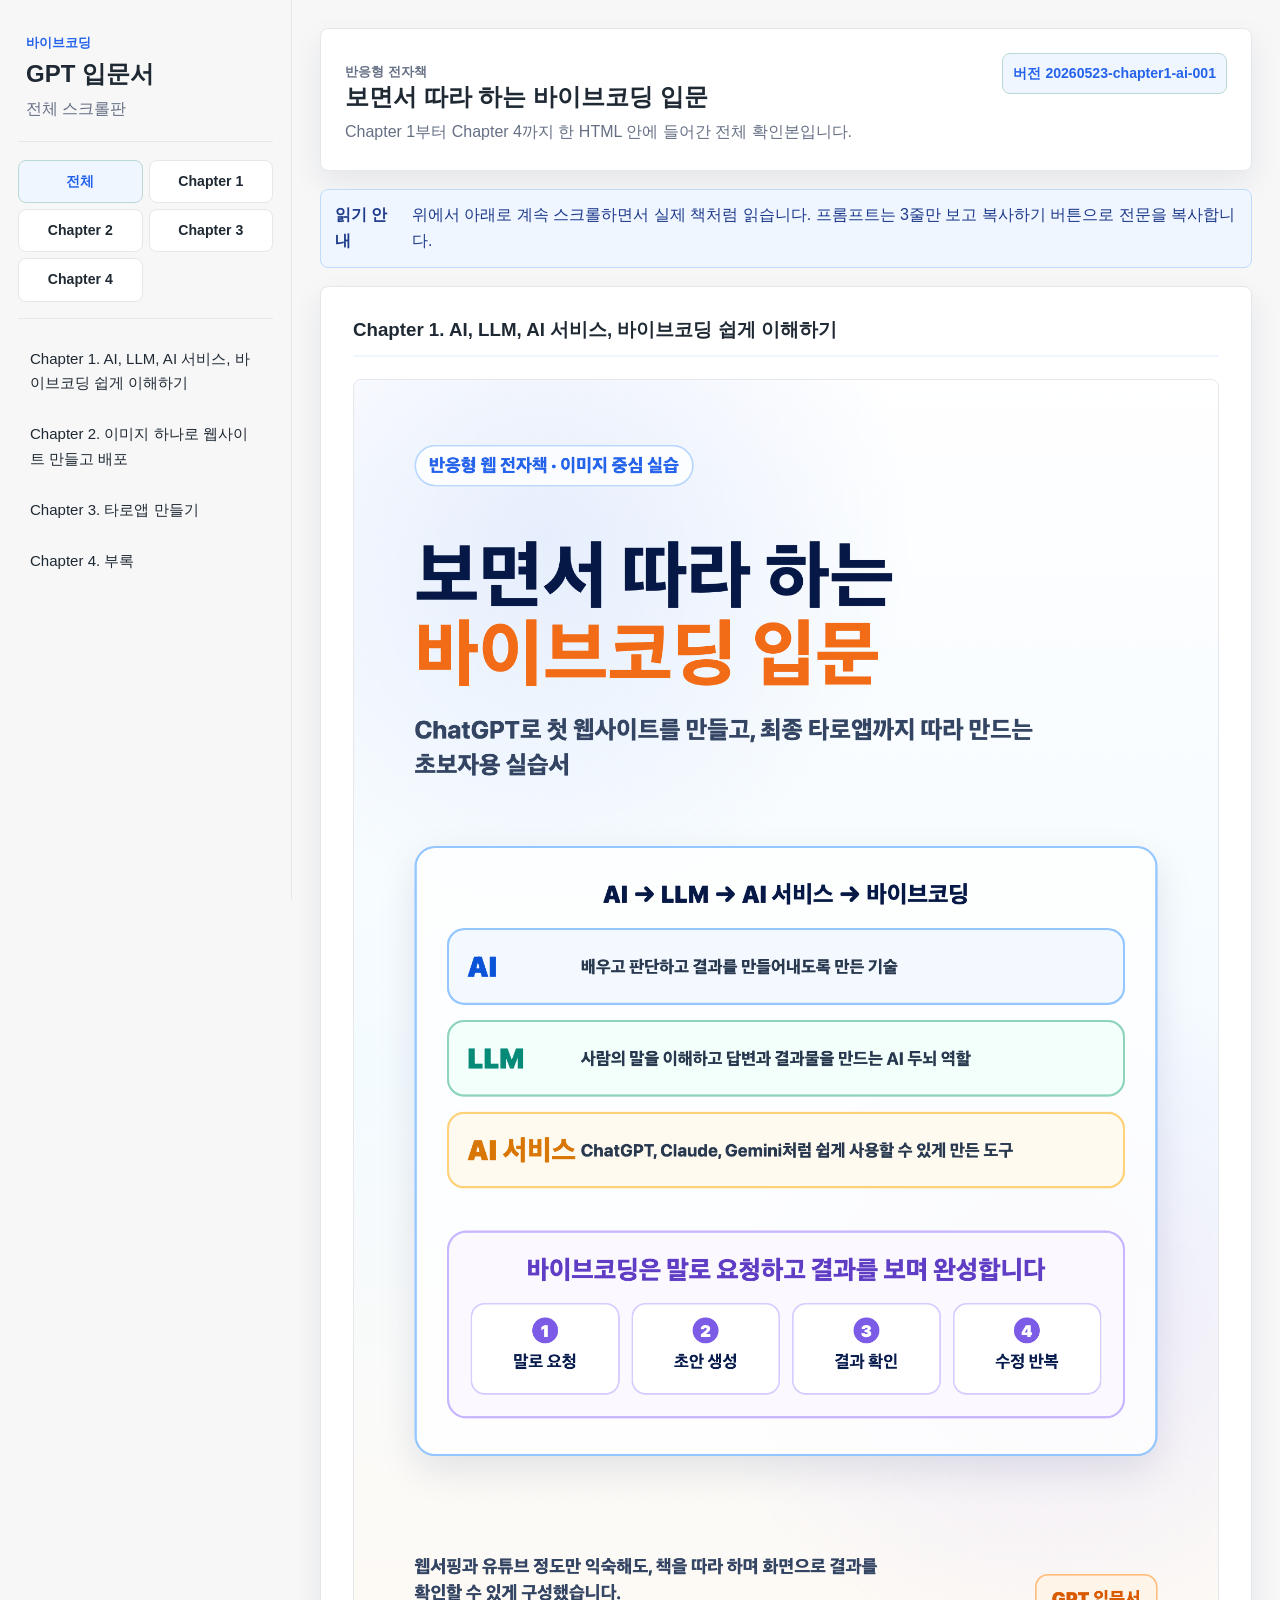
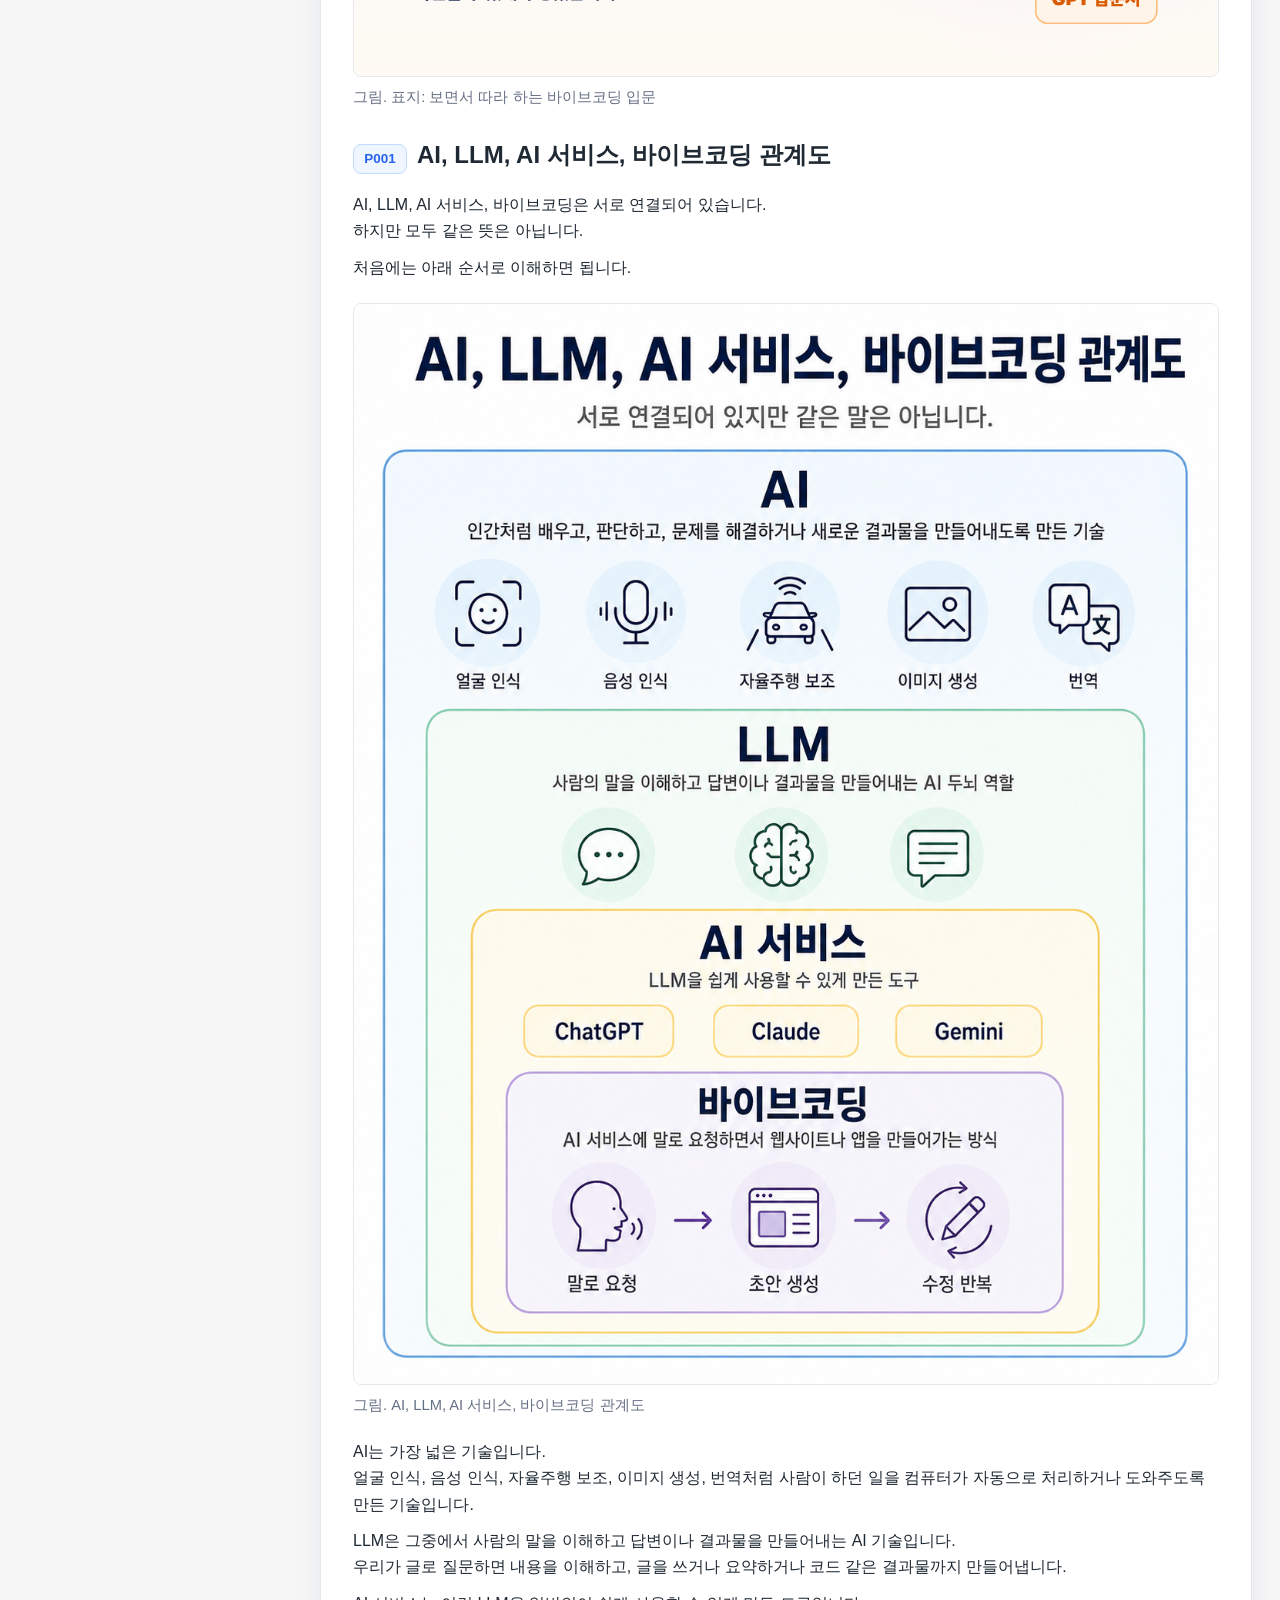
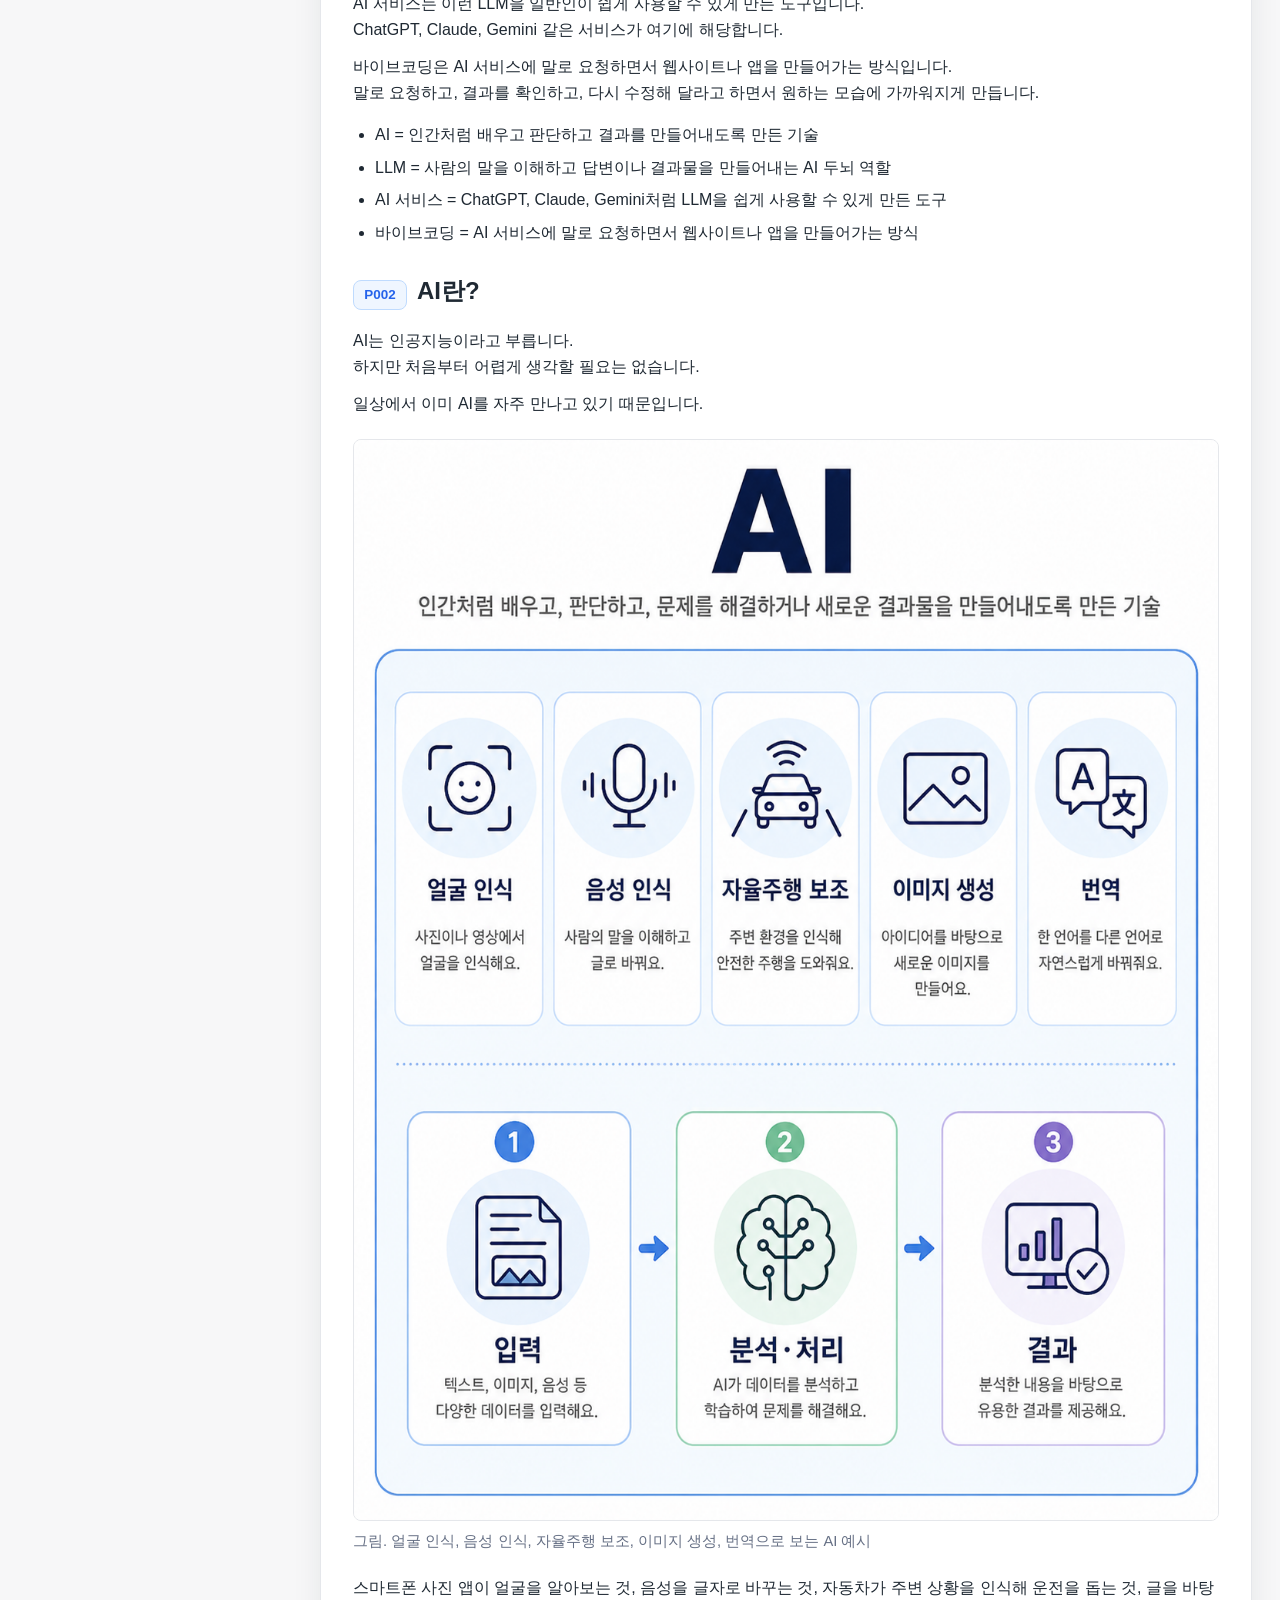
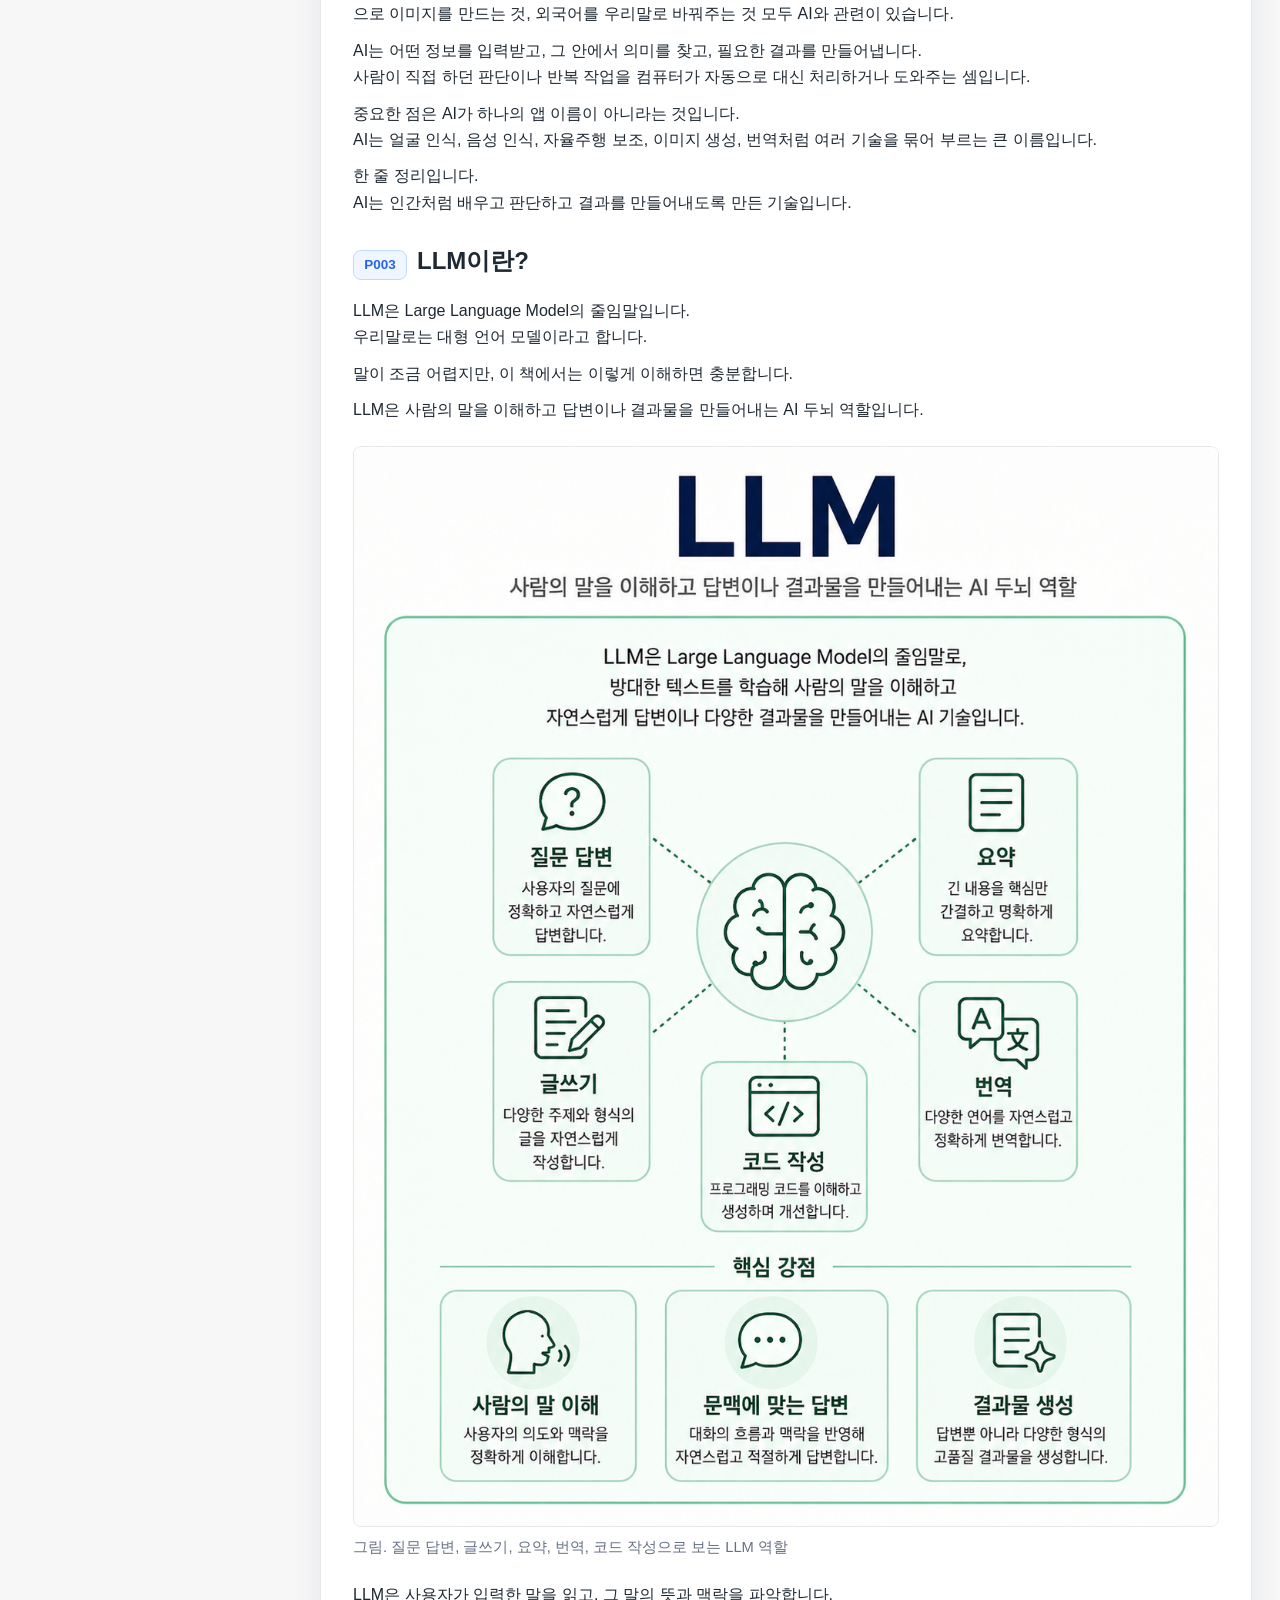
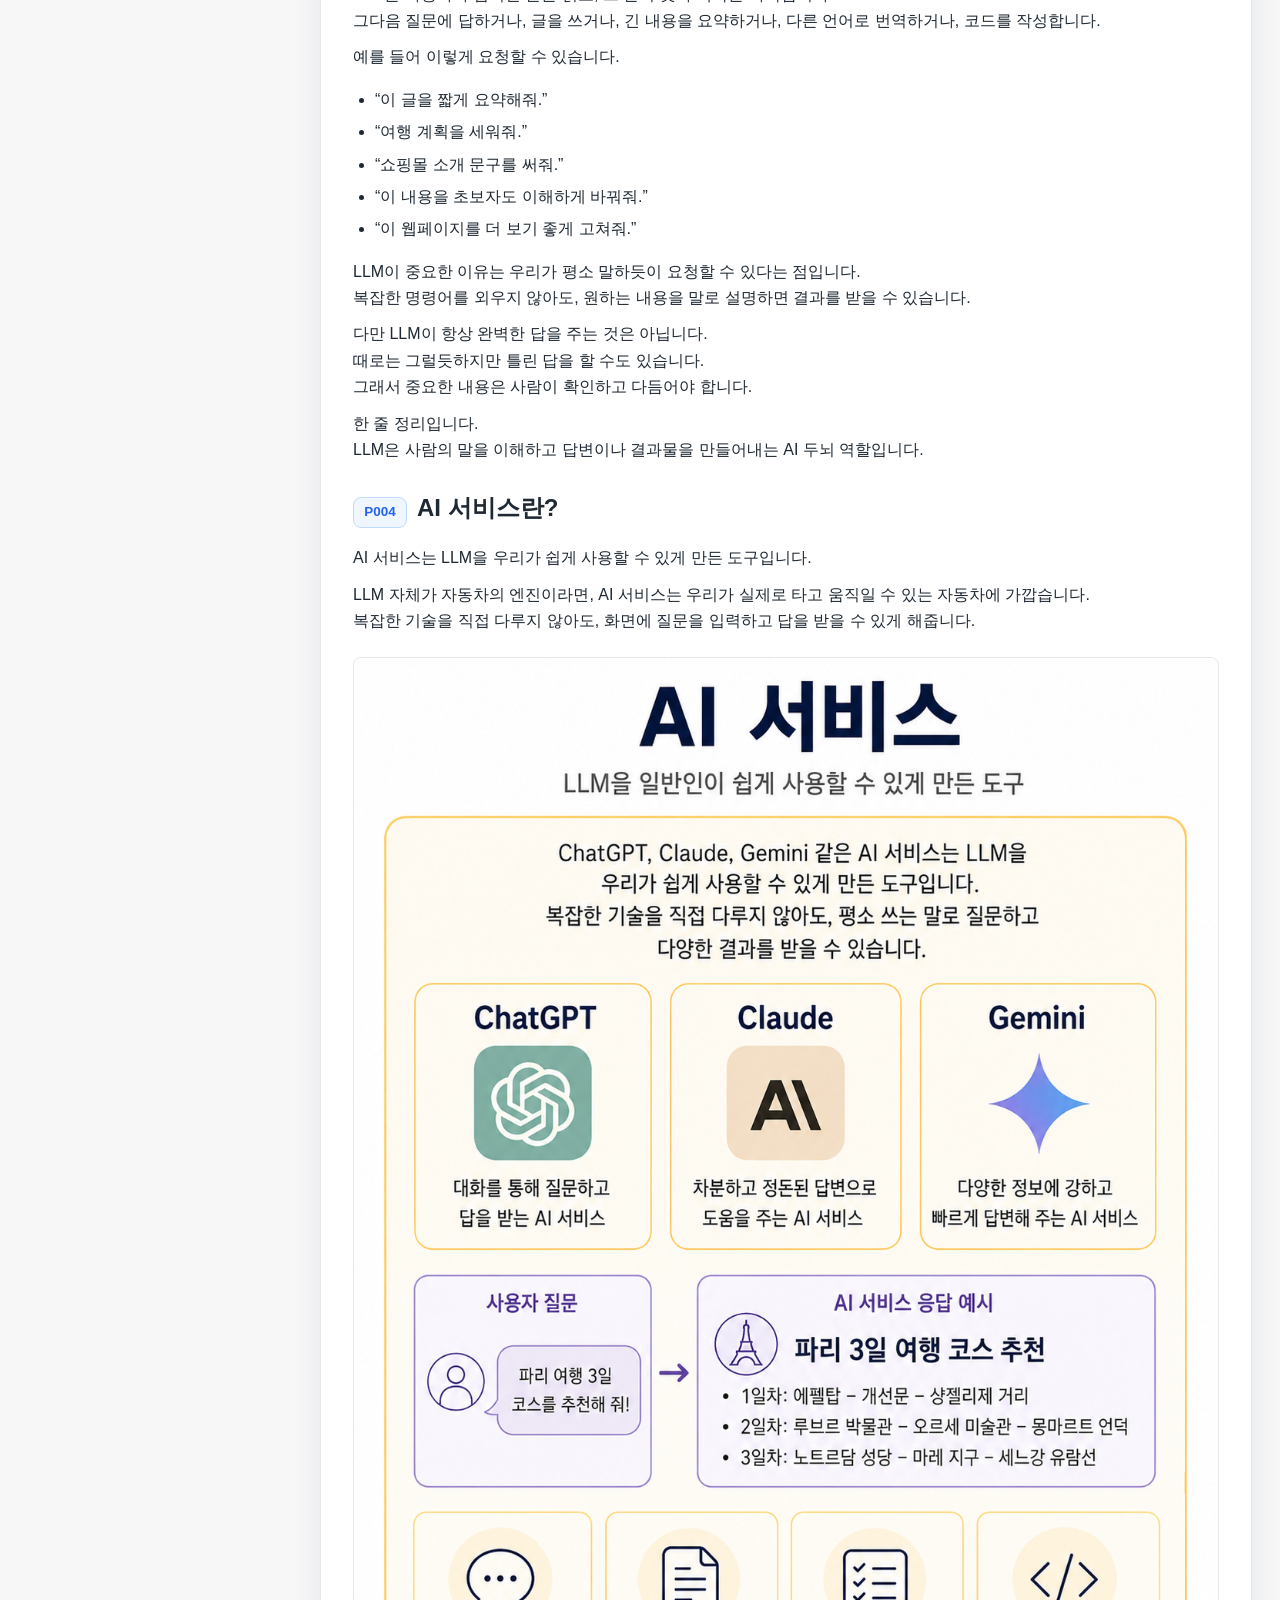
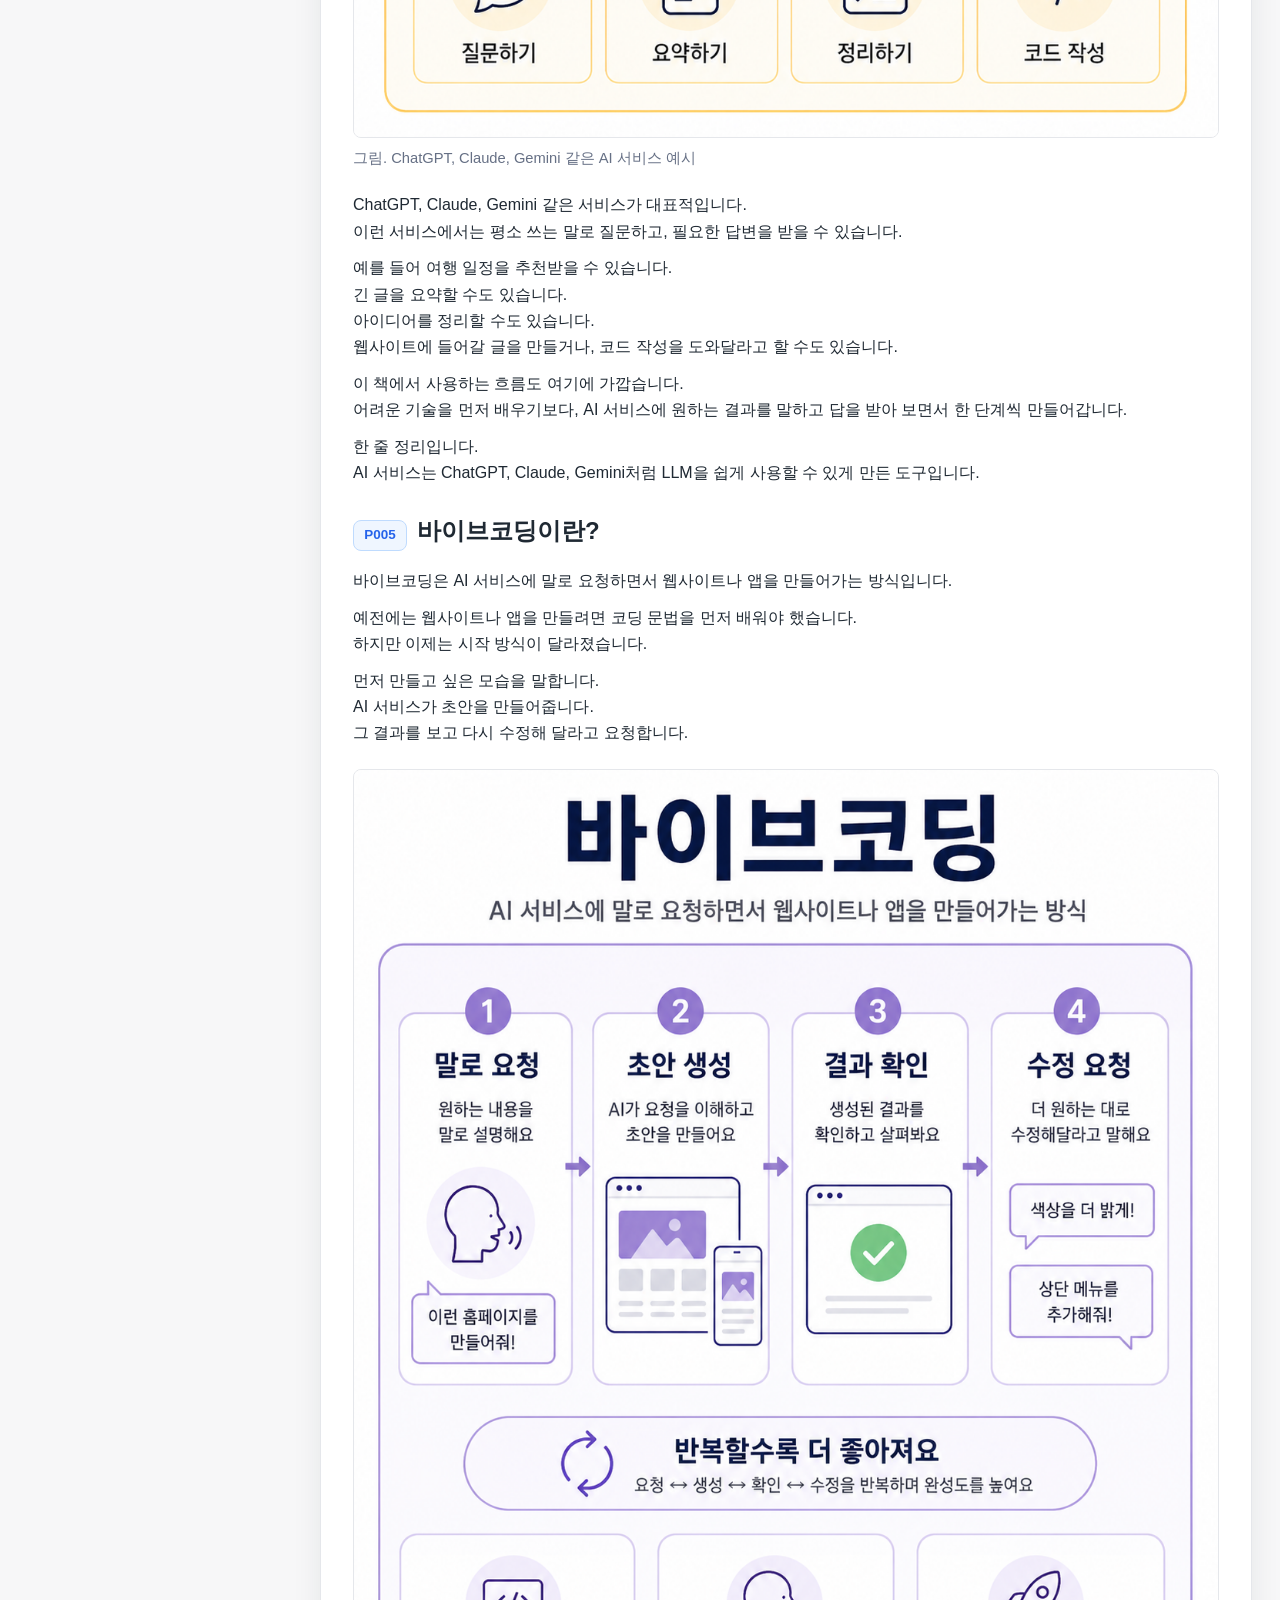
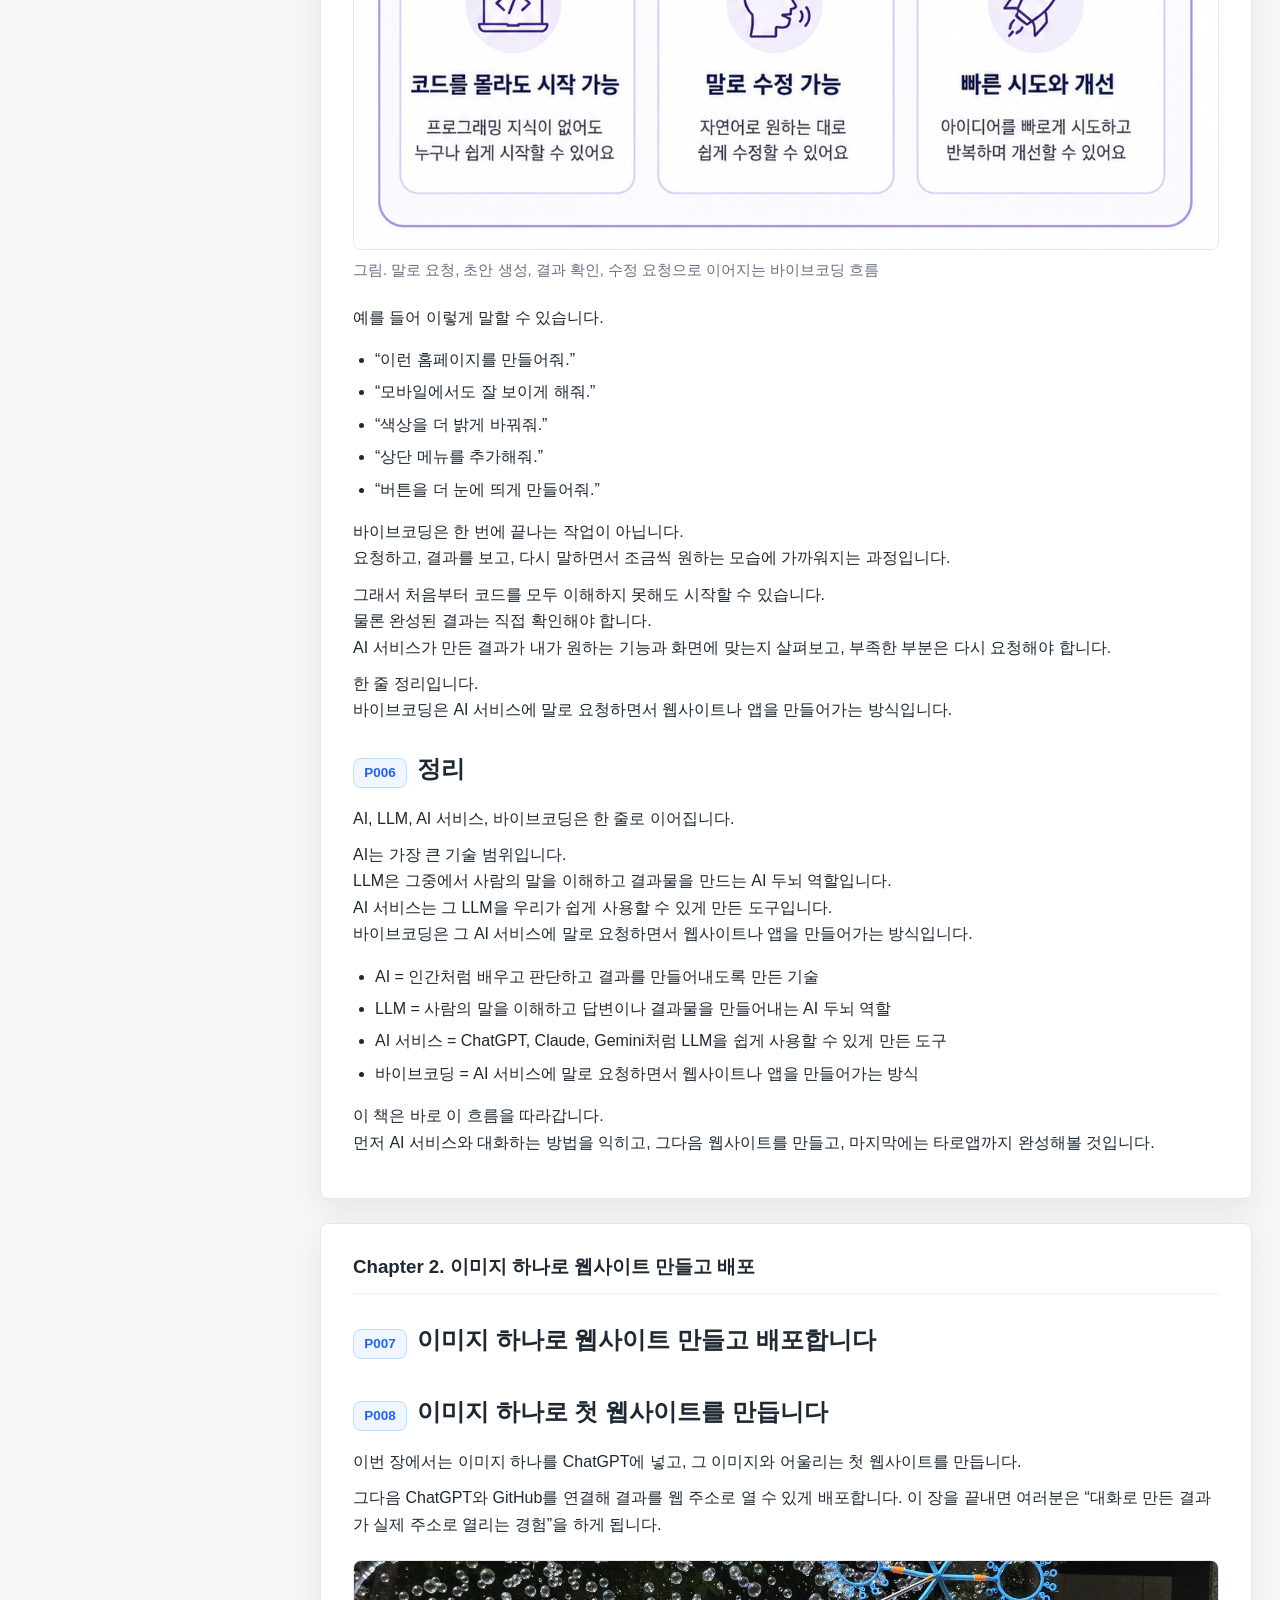
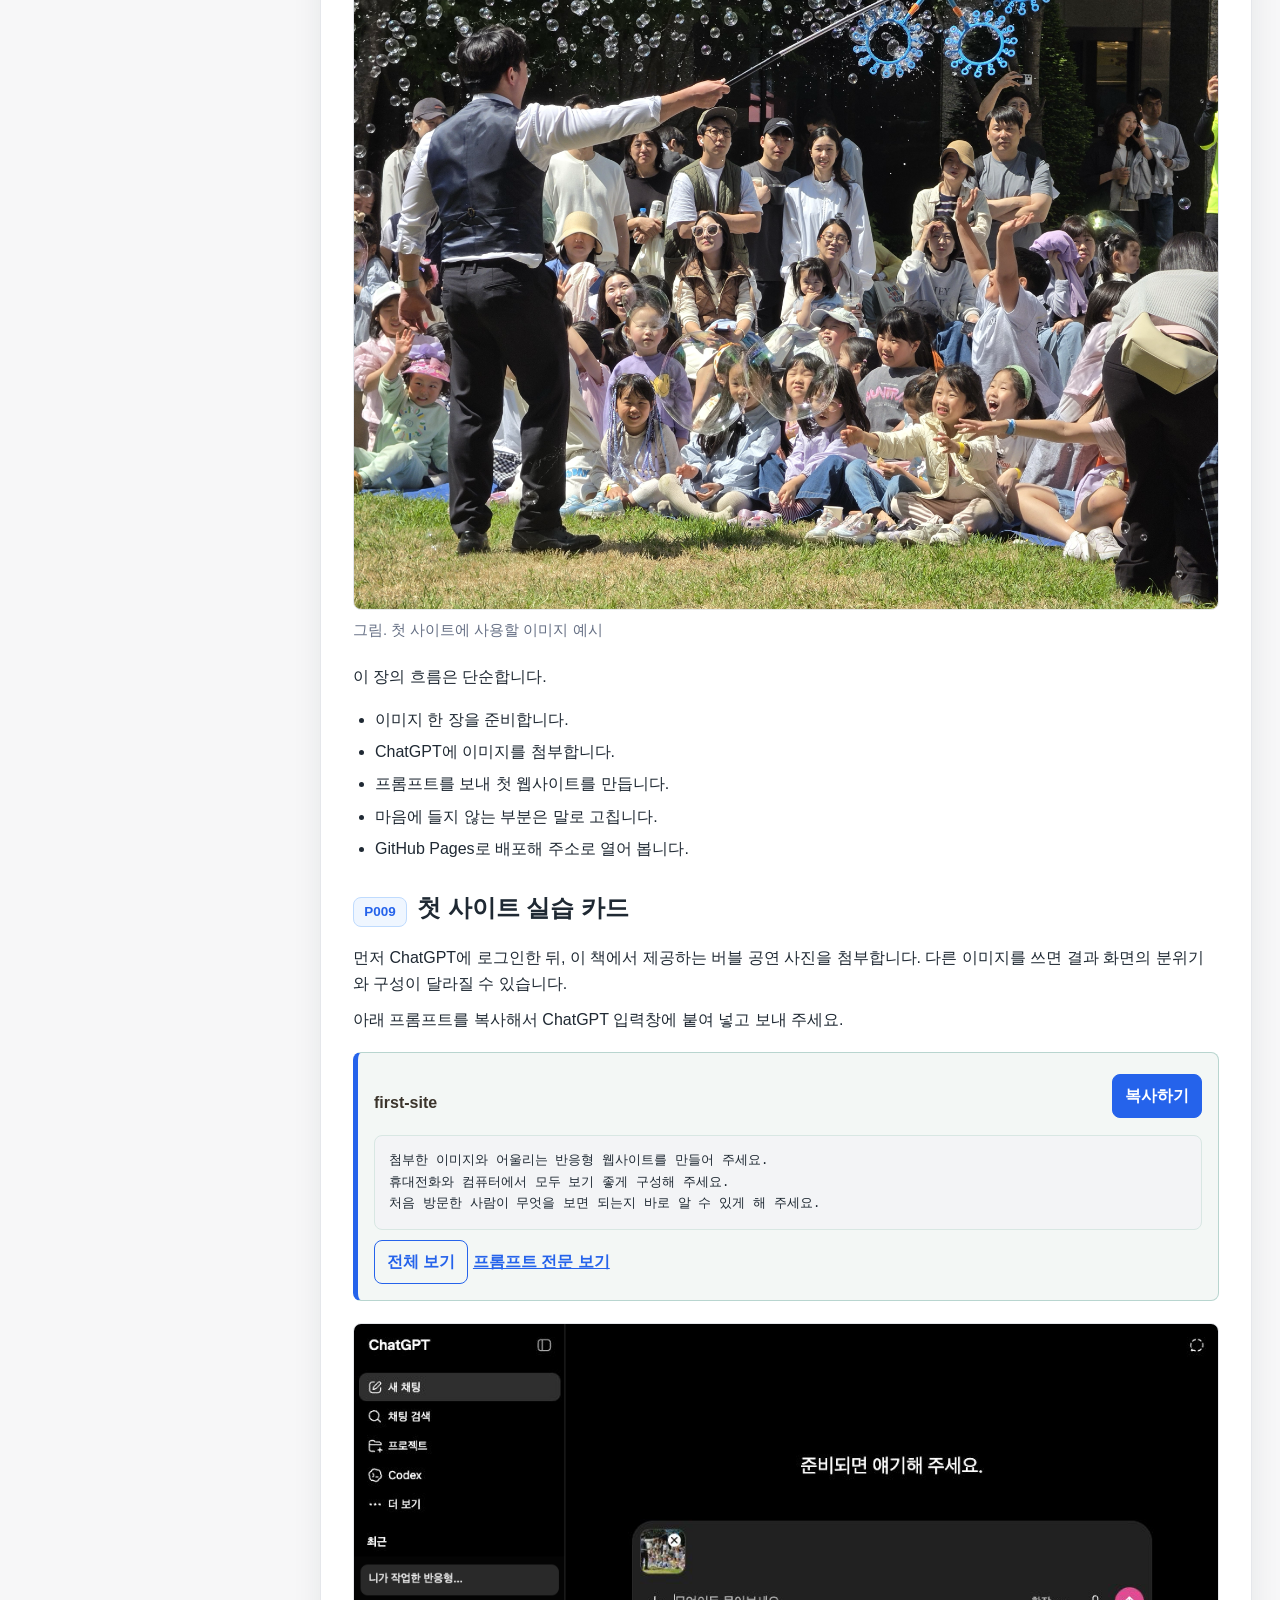
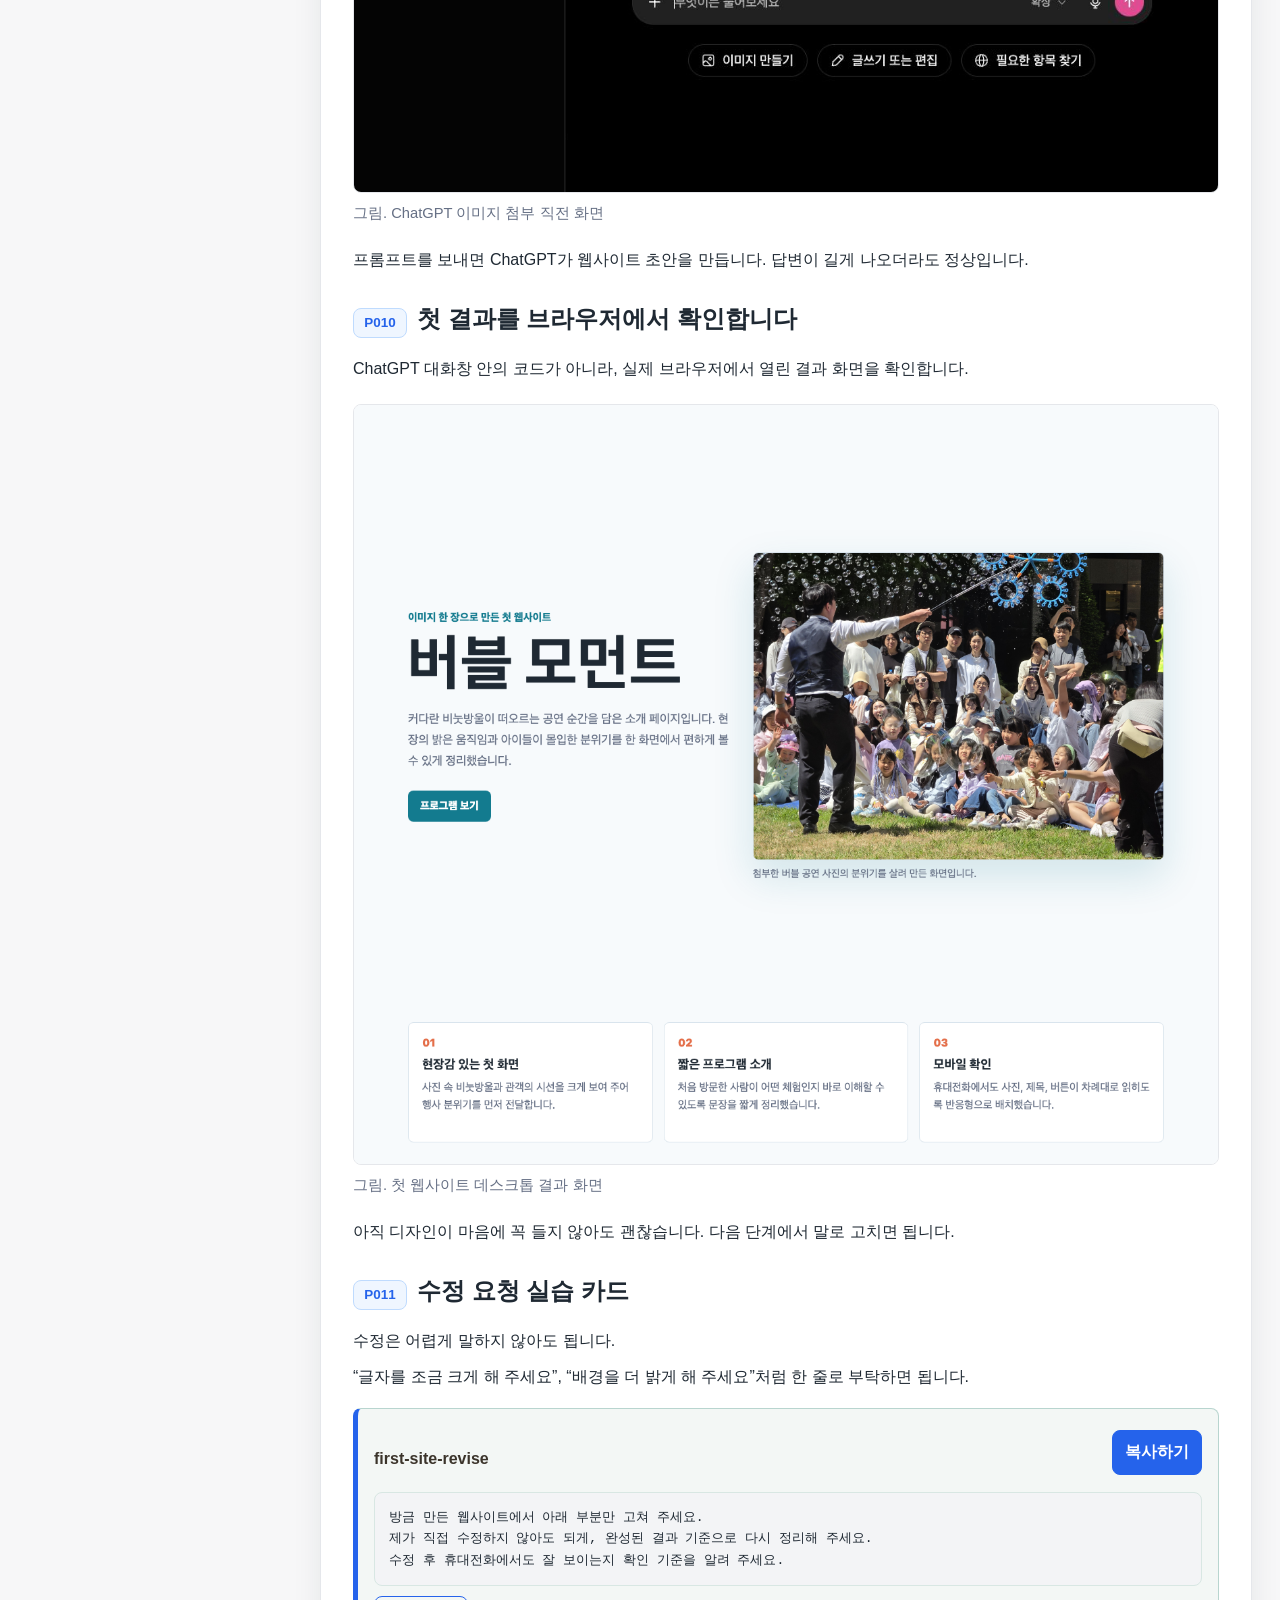
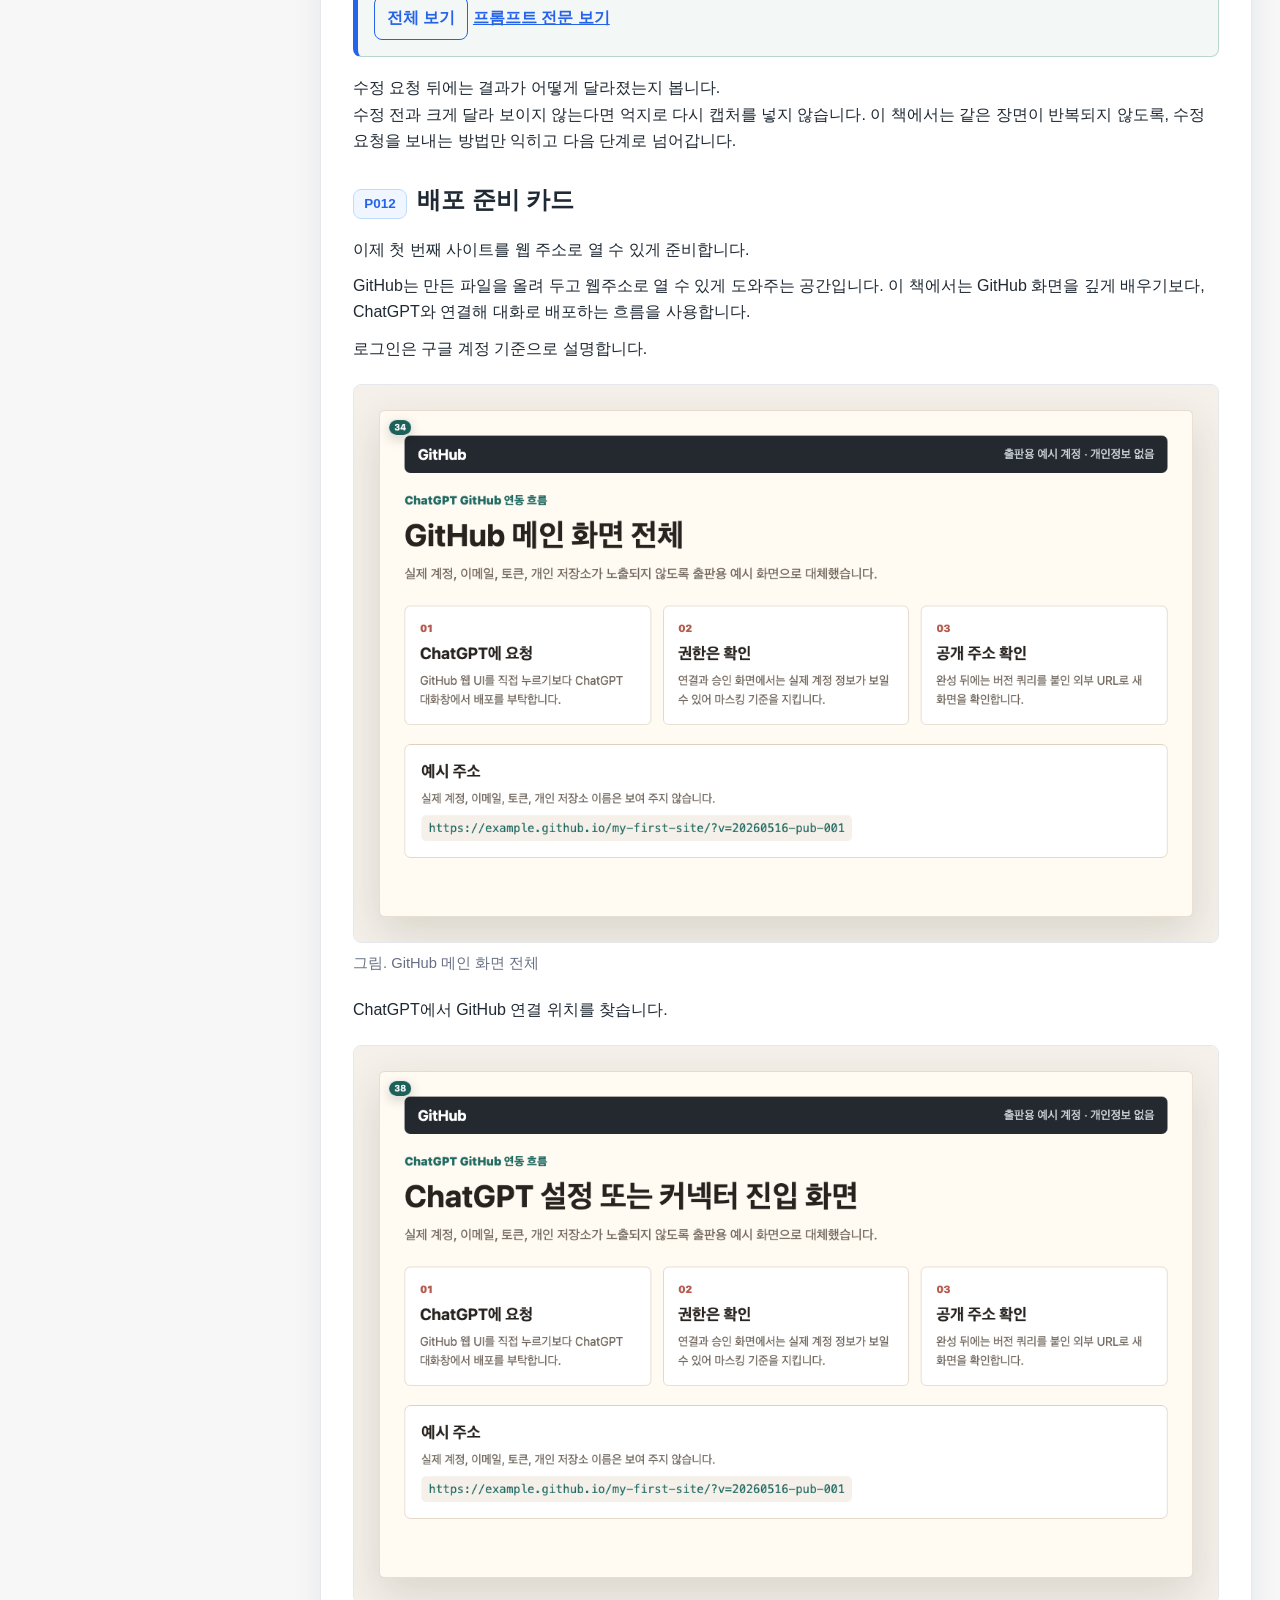
<file: webbook/index.html>
<!doctype html>
<html lang="ko">
  <head>
    <meta charset="utf-8">
    <meta name="viewport" content="width=device-width, initial-scale=1">
    <meta http-equiv="Cache-Control" content="no-cache, no-store, must-revalidate">
    <meta http-equiv="Pragma" content="no-cache">
    <meta http-equiv="Expires" content="0">
    <title>보면서 따라 하는 바이브코딩 입문 - 전체 스크롤판</title>
    <link rel="stylesheet" href="./assets/book.css?v=20260523-chapter1-ai-001">
  </head>
  <body>
    <!-- build: 20260523-chapter1-ai-001 -->
    <a class="skip-link" href="#book-content">본문으로 바로가기</a>
    <div class="app-shell">
      <aside class="book-sidebar" aria-label="전자책 목차">
        <div class="brand-block">
          <p class="series-label">바이브코딩</p>
          <h1>GPT 입문서</h1>
          <p>전체 스크롤판</p>
        </div>
        <nav class="mode-nav" aria-label="보기 방식"><a class="is-active" href="./index.html?v=20260523-chapter1-ai-001">전체</a>
<a class="" href="./chapter1.html?v=20260523-chapter1-ai-001">Chapter 1</a>
<a class="" href="./chapter2.html?v=20260523-chapter1-ai-001">Chapter 2</a>
<a class="" href="./chapter3.html?v=20260523-chapter1-ai-001">Chapter 3</a>
<a class="" href="./chapter4.html?v=20260523-chapter1-ai-001">Chapter 4</a></nav>
        <nav id="chapter-nav" class="chapter-nav"><a class="" href="#chapter-01_chapter1">Chapter 1. AI, LLM, AI 서비스, 바이브코딩 쉽게 이해하기</a>
<a class="" href="#chapter-02_chapter2">Chapter 2. 이미지 하나로 웹사이트 만들고 배포</a>
<a class="" href="#chapter-03_chapter3">Chapter 3. 타로앱 만들기</a>
<a class="" href="#chapter-04_chapter4">Chapter 4. 부록</a></nav>
      </aside>

      <main class="book-main">
        <header class="book-header">
          <div>
            <p class="eyebrow">반응형 전자책</p>
            <h2>보면서 따라 하는 바이브코딩 입문</h2>
            <p>Chapter 1부터 Chapter 4까지 한 HTML 안에 들어간 전체 확인본입니다.</p>
          </div>
          <div class="build-badge" aria-label="빌드 번호">버전 20260523-chapter1-ai-001</div>
        </header>

        <section class="reader-note" aria-label="읽기 안내">
          <strong>읽기 안내</strong>
          <span>위에서 아래로 계속 스크롤하면서 실제 책처럼 읽습니다. 프롬프트는 3줄만 보고 복사하기 버튼으로 전문을 복사합니다.</span>
        </section>

        <article id="book-content" class="book-content">

    <section id="chapter-01_chapter1" class="chapter" data-chapter="01_chapter1">
      <h1>Chapter 1. AI, LLM, AI 서비스, 바이브코딩 쉽게 이해하기</h1>
      
    <figure class="image-frame" data-image-src="./images/cover.png">
      <img src="./images/cover.png?v=20260523-chapter1-ai-001" alt="표지: 보면서 따라 하는 바이브코딩 입문" loading="lazy">
      <figcaption>그림. 표지: 보면서 따라 하는 바이브코딩 입문</figcaption>
    </figure>
  

    <div class="page-heading" id="page-001">
      <a class="page-number" href="#page-001" aria-label="P001">P001</a>
      <h2>AI, LLM, AI 서비스, 바이브코딩 관계도</h2>
    </div>
  
<p>AI, LLM, AI 서비스, 바이브코딩은 서로 연결되어 있습니다.<br>하지만 모두 같은 뜻은 아닙니다.</p>
<p>처음에는 아래 순서로 이해하면 됩니다.</p>

    <figure class="image-frame" data-image-src="./images/ch01_01_ai_llm_ai_service_vibecoding_relation.png">
      <img src="./images/ch01_01_ai_llm_ai_service_vibecoding_relation.png?v=20260523-chapter1-ai-001" alt="AI, LLM, AI 서비스, 바이브코딩 관계도" loading="lazy">
      <figcaption>그림. AI, LLM, AI 서비스, 바이브코딩 관계도</figcaption>
    </figure>
  
<p>AI는 가장 넓은 기술입니다.<br>얼굴 인식, 음성 인식, 자율주행 보조, 이미지 생성, 번역처럼 사람이 하던 일을 컴퓨터가 자동으로 처리하거나 도와주도록 만든 기술입니다.</p>
<p>LLM은 그중에서 사람의 말을 이해하고 답변이나 결과물을 만들어내는 AI 기술입니다.<br>우리가 글로 질문하면 내용을 이해하고, 글을 쓰거나 요약하거나 코드 같은 결과물까지 만들어냅니다.</p>
<p>AI 서비스는 이런 LLM을 일반인이 쉽게 사용할 수 있게 만든 도구입니다.<br>ChatGPT, Claude, Gemini 같은 서비스가 여기에 해당합니다.</p>
<p>바이브코딩은 AI 서비스에 말로 요청하면서 웹사이트나 앱을 만들어가는 방식입니다.<br>말로 요청하고, 결과를 확인하고, 다시 수정해 달라고 하면서 원하는 모습에 가까워지게 만듭니다.</p>
<ul>
<li>AI = 인간처럼 배우고 판단하고 결과를 만들어내도록 만든 기술</li>
<li>LLM = 사람의 말을 이해하고 답변이나 결과물을 만들어내는 AI 두뇌 역할</li>
<li>AI 서비스 = ChatGPT, Claude, Gemini처럼 LLM을 쉽게 사용할 수 있게 만든 도구</li>
<li>바이브코딩 = AI 서비스에 말로 요청하면서 웹사이트나 앱을 만들어가는 방식</li>
</ul>

    <div class="page-heading" id="page-002">
      <a class="page-number" href="#page-002" aria-label="P002">P002</a>
      <h2>AI란?</h2>
    </div>
  
<p>AI는 인공지능이라고 부릅니다.<br>하지만 처음부터 어렵게 생각할 필요는 없습니다.</p>
<p>일상에서 이미 AI를 자주 만나고 있기 때문입니다.</p>

    <figure class="image-frame" data-image-src="./images/ch01_02_ai_examples.png">
      <img src="./images/ch01_02_ai_examples.png?v=20260523-chapter1-ai-001" alt="얼굴 인식, 음성 인식, 자율주행 보조, 이미지 생성, 번역으로 보는 AI 예시" loading="lazy">
      <figcaption>그림. 얼굴 인식, 음성 인식, 자율주행 보조, 이미지 생성, 번역으로 보는 AI 예시</figcaption>
    </figure>
  
<p>스마트폰 사진 앱이 얼굴을 알아보는 것, 음성을 글자로 바꾸는 것, 자동차가 주변 상황을 인식해 운전을 돕는 것, 글을 바탕으로 이미지를 만드는 것, 외국어를 우리말로 바꿔주는 것 모두 AI와 관련이 있습니다.</p>
<p>AI는 어떤 정보를 입력받고, 그 안에서 의미를 찾고, 필요한 결과를 만들어냅니다.<br>사람이 직접 하던 판단이나 반복 작업을 컴퓨터가 자동으로 대신 처리하거나 도와주는 셈입니다.</p>
<p>중요한 점은 AI가 하나의 앱 이름이 아니라는 것입니다.<br>AI는 얼굴 인식, 음성 인식, 자율주행 보조, 이미지 생성, 번역처럼 여러 기술을 묶어 부르는 큰 이름입니다.</p>
<p>한 줄 정리입니다.<br>AI는 인간처럼 배우고 판단하고 결과를 만들어내도록 만든 기술입니다.</p>

    <div class="page-heading" id="page-003">
      <a class="page-number" href="#page-003" aria-label="P003">P003</a>
      <h2>LLM이란?</h2>
    </div>
  
<p>LLM은 Large Language Model의 줄임말입니다.<br>우리말로는 대형 언어 모델이라고 합니다.</p>
<p>말이 조금 어렵지만, 이 책에서는 이렇게 이해하면 충분합니다.</p>
<p>LLM은 사람의 말을 이해하고 답변이나 결과물을 만들어내는 AI 두뇌 역할입니다.</p>

    <figure class="image-frame" data-image-src="./images/ch01_03_llm_role.png">
      <img src="./images/ch01_03_llm_role.png?v=20260523-chapter1-ai-001" alt="질문 답변, 글쓰기, 요약, 번역, 코드 작성으로 보는 LLM 역할" loading="lazy">
      <figcaption>그림. 질문 답변, 글쓰기, 요약, 번역, 코드 작성으로 보는 LLM 역할</figcaption>
    </figure>
  
<p>LLM은 사용자가 입력한 말을 읽고, 그 말의 뜻과 맥락을 파악합니다.<br>그다음 질문에 답하거나, 글을 쓰거나, 긴 내용을 요약하거나, 다른 언어로 번역하거나, 코드를 작성합니다.</p>
<p>예를 들어 이렇게 요청할 수 있습니다.</p>
<ul>
<li>“이 글을 짧게 요약해줘.”</li>
<li>“여행 계획을 세워줘.”</li>
<li>“쇼핑몰 소개 문구를 써줘.”</li>
<li>“이 내용을 초보자도 이해하게 바꿔줘.”</li>
<li>“이 웹페이지를 더 보기 좋게 고쳐줘.”</li>
</ul>
<p>LLM이 중요한 이유는 우리가 평소 말하듯이 요청할 수 있다는 점입니다.<br>복잡한 명령어를 외우지 않아도, 원하는 내용을 말로 설명하면 결과를 받을 수 있습니다.</p>
<p>다만 LLM이 항상 완벽한 답을 주는 것은 아닙니다.<br>때로는 그럴듯하지만 틀린 답을 할 수도 있습니다.<br>그래서 중요한 내용은 사람이 확인하고 다듬어야 합니다.</p>
<p>한 줄 정리입니다.<br>LLM은 사람의 말을 이해하고 답변이나 결과물을 만들어내는 AI 두뇌 역할입니다.</p>

    <div class="page-heading" id="page-004">
      <a class="page-number" href="#page-004" aria-label="P004">P004</a>
      <h2>AI 서비스란?</h2>
    </div>
  
<p>AI 서비스는 LLM을 우리가 쉽게 사용할 수 있게 만든 도구입니다.</p>
<p>LLM 자체가 자동차의 엔진이라면, AI 서비스는 우리가 실제로 타고 움직일 수 있는 자동차에 가깝습니다.<br>복잡한 기술을 직접 다루지 않아도, 화면에 질문을 입력하고 답을 받을 수 있게 해줍니다.</p>

    <figure class="image-frame" data-image-src="./images/ch01_04_ai_service.png">
      <img src="./images/ch01_04_ai_service.png?v=20260523-chapter1-ai-001" alt="ChatGPT, Claude, Gemini 같은 AI 서비스 예시" loading="lazy">
      <figcaption>그림. ChatGPT, Claude, Gemini 같은 AI 서비스 예시</figcaption>
    </figure>
  
<p>ChatGPT, Claude, Gemini 같은 서비스가 대표적입니다.<br>이런 서비스에서는 평소 쓰는 말로 질문하고, 필요한 답변을 받을 수 있습니다.</p>
<p>예를 들어 여행 일정을 추천받을 수 있습니다.<br>긴 글을 요약할 수도 있습니다.<br>아이디어를 정리할 수도 있습니다.<br>웹사이트에 들어갈 글을 만들거나, 코드 작성을 도와달라고 할 수도 있습니다.</p>
<p>이 책에서 사용하는 흐름도 여기에 가깝습니다.<br>어려운 기술을 먼저 배우기보다, AI 서비스에 원하는 결과를 말하고 답을 받아 보면서 한 단계씩 만들어갑니다.</p>
<p>한 줄 정리입니다.<br>AI 서비스는 ChatGPT, Claude, Gemini처럼 LLM을 쉽게 사용할 수 있게 만든 도구입니다.</p>

    <div class="page-heading" id="page-005">
      <a class="page-number" href="#page-005" aria-label="P005">P005</a>
      <h2>바이브코딩이란?</h2>
    </div>
  
<p>바이브코딩은 AI 서비스에 말로 요청하면서 웹사이트나 앱을 만들어가는 방식입니다.</p>
<p>예전에는 웹사이트나 앱을 만들려면 코딩 문법을 먼저 배워야 했습니다.<br>하지만 이제는 시작 방식이 달라졌습니다.</p>
<p>먼저 만들고 싶은 모습을 말합니다.<br>AI 서비스가 초안을 만들어줍니다.<br>그 결과를 보고 다시 수정해 달라고 요청합니다.</p>

    <figure class="image-frame" data-image-src="./images/ch01_05_vibecoding_flow.png">
      <img src="./images/ch01_05_vibecoding_flow.png?v=20260523-chapter1-ai-001" alt="말로 요청, 초안 생성, 결과 확인, 수정 요청으로 이어지는 바이브코딩 흐름" loading="lazy">
      <figcaption>그림. 말로 요청, 초안 생성, 결과 확인, 수정 요청으로 이어지는 바이브코딩 흐름</figcaption>
    </figure>
  
<p>예를 들어 이렇게 말할 수 있습니다.</p>
<ul>
<li>“이런 홈페이지를 만들어줘.”</li>
<li>“모바일에서도 잘 보이게 해줘.”</li>
<li>“색상을 더 밝게 바꿔줘.”</li>
<li>“상단 메뉴를 추가해줘.”</li>
<li>“버튼을 더 눈에 띄게 만들어줘.”</li>
</ul>
<p>바이브코딩은 한 번에 끝나는 작업이 아닙니다.<br>요청하고, 결과를 보고, 다시 말하면서 조금씩 원하는 모습에 가까워지는 과정입니다.</p>
<p>그래서 처음부터 코드를 모두 이해하지 못해도 시작할 수 있습니다.<br>물론 완성된 결과는 직접 확인해야 합니다.<br>AI 서비스가 만든 결과가 내가 원하는 기능과 화면에 맞는지 살펴보고, 부족한 부분은 다시 요청해야 합니다.</p>
<p>한 줄 정리입니다.<br>바이브코딩은 AI 서비스에 말로 요청하면서 웹사이트나 앱을 만들어가는 방식입니다.</p>

    <div class="page-heading" id="page-006">
      <a class="page-number" href="#page-006" aria-label="P006">P006</a>
      <h2>정리</h2>
    </div>
  
<p>AI, LLM, AI 서비스, 바이브코딩은 한 줄로 이어집니다.</p>
<p>AI는 가장 큰 기술 범위입니다.<br>LLM은 그중에서 사람의 말을 이해하고 결과물을 만드는 AI 두뇌 역할입니다.<br>AI 서비스는 그 LLM을 우리가 쉽게 사용할 수 있게 만든 도구입니다.<br>바이브코딩은 그 AI 서비스에 말로 요청하면서 웹사이트나 앱을 만들어가는 방식입니다.</p>
<ul>
<li>AI = 인간처럼 배우고 판단하고 결과를 만들어내도록 만든 기술</li>
<li>LLM = 사람의 말을 이해하고 답변이나 결과물을 만들어내는 AI 두뇌 역할</li>
<li>AI 서비스 = ChatGPT, Claude, Gemini처럼 LLM을 쉽게 사용할 수 있게 만든 도구</li>
<li>바이브코딩 = AI 서비스에 말로 요청하면서 웹사이트나 앱을 만들어가는 방식</li>
</ul>
<p>이 책은 바로 이 흐름을 따라갑니다.<br>먼저 AI 서비스와 대화하는 방법을 익히고, 그다음 웹사이트를 만들고, 마지막에는 타로앱까지 완성해볼 것입니다.</p>
    </section>
  

    <section id="chapter-02_chapter2" class="chapter" data-chapter="02_chapter2">
      <h1>Chapter 2. 이미지 하나로 웹사이트 만들고 배포</h1>
      
    <div class="page-heading" id="page-007">
      <a class="page-number" href="#page-007" aria-label="P007">P007</a>
      <h2>이미지 하나로 웹사이트 만들고 배포합니다</h2>
    </div>
  

    <div class="page-heading" id="page-008">
      <a class="page-number" href="#page-008" aria-label="P008">P008</a>
      <h2>이미지 하나로 첫 웹사이트를 만듭니다</h2>
    </div>
  
<p>이번 장에서는 이미지 하나를 ChatGPT에 넣고, 그 이미지와 어울리는 첫 웹사이트를 만듭니다.</p>
<p>그다음 ChatGPT와 GitHub를 연결해 결과를 웹 주소로 열 수 있게 배포합니다. 이 장을 끝내면 여러분은 “대화로 만든 결과가 실제 주소로 열리는 경험”을 하게 됩니다.</p>

    <figure class="image-frame" data-image-src="./images/ch02_02_select_image.png">
      <img src="./images/ch02_02_select_image.png?v=20260523-chapter1-ai-001" alt="첫 사이트에 사용할 이미지 예시" loading="lazy">
      <figcaption>그림. 첫 사이트에 사용할 이미지 예시</figcaption>
    </figure>
  
<p>이 장의 흐름은 단순합니다.</p>
<ul>
<li>이미지 한 장을 준비합니다.</li>
<li>ChatGPT에 이미지를 첨부합니다.</li>
<li>프롬프트를 보내 첫 웹사이트를 만듭니다.</li>
<li>마음에 들지 않는 부분은 말로 고칩니다.</li>
<li>GitHub Pages로 배포해 주소로 열어 봅니다.</li>
</ul>

    <div class="page-heading" id="page-009">
      <a class="page-number" href="#page-009" aria-label="P009">P009</a>
      <h2>첫 사이트 실습 카드</h2>
    </div>
  
<p>먼저 ChatGPT에 로그인한 뒤, 이 책에서 제공하는 버블 공연 사진을 첨부합니다. 다른 이미지를 쓰면 결과 화면의 분위기와 구성이 달라질 수 있습니다.</p>
<p>아래 프롬프트를 복사해서 ChatGPT 입력창에 붙여 넣고 보내 주세요.</p>

    <section class="prompt-card" data-prompt-id="first-site">
      <div class="prompt-card__header">
        <h3 class="prompt-card__title">first-site</h3>
        <button class="prompt-card__copy" type="button" data-copy-value="첨부한 버블 공연 사진과 어울리는 반응형 웹사이트를 만들어 주세요.
휴대전화와 컴퓨터에서 모두 보기 좋게 구성해 주세요.
처음 방문한 사람이 무엇을 보면 되는지 바로 알 수 있게 해 주세요.

저는 코딩을 직접 수정할 줄 모르는 초보자입니다.
첨부한 이미지는 야외에서 비눗방울 공연을 보는 장면입니다.
이 사진을 참고해서 한 페이지짜리 소개 웹사이트를 만들어 주세요.
사이트에는 큰 제목, 짧은 소개 문장, 이미지가 돋보이는 영역, 행동을 유도하는 버튼 1개가 있으면 좋겠습니다.
분위기는 밝고 깔끔하게 잡아 주세요.
너무 복잡한 기능은 넣지 말고, 처음 보는 사람도 편하게 읽을 수 있게 해 주세요.
결과는 나중에 GitHub Pages로 올릴 수 있는 웹사이트 형태로 정리해 주세요.
완성 후에는 제가 확인해야 할 항목을 짧은 체크리스트로 알려 주세요.">복사하기</button>
      </div>
      <pre class="prompt-card__preview">첨부한 이미지와 어울리는 반응형 웹사이트를 만들어 주세요.
휴대전화와 컴퓨터에서 모두 보기 좋게 구성해 주세요.
처음 방문한 사람이 무엇을 보면 되는지 바로 알 수 있게 해 주세요.</pre>
      <button class="prompt-card__toggle" type="button">전체 보기</button>
      <pre class="prompt-card__full" hidden>첨부한 버블 공연 사진과 어울리는 반응형 웹사이트를 만들어 주세요.
휴대전화와 컴퓨터에서 모두 보기 좋게 구성해 주세요.
처음 방문한 사람이 무엇을 보면 되는지 바로 알 수 있게 해 주세요.

저는 코딩을 직접 수정할 줄 모르는 초보자입니다.
첨부한 이미지는 야외에서 비눗방울 공연을 보는 장면입니다.
이 사진을 참고해서 한 페이지짜리 소개 웹사이트를 만들어 주세요.
사이트에는 큰 제목, 짧은 소개 문장, 이미지가 돋보이는 영역, 행동을 유도하는 버튼 1개가 있으면 좋겠습니다.
분위기는 밝고 깔끔하게 잡아 주세요.
너무 복잡한 기능은 넣지 말고, 처음 보는 사람도 편하게 읽을 수 있게 해 주세요.
결과는 나중에 GitHub Pages로 올릴 수 있는 웹사이트 형태로 정리해 주세요.
완성 후에는 제가 확인해야 할 항목을 짧은 체크리스트로 알려 주세요.</pre>
      <a class="prompt-card__epub-link" href="../prompts/first-site.md?v=20260523-chapter1-ai-001">프롬프트 전문 보기</a>
    </section>
  

    <figure class="image-frame" data-image-src="./images/ch02_03_attach_image.png">
      <img src="./images/ch02_03_attach_image.png?v=20260523-chapter1-ai-001" alt="ChatGPT 이미지 첨부 직전 화면" loading="lazy">
      <figcaption>그림. ChatGPT 이미지 첨부 직전 화면</figcaption>
    </figure>
  
<p>프롬프트를 보내면 ChatGPT가 웹사이트 초안을 만듭니다. 답변이 길게 나오더라도 정상입니다.</p>

    <div class="page-heading" id="page-010">
      <a class="page-number" href="#page-010" aria-label="P010">P010</a>
      <h2>첫 결과를 브라우저에서 확인합니다</h2>
    </div>
  
<p>ChatGPT 대화창 안의 코드가 아니라, 실제 브라우저에서 열린 결과 화면을 확인합니다.</p>

    <figure class="image-frame" data-image-src="./images/ch02_07_first_site_desktop.png">
      <img src="./images/ch02_07_first_site_desktop.png?v=20260523-chapter1-ai-001" alt="첫 웹사이트 데스크톱 결과 화면" loading="lazy">
      <figcaption>그림. 첫 웹사이트 데스크톱 결과 화면</figcaption>
    </figure>
  
<p>아직 디자인이 마음에 꼭 들지 않아도 괜찮습니다. 다음 단계에서 말로 고치면 됩니다.</p>

    <div class="page-heading" id="page-011">
      <a class="page-number" href="#page-011" aria-label="P011">P011</a>
      <h2>수정 요청 실습 카드</h2>
    </div>
  
<p>수정은 어렵게 말하지 않아도 됩니다.</p>
<p>“글자를 조금 크게 해 주세요”, “배경을 더 밝게 해 주세요”처럼 한 줄로 부탁하면 됩니다.</p>

    <section class="prompt-card" data-prompt-id="first-site-revise">
      <div class="prompt-card__header">
        <h3 class="prompt-card__title">first-site-revise</h3>
        <button class="prompt-card__copy" type="button" data-copy-value="방금 만든 웹사이트에서 아래 부분만 고쳐 주세요.
제가 직접 수정하지 않아도 되게, 완성된 결과 기준으로 다시 정리해 주세요.
수정 후 휴대전화에서도 잘 보이는지 확인 기준을 알려 주세요.

고치고 싶은 부분:
- [여기에 원하는 수정 내용을 한 줄로 적어 주세요. 예: 제목을 더 크게 해 주세요.]

저는 초보자라서 코드 조각만 따로 받으면 적용하기 어렵습니다.
가능하면 제가 바로 결과를 확인할 수 있게 전체 결과 기준으로 안내해 주세요.
수정이 끝나면 무엇이 달라졌는지 3가지 이내로 요약해 주세요.">복사하기</button>
      </div>
      <pre class="prompt-card__preview">방금 만든 웹사이트에서 아래 부분만 고쳐 주세요.
제가 직접 수정하지 않아도 되게, 완성된 결과 기준으로 다시 정리해 주세요.
수정 후 휴대전화에서도 잘 보이는지 확인 기준을 알려 주세요.</pre>
      <button class="prompt-card__toggle" type="button">전체 보기</button>
      <pre class="prompt-card__full" hidden>방금 만든 웹사이트에서 아래 부분만 고쳐 주세요.
제가 직접 수정하지 않아도 되게, 완성된 결과 기준으로 다시 정리해 주세요.
수정 후 휴대전화에서도 잘 보이는지 확인 기준을 알려 주세요.

고치고 싶은 부분:
- [여기에 원하는 수정 내용을 한 줄로 적어 주세요. 예: 제목을 더 크게 해 주세요.]

저는 초보자라서 코드 조각만 따로 받으면 적용하기 어렵습니다.
가능하면 제가 바로 결과를 확인할 수 있게 전체 결과 기준으로 안내해 주세요.
수정이 끝나면 무엇이 달라졌는지 3가지 이내로 요약해 주세요.</pre>
      <a class="prompt-card__epub-link" href="../prompts/first-site.md?v=20260523-chapter1-ai-001">프롬프트 전문 보기</a>
    </section>
  
<p>수정 요청 뒤에는 결과가 어떻게 달라졌는지 봅니다.<br>수정 전과 크게 달라 보이지 않는다면 억지로 다시 캡처를 넣지 않습니다. 이 책에서는 같은 장면이 반복되지 않도록, 수정 요청을 보내는 방법만 익히고 다음 단계로 넘어갑니다.</p>

    <div class="page-heading" id="page-012">
      <a class="page-number" href="#page-012" aria-label="P012">P012</a>
      <h2>배포 준비 카드</h2>
    </div>
  
<p>이제 첫 번째 사이트를 웹 주소로 열 수 있게 준비합니다.</p>
<p>GitHub는 만든 파일을 올려 두고 웹주소로 열 수 있게 도와주는 공간입니다. 이 책에서는 GitHub 화면을 깊게 배우기보다, ChatGPT와 연결해 대화로 배포하는 흐름을 사용합니다.</p>
<p>로그인은 구글 계정 기준으로 설명합니다.</p>

    <figure class="image-frame" data-image-src="./images/ch03_02_github_home.png">
      <img src="./images/ch03_02_github_home.png?v=20260523-chapter1-ai-001" alt="GitHub 메인 화면 전체" loading="lazy">
      <figcaption>그림. GitHub 메인 화면 전체</figcaption>
    </figure>
  
<p>ChatGPT에서 GitHub 연결 위치를 찾습니다.</p>

    <figure class="image-frame" data-image-src="./images/ch03_06_chatgpt_connector_entry.png">
      <img src="./images/ch03_06_chatgpt_connector_entry.png?v=20260523-chapter1-ai-001" alt="ChatGPT 설정 또는 커넥터 진입 화면" loading="lazy">
      <figcaption>그림. ChatGPT 설정 또는 커넥터 진입 화면</figcaption>
    </figure>
  
<p>GitHub 연결을 선택하고 권한 화면이 나오면 내용을 확인한 뒤 승인합니다. 이 과정은 계정 상태에 따라 화면이 조금 다를 수 있습니다.</p>

    <div class="page-heading" id="page-013">
      <a class="page-number" href="#page-013" aria-label="P013">P013</a>
      <h2>배포 요청 카드</h2>
    </div>
  
<p>연결이 끝나면 ChatGPT에게 첫 사이트를 GitHub Pages로 올려 달라고 부탁합니다.</p>

    <section class="prompt-card" data-prompt-id="github-deploy-first">
      <div class="prompt-card__header">
        <h3 class="prompt-card__title">github-deploy-first</h3>
        <button class="prompt-card__copy" type="button" data-copy-value="방금 만든 첫 번째 웹사이트를 GitHub Pages로 배포하고 싶습니다.
제 ChatGPT에 연결된 GitHub를 사용해서 새 저장소를 만들고 파일을 올려 주세요.
가능하면 제가 GitHub 화면을 직접 많이 만지지 않게 대화로 진행해 주세요.

저는 GitHub를 처음 쓰는 초보자입니다.
저장소 이름은 `vibecoding-first-site`처럼 알아보기 쉬운 이름으로 제안해 주세요.
웹사이트가 열리려면 필요한 파일을 정리해서 GitHub에 올려 주세요.
그 다음 GitHub Pages로 공개할 수 있게 진행하거나, 제 계정 권한 때문에 직접 진행이 안 되면 제가 눌러야 할 위치를 화면 기준으로 짧게 안내해 주세요.
완료 후에는 최종 주소를 알려 주세요.
주소가 바로 열리지 않을 수 있다면 기다리는 시간과 다시 확인하는 방법도 알려 주세요.
마지막에는 데스크톱과 휴대전화에서 확인할 체크리스트를 적어 주세요.">복사하기</button>
      </div>
      <pre class="prompt-card__preview">방금 만든 첫 번째 웹사이트를 GitHub Pages로 배포하고 싶습니다.
제 ChatGPT에 연결된 GitHub를 사용해서 새 저장소를 만들고 파일을 올려 주세요.
가능하면 제가 GitHub 화면을 직접 많이 만지지 않게 대화로 진행해 주세요.</pre>
      <button class="prompt-card__toggle" type="button">전체 보기</button>
      <pre class="prompt-card__full" hidden>방금 만든 첫 번째 웹사이트를 GitHub Pages로 배포하고 싶습니다.
제 ChatGPT에 연결된 GitHub를 사용해서 새 저장소를 만들고 파일을 올려 주세요.
가능하면 제가 GitHub 화면을 직접 많이 만지지 않게 대화로 진행해 주세요.

저는 GitHub를 처음 쓰는 초보자입니다.
저장소 이름은 `vibecoding-first-site`처럼 알아보기 쉬운 이름으로 제안해 주세요.
웹사이트가 열리려면 필요한 파일을 정리해서 GitHub에 올려 주세요.
그 다음 GitHub Pages로 공개할 수 있게 진행하거나, 제 계정 권한 때문에 직접 진행이 안 되면 제가 눌러야 할 위치를 화면 기준으로 짧게 안내해 주세요.
완료 후에는 최종 주소를 알려 주세요.
주소가 바로 열리지 않을 수 있다면 기다리는 시간과 다시 확인하는 방법도 알려 주세요.
마지막에는 데스크톱과 휴대전화에서 확인할 체크리스트를 적어 주세요.</pre>
      <a class="prompt-card__epub-link" href="../prompts/first-site.md?v=20260523-chapter1-ai-001">프롬프트 전문 보기</a>
    </section>
  
<p>배포 과정은 시간이 조금 걸릴 수 있습니다. ChatGPT가 저장소를 만들고 파일을 올리고 Pages 설정을 안내하거나 진행합니다.</p>

    <div class="page-heading" id="page-014">
      <a class="page-number" href="#page-014" aria-label="P014">P014</a>
      <h2>배포 결과를 확인합니다</h2>
    </div>
  
<p>성공하면 ChatGPT 답변 안에 웹주소가 보입니다. 보통 <code>https://...github.io/...</code> 형태의 주소입니다.</p>

    <figure class="image-frame" data-image-src="./images/ch03_12_final_url.png">
      <img src="./images/ch03_12_final_url.png?v=20260523-chapter1-ai-001" alt="ChatGPT 최종 주소 답변 화면" loading="lazy">
      <figcaption>그림. ChatGPT 최종 주소 답변 화면</figcaption>
    </figure>
  
<p>주소가 열리고 첫 번째 사이트가 보이면 배포 성공입니다.</p>

    <figure class="image-frame" data-image-src="./images/ch03_13_first_site_public_desktop.png">
      <img src="./images/ch03_13_first_site_public_desktop.png?v=20260523-chapter1-ai-001" alt="첫 사이트 데스크톱 외부 URL 결과 화면" loading="lazy">
      <figcaption>그림. 첫 사이트 데스크톱 외부 URL 결과 화면</figcaption>
    </figure>
  

    <div class="page-heading" id="page-015">
      <a class="page-number" href="#page-015" aria-label="P015">P015</a>
      <h2>이 장에서 확인할 것</h2>
    </div>
  
<ul>
<li>이미지 한 장을 ChatGPT에 첨부했습니다.</li>
<li>첫 사이트 제작 프롬프트를 복사해 보냈습니다.</li>
<li>첫 웹사이트 결과 화면을 확인했습니다.</li>
<li>한 줄 수정 요청을 보내 봤습니다.</li>
<li>GitHub와 ChatGPT 연결 흐름을 확인했습니다.</li>
<li>배포 URL로 첫 웹사이트가 열리는지 확인했습니다.</li>
</ul>
    </section>
  

    <section id="chapter-03_chapter3" class="chapter" data-chapter="03_chapter3">
      <h1>Chapter 3. 타로앱 만들기</h1>
      
    <div class="page-heading" id="page-016">
      <a class="page-number" href="#page-016" aria-label="P016">P016</a>
      <h2>타로앱을 만듭니다</h2>
    </div>
  

    <div class="page-heading" id="page-017">
      <a class="page-number" href="#page-017" aria-label="P017">P017</a>
      <h2>이 장의 목표</h2>
    </div>
  
<p>이번 장에서는 책의 핵심 결과물인 타로 사이트를 만듭니다.</p>
<p>목표는 책에 실린 HTML 캡처와 기능, 화면 흐름, UI, UX가 최대한 같은 결과를 얻는 것입니다.</p>
<p>LLM의 특성상 문장 표현이나 일부 배치는 매번 조금 다를 수 있습니다. 그래도 메인 화면, 주제 선택, 질문 입력, 카드 뽑기, 결과 보기, 최근 이력, 배포 URL 확인 흐름은 유지해야 합니다.</p>

    <div class="page-heading" id="page-018">
      <a class="page-number" href="#page-018" aria-label="P018">P018</a>
      <h2>완성 흐름을 먼저 봅니다</h2>
    </div>
  
<p>타로 사이트를 만들기 전에 완성 화면과 사용자 흐름을 먼저 봅니다. 독자가 만들 결과를 알고 시작해야 긴 실습을 안정적으로 따라갈 수 있습니다.</p>

    <div class="page-heading" id="page-019">
      <a class="page-number" href="#page-019" aria-label="P019">P019</a>
      <h3>타로 사이트 완성 화면</h3>
    </div>
  

    <figure class="image-frame" data-image-src="./images/ch04_01_tarot_preview.png">
      <img src="./images/ch04_01_tarot_preview.png?v=20260523-chapter1-ai-001" alt="타로 사이트 전체 완성 미리보기" loading="lazy">
      <figcaption>그림. 타로 사이트 전체 완성 미리보기</figcaption>
    </figure>
  
<p>두 번째 실습에서는 타로카드 리딩 사이트를 만듭니다.<br>사용자가 주제를 고르고, 질문을 적고, 카드를 뽑으면 결과를 보여 주는 흐름입니다.</p>
<p>독자 행동 안내: 지금은 기능을 외우지 말고 전체 분위기만 봐 주세요.</p>

    <div class="page-heading" id="page-020">
      <a class="page-number" href="#page-020" aria-label="P020">P020</a>
      <h3>메인 화면 보기</h3>
    </div>
  

    <figure class="image-frame" data-image-src="./images/ch04_02_tarot_home.png">
      <img src="./images/ch04_02_tarot_home.png?v=20260523-chapter1-ai-001" alt="타로 사이트 메인 화면" loading="lazy">
      <figcaption>그림. 타로 사이트 메인 화면</figcaption>
    </figure>
  
<p>메인 화면은 사이트에 처음 들어왔을 때 보이는 자리입니다.<br>무엇을 하는 사이트인지 바로 알 수 있어야 합니다.</p>
<p>독자 행동 안내: 제목, 짧은 설명, 시작 버튼이 보이는지 확인해 주세요.</p>

    <div class="page-heading" id="page-021">
      <a class="page-number" href="#page-021" aria-label="P021">P021</a>
      <h3>주제 선택 화면 보기</h3>
    </div>
  

    <figure class="image-frame" data-image-src="./images/ch04_03_tarot_topic.png">
      <img src="./images/ch04_03_tarot_topic.png?v=20260523-chapter1-ai-001" alt="타로 사이트 주제 선택 화면" loading="lazy">
      <figcaption>그림. 타로 사이트 주제 선택 화면</figcaption>
    </figure>
  
<p>타로 리딩은 주제에 따라 답변 느낌이 달라집니다.<br>예를 들어 오늘의 운세, 연애, 일, 선택 고민 같은 주제를 고를 수 있습니다.</p>
<p>독자 행동 안내: 독자가 누르기 쉬운 선택지가 몇 개 보이는지 살펴봐 주세요.</p>

    <div class="page-heading" id="page-022">
      <a class="page-number" href="#page-022" aria-label="P022">P022</a>
      <h3>질문 입력 화면 보기</h3>
    </div>
  

    <figure class="image-frame" data-image-src="./images/ch04_04_tarot_question.png">
      <img src="./images/ch04_04_tarot_question.png?v=20260523-chapter1-ai-001" alt="타로 사이트 질문 입력 화면" loading="lazy">
      <figcaption>그림. 타로 사이트 질문 입력 화면</figcaption>
    </figure>
  
<p>질문 입력 화면에서는 사용자가 궁금한 내용을 적습니다.<br>너무 긴 질문보다 한 문장 정도가 처음에는 적당합니다.</p>
<p>독자 행동 안내: 입력칸과 다음 버튼이 한눈에 보이는지 확인해 주세요.</p>

    <div class="page-heading" id="page-023">
      <a class="page-number" href="#page-023" aria-label="P023">P023</a>
      <h3>카드 뽑기 화면 보기</h3>
    </div>
  

    <figure class="image-frame" data-image-src="./images/ch04_05_tarot_spread.png">
      <img src="./images/ch04_05_tarot_spread.png?v=20260523-chapter1-ai-001" alt="타로 사이트 카드 뽑기 화면" loading="lazy">
      <figcaption>그림. 타로 사이트 카드 뽑기 화면</figcaption>
    </figure>
  
<p>카드 뽑기 화면은 이 사이트에서 가장 재미있는 부분입니다.<br>사용자는 카드를 고르고, 선택한 카드가 결과에 반영되는 느낌을 받습니다.</p>
<p>독자 행동 안내: 카드가 너무 작지 않은지, 누를 수 있어 보이는지 확인해 주세요.</p>

    <div class="page-heading" id="page-024">
      <a class="page-number" href="#page-024" aria-label="P024">P024</a>
      <h3>결과 보기 화면 보기</h3>
    </div>
  

    <figure class="image-frame" data-image-src="./images/ch04_06_tarot_result.png">
      <img src="./images/ch04_06_tarot_result.png?v=20260523-chapter1-ai-001" alt="타로 사이트 결과 화면" loading="lazy">
      <figcaption>그림. 타로 사이트 결과 화면</figcaption>
    </figure>
  
<p>결과 화면에서는 선택한 카드와 해석을 보여 줍니다.<br>이 화면이 읽기 편해야 사용자가 사이트를 완성된 서비스처럼 느낍니다.</p>
<p>독자 행동 안내: 카드 이름, 해석 문장, 다시 보기 버튼이 보이는지 확인해 주세요.</p>

    <div class="page-heading" id="page-025">
      <a class="page-number" href="#page-025" aria-label="P025">P025</a>
      <h3>제작 순서 지도</h3>
    </div>
  

    <figure class="image-frame" data-image-src="./images/ch04_07_tarot_map.png">
      <img src="./images/ch04_07_tarot_map.png?v=20260523-chapter1-ai-001" alt="타로 사이트 화면 제작 순서 지도" loading="lazy">
      <figcaption>그림. 타로 사이트 화면 제작 순서 지도</figcaption>
    </figure>
  
<p>완성 화면을 미리 봤으니 이제 필요한 재료를 준비하고 화면을 하나씩 만들 차례입니다.</p>
<p>독자 행동 안내: 메인, 주제 선택, 질문 입력, 카드 뽑기, 결과 화면 순서를 기억해 주세요.</p>

    <div class="page-heading" id="page-026">
      <a class="page-number" href="#page-026" aria-label="P026">P026</a>
      <h2>카드 이미지 준비 방식을 정합니다</h2>
    </div>
  
<p>타로 사이트에 필요한 카드 이미지 준비 방식을 정합니다. 이미지 생성 한도 때문에 독자가 중간에 막히지 않도록, 책에서는 샘플 2장만 직접 만들어 보고 나머지는 제공 자료를 사용합니다.</p>

    <div class="page-heading" id="page-027">
      <a class="page-number" href="#page-027" aria-label="P027">P027</a>
      <h3>이 책에서는 메이저 22장으로 시작합니다</h3>
    </div>
  

    <figure class="image-frame" data-image-src="./images/ch05_01_tarot_22_cards.png">
      <img src="./images/ch05_01_tarot_22_cards.png?v=20260523-chapter1-ai-001" alt="메이저 22장 카드 선택 화면" loading="lazy">
      <figcaption>그림. 메이저 22장 카드 선택 화면</figcaption>
    </figure>
  
<p>타로카드는 전체 구성이 더 넓지만, 이 책의 첫 실습은 메이저 22장으로 시작합니다.<br>처음부터 모든 카드를 다루기보다, 22장 안에서 질문, 선택, 결과 흐름을 먼저 완성합니다.</p>
<p>독자 행동 안내: 이 책에서는 메이저 22장 기준으로 타로 사이트의 핵심 흐름을 먼저 만든다는 점을 확인해 주세요.</p>

    <div class="page-heading" id="page-028">
      <a class="page-number" href="#page-028" aria-label="P028">P028</a>
      <h3>이미지 생성에는 한도가 있습니다</h3>
    </div>
  

    <figure class="image-frame" data-image-src="./images/ch05_02_image_limit.png">
      <img src="./images/ch05_02_image_limit.png?v=20260523-chapter1-ai-001" alt="ChatGPT 이미지 생성 한도 안내 화면" loading="lazy">
      <figcaption>그림. ChatGPT 이미지 생성 한도 안내 화면</figcaption>
    </figure>
  
<p>이미지 생성은 계정 상태와 시점에 따라 사용할 수 있는 횟수가 다릅니다.<br>그래서 이 책은 샘플 2장만 직접 만들어 감각을 익히고, 나머지는 제공 자료를 사용합니다.</p>
<p>독자 행동 안내: 이미지 생성이 막혀도 실습 전체가 멈추지 않도록 진행하겠습니다.</p>

    <div class="page-heading" id="page-029">
      <a class="page-number" href="#page-029" aria-label="P029">P029</a>
      <h3>샘플 카드 1 만들기</h3>
    </div>
  
<p>첫 번째 샘플 카드는 타로 사이트의 분위기를 잡는 용도입니다.<br>본문에는 앞 3줄만 보이고, 복사하기 버튼으로 전문을 보냅니다.</p>

    <section class="prompt-card" data-prompt-id="tarot-card-sample-1">
      <div class="prompt-card__header">
        <h3 class="prompt-card__title">tarot-card-sample-1</h3>
        <button class="prompt-card__copy" type="button" data-copy-value="타로 사이트에 사용할 샘플 카드 이미지를 1장 만들어 주세요.
신비롭지만 무섭지 않고, 초보자도 편하게 볼 수 있는 분위기로 해 주세요.
나중에 같은 스타일의 카드 세트로 확장할 수 있게 기준을 함께 정리해 주세요.

카드 주제는 `The Fool`로 해 주세요.
세로형 카드 비율로 만들어 주세요.
카드에는 부드러운 빛, 상징적인 길, 작은 별빛 요소가 있으면 좋겠습니다.
너무 어둡거나 공포스럽지 않게 해 주세요.
완성 후에는 이 카드의 색감, 테두리, 일러스트 스타일을 짧게 설명해 주세요.
이미지 생성 한도가 있을 수 있으니, 한 번에 너무 많은 변형을 요청하지 말아 주세요.">복사하기</button>
      </div>
      <pre class="prompt-card__preview">타로 사이트에 사용할 샘플 카드 이미지를 1장 만들어 주세요.
신비롭지만 무섭지 않고, 초보자도 편하게 볼 수 있는 분위기로 해 주세요.
나중에 같은 스타일의 카드 세트로 확장할 수 있게 기준을 함께 정리해 주세요.</pre>
      <button class="prompt-card__toggle" type="button">전체 보기</button>
      <pre class="prompt-card__full" hidden>타로 사이트에 사용할 샘플 카드 이미지를 1장 만들어 주세요.
신비롭지만 무섭지 않고, 초보자도 편하게 볼 수 있는 분위기로 해 주세요.
나중에 같은 스타일의 카드 세트로 확장할 수 있게 기준을 함께 정리해 주세요.

카드 주제는 `The Fool`로 해 주세요.
세로형 카드 비율로 만들어 주세요.
카드에는 부드러운 빛, 상징적인 길, 작은 별빛 요소가 있으면 좋겠습니다.
너무 어둡거나 공포스럽지 않게 해 주세요.
완성 후에는 이 카드의 색감, 테두리, 일러스트 스타일을 짧게 설명해 주세요.
이미지 생성 한도가 있을 수 있으니, 한 번에 너무 많은 변형을 요청하지 말아 주세요.</pre>
      <a class="prompt-card__epub-link" href="../prompts/tarot-main.md?v=20260523-chapter1-ai-001">프롬프트 전문 보기</a>
    </section>
  
<p>독자 행동 안내: 복사하기 버튼으로 프롬프트를 보내고 결과 이미지를 기다려 주세요.</p>

    <div class="page-heading" id="page-030">
      <a class="page-number" href="#page-030" aria-label="P030">P030</a>
      <h3>샘플 카드 1 결과 확인</h3>
    </div>
  

    <figure class="image-frame" data-image-src="./images/ch05_04_card_sample_1_result.png">
      <img src="./images/ch05_04_card_sample_1_result.png?v=20260523-chapter1-ai-001" alt="샘플 카드 1 생성 결과" loading="lazy">
      <figcaption>그림. 샘플 카드 1 생성 결과</figcaption>
    </figure>
  
<p>결과 이미지는 완벽하지 않아도 괜찮습니다.<br>분위기, 색감, 카드 테두리 느낌이 사이트와 어울리는지만 먼저 봅니다.</p>
<p>독자 행동 안내: 마음에 드는 부분과 아쉬운 부분을 한 가지씩 찾아보세요.</p>

    <div class="page-heading" id="page-031">
      <a class="page-number" href="#page-031" aria-label="P031">P031</a>
      <h3>샘플 카드 2 만들기</h3>
    </div>
  
<p>두 번째 샘플 카드는 같은 스타일이 유지되는지 확인하는 용도입니다.<br>스타일이 크게 흔들리면 나중에 카드들이 서로 다른 사이트처럼 보일 수 있습니다.</p>

    <section class="prompt-card" data-prompt-id="tarot-card-sample-2">
      <div class="prompt-card__header">
        <h3 class="prompt-card__title">tarot-card-sample-2</h3>
        <button class="prompt-card__copy" type="button" data-copy-value="방금 만든 샘플 카드와 같은 스타일로 두 번째 타로 카드 이미지를 만들어 주세요.
색감, 테두리, 그림 분위기가 첫 번째 카드와 이어져 보이게 해 주세요.
이번 카드는 `The Magician` 주제로 만들어 주세요.

세로형 카드 비율을 유지해 주세요.
신비롭지만 친근한 분위기로 만들어 주세요.
상징 요소는 책상, 빛나는 도구, 집중하는 인물 정도로 구성해 주세요.
첫 번째 카드와 같은 세트처럼 보이도록 테두리와 색감의 통일감을 유지해 주세요.
이미지 생성 한도가 있을 수 있으니 결과는 1장만 먼저 만들어 주세요.
완성 후에는 첫 번째 카드와 통일감이 있는지 확인할 기준을 알려 주세요.">복사하기</button>
      </div>
      <pre class="prompt-card__preview">방금 만든 샘플 카드와 같은 스타일로 두 번째 타로 카드 이미지를 만들어 주세요.
색감, 테두리, 그림 분위기가 첫 번째 카드와 이어져 보이게 해 주세요.
이번 카드는 `The Magician` 주제로 만들어 주세요.</pre>
      <button class="prompt-card__toggle" type="button">전체 보기</button>
      <pre class="prompt-card__full" hidden>방금 만든 샘플 카드와 같은 스타일로 두 번째 타로 카드 이미지를 만들어 주세요.
색감, 테두리, 그림 분위기가 첫 번째 카드와 이어져 보이게 해 주세요.
이번 카드는 `The Magician` 주제로 만들어 주세요.

세로형 카드 비율을 유지해 주세요.
신비롭지만 친근한 분위기로 만들어 주세요.
상징 요소는 책상, 빛나는 도구, 집중하는 인물 정도로 구성해 주세요.
첫 번째 카드와 같은 세트처럼 보이도록 테두리와 색감의 통일감을 유지해 주세요.
이미지 생성 한도가 있을 수 있으니 결과는 1장만 먼저 만들어 주세요.
완성 후에는 첫 번째 카드와 통일감이 있는지 확인할 기준을 알려 주세요.</pre>
      <a class="prompt-card__epub-link" href="../prompts/tarot-main.md?v=20260523-chapter1-ai-001">프롬프트 전문 보기</a>
    </section>
  
<p>독자 행동 안내: 두 번째 카드도 같은 분위기로 생성되는지 확인해 주세요.</p>

    <div class="page-heading" id="page-032">
      <a class="page-number" href="#page-032" aria-label="P032">P032</a>
      <h3>샘플 카드 2 결과 확인</h3>
    </div>
  

    <figure class="image-frame" data-image-src="./images/ch05_06_card_sample_2_result.png">
      <img src="./images/ch05_06_card_sample_2_result.png?v=20260523-chapter1-ai-001" alt="샘플 카드 2 생성 결과" loading="lazy">
      <figcaption>그림. 샘플 카드 2 생성 결과</figcaption>
    </figure>
  
<p>두 카드가 완전히 같을 필요는 없습니다.<br>하지만 같은 타로 세트처럼 보이는 정도의 통일감은 있어야 합니다.</p>
<p>독자 행동 안내: 두 장을 나란히 보고 색감과 테두리 스타일이 비슷한지 확인해 주세요.</p>

    <div class="page-heading" id="page-033">
      <a class="page-number" href="#page-033" aria-label="P033">P033</a>
      <h3>나머지는 제공 자료를 사용합니다</h3>
    </div>
  

    <figure class="image-frame" data-image-src="./images/ch05_07_provided_assets.png">
      <img src="./images/ch05_07_provided_assets.png?v=20260523-chapter1-ai-001" alt="제공 타로 이미지 자료 폴더 예시" loading="lazy">
      <figcaption>그림. 제공 타로 이미지 자료 폴더 예시</figcaption>
    </figure>
  
<p>실제 사이트에는 여러 카드 이미지가 필요합니다.<br>이번 확인본은 제공된 카드 이미지와 카드 뒷면 UI를 함께 사용해 22장 선택 구조를 먼저 완성합니다.</p>
<p>제공 자료가 빠지면 책에 실린 결과와 다르게 보일 수 있습니다. 이미지가 깨지거나 카드 수가 부족하면 먼저 제공 자료가 함께 올라갔는지 확인합니다.</p>
<p>독자 행동 안내: 제공 자료가 사이트 결과에 함께 쓰인다는 점을 확인해 주세요.</p>

    <div class="page-heading" id="page-034">
      <a class="page-number" href="#page-034" aria-label="P034">P034</a>
      <h3>이미지가 깨지지 않게 확인합니다</h3>
    </div>
  

    <figure class="image-frame" data-image-src="./images/ch05_08_image_check.png">
      <img src="./images/ch05_08_image_check.png?v=20260523-chapter1-ai-001" alt="카드 이미지 정상 표시와 깨짐 비교 화면" loading="lazy">
      <figcaption>그림. 카드 이미지 정상 표시와 깨짐 비교 화면</figcaption>
    </figure>
  
<p>카드 이미지가 깨져 보이면 사이트 완성도가 크게 떨어집니다.<br>다음 장에서 타로 사이트를 만들 때는 카드가 정상 표시되는지 계속 확인하겠습니다.</p>
<p>독자 행동 안내: 깨진 이미지 아이콘이 보이면 부록의 재요청 문장을 사용하면 됩니다.</p>

    <div class="page-heading" id="page-035">
      <a class="page-number" href="#page-035" aria-label="P035">P035</a>
      <h2>화면별로 타로 사이트를 만듭니다</h2>
    </div>
  
<p>ChatGPT 대화창에서 타로 사이트를 화면별로 완성합니다. 각 단계는 이미지 자리, 프롬프트 박스 자리, 결과 확인으로 구성합니다.</p>

    <div class="page-heading" id="page-036">
      <a class="page-number" href="#page-036" aria-label="P036">P036</a>
      <h3>타로 사이트 제작 흐름 전체 보기</h3>
    </div>
  

    <figure class="image-frame" data-image-src="./images/ch06_01_build_flow.png">
      <img src="./images/ch06_01_build_flow.png?v=20260523-chapter1-ai-001" alt="타로 사이트 제작 전체 흐름" loading="lazy">
      <figcaption>그림. 타로 사이트 제작 전체 흐름</figcaption>
    </figure>
  
<p>이번 장은 가장 긴 실습입니다.<br>메인 화면부터 결과 화면까지 한 번에 만들려고 하지 않고, 화면을 나누어 부탁합니다.</p>
<p>독자 행동 안내: 메인, 주제, 질문, 카드, 결과 순서만 먼저 확인해 주세요.</p>

    <div class="page-heading" id="page-037">
      <a class="page-number" href="#page-037" aria-label="P037">P037</a>
      <h3>공통 디자인 약속 정하기</h3>
    </div>
  
<p>먼저 사이트 전체 분위기를 정합니다.<br>색감, 글자 느낌, 카드 분위기를 한 번 정해 두면 뒤 화면들이 더 자연스럽게 이어집니다.</p>

    <section class="prompt-card" data-prompt-id="tarot-design">
      <div class="prompt-card__header">
        <h3 class="prompt-card__title">tarot-design</h3>
        <button class="prompt-card__copy" type="button" data-copy-value="타로카드 리딩 웹사이트의 전체 디자인 방향을 먼저 정해 주세요.
초보자도 편하게 볼 수 있게 신비롭지만 무섭지 않은 분위기로 해 주세요.
휴대전화에서도 읽기 좋은 화면을 기준으로 제안해 주세요.

사이트 이름은 `오늘의 카드 리딩`으로 하겠습니다.
사용자는 주제를 고르고, 질문을 입력하고, 카드 3장을 뽑고, 결과 해석을 봅니다.
전체 분위기는 차분하고 따뜻해야 합니다.
글자는 읽기 쉬워야 하고, 버튼은 누르기 쉬워야 합니다.
카드 이미지는 제공 자료를 사용할 예정이므로 이미지가 깨지지 않게 다루는 기준도 포함해 주세요.
먼저 색상, 글자 느낌, 버튼 스타일, 화면 흐름을 짧게 정리해 주세요.
그 다음 실제 제작에 들어갈 준비가 되었는지 체크리스트를 알려 주세요.">복사하기</button>
      </div>
      <pre class="prompt-card__preview">타로카드 리딩 웹사이트의 전체 디자인 방향을 먼저 정해 주세요.
초보자도 편하게 볼 수 있게 신비롭지만 무섭지 않은 분위기로 해 주세요.
휴대전화에서도 읽기 좋은 화면을 기준으로 제안해 주세요.</pre>
      <button class="prompt-card__toggle" type="button">전체 보기</button>
      <pre class="prompt-card__full" hidden>타로카드 리딩 웹사이트의 전체 디자인 방향을 먼저 정해 주세요.
초보자도 편하게 볼 수 있게 신비롭지만 무섭지 않은 분위기로 해 주세요.
휴대전화에서도 읽기 좋은 화면을 기준으로 제안해 주세요.

사이트 이름은 `오늘의 카드 리딩`으로 하겠습니다.
사용자는 주제를 고르고, 질문을 입력하고, 카드 3장을 뽑고, 결과 해석을 봅니다.
전체 분위기는 차분하고 따뜻해야 합니다.
글자는 읽기 쉬워야 하고, 버튼은 누르기 쉬워야 합니다.
카드 이미지는 제공 자료를 사용할 예정이므로 이미지가 깨지지 않게 다루는 기준도 포함해 주세요.
먼저 색상, 글자 느낌, 버튼 스타일, 화면 흐름을 짧게 정리해 주세요.
그 다음 실제 제작에 들어갈 준비가 되었는지 체크리스트를 알려 주세요.</pre>
      <a class="prompt-card__epub-link" href="../prompts/tarot-main.md?v=20260523-chapter1-ai-001">프롬프트 전문 보기</a>
    </section>
  
<p>독자 행동 안내: 복사한 프롬프트를 ChatGPT에 보내고 디자인 방향 답변을 받아 주세요.</p>

    <div class="page-heading" id="page-038">
      <a class="page-number" href="#page-038" aria-label="P038">P038</a>
      <h3>디자인 결과 확인하기</h3>
    </div>
  

    <figure class="image-frame" data-image-src="./images/ch06_03_design_result.png">
      <img src="./images/ch06_03_design_result.png?v=20260523-chapter1-ai-001" alt="타로 사이트 공통 디자인 결과 화면" loading="lazy">
      <figcaption>그림. 타로 사이트 공통 디자인 결과 화면</figcaption>
    </figure>
  
<p>디자인 답변에서는 색상, 분위기, 버튼 스타일을 봅니다.<br>마음에 들지 않으면 아직 늦지 않았습니다. 지금 고치면 뒤 화면도 편해집니다.</p>
<p>독자 행동 안내: 너무 어둡거나 글자가 잘 안 보이면 밝게 조정해 달라고 부탁해 주세요.</p>

    <div class="page-heading" id="page-039">
      <a class="page-number" href="#page-039" aria-label="P039">P039</a>
      <h3>메인 화면 만들기</h3>
    </div>
  
<p>메인 화면은 사용자가 처음 만나는 화면입니다.<br>무엇을 하는 사이트인지 바로 알 수 있게 만들어 달라고 부탁합니다.</p>

    <section class="prompt-card" data-prompt-id="tarot-main">
      <div class="prompt-card__header">
        <h3 class="prompt-card__title">tarot-main</h3>
        <button class="prompt-card__copy" type="button" data-copy-value="타로 사이트의 메인 화면을 만들어 주세요.
처음 들어온 사람이 어떤 사이트인지 바로 알 수 있게 해 주세요.
시작 버튼을 누르면 주제 선택으로 이어지는 구조로 만들어 주세요.

사이트 이름은 `오늘의 카드 리딩`입니다.
메인 화면에는 큰 제목, 짧은 소개 문장, 시작 버튼이 필요합니다.
분위기는 신비롭지만 부담스럽지 않게 해 주세요.
휴대전화에서 제목과 버튼이 잘리지 않게 해 주세요.
사용자가 무엇을 누르면 되는지 바로 알 수 있어야 합니다.
완성 후에는 제가 확인할 항목을 3가지로 정리해 주세요.">복사하기</button>
      </div>
      <pre class="prompt-card__preview">타로 사이트의 메인 화면을 만들어 주세요.
처음 들어온 사람이 어떤 사이트인지 바로 알 수 있게 해 주세요.
시작 버튼을 누르면 주제 선택으로 이어지는 구조로 만들어 주세요.</pre>
      <button class="prompt-card__toggle" type="button">전체 보기</button>
      <pre class="prompt-card__full" hidden>타로 사이트의 메인 화면을 만들어 주세요.
처음 들어온 사람이 어떤 사이트인지 바로 알 수 있게 해 주세요.
시작 버튼을 누르면 주제 선택으로 이어지는 구조로 만들어 주세요.

사이트 이름은 `오늘의 카드 리딩`입니다.
메인 화면에는 큰 제목, 짧은 소개 문장, 시작 버튼이 필요합니다.
분위기는 신비롭지만 부담스럽지 않게 해 주세요.
휴대전화에서 제목과 버튼이 잘리지 않게 해 주세요.
사용자가 무엇을 누르면 되는지 바로 알 수 있어야 합니다.
완성 후에는 제가 확인할 항목을 3가지로 정리해 주세요.</pre>
      <a class="prompt-card__epub-link" href="../prompts/tarot-main.md?v=20260523-chapter1-ai-001">프롬프트 전문 보기</a>
    </section>
  
<p>독자 행동 안내: 프롬프트를 보내고 메인 화면 결과를 기다려 주세요.</p>

    <div class="page-heading" id="page-040">
      <a class="page-number" href="#page-040" aria-label="P040">P040</a>
      <h3>메인 화면 결과 확인</h3>
    </div>
  

    <figure class="image-frame" data-image-src="./images/ch06_05_main_result.png">
      <img src="./images/ch06_05_main_result.png?v=20260523-chapter1-ai-001" alt="타로 메인 화면 결과" loading="lazy">
      <figcaption>그림. 타로 메인 화면 결과</figcaption>
    </figure>
  
<p>메인 화면에는 제목, 짧은 설명, 시작 버튼이 보여야 합니다.<br>첫 화면에서 사용자가 무엇을 하면 되는지 알 수 있어야 합니다.</p>
<p>독자 행동 안내: 시작 버튼이 잘 보이는지 확인해 주세요.</p>

    <div class="page-heading" id="page-041">
      <a class="page-number" href="#page-041" aria-label="P041">P041</a>
      <h3>주제 선택 화면 만들기</h3>
    </div>
  
<p>이제 사용자가 리딩 주제를 고를 수 있게 만듭니다.<br>선택지는 너무 많지 않게 시작하는 편이 좋습니다.</p>

    <section class="prompt-card" data-prompt-id="tarot-topic">
      <div class="prompt-card__header">
        <h3 class="prompt-card__title">tarot-topic</h3>
        <button class="prompt-card__copy" type="button" data-copy-value="타로 사이트에 주제 선택 화면을 만들어 주세요.
사용자가 오늘의 운세, 연애, 일, 선택 고민 중 하나를 고를 수 있게 해 주세요.
각 선택지는 휴대전화에서도 누르기 쉬운 카드 형태로 보여 주세요.

주제 선택 화면은 메인 화면의 시작 버튼 다음에 나오는 화면입니다.
선택지는 너무 많지 않게 4개로 시작해 주세요.
각 주제에는 짧은 설명 1문장을 붙여 주세요.
선택한 주제가 다음 질문 입력 화면에 이어지도록 구성해 주세요.
초보자도 지금 무엇을 눌러야 하는지 바로 알 수 있어야 합니다.
완성 후에는 선택지가 잘 보이는지 확인할 체크리스트를 알려 주세요.">복사하기</button>
      </div>
      <pre class="prompt-card__preview">타로 사이트에 주제 선택 화면을 만들어 주세요.
사용자가 오늘의 운세, 연애, 일, 선택 고민 중 하나를 고를 수 있게 해 주세요.
각 선택지는 휴대전화에서도 누르기 쉬운 카드 형태로 보여 주세요.</pre>
      <button class="prompt-card__toggle" type="button">전체 보기</button>
      <pre class="prompt-card__full" hidden>타로 사이트에 주제 선택 화면을 만들어 주세요.
사용자가 오늘의 운세, 연애, 일, 선택 고민 중 하나를 고를 수 있게 해 주세요.
각 선택지는 휴대전화에서도 누르기 쉬운 카드 형태로 보여 주세요.

주제 선택 화면은 메인 화면의 시작 버튼 다음에 나오는 화면입니다.
선택지는 너무 많지 않게 4개로 시작해 주세요.
각 주제에는 짧은 설명 1문장을 붙여 주세요.
선택한 주제가 다음 질문 입력 화면에 이어지도록 구성해 주세요.
초보자도 지금 무엇을 눌러야 하는지 바로 알 수 있어야 합니다.
완성 후에는 선택지가 잘 보이는지 확인할 체크리스트를 알려 주세요.</pre>
      <a class="prompt-card__epub-link" href="../prompts/tarot-topic.md?v=20260523-chapter1-ai-001">프롬프트 전문 보기</a>
    </section>
  
<p>독자 행동 안내: 복사한 프롬프트를 보내고 주제 선택 결과를 확인해 주세요.</p>

    <div class="page-heading" id="page-042">
      <a class="page-number" href="#page-042" aria-label="P042">P042</a>
      <h3>주제 선택 결과 확인</h3>
    </div>
  

    <figure class="image-frame" data-image-src="./images/ch06_07_topic_result.png">
      <img src="./images/ch06_07_topic_result.png?v=20260523-chapter1-ai-001" alt="타로 주제 선택 화면 결과" loading="lazy">
      <figcaption>그림. 타로 주제 선택 화면 결과</figcaption>
    </figure>
  
<p>주제 선택 화면은 누를 수 있어 보이는 카드나 버튼으로 구성합니다.<br>글자가 작거나 선택지가 너무 붙어 있으면 모바일에서 불편합니다.</p>
<p>독자 행동 안내: 휴대전화에서도 선택지가 눌릴 만큼 큰지 확인해 주세요.</p>

    <div class="page-heading" id="page-043">
      <a class="page-number" href="#page-043" aria-label="P043">P043</a>
      <h3>질문 입력 화면 만들기</h3>
    </div>
  
<p>질문 입력 화면에서는 사용자가 자신의 고민을 적습니다.<br>입력칸과 다음 버튼이 명확해야 합니다.</p>

    <section class="prompt-card" data-prompt-id="tarot-question">
      <div class="prompt-card__header">
        <h3 class="prompt-card__title">tarot-question</h3>
        <button class="prompt-card__copy" type="button" data-copy-value="타로 사이트에 질문 입력 화면을 만들어 주세요.
사용자가 고른 주제에 맞춰 궁금한 내용을 한 문장으로 적을 수 있게 해 주세요.
입력칸과 다음 버튼은 휴대전화에서도 크게 보이게 해 주세요.

질문 입력 화면에는 선택한 주제가 위쪽에 보이면 좋겠습니다.
입력칸에는 예시 문장을 넣어 주세요.
예시는 `오늘 제가 가장 신경 써야 할 것은 무엇인가요?`처럼 초보자가 따라 쓰기 쉬운 문장으로 해 주세요.
질문을 비워 둔 상태에서 다음으로 넘어가려 하면 부드럽게 안내해 주세요.
문구는 겁주지 말고 친절하게 작성해 주세요.
완성 후에는 입력칸, 예시 문장, 다음 버튼을 확인할 기준을 알려 주세요.">복사하기</button>
      </div>
      <pre class="prompt-card__preview">타로 사이트에 질문 입력 화면을 만들어 주세요.
사용자가 고른 주제에 맞춰 궁금한 내용을 한 문장으로 적을 수 있게 해 주세요.
입력칸과 다음 버튼은 휴대전화에서도 크게 보이게 해 주세요.</pre>
      <button class="prompt-card__toggle" type="button">전체 보기</button>
      <pre class="prompt-card__full" hidden>타로 사이트에 질문 입력 화면을 만들어 주세요.
사용자가 고른 주제에 맞춰 궁금한 내용을 한 문장으로 적을 수 있게 해 주세요.
입력칸과 다음 버튼은 휴대전화에서도 크게 보이게 해 주세요.

질문 입력 화면에는 선택한 주제가 위쪽에 보이면 좋겠습니다.
입력칸에는 예시 문장을 넣어 주세요.
예시는 `오늘 제가 가장 신경 써야 할 것은 무엇인가요?`처럼 초보자가 따라 쓰기 쉬운 문장으로 해 주세요.
질문을 비워 둔 상태에서 다음으로 넘어가려 하면 부드럽게 안내해 주세요.
문구는 겁주지 말고 친절하게 작성해 주세요.
완성 후에는 입력칸, 예시 문장, 다음 버튼을 확인할 기준을 알려 주세요.</pre>
      <a class="prompt-card__epub-link" href="../prompts/tarot-question.md?v=20260523-chapter1-ai-001">프롬프트 전문 보기</a>
    </section>
  
<p>독자 행동 안내: 질문 입력 화면을 만들어 달라고 ChatGPT에 부탁해 주세요.</p>

    <div class="page-heading" id="page-044">
      <a class="page-number" href="#page-044" aria-label="P044">P044</a>
      <h3>질문 입력 결과 확인</h3>
    </div>
  

    <figure class="image-frame" data-image-src="./images/ch06_09_question_result.png">
      <img src="./images/ch06_09_question_result.png?v=20260523-chapter1-ai-001" alt="타로 질문 입력 화면 결과" loading="lazy">
      <figcaption>그림. 타로 질문 입력 화면 결과</figcaption>
    </figure>
  
<p>입력칸은 너무 작으면 안 됩니다.<br>안내 문장은 짧고 부드럽게 보여야 합니다.</p>
<p>독자 행동 안내: 실제로 짧은 질문을 입력해 볼 수 있는 화면인지 확인해 주세요.</p>

    <div class="page-heading" id="page-045">
      <a class="page-number" href="#page-045" aria-label="P045">P045</a>
      <h3>카드 뽑기 화면 만들기</h3>
    </div>
  
<p>카드 뽑기 화면은 타로 사이트의 핵심 재미입니다.<br>카드가 뒤집혀 있거나, 선택할 수 있는 상태처럼 보여야 합니다.</p>

    <section class="prompt-card" data-prompt-id="tarot-spread">
      <div class="prompt-card__header">
        <h3 class="prompt-card__title">tarot-spread</h3>
        <button class="prompt-card__copy" type="button" data-copy-value="타로 사이트에 카드 뽑기 화면을 만들어 주세요.
사용자가 여러 카드 중 3장을 선택하면 선택된 상태가 분명히 보이게 해 주세요.
카드는 휴대전화에서도 누르기 쉬운 크기와 간격으로 배치해 주세요.

카드 뽑기 화면은 질문 입력 다음에 나옵니다.
처음에는 카드 뒷면이 보이고, 사용자가 누르면 선택된 카드처럼 표시되면 좋겠습니다.
3장을 선택하기 전에는 결과 보기 버튼이 너무 먼저 강조되지 않게 해 주세요.
3장을 모두 선택하면 결과 보기 버튼이 자연스럽게 눈에 들어오게 해 주세요.
카드가 너무 작거나 서로 붙어 있지 않게 해 주세요.
완성 후에는 카드 선택 전, 1장 선택 후, 3장 선택 후 상태를 확인하는 기준을 알려 주세요.">복사하기</button>
      </div>
      <pre class="prompt-card__preview">타로 사이트에 카드 뽑기 화면을 만들어 주세요.
사용자가 여러 카드 중 3장을 선택하면 선택된 상태가 분명히 보이게 해 주세요.
카드는 휴대전화에서도 누르기 쉬운 크기와 간격으로 배치해 주세요.</pre>
      <button class="prompt-card__toggle" type="button">전체 보기</button>
      <pre class="prompt-card__full" hidden>타로 사이트에 카드 뽑기 화면을 만들어 주세요.
사용자가 여러 카드 중 3장을 선택하면 선택된 상태가 분명히 보이게 해 주세요.
카드는 휴대전화에서도 누르기 쉬운 크기와 간격으로 배치해 주세요.

카드 뽑기 화면은 질문 입력 다음에 나옵니다.
처음에는 카드 뒷면이 보이고, 사용자가 누르면 선택된 카드처럼 표시되면 좋겠습니다.
3장을 선택하기 전에는 결과 보기 버튼이 너무 먼저 강조되지 않게 해 주세요.
3장을 모두 선택하면 결과 보기 버튼이 자연스럽게 눈에 들어오게 해 주세요.
카드가 너무 작거나 서로 붙어 있지 않게 해 주세요.
완성 후에는 카드 선택 전, 1장 선택 후, 3장 선택 후 상태를 확인하는 기준을 알려 주세요.</pre>
      <a class="prompt-card__epub-link" href="../prompts/tarot-spread.md?v=20260523-chapter1-ai-001">프롬프트 전문 보기</a>
    </section>
  
<p>독자 행동 안내: 카드 뽑기 화면을 만들어 달라고 요청해 주세요.</p>

    <div class="page-heading" id="page-046">
      <a class="page-number" href="#page-046" aria-label="P046">P046</a>
      <h3>카드 뽑기 결과 확인</h3>
    </div>
  

    <figure class="image-frame" data-image-src="./images/ch06_11_spread_result.png">
      <img src="./images/ch06_11_spread_result.png?v=20260523-chapter1-ai-001" alt="카드 뽑기 화면 결과" loading="lazy">
      <figcaption>그림. 카드 뽑기 화면 결과</figcaption>
    </figure>
  
<p>카드는 손가락으로 누르기 쉬운 크기여야 합니다.<br>너무 작거나 너무 붙어 있으면 다시 넓혀 달라고 부탁합니다.</p>
<p>독자 행동 안내: 카드가 3장 이상 선택될 수 있는 흐름인지 확인해 주세요.</p>

    <div class="page-heading" id="page-047">
      <a class="page-number" href="#page-047" aria-label="P047">P047</a>
      <h3>카드 3장 선택 완료 확인</h3>
    </div>
  

    <figure class="image-frame" data-image-src="./images/ch06_12_three_cards_selected.png">
      <img src="./images/ch06_12_three_cards_selected.png?v=20260523-chapter1-ai-001" alt="카드 3장 선택 완료 화면" loading="lazy">
      <figcaption>그림. 카드 3장 선택 완료 화면</figcaption>
    </figure>
  
<p>카드를 선택하면 선택된 상태가 보여야 합니다.<br>사용자가 “내가 무엇을 눌렀는지” 알 수 있어야 다음 단계로 넘어갈 수 있습니다.</p>
<p>독자 행동 안내: 선택된 카드가 표시되는지 확인해 주세요.</p>

    <div class="page-heading" id="page-048">
      <a class="page-number" href="#page-048" aria-label="P048">P048</a>
      <h3>결과 화면 만들기</h3>
    </div>
  
<p>결과 화면에서는 카드 이름, 정방향과 역방향, 5영역 리딩을 보여 줍니다.<br>너무 무섭거나 단정적인 문장보다 부드러운 조언처럼 읽히는 문장이 좋습니다.</p>

    <section class="prompt-card" data-prompt-id="tarot-result">
      <div class="prompt-card__header">
        <h3 class="prompt-card__title">tarot-result</h3>
        <button class="prompt-card__copy" type="button" data-copy-value="타로 사이트에 결과 화면을 만들어 주세요.
선택한 카드 3장과 각 카드의 의미, 전체 조언을 보기 좋게 보여 주세요.
문장은 무섭거나 단정적이지 않고 부드러운 조언처럼 작성해 주세요.

결과 화면에는 사용자가 고른 주제와 질문이 다시 보이면 좋겠습니다.
카드 3장은 각각 카드 이름, 짧은 의미, 오늘의 조언으로 정리해 주세요.
마지막에는 전체 흐름을 요약하는 문장을 넣어 주세요.
다시 뽑기 버튼과 처음으로 돌아가기 버튼도 넣어 주세요.
휴대전화에서 카드와 해석 문장이 너무 좁게 보이지 않게 해 주세요.
완성 후에는 결과 화면에서 확인해야 할 항목을 체크리스트로 알려 주세요.">복사하기</button>
      </div>
      <pre class="prompt-card__preview">타로 사이트에 결과 화면을 만들어 주세요.
선택한 카드 3장과 각 카드의 의미, 전체 조언을 보기 좋게 보여 주세요.
문장은 무섭거나 단정적이지 않고 부드러운 조언처럼 작성해 주세요.</pre>
      <button class="prompt-card__toggle" type="button">전체 보기</button>
      <pre class="prompt-card__full" hidden>타로 사이트에 결과 화면을 만들어 주세요.
선택한 카드 3장과 각 카드의 의미, 전체 조언을 보기 좋게 보여 주세요.
문장은 무섭거나 단정적이지 않고 부드러운 조언처럼 작성해 주세요.

결과 화면에는 사용자가 고른 주제와 질문이 다시 보이면 좋겠습니다.
카드 3장은 각각 카드 이름, 짧은 의미, 오늘의 조언으로 정리해 주세요.
마지막에는 전체 흐름을 요약하는 문장을 넣어 주세요.
다시 뽑기 버튼과 처음으로 돌아가기 버튼도 넣어 주세요.
휴대전화에서 카드와 해석 문장이 너무 좁게 보이지 않게 해 주세요.
완성 후에는 결과 화면에서 확인해야 할 항목을 체크리스트로 알려 주세요.</pre>
      <a class="prompt-card__epub-link" href="../prompts/tarot-result.md?v=20260523-chapter1-ai-001">프롬프트 전문 보기</a>
    </section>
  
<p>독자 행동 안내: 결과 화면을 만들어 달라고 ChatGPT에 요청해 주세요.</p>

    <div class="page-heading" id="page-049">
      <a class="page-number" href="#page-049" aria-label="P049">P049</a>
      <h3>결과 화면 확인</h3>
    </div>
  

    <figure class="image-frame" data-image-src="./images/ch06_14_result_screen.png">
      <img src="./images/ch06_14_result_screen.png?v=20260523-chapter1-ai-001" alt="타로 결과 화면 결과" loading="lazy">
      <figcaption>그림. 타로 결과 화면 결과</figcaption>
    </figure>
  
<p>결과 화면은 이 사이트의 완성도를 결정합니다.<br>카드 이미지, 카드 이름, 해석 문장, 5영역 조언이 균형 있게 보여야 합니다.</p>
<p>독자 행동 안내: 해석 문장이 너무 길면 짧게 정리해 달라고 부탁해 주세요.</p>

    <div class="page-heading" id="page-050">
      <a class="page-number" href="#page-050" aria-label="P050">P050</a>
      <h3>카드 상세 보기 만들기</h3>
    </div>
  
<p>카드를 눌렀을 때 더 자세한 설명이 나오면 사이트가 더 완성도 있어 보입니다.<br>하지만 처음에는 간단한 팝업 정도면 충분합니다.</p>

    <section class="prompt-card" data-prompt-id="tarot-card-detail">
      <div class="prompt-card__header">
        <h3 class="prompt-card__title">tarot-card-detail</h3>
        <button class="prompt-card__copy" type="button" data-copy-value="타로 결과 화면에서 카드를 누르면 자세한 설명이 보이게 해 주세요.
초보자도 이해할 수 있게 카드 의미를 짧고 부드럽게 보여 주세요.
팝업은 휴대전화에서도 닫기 버튼이 잘 보이게 해 주세요.

카드 상세 보기에는 카드 이름, 핵심 의미, 오늘의 조언 1문장이 있으면 좋겠습니다.
문장은 너무 단정적이거나 불안하게 쓰지 말고, 선택을 도와주는 부드러운 조언처럼 써 주세요.
사용자가 팝업을 닫고 다시 결과 화면으로 돌아올 수 있어야 합니다.
카드 이미지가 작게 깨져 보이지 않게 해 주세요.
완성 후에는 카드 상세 보기를 확인하는 방법을 알려 주세요.">복사하기</button>
      </div>
      <pre class="prompt-card__preview">타로 결과 화면에서 카드를 누르면 자세한 설명이 보이게 해 주세요.
초보자도 이해할 수 있게 카드 의미를 짧고 부드럽게 보여 주세요.
팝업은 휴대전화에서도 닫기 버튼이 잘 보이게 해 주세요.</pre>
      <button class="prompt-card__toggle" type="button">전체 보기</button>
      <pre class="prompt-card__full" hidden>타로 결과 화면에서 카드를 누르면 자세한 설명이 보이게 해 주세요.
초보자도 이해할 수 있게 카드 의미를 짧고 부드럽게 보여 주세요.
팝업은 휴대전화에서도 닫기 버튼이 잘 보이게 해 주세요.

카드 상세 보기에는 카드 이름, 핵심 의미, 오늘의 조언 1문장이 있으면 좋겠습니다.
문장은 너무 단정적이거나 불안하게 쓰지 말고, 선택을 도와주는 부드러운 조언처럼 써 주세요.
사용자가 팝업을 닫고 다시 결과 화면으로 돌아올 수 있어야 합니다.
카드 이미지가 작게 깨져 보이지 않게 해 주세요.
완성 후에는 카드 상세 보기를 확인하는 방법을 알려 주세요.</pre>
      <a class="prompt-card__epub-link" href="../prompts/tarot-main.md?v=20260523-chapter1-ai-001">프롬프트 전문 보기</a>
    </section>
  
<p>독자 행동 안내: 카드 상세 보기를 추가해 달라고 부탁해 주세요.</p>

    <div class="page-heading" id="page-051">
      <a class="page-number" href="#page-051" aria-label="P051">P051</a>
      <h3>카드 상세 팝업 확인</h3>
    </div>
  

    <figure class="image-frame" data-image-src="./images/ch06_16_detail_popup.png">
      <img src="./images/ch06_16_detail_popup.png?v=20260523-chapter1-ai-001" alt="카드 상세 팝업 결과" loading="lazy">
      <figcaption>그림. 카드 상세 팝업 결과</figcaption>
    </figure>
  
<p>팝업은 닫기 버튼이 잘 보여야 합니다.<br>휴대전화에서 화면을 가득 덮더라도 다시 돌아갈 수 있어야 합니다.</p>
<p>독자 행동 안내: 닫기 버튼이 보이는지 확인해 주세요.</p>

    <div class="page-heading" id="page-052">
      <a class="page-number" href="#page-052" aria-label="P052">P052</a>
      <h3>최근 이력 화면 만들기</h3>
    </div>
  
<p>최근 이력은 사용자가 이전 리딩을 다시 볼 수 있게 하는 보강 기능입니다.<br>필수는 아니지만 책 분량과 사이트 완성도를 높이는 데 도움이 됩니다.</p>

    <section class="prompt-card" data-prompt-id="tarot-history">
      <div class="prompt-card__header">
        <h3 class="prompt-card__title">tarot-history</h3>
        <button class="prompt-card__copy" type="button" data-copy-value="타로 사이트에 최근 리딩 이력을 간단히 보여 주는 영역을 추가해 주세요.
너무 복잡한 저장 기능이 아니라, 사용자가 방금 본 결과를 다시 확인하는 정도면 됩니다.
비어 있을 때도 자연스러운 안내 문장이 보이게 해 주세요.

최근 이력에는 주제, 질문 일부, 선택한 카드 이름, 짧은 결과 요약이 보이면 좋겠습니다.
휴대전화에서도 카드처럼 보기 좋게 정리해 주세요.
이력이 없을 때는 `아직 저장된 리딩이 없습니다`처럼 부드럽게 안내해 주세요.
사용자가 다시 리딩하기 버튼을 쉽게 찾을 수 있게 해 주세요.
완성 후에는 최근 이력이 잘 보이는지 확인할 기준을 알려 주세요.">복사하기</button>
      </div>
      <pre class="prompt-card__preview">타로 사이트에 최근 리딩 이력을 간단히 보여 주는 영역을 추가해 주세요.
너무 복잡한 저장 기능이 아니라, 사용자가 방금 본 결과를 다시 확인하는 정도면 됩니다.
비어 있을 때도 자연스러운 안내 문장이 보이게 해 주세요.</pre>
      <button class="prompt-card__toggle" type="button">전체 보기</button>
      <pre class="prompt-card__full" hidden>타로 사이트에 최근 리딩 이력을 간단히 보여 주는 영역을 추가해 주세요.
너무 복잡한 저장 기능이 아니라, 사용자가 방금 본 결과를 다시 확인하는 정도면 됩니다.
비어 있을 때도 자연스러운 안내 문장이 보이게 해 주세요.

최근 이력에는 주제, 질문 일부, 선택한 카드 이름, 짧은 결과 요약이 보이면 좋겠습니다.
휴대전화에서도 카드처럼 보기 좋게 정리해 주세요.
이력이 없을 때는 `아직 저장된 리딩이 없습니다`처럼 부드럽게 안내해 주세요.
사용자가 다시 리딩하기 버튼을 쉽게 찾을 수 있게 해 주세요.
완성 후에는 최근 이력이 잘 보이는지 확인할 기준을 알려 주세요.</pre>
      <a class="prompt-card__epub-link" href="../prompts/tarot-main.md?v=20260523-chapter1-ai-001">프롬프트 전문 보기</a>
    </section>
  
<p>독자 행동 안내: 최근 이력 기능을 간단히 추가해 달라고 요청해 주세요.</p>

    <div class="page-heading" id="page-053">
      <a class="page-number" href="#page-053" aria-label="P053">P053</a>
      <h3>최근 이력 결과 확인</h3>
    </div>
  

    <figure class="image-frame" data-image-src="./images/ch06_18_history_result.png">
      <img src="./images/ch06_18_history_result.png?v=20260523-chapter1-ai-001" alt="최근 이력 화면 결과" loading="lazy">
      <figcaption>그림. 최근 이력 화면 결과</figcaption>
    </figure>
  
<p>최근 이력은 너무 복잡하지 않아야 합니다.<br>최근 5건 안에서 날짜, 주제, 짧은 결과 정도만 보여도 충분합니다.</p>
<p>독자 행동 안내: 이력이 비어 있을 때 안내 문장이 보이는지 확인해 주세요.</p>

    <div class="page-heading" id="page-054">
      <a class="page-number" href="#page-054" aria-label="P054">P054</a>
      <h3>휴대전화 화면에 맞게 다듬기</h3>
    </div>
  
<p>컴퓨터 화면에서 좋아 보여도 휴대전화에서는 글자가 작거나 버튼이 붙어 보일 수 있습니다.<br>이때 ChatGPT에게 모바일에서 보기 좋게 다듬어 달라고 부탁합니다.</p>

    <section class="prompt-card" data-prompt-id="tarot-mobile-fix">
      <div class="prompt-card__header">
        <h3 class="prompt-card__title">tarot-mobile-fix</h3>
        <button class="prompt-card__copy" type="button" data-copy-value="타로 사이트를 휴대전화에서 보기 좋게 다듬어 주세요.
글자, 버튼, 카드 간격이 작거나 겹치지 않게 조정해 주세요.
가로로 밀어야 보이는 화면이 생기지 않게 해 주세요.

저는 휴대전화에서 이 사이트를 확인하고 있습니다.
메인 화면, 주제 선택, 질문 입력, 카드 뽑기, 결과 화면을 모두 모바일 기준으로 점검해 주세요.
버튼은 손가락으로 누르기 쉬워야 합니다.
카드 이미지는 너무 작아지지 않아야 합니다.
결과 문장은 줄 간격이 답답하지 않아야 합니다.
수정 후에는 모바일에서 다시 확인할 항목을 5개 이내로 알려 주세요.">복사하기</button>
      </div>
      <pre class="prompt-card__preview">타로 사이트를 휴대전화에서 보기 좋게 다듬어 주세요.
글자, 버튼, 카드 간격이 작거나 겹치지 않게 조정해 주세요.
가로로 밀어야 보이는 화면이 생기지 않게 해 주세요.</pre>
      <button class="prompt-card__toggle" type="button">전체 보기</button>
      <pre class="prompt-card__full" hidden>타로 사이트를 휴대전화에서 보기 좋게 다듬어 주세요.
글자, 버튼, 카드 간격이 작거나 겹치지 않게 조정해 주세요.
가로로 밀어야 보이는 화면이 생기지 않게 해 주세요.

저는 휴대전화에서 이 사이트를 확인하고 있습니다.
메인 화면, 주제 선택, 질문 입력, 카드 뽑기, 결과 화면을 모두 모바일 기준으로 점검해 주세요.
버튼은 손가락으로 누르기 쉬워야 합니다.
카드 이미지는 너무 작아지지 않아야 합니다.
결과 문장은 줄 간격이 답답하지 않아야 합니다.
수정 후에는 모바일에서 다시 확인할 항목을 5개 이내로 알려 주세요.</pre>
      <a class="prompt-card__epub-link" href="../prompts/tarot-result.md?v=20260523-chapter1-ai-001">프롬프트 전문 보기</a>
    </section>
  
<p>독자 행동 안내: 모바일 화면 문제를 한 번에 여러 개 적어 보내도 괜찮습니다.</p>

    <div class="page-heading" id="page-055">
      <a class="page-number" href="#page-055" aria-label="P055">P055</a>
      <h3>모바일 결과 확인</h3>
    </div>
  

    <figure class="image-frame" data-image-src="./images/ch06_20_mobile_result.png">
      <img src="./images/ch06_20_mobile_result.png?v=20260523-chapter1-ai-001" alt="타로 사이트 모바일 결과" loading="lazy">
      <figcaption>그림. 타로 사이트 모바일 결과</figcaption>
    </figure>
  
<p>모바일 화면에서는 글자 크기, 버튼 간격, 카드 크기를 봅니다.<br>화면을 좌우로 밀어야만 보인다면 다시 고쳐야 합니다.</p>
<p>독자 행동 안내: 모바일에서 가로 스크롤 없이 읽히는지 확인해 주세요.</p>

    <div class="page-heading" id="page-056">
      <a class="page-number" href="#page-056" aria-label="P056">P056</a>
      <h3>결과가 다르게 나왔을 때 다시 부탁하기</h3>
    </div>
  
<p>ChatGPT 결과가 책의 예시와 다를 수 있습니다.<br>그럴 때는 틀린 것이 아니라 현재 결과를 기준으로 다시 부탁하면 됩니다.</p>

    <section class="prompt-card" data-prompt-id="tarot-repair">
      <div class="prompt-card__header">
        <h3 class="prompt-card__title">tarot-repair</h3>
        <button class="prompt-card__copy" type="button" data-copy-value="타로 사이트 결과가 책의 예시와 다르게 나왔습니다.
현재 보이는 문제를 기준으로 어디를 고치면 되는지 알려 주세요.
제가 직접 복잡하게 수정하지 않아도 되게 완성 결과 기준으로 다시 정리해 주세요.

현재 문제:
- [여기에 보이는 문제를 적어 주세요. 예: 카드가 너무 작습니다.]

저는 초보자입니다.
문제가 생긴 이유를 너무 어렵게 설명하지 말고, 지금 결과를 어떻게 고치면 되는지 중심으로 알려 주세요.
가능하면 전체 화면 흐름이 깨지지 않게 수정해 주세요.
수정 후 제가 확인해야 할 항목을 짧게 정리해 주세요.">복사하기</button>
      </div>
      <pre class="prompt-card__preview">타로 사이트 결과가 책의 예시와 다르게 나왔습니다.
현재 보이는 문제를 기준으로 어디를 고치면 되는지 알려 주세요.
제가 직접 복잡하게 수정하지 않아도 되게 완성 결과 기준으로 다시 정리해 주세요.</pre>
      <button class="prompt-card__toggle" type="button">전체 보기</button>
      <pre class="prompt-card__full" hidden>타로 사이트 결과가 책의 예시와 다르게 나왔습니다.
현재 보이는 문제를 기준으로 어디를 고치면 되는지 알려 주세요.
제가 직접 복잡하게 수정하지 않아도 되게 완성 결과 기준으로 다시 정리해 주세요.

현재 문제:
- [여기에 보이는 문제를 적어 주세요. 예: 카드가 너무 작습니다.]

저는 초보자입니다.
문제가 생긴 이유를 너무 어렵게 설명하지 말고, 지금 결과를 어떻게 고치면 되는지 중심으로 알려 주세요.
가능하면 전체 화면 흐름이 깨지지 않게 수정해 주세요.
수정 후 제가 확인해야 할 항목을 짧게 정리해 주세요.</pre>
      <a class="prompt-card__epub-link" href="../prompts/repair-prompts.md?v=20260523-chapter1-ai-001">프롬프트 전문 보기</a>
    </section>
  
<p>독자 행동 안내: 보이는 문제를 그대로 적어 ChatGPT에게 고쳐 달라고 요청해 주세요.</p>

    <div class="page-heading" id="page-057">
      <a class="page-number" href="#page-057" aria-label="P057">P057</a>
      <h3>타로 사이트 완성 체크</h3>
    </div>
  

    <figure class="image-frame" data-image-src="./images/ch06_22_tarot_done_check.png">
      <img src="./images/ch06_22_tarot_done_check.png?v=20260523-chapter1-ai-001" alt="타로 사이트 완성 체크리스트" loading="lazy">
      <figcaption>그림. 타로 사이트 완성 체크리스트</figcaption>
    </figure>
  
<p>이제 타로 사이트의 주요 화면이 준비되었습니다.<br>이제 이 사이트도 GitHub Pages 주소로 열 수 있게 배포합니다.</p>
<p>독자 행동 안내: 메인, 주제 선택, 질문 입력, 카드 뽑기, 결과 화면이 모두 있는지 확인해 주세요.</p>

    <div class="page-heading" id="page-058">
      <a class="page-number" href="#page-058" aria-label="P058">P058</a>
      <h2>타로 사이트를 웹에 올립니다</h2>
    </div>
  
<p>완성한 타로 사이트를 ChatGPT GitHub 연동으로 배포합니다. 첫 번째 사이트 배포와 같은 흐름을 반복하되, 타로 사이트용 새 저장소와 새 주소를 받는 데 집중합니다.</p>

    <div class="page-heading" id="page-059">
      <a class="page-number" href="#page-059" aria-label="P059">P059</a>
      <h3>첫 번째 배포 흐름 복습</h3>
    </div>
  

    <figure class="image-frame" data-image-src="./images/ch07_01_deploy_recap.png">
      <img src="./images/ch07_01_deploy_recap.png?v=20260523-chapter1-ai-001" alt="첫 번째 사이트 배포 흐름 요약" loading="lazy">
      <figcaption>그림. 첫 번째 사이트 배포 흐름 요약</figcaption>
    </figure>
  
<p>첫 번째 사이트를 올릴 때 했던 흐름을 다시 떠올립니다.<br>GitHub 연결 확인, 새 저장소 요청, 파일 업로드, Pages 활성화, 주소 확인 순서입니다.</p>
<p>독자 행동 안내: Chapter 2에서 받은 첫 번째 사이트 주소를 떠올려 주세요.</p>

    <div class="page-heading" id="page-060">
      <a class="page-number" href="#page-060" aria-label="P060">P060</a>
      <h3>GitHub 연결 상태 확인하기</h3>
    </div>
  

    <figure class="image-frame" data-image-src="./images/ch07_02_connector_check.png">
      <img src="./images/ch07_02_connector_check.png?v=20260523-chapter1-ai-001" alt="ChatGPT GitHub 연결 상태 확인 화면" loading="lazy">
      <figcaption>그림. ChatGPT GitHub 연결 상태 확인 화면</figcaption>
    </figure>
  
<p>배포를 시작하기 전에 ChatGPT와 GitHub 연결 상태를 확인합니다.<br>연결이 풀려 있으면 다시 연결한 뒤 진행합니다.</p>
<p>독자 행동 안내: GitHub 연결 상태가 보이는지 확인해 주세요.</p>

    <div class="page-heading" id="page-061">
      <a class="page-number" href="#page-061" aria-label="P061">P061</a>
      <h3>타로 사이트용 새 저장소 요청하기</h3>
    </div>
  
<p>첫 번째 사이트와 타로 사이트는 서로 다른 주소로 관리하는 것이 좋습니다.<br>ChatGPT에게 타로 사이트용 새 저장소를 만들어 달라고 부탁합니다.</p>

    <section class="prompt-card" data-prompt-id="github-deploy-tarot">
      <div class="prompt-card__header">
        <h3 class="prompt-card__title">github-deploy-tarot</h3>
        <button class="prompt-card__copy" type="button" data-copy-value="완성한 타로 사이트를 GitHub Pages로 배포하고 싶습니다.
제 ChatGPT에 연결된 GitHub를 사용해서 타로 사이트용 새 저장소를 만들어 주세요.
가능하면 제가 GitHub 화면을 직접 많이 만지지 않게 대화로 진행해 주세요.

저는 GitHub를 잘 모르는 초보자입니다.
첫 번째 사이트와 헷갈리지 않도록 저장소 이름은 `vibecoding-tarot-site`처럼 알아보기 쉽게 제안해 주세요.
타로 사이트에 필요한 파일과 이미지 자료가 빠지지 않게 확인해 주세요.
카드 이미지 경로가 깨지지 않도록 함께 점검해 주세요.
GitHub에 올릴 준비가 끝나면 GitHub Pages로 공개할 수 있는 다음 단계까지 안내해 주세요.
완료 후에는 제가 확인해야 할 항목을 데스크톱과 휴대전화 기준으로 나누어 알려 주세요.">복사하기</button>
      </div>
      <pre class="prompt-card__preview">완성한 타로 사이트를 GitHub Pages로 배포하고 싶습니다.
제 ChatGPT에 연결된 GitHub를 사용해서 타로 사이트용 새 저장소를 만들어 주세요.
가능하면 제가 GitHub 화면을 직접 많이 만지지 않게 대화로 진행해 주세요.</pre>
      <button class="prompt-card__toggle" type="button">전체 보기</button>
      <pre class="prompt-card__full" hidden>완성한 타로 사이트를 GitHub Pages로 배포하고 싶습니다.
제 ChatGPT에 연결된 GitHub를 사용해서 타로 사이트용 새 저장소를 만들어 주세요.
가능하면 제가 GitHub 화면을 직접 많이 만지지 않게 대화로 진행해 주세요.

저는 GitHub를 잘 모르는 초보자입니다.
첫 번째 사이트와 헷갈리지 않도록 저장소 이름은 `vibecoding-tarot-site`처럼 알아보기 쉽게 제안해 주세요.
타로 사이트에 필요한 파일과 이미지 자료가 빠지지 않게 확인해 주세요.
카드 이미지 경로가 깨지지 않도록 함께 점검해 주세요.
GitHub에 올릴 준비가 끝나면 GitHub Pages로 공개할 수 있는 다음 단계까지 안내해 주세요.
완료 후에는 제가 확인해야 할 항목을 데스크톱과 휴대전화 기준으로 나누어 알려 주세요.</pre>
      <a class="prompt-card__epub-link" href="../prompts/first-site.md?v=20260523-chapter1-ai-001">프롬프트 전문 보기</a>
    </section>
  
<p>독자 행동 안내: 복사한 프롬프트를 ChatGPT에 보내 주세요.</p>

    <div class="page-heading" id="page-062">
      <a class="page-number" href="#page-062" aria-label="P062">P062</a>
      <h3>업로드 진행 답변 기다리기</h3>
    </div>
  

    <figure class="image-frame" data-image-src="./images/ch07_04_upload_progress.png">
      <img src="./images/ch07_04_upload_progress.png?v=20260523-chapter1-ai-001" alt="타로 사이트 업로드 진행 답변" loading="lazy">
      <figcaption>그림. 타로 사이트 업로드 진행 답변</figcaption>
    </figure>
  
<p>ChatGPT가 타로 사이트 파일을 정리하고 GitHub에 올리는 과정을 안내합니다.<br>답변이 길어져도 정상입니다.</p>
<p>독자 행동 안내: 중간에 멈춘 것 같으면 잠시 기다린 뒤, 이어서 진행해 달라고 부탁해 주세요.</p>

    <div class="page-heading" id="page-063">
      <a class="page-number" href="#page-063" aria-label="P063">P063</a>
      <h3>GitHub Pages 활성화 부탁하기</h3>
    </div>
  
<p>파일이 올라갔다면 웹주소로 열 수 있게 Pages 활성화를 부탁합니다.<br>이 단계가 끝나야 외부에서 사이트를 열 수 있습니다.</p>

    <section class="prompt-card" data-prompt-id="github-pages-tarot">
      <div class="prompt-card__header">
        <h3 class="prompt-card__title">github-pages-tarot</h3>
        <button class="prompt-card__copy" type="button" data-copy-value="타로 사이트 저장소에서 GitHub Pages를 활성화해 주세요.
최종 공개 주소를 확인할 수 있게 안내해 주세요.
주소가 바로 열리지 않으면 기다리는 시간과 다시 확인하는 방법도 알려 주세요.

저는 GitHub Pages 설정을 잘 모르는 초보자입니다.
가능하면 ChatGPT와 GitHub 연동으로 진행해 주세요.
권한이나 계정 상태 때문에 제가 직접 확인해야 하는 부분이 있으면, 화면에서 눌러야 할 위치를 쉬운 순서로 알려 주세요.
최종 주소는 제가 복사해서 휴대전화에서도 열어 볼 수 있게 표시해 주세요.
주소가 예전 화면으로 보일 수 있으니 확인용 버전 쿼리를 붙이는 방법도 알려 주세요.
마지막에는 데스크톱, 휴대전화, 시크릿 창에서 확인할 체크리스트를 알려 주세요.">복사하기</button>
      </div>
      <pre class="prompt-card__preview">타로 사이트 저장소에서 GitHub Pages를 활성화해 주세요.
최종 공개 주소를 확인할 수 있게 안내해 주세요.
주소가 바로 열리지 않으면 기다리는 시간과 다시 확인하는 방법도 알려 주세요.</pre>
      <button class="prompt-card__toggle" type="button">전체 보기</button>
      <pre class="prompt-card__full" hidden>타로 사이트 저장소에서 GitHub Pages를 활성화해 주세요.
최종 공개 주소를 확인할 수 있게 안내해 주세요.
주소가 바로 열리지 않으면 기다리는 시간과 다시 확인하는 방법도 알려 주세요.

저는 GitHub Pages 설정을 잘 모르는 초보자입니다.
가능하면 ChatGPT와 GitHub 연동으로 진행해 주세요.
권한이나 계정 상태 때문에 제가 직접 확인해야 하는 부분이 있으면, 화면에서 눌러야 할 위치를 쉬운 순서로 알려 주세요.
최종 주소는 제가 복사해서 휴대전화에서도 열어 볼 수 있게 표시해 주세요.
주소가 예전 화면으로 보일 수 있으니 확인용 버전 쿼리를 붙이는 방법도 알려 주세요.
마지막에는 데스크톱, 휴대전화, 시크릿 창에서 확인할 체크리스트를 알려 주세요.</pre>
      <a class="prompt-card__epub-link" href="../prompts/first-site.md?v=20260523-chapter1-ai-001">프롬프트 전문 보기</a>
    </section>
  
<p>독자 행동 안내: ChatGPT에게 Pages 활성화와 최종 주소 확인을 함께 부탁해 주세요.</p>

    <div class="page-heading" id="page-064">
      <a class="page-number" href="#page-064" aria-label="P064">P064</a>
      <h3>최종 주소 확인하기</h3>
    </div>
  

    <figure class="image-frame" data-image-src="./images/ch07_06_tarot_final_url.png">
      <img src="./images/ch07_06_tarot_final_url.png?v=20260523-chapter1-ai-001" alt="타로 사이트 최종 주소 답변" loading="lazy">
      <figcaption>그림. 타로 사이트 최종 주소 답변</figcaption>
    </figure>
  
<p>ChatGPT 답변에서 최종 주소를 찾습니다.<br>주소가 바로 열리지 않으면 GitHub Pages 반영 시간이 조금 필요할 수 있습니다.</p>
<p>독자 행동 안내: 주소를 열고, 안 열리면 몇 분 뒤 다시 확인해 주세요.</p>

    <div class="page-heading" id="page-065">
      <a class="page-number" href="#page-065" aria-label="P065">P065</a>
      <h3>데스크톱에서 열어 보기</h3>
    </div>
  

    <figure class="image-frame" data-image-src="./images/ch07_07_tarot_public_desktop.png">
      <img src="./images/ch07_07_tarot_public_desktop.png?v=20260523-chapter1-ai-001" alt="타로 사이트 데스크톱 외부 URL 결과" loading="lazy">
      <figcaption>그림. 타로 사이트 데스크톱 외부 URL 결과</figcaption>
    </figure>
  
<p>데스크톱에서 타로 사이트가 열리면 큰 성공입니다.<br>이제 사이트는 ChatGPT 대화창 밖의 실제 주소에서 보입니다.</p>
<p>독자 행동 안내: 메인 화면이 보이고 시작 버튼이 눌릴 수 있어 보이는지 확인해 주세요.</p>

    <div class="page-heading" id="page-066">
      <a class="page-number" href="#page-066" aria-label="P066">P066</a>
      <h3>휴대전화에서 열어 보기</h3>
    </div>
  

    <figure class="image-frame" data-image-src="./images/ch07_08_tarot_public_mobile.png">
      <img src="./images/ch07_08_tarot_public_mobile.png?v=20260523-chapter1-ai-001" alt="타로 사이트 모바일 외부 URL 결과" loading="lazy">
      <figcaption>그림. 타로 사이트 모바일 외부 URL 결과</figcaption>
    </figure>
  
<p>휴대전화에서도 같은 주소를 열어 봅니다.<br>타로 사이트는 카드와 결과 문장이 중요하므로 모바일 가독성을 꼭 확인해야 합니다.</p>
<p>독자 행동 안내: 카드가 잘 보이고 결과 문장이 잘리지 않는지 확인해 주세요.</p>

    <div class="page-heading" id="page-067">
      <a class="page-number" href="#page-067" aria-label="P067">P067</a>
      <h3>친구에게 주소 보내 보기</h3>
    </div>
  

    <figure class="image-frame" data-image-src="./images/ch07_09_share_url.png">
      <img src="./images/ch07_09_share_url.png?v=20260523-chapter1-ai-001" alt="타로 사이트 주소 공유 체크 화면" loading="lazy">
      <figcaption>그림. 타로 사이트 주소 공유 체크 화면</figcaption>
    </figure>
  
<p>주소가 열리면 다른 사람에게도 보여 줄 수 있습니다.<br>이 순간이 이 책의 두 번째 완성 경험입니다.</p>
<p>독자 행동 안내: 주소를 복사해 본인에게 메시지로 보내 보고 다시 열어 보세요.</p>

    <div class="page-heading" id="page-068">
      <a class="page-number" href="#page-068" aria-label="P068">P068</a>
      <h2>이 장에서 확인할 것</h2>
    </div>
  
<ul>
<li>[ ] 타로 사이트가 어떤 흐름인지 확인했습니다.</li>
<li>[ ] 제공 자료를 사용하는 이유를 확인했습니다.</li>
<li>[ ] 카드 이미지 깨짐은 출고 전 반드시 잡아야 한다는 점을 확인했습니다.</li>
<li>[ ] 타로 사이트의 공통 디자인 방향을 정했습니다.</li>
<li>[ ] 메인 화면, 주제 선택, 질문 입력, 카드 뽑기, 결과 화면을 만들었습니다.</li>
<li>[ ] 카드 상세 보기 또는 최근 이력 보강을 확인했습니다.</li>
<li>[ ] 모바일 화면 보정을 요청했습니다.</li>
<li>[ ] ChatGPT GitHub 연결 상태를 확인했습니다.</li>
<li>[ ] 타로 사이트용 새 저장소 생성을 부탁했습니다.</li>
<li>[ ] GitHub Pages 활성화를 부탁했습니다.</li>
<li>[ ] 타로 사이트 최종 주소를 받았습니다.</li>
<li>[ ] 데스크톱과 휴대전화에서 외부 주소를 열어 봤습니다.</li>
</ul>
    </section>
  

    <section id="chapter-04_chapter4" class="chapter" data-chapter="04_chapter4">
      <h1>Chapter 4. 부록</h1>
      
    <div class="page-heading" id="page-069">
      <a class="page-number" href="#page-069" aria-label="P069">P069</a>
      <h2>막혔을 때 다시 부탁하는 문장</h2>
    </div>
  

    <div class="page-heading" id="page-070">
      <a class="page-number" href="#page-070" aria-label="P070">P070</a>
      <h2>이 장의 목표</h2>
    </div>
  
<p>실습 중 자주 막히는 상황에서 ChatGPT에게 다시 부탁하는 흐름을 정리합니다. 본문에는 프롬프트 앞 3줄만 보이고, 복사하기 버튼으로 전문을 보낼 수 있습니다.</p>

    <div class="page-heading" id="page-071">
      <a class="page-number" href="#page-071" aria-label="P071">P071</a>
      <h2>페이지별 원고</h2>
    </div>
  

    <div class="page-heading" id="page-072">
      <a class="page-number" href="#page-072" aria-label="P072">P072</a>
      <h3>1페이지. 막힘 상황을 먼저 고릅니다</h3>
    </div>
  

    <figure class="image-frame" data-image-src="./images/ch09_01_problem_table.png">
      <img src="./images/ch09_01_problem_table.png?v=20260523-chapter1-ai-001" alt="막힘 상황 유형 표" loading="lazy">
      <figcaption>그림. 막힘 상황 유형 표</figcaption>
    </figure>
  
<p>막혔을 때는 당황해서 처음부터 다시 시작하기 쉽습니다.<br>하지만 대부분은 현재 상황을 ChatGPT에게 설명하면 이어서 고칠 수 있습니다.</p>
<p>독자 행동 안내: 먼저 내가 어디서 막혔는지 표에서 골라 주세요.</p>

    <div class="page-heading" id="page-073">
      <a class="page-number" href="#page-073" aria-label="P073">P073</a>
      <h3>2페이지. ChatGPT가 엉뚱한 답을 줄 때</h3>
    </div>
  
<p>ChatGPT가 책과 다른 방향으로 답할 수 있습니다.<br>그럴 때는 “책의 목표는 이것입니다”라고 다시 기준을 알려 주면 됩니다.</p>

    <section class="prompt-card" data-prompt-id="repair-wrong-answer">
      <div class="prompt-card__header">
        <h3 class="prompt-card__title">repair-wrong-answer</h3>
        <button class="prompt-card__copy" type="button" data-copy-value="방금 답변이 제가 만들고 싶은 방향과 다릅니다.
이 책의 목표는 ChatGPT 대화창만으로 따라 하는 초보자용 웹사이트 제작입니다.
아래 기준에 맞춰 다시 답해 주세요.

다시 맞춰야 할 기준:
- 저는 웹서핑과 유튜브 정도만 할 줄 아는 초보자입니다.
- 설명은 화면을 보고 따라 할 수 있게 해 주세요.
- 너무 전문적인 설명보다 다음 행동을 먼저 알려 주세요.
- 제가 원하는 결과는 웹에서 열리는 사이트입니다.

현재 답변에서 아쉬운 점:
- [여기에 아쉬운 점을 적어 주세요.]

위 기준에 맞춰 다시 정리해 주세요.">복사하기</button>
      </div>
      <pre class="prompt-card__preview">방금 답변이 제가 만들고 싶은 방향과 다릅니다.
이 책의 목표는 ChatGPT 대화창만으로 따라 하는 초보자용 웹사이트 제작입니다.
아래 기준에 맞춰 다시 답해 주세요.</pre>
      <button class="prompt-card__toggle" type="button">전체 보기</button>
      <pre class="prompt-card__full" hidden>방금 답변이 제가 만들고 싶은 방향과 다릅니다.
이 책의 목표는 ChatGPT 대화창만으로 따라 하는 초보자용 웹사이트 제작입니다.
아래 기준에 맞춰 다시 답해 주세요.

다시 맞춰야 할 기준:
- 저는 웹서핑과 유튜브 정도만 할 줄 아는 초보자입니다.
- 설명은 화면을 보고 따라 할 수 있게 해 주세요.
- 너무 전문적인 설명보다 다음 행동을 먼저 알려 주세요.
- 제가 원하는 결과는 웹에서 열리는 사이트입니다.

현재 답변에서 아쉬운 점:
- [여기에 아쉬운 점을 적어 주세요.]

위 기준에 맞춰 다시 정리해 주세요.</pre>
      <a class="prompt-card__epub-link" href="../prompts/repair-prompts.md?v=20260523-chapter1-ai-001">프롬프트 전문 보기</a>
    </section>
  
<p>독자 행동 안내: 현재 답변에서 마음에 들지 않는 부분을 한 문장으로 함께 적어 주세요.</p>

    <div class="page-heading" id="page-074">
      <a class="page-number" href="#page-074" aria-label="P074">P074</a>
      <h3>3페이지. GitHub Pages 주소가 안 뜰 때</h3>
    </div>
  

    <figure class="image-frame" data-image-src="./images/ch09_03_pages_wait.png">
      <img src="./images/ch09_03_pages_wait.png?v=20260523-chapter1-ai-001" alt="GitHub Pages 대기와 주소 확인 안내" loading="lazy">
      <figcaption>그림. GitHub Pages 대기와 주소 확인 안내</figcaption>
    </figure>
  
<p>GitHub Pages는 주소가 바로 열리지 않을 때가 있습니다.<br>잠시 기다려야 하는 경우와 설정을 다시 확인해야 하는 경우를 나누어 봐야 합니다.</p>

    <section class="prompt-card" data-prompt-id="repair-pages-url">
      <div class="prompt-card__header">
        <h3 class="prompt-card__title">repair-pages-url</h3>
        <button class="prompt-card__copy" type="button" data-copy-value="GitHub Pages 주소가 바로 열리지 않습니다.
기다리면 되는 상황인지, 설정을 다시 확인해야 하는 상황인지 구분해 주세요.
ChatGPT와 GitHub 연동으로 먼저 해결할 수 있는 방법을 알려 주세요.

현재 상황:
- 받은 주소: [여기에 주소를 붙여 넣어 주세요.]
- 보이는 화면: [예: 404 화면, 빈 화면, 예전 화면, 로딩 중]

저는 GitHub를 잘 모르는 초보자입니다.
먼저 몇 분 기다리면 되는 상황인지 알려 주세요.
그 다음 확인할 항목을 쉬운 순서로 알려 주세요.
제가 GitHub 화면을 직접 봐야 한다면, 눌러야 할 위치를 짧게 안내해 주세요.
최종 목표는 휴대전화와 컴퓨터에서 같은 최신 사이트가 열리는 것입니다.">복사하기</button>
      </div>
      <pre class="prompt-card__preview">GitHub Pages 주소가 바로 열리지 않습니다.
기다리면 되는 상황인지, 설정을 다시 확인해야 하는 상황인지 구분해 주세요.
ChatGPT와 GitHub 연동으로 먼저 해결할 수 있는 방법을 알려 주세요.</pre>
      <button class="prompt-card__toggle" type="button">전체 보기</button>
      <pre class="prompt-card__full" hidden>GitHub Pages 주소가 바로 열리지 않습니다.
기다리면 되는 상황인지, 설정을 다시 확인해야 하는 상황인지 구분해 주세요.
ChatGPT와 GitHub 연동으로 먼저 해결할 수 있는 방법을 알려 주세요.

현재 상황:
- 받은 주소: [여기에 주소를 붙여 넣어 주세요.]
- 보이는 화면: [예: 404 화면, 빈 화면, 예전 화면, 로딩 중]

저는 GitHub를 잘 모르는 초보자입니다.
먼저 몇 분 기다리면 되는 상황인지 알려 주세요.
그 다음 확인할 항목을 쉬운 순서로 알려 주세요.
제가 GitHub 화면을 직접 봐야 한다면, 눌러야 할 위치를 짧게 안내해 주세요.
최종 목표는 휴대전화와 컴퓨터에서 같은 최신 사이트가 열리는 것입니다.</pre>
      <a class="prompt-card__epub-link" href="../prompts/repair-prompts.md?v=20260523-chapter1-ai-001">프롬프트 전문 보기</a>
    </section>
  
<p>독자 행동 안내: ChatGPT에게 현재 보이는 화면과 마지막 답변을 함께 설명해 주세요.</p>
<p>주소가 열렸다면 데스크톱, 휴대전화, 시크릿 창에서 한 번씩 확인합니다. 사용자가 리모트 환경에서 직접 확인하기 어렵다면 작업자가 배포 URL을 열어 보고 화면 상태를 함께 보고해야 합니다.</p>

    <div class="page-heading" id="page-075">
      <a class="page-number" href="#page-075" aria-label="P075">P075</a>
      <h3>4페이지. 이미지 한도와 깨짐 대응</h3>
    </div>
  

    <figure class="image-frame" data-image-src="./images/ch09_04_image_limit_broken.png">
      <img src="./images/ch09_04_image_limit_broken.png?v=20260523-chapter1-ai-001" alt="이미지 생성 한도와 깨진 이미지 대응 화면" loading="lazy">
      <figcaption>그림. 이미지 생성 한도와 깨진 이미지 대응 화면</figcaption>
    </figure>
  
<p>이미지 생성 한도가 부족하거나 카드 이미지가 깨질 수 있습니다.<br>이때는 무리해서 계속 생성하지 말고, 제공 자료를 사용하거나 경로를 다시 확인합니다.</p>

    <section class="prompt-card" data-prompt-id="repair-image-broken">
      <div class="prompt-card__header">
        <h3 class="prompt-card__title">repair-image-broken</h3>
        <button class="prompt-card__copy" type="button" data-copy-value="사이트에서 이미지가 깨져 보입니다.
어떤 이미지가 깨졌는지 확인하고, 다시 정상 표시되게 고쳐 주세요.
제가 직접 복잡하게 파일을 만지지 않아도 되게 안내해 주세요.

깨져 보이는 위치:
- [예: 카드 뽑기 화면, 결과 화면, 메인 화면]

현재 보이는 모습:
- [예: 작은 깨진 아이콘, 빈 상자, 예전 이미지]

저는 초보자입니다.
이미지 이름이나 위치가 잘못된 것인지, 제공 자료가 빠진 것인지, 화면에서 불러오는 방식이 문제인지 쉽게 구분해 주세요.
가능하면 ChatGPT가 연결된 GitHub에서 고칠 수 있는 방식으로 안내해 주세요.
수정 후에는 데스크톱과 휴대전화에서 이미지가 정상 표시되는지 확인할 기준을 알려 주세요.">복사하기</button>
      </div>
      <pre class="prompt-card__preview">사이트에서 이미지가 깨져 보입니다.
어떤 이미지가 깨졌는지 확인하고, 다시 정상 표시되게 고쳐 주세요.
제가 직접 복잡하게 파일을 만지지 않아도 되게 안내해 주세요.</pre>
      <button class="prompt-card__toggle" type="button">전체 보기</button>
      <pre class="prompt-card__full" hidden>사이트에서 이미지가 깨져 보입니다.
어떤 이미지가 깨졌는지 확인하고, 다시 정상 표시되게 고쳐 주세요.
제가 직접 복잡하게 파일을 만지지 않아도 되게 안내해 주세요.

깨져 보이는 위치:
- [예: 카드 뽑기 화면, 결과 화면, 메인 화면]

현재 보이는 모습:
- [예: 작은 깨진 아이콘, 빈 상자, 예전 이미지]

저는 초보자입니다.
이미지 이름이나 위치가 잘못된 것인지, 제공 자료가 빠진 것인지, 화면에서 불러오는 방식이 문제인지 쉽게 구분해 주세요.
가능하면 ChatGPT가 연결된 GitHub에서 고칠 수 있는 방식으로 안내해 주세요.
수정 후에는 데스크톱과 휴대전화에서 이미지가 정상 표시되는지 확인할 기준을 알려 주세요.</pre>
      <a class="prompt-card__epub-link" href="../prompts/repair-prompts.md?v=20260523-chapter1-ai-001">프롬프트 전문 보기</a>
    </section>
  
<p>독자 행동 안내: 깨진 화면이 보이면 캡처하거나 상황을 적어 ChatGPT에게 전달해 주세요.</p>

    <div class="page-heading" id="page-076">
      <a class="page-number" href="#page-076" aria-label="P076">P076</a>
      <h3>5페이지. 다음에 만들어 볼 수 있는 사이트</h3>
    </div>
  

    <figure class="image-frame" data-image-src="./images/ch09_05_next_ideas.png">
      <img src="./images/ch09_05_next_ideas.png?v=20260523-chapter1-ai-001" alt="다음 사이트 아이디어 카드 모음" loading="lazy">
      <figcaption>그림. 다음 사이트 아이디어 카드 모음</figcaption>
    </figure>
  
<p>첫 사이트와 타로 사이트를 완성했다면, 이제 다른 주제로 바꿔 볼 수 있습니다.<br>가게 소개, 포트폴리오, 행사 안내, 제품 소개처럼 이미지를 중심으로 만든 사이트가 다음 실습에 좋습니다.</p>

    <section class="prompt-card" data-prompt-id="next-site-ideas">
      <div class="prompt-card__header">
        <h3 class="prompt-card__title">next-site-ideas</h3>
        <button class="prompt-card__copy" type="button" data-copy-value="첫 웹사이트와 타로 사이트를 만든 경험을 바탕으로 다음에 만들 사이트 아이디어를 제안해 주세요.
제가 가진 사진이나 주제를 활용할 수 있는 쉬운 아이디어면 좋겠습니다.
ChatGPT 대화창으로 시작할 수 있는 순서로 안내해 주세요.

저는 아직 초보자입니다.
너무 복잡한 회원가입 기능이나 결제 기능이 있는 사이트는 제외해 주세요.
가게 소개, 행사 안내, 제품 소개, 개인 포트폴리오, 취미 기록처럼 이미지와 짧은 글로 만들 수 있는 아이디어를 우선 제안해 주세요.
각 아이디어마다 어떤 이미지가 있으면 좋은지, 첫 프롬프트를 어떻게 시작하면 되는지 알려 주세요.
마지막에는 제가 가장 쉽게 시작할 수 있는 아이디어 1개를 추천해 주세요.">복사하기</button>
      </div>
      <pre class="prompt-card__preview">첫 웹사이트와 타로 사이트를 만든 경험을 바탕으로 다음에 만들 사이트 아이디어를 제안해 주세요.
제가 가진 사진이나 주제를 활용할 수 있는 쉬운 아이디어면 좋겠습니다.
ChatGPT 대화창으로 시작할 수 있는 순서로 안내해 주세요.</pre>
      <button class="prompt-card__toggle" type="button">전체 보기</button>
      <pre class="prompt-card__full" hidden>첫 웹사이트와 타로 사이트를 만든 경험을 바탕으로 다음에 만들 사이트 아이디어를 제안해 주세요.
제가 가진 사진이나 주제를 활용할 수 있는 쉬운 아이디어면 좋겠습니다.
ChatGPT 대화창으로 시작할 수 있는 순서로 안내해 주세요.

저는 아직 초보자입니다.
너무 복잡한 회원가입 기능이나 결제 기능이 있는 사이트는 제외해 주세요.
가게 소개, 행사 안내, 제품 소개, 개인 포트폴리오, 취미 기록처럼 이미지와 짧은 글로 만들 수 있는 아이디어를 우선 제안해 주세요.
각 아이디어마다 어떤 이미지가 있으면 좋은지, 첫 프롬프트를 어떻게 시작하면 되는지 알려 주세요.
마지막에는 제가 가장 쉽게 시작할 수 있는 아이디어 1개를 추천해 주세요.</pre>
      <a class="prompt-card__epub-link" href="../prompts/repair-prompts.md?v=20260523-chapter1-ai-001">프롬프트 전문 보기</a>
    </section>
  
<p>독자 행동 안내: 다음에 만들고 싶은 사이트 주제 하나를 적어 보세요.</p>

    <div class="page-heading" id="page-077">
      <a class="page-number" href="#page-077" aria-label="P077">P077</a>
      <h2>이 장에서 확인할 것</h2>
    </div>
  
<ul>
<li>[ ] 막혔을 때 처음부터 다시 시작하지 않아도 된다는 점을 확인했습니다.</li>
<li>[ ] ChatGPT 답변이 틀어지면 기준을 다시 알려 주면 된다는 점을 이해했습니다.</li>
<li>[ ] GitHub Pages 주소는 반영 시간이 걸릴 수 있다는 점을 확인했습니다.</li>
<li>[ ] 이미지 한도와 깨짐 대응은 제공 자료와 재요청으로 해결한다는 점을 확인했습니다.</li>
<li>[ ] 다음에 만들 사이트 아이디어를 하나 떠올렸습니다.</li>
</ul>
    </section>
  
        </article>

        <footer class="book-footer">
          <span>바이브코딩 GPT 입문서</span>
          <span>build 20260523-chapter1-ai-001</span>
        </footer>
      </main>
    </div>

    <script>
      document.addEventListener("click", async (event) => {
        const copyButton = event.target.closest("[data-copy-value]");
        const toggleButton = event.target.closest(".prompt-card__toggle");

        if (copyButton) {
          const value = copyButton.dataset.copyValue || "";
          try {
            if (navigator.clipboard && window.isSecureContext) {
              await navigator.clipboard.writeText(value);
            } else {
              const textarea = document.createElement("textarea");
              textarea.value = value;
              textarea.setAttribute("readonly", "");
              textarea.style.position = "fixed";
              textarea.style.top = "-1000px";
              textarea.style.left = "-1000px";
              document.body.appendChild(textarea);
              textarea.focus();
              textarea.select();
              document.execCommand("copy");
              textarea.remove();
            }
            copyButton.textContent = "복사됨";
            copyButton.classList.add("is-copied");
            window.setTimeout(() => {
              copyButton.textContent = "복사하기";
              copyButton.classList.remove("is-copied");
            }, 1500);
          } catch {
            copyButton.textContent = "직접 복사";
          }
        }

        if (toggleButton) {
          const card = toggleButton.closest(".prompt-card");
          const full = card && card.querySelector(".prompt-card__full");
          if (!full) return;
          const willOpen = full.hasAttribute("hidden");
          full.toggleAttribute("hidden", !willOpen);
          toggleButton.textContent = willOpen ? "접기" : "전체 보기";
        }
      });
    </script>
  </body>
</html>
</file>
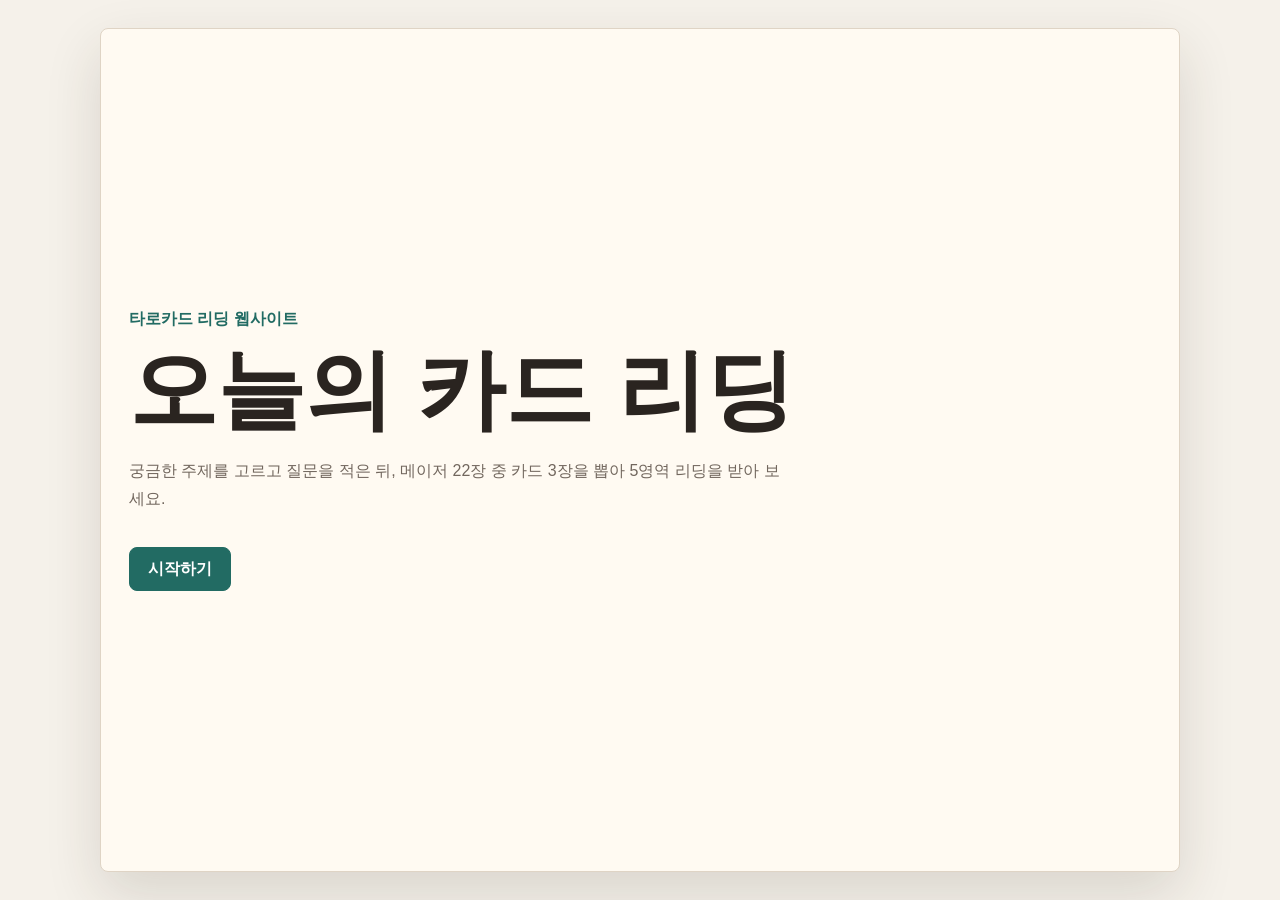
<file: examples/tarot-site/index.html>
<!doctype html>
<html lang="ko">
  <head>
    <meta charset="utf-8">
    <meta name="viewport" content="width=device-width, initial-scale=1">
    <meta http-equiv="Cache-Control" content="no-cache, no-store, must-revalidate">
    <meta http-equiv="Pragma" content="no-cache">
    <meta http-equiv="Expires" content="0">
    <title>오늘의 카드 리딩</title>
    <link rel="stylesheet" href="./assets/style.css?v=20260521-tarot-001">
  </head>
  <body>
    <!-- build: 20260521-tarot-001 -->
    <main class="tarot-app">
      <section class="screen is-active" data-screen="home" aria-label="메인 화면">
        <div class="intro-copy">
          <p class="eyebrow">타로카드 리딩 웹사이트</p>
          <h1>오늘의 카드 리딩</h1>
          <p>궁금한 주제를 고르고 질문을 적은 뒤, 메이저 22장 중 카드 3장을 뽑아 5영역 리딩을 받아 보세요.</p>
          <button class="primary-button" data-action="start">시작하기</button>
        </div>
      </section>

      <section class="screen" data-screen="topic" aria-label="주제 선택 화면">
        <div class="section-heading">
          <p class="eyebrow">1단계</p>
          <h2>어떤 주제로 볼까요?</h2>
        </div>
        <div class="topic-grid" id="topicGrid"></div>
      </section>

      <section class="screen" data-screen="question" aria-label="질문 입력 화면">
        <div class="section-heading">
          <p class="eyebrow">2단계</p>
          <h2>질문을 한 문장으로 적어 주세요</h2>
          <p id="selectedTopicText"></p>
        </div>
        <label class="question-box">
          <span>질문</span>
          <textarea id="questionInput" rows="4" placeholder="오늘 제가 가장 신경 써야 할 것은 무엇인가요?"></textarea>
        </label>
        <button class="primary-button" data-action="questionNext">카드 뽑으러 가기</button>
        <p class="helper" id="questionHelper" role="status"></p>
      </section>

      <section class="screen" data-screen="spread" aria-label="카드 뽑기 화면">
        <div class="section-heading">
          <p class="eyebrow">3단계</p>
          <h2>메이저 22장 중 카드 3장을 골라 주세요</h2>
          <p id="cardCounter">0장을 선택했습니다.</p>
        </div>
        <div class="card-grid" id="cardGrid"></div>
        <button class="primary-button" data-action="showResult" disabled>결과 보기</button>
      </section>

      <section class="screen" data-screen="result" aria-label="결과 화면">
        <div class="section-heading">
          <p class="eyebrow">리딩 결과</p>
          <h2 id="resultTitle">오늘의 조언입니다</h2>
          <p id="resultQuestion"></p>
        </div>
        <div class="result-grid" id="resultGrid"></div>
        <article class="summary-box">
          <h3>전체 조언</h3>
          <p id="summaryText"></p>
        </article>
        <div class="button-row">
          <button class="secondary-button" data-action="restart">다시 뽑기</button>
          <button class="primary-button" data-action="saveHistory">최근 이력에 남기기</button>
        </div>
      </section>

      <section class="screen" data-screen="history" aria-label="최근 이력 화면">
        <div class="section-heading">
          <p class="eyebrow">최근 이력</p>
          <h2>방금 본 리딩을 다시 확인해 보세요</h2>
        </div>
        <div id="historyList" class="history-list"></div>
        <button class="primary-button" data-action="restart">처음으로 돌아가기</button>
      </section>
    </main>

    <dialog id="cardDialog" class="card-dialog">
      <button class="close-dialog" type="button" data-action="closeDialog">닫기</button>
      <img id="dialogImage" src="./assets/cards/the-fool.png?v=20260521-tarot-001" alt="바보 카드">
      <h3 id="dialogTitle"></h3>
      <p id="dialogText"></p>
    </dialog>

    <script src="./assets/app.js?v=20260521-tarot-001"></script>
  </body>
</html>
</file>
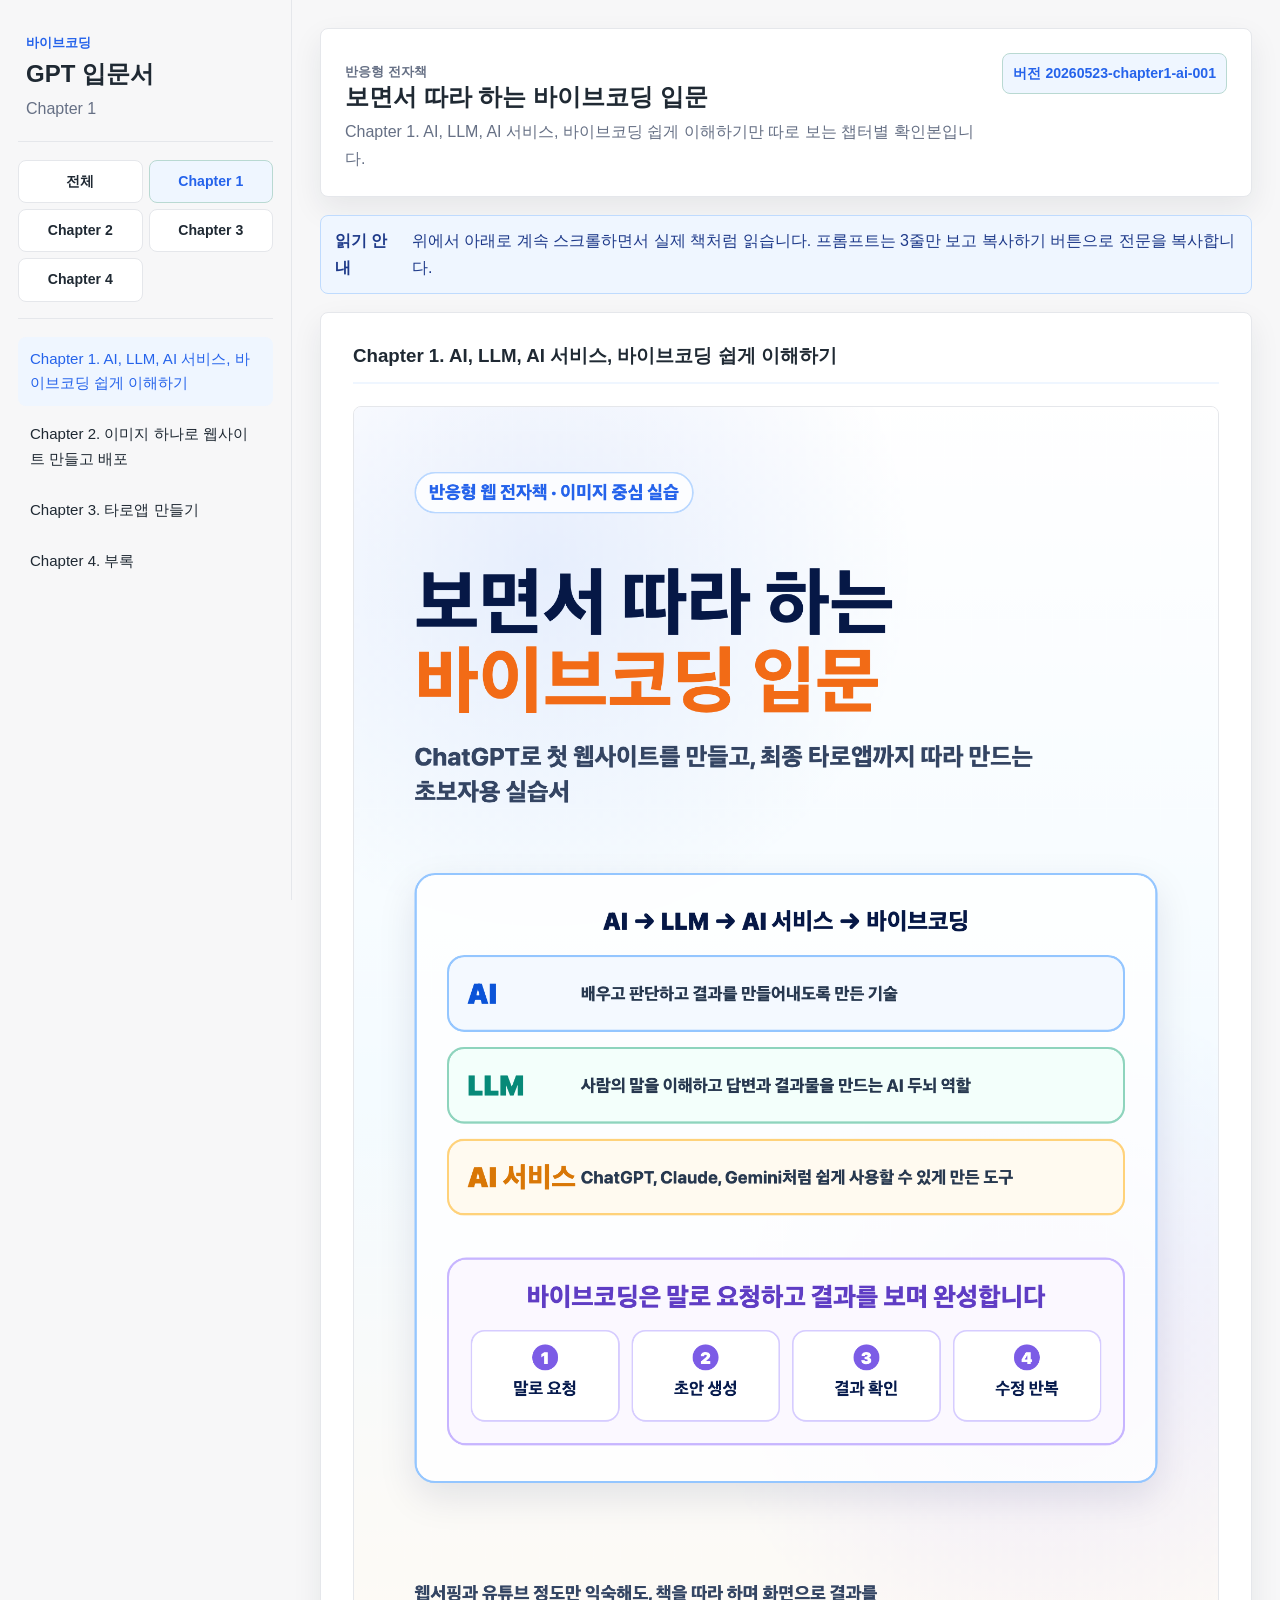
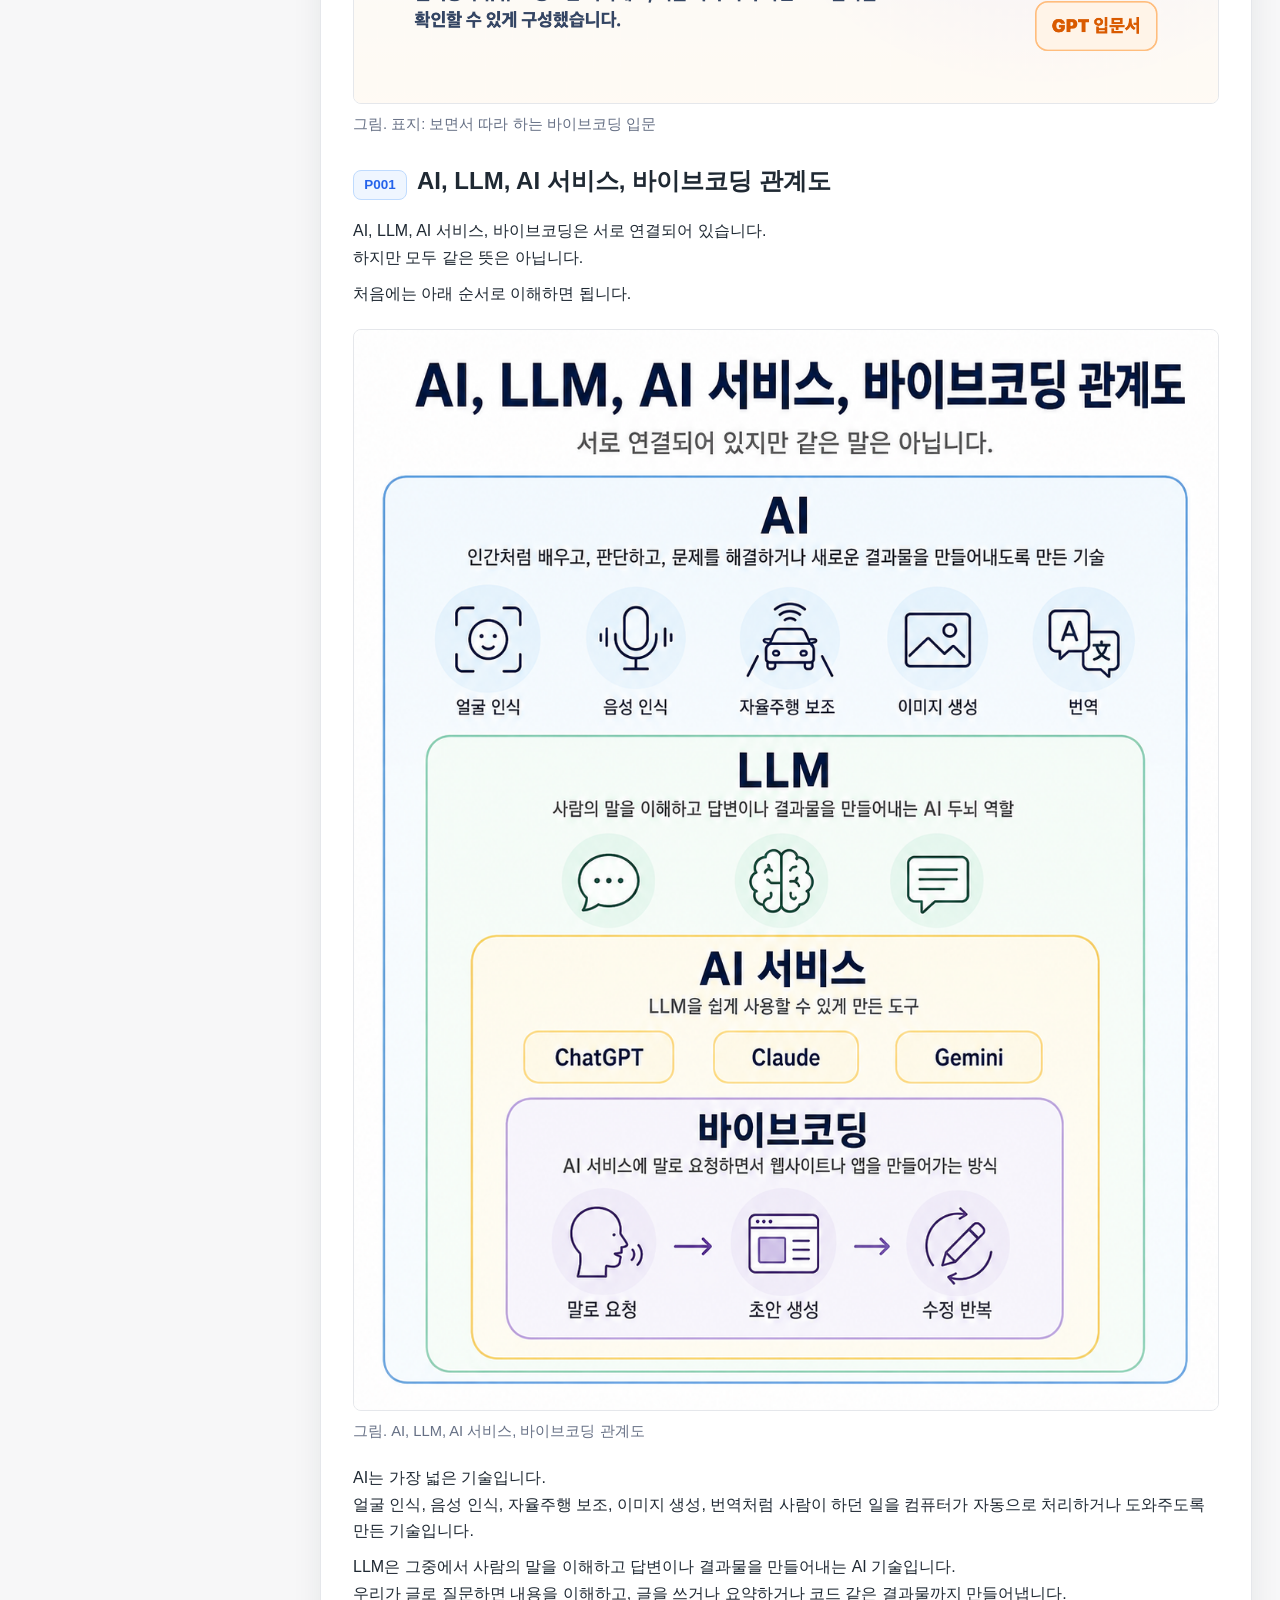
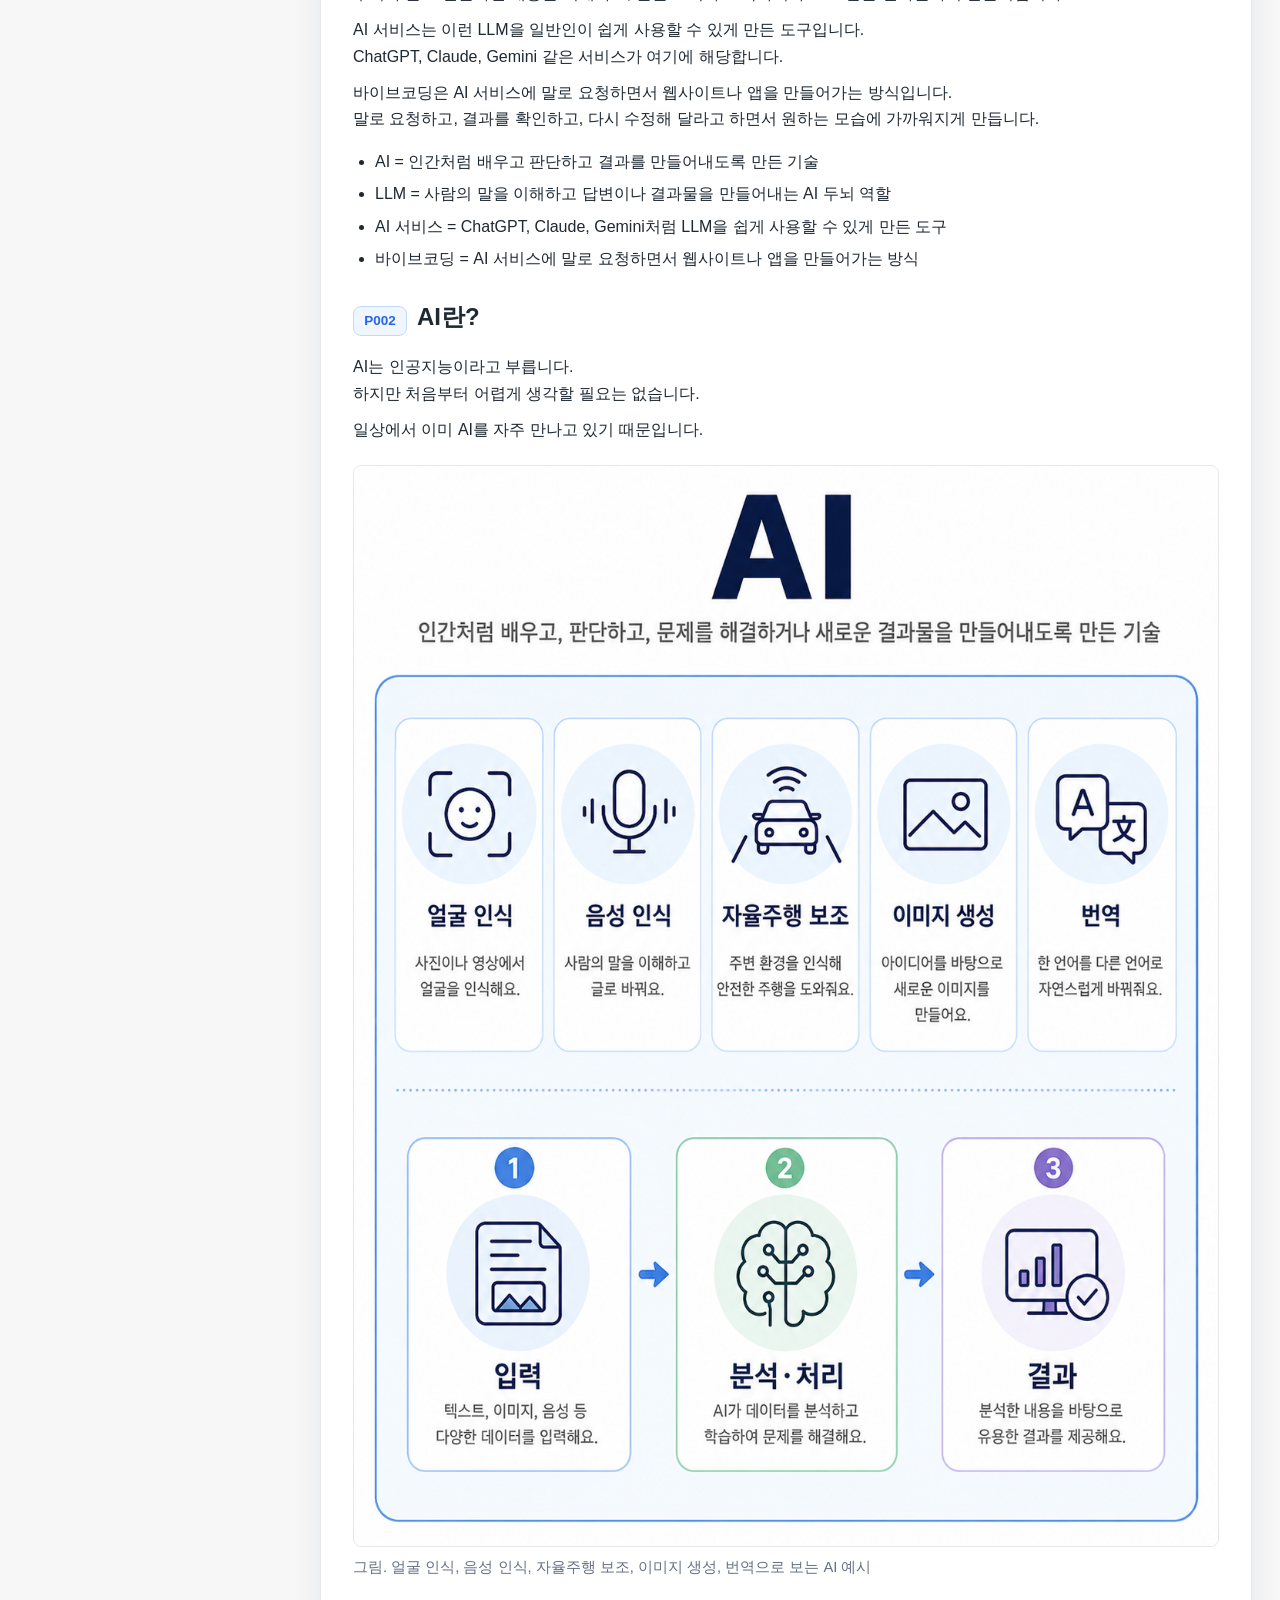
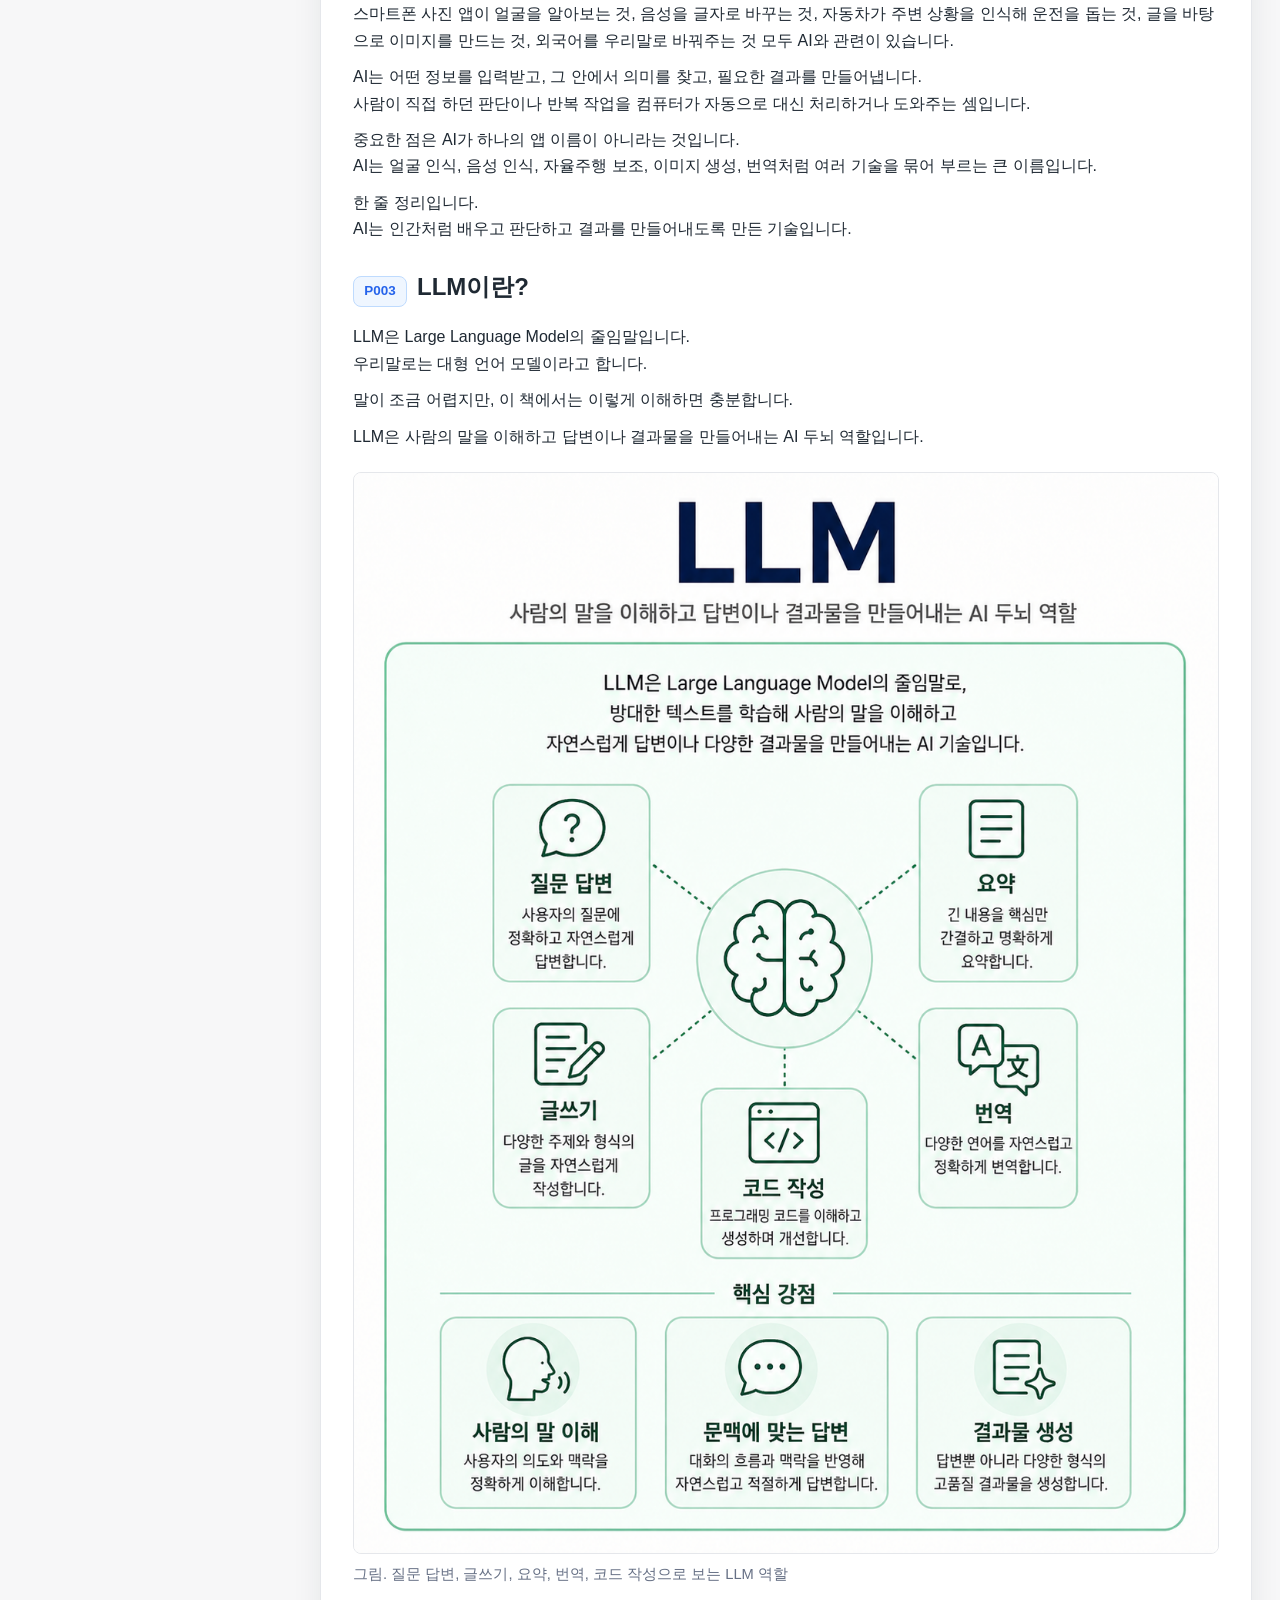
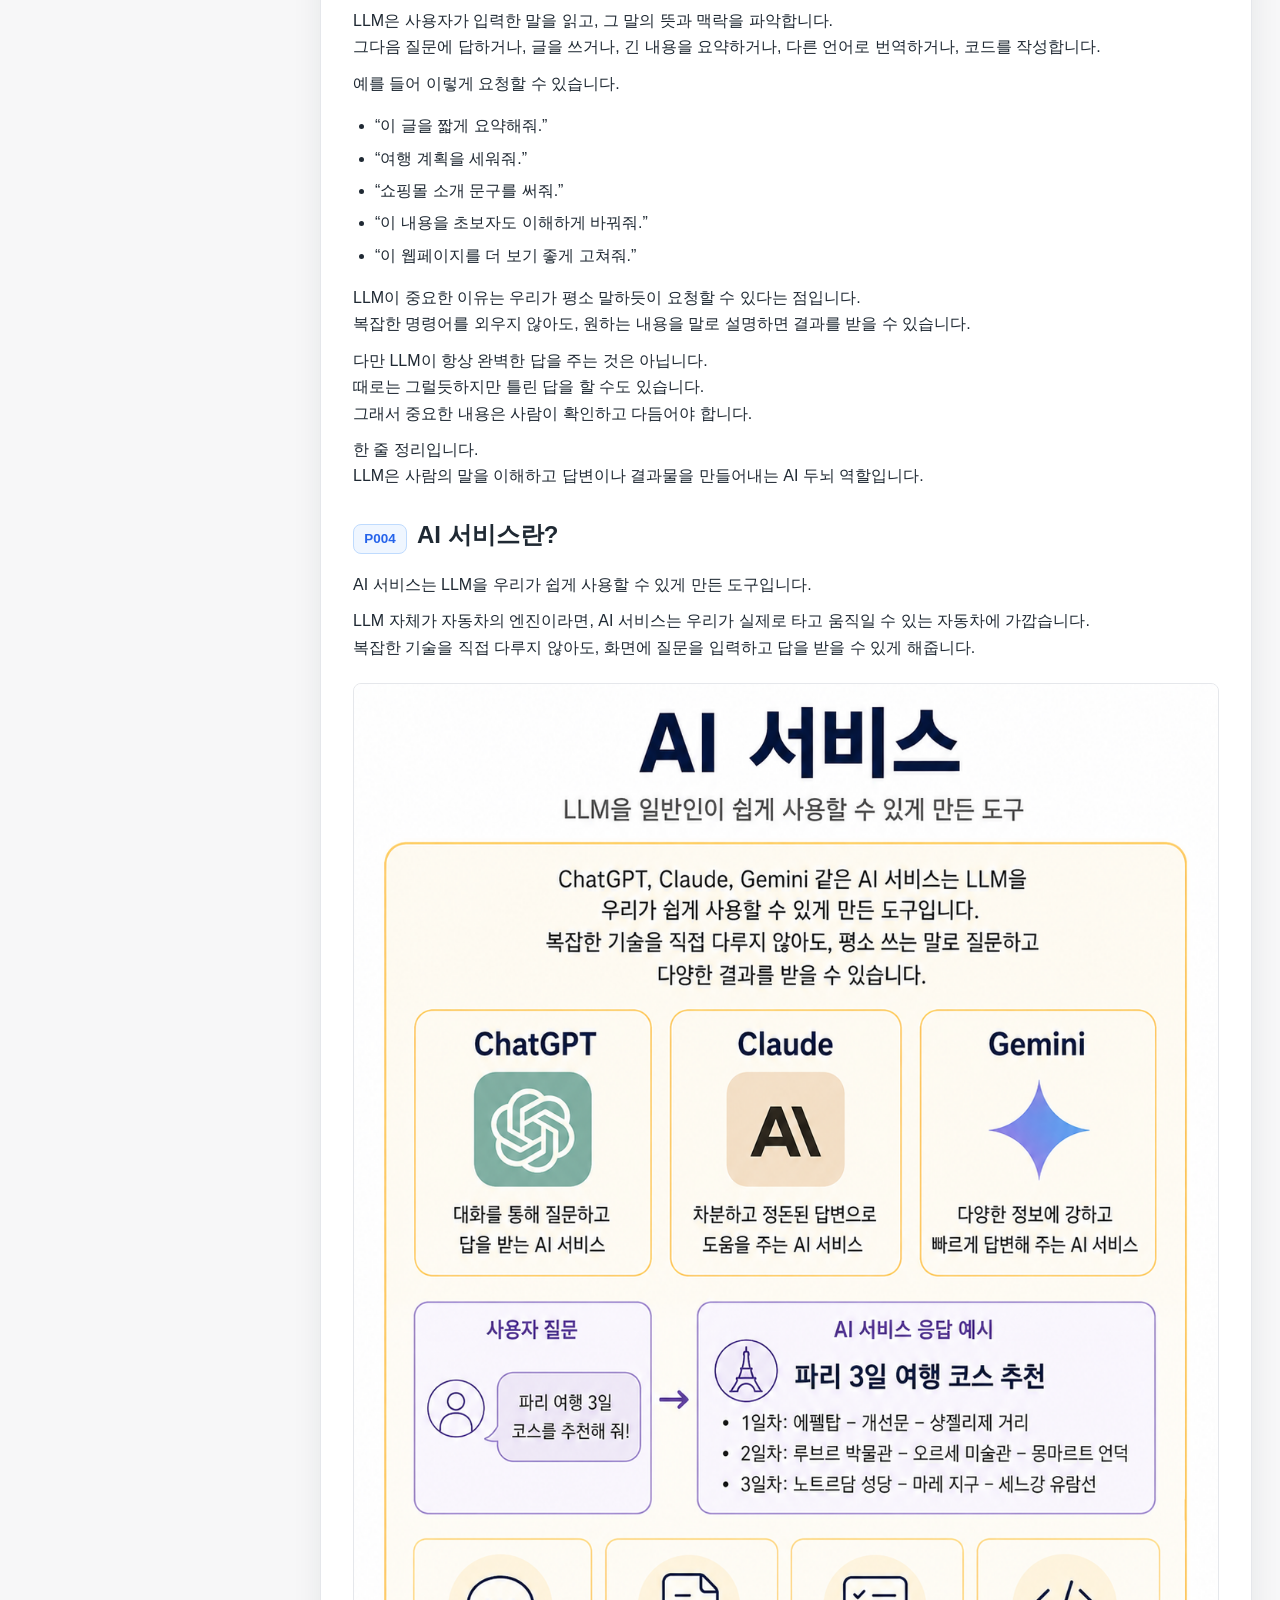
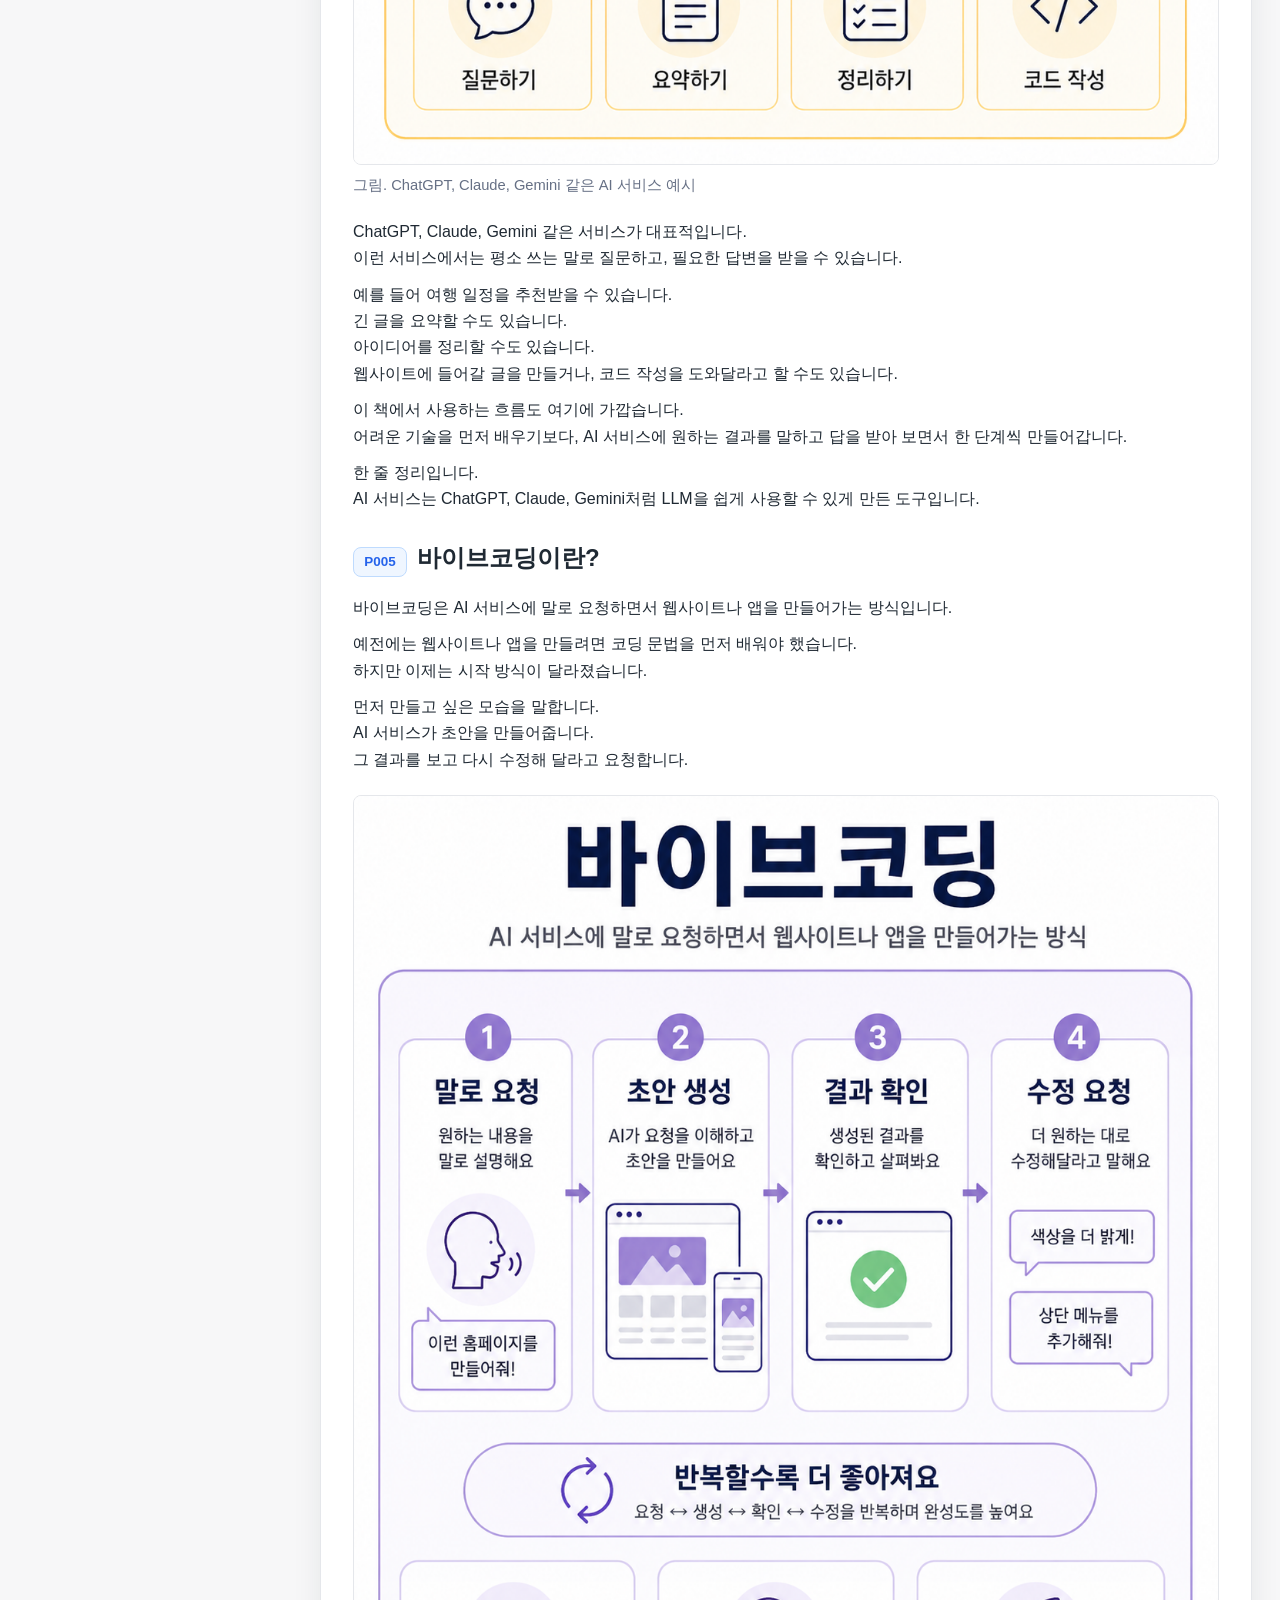
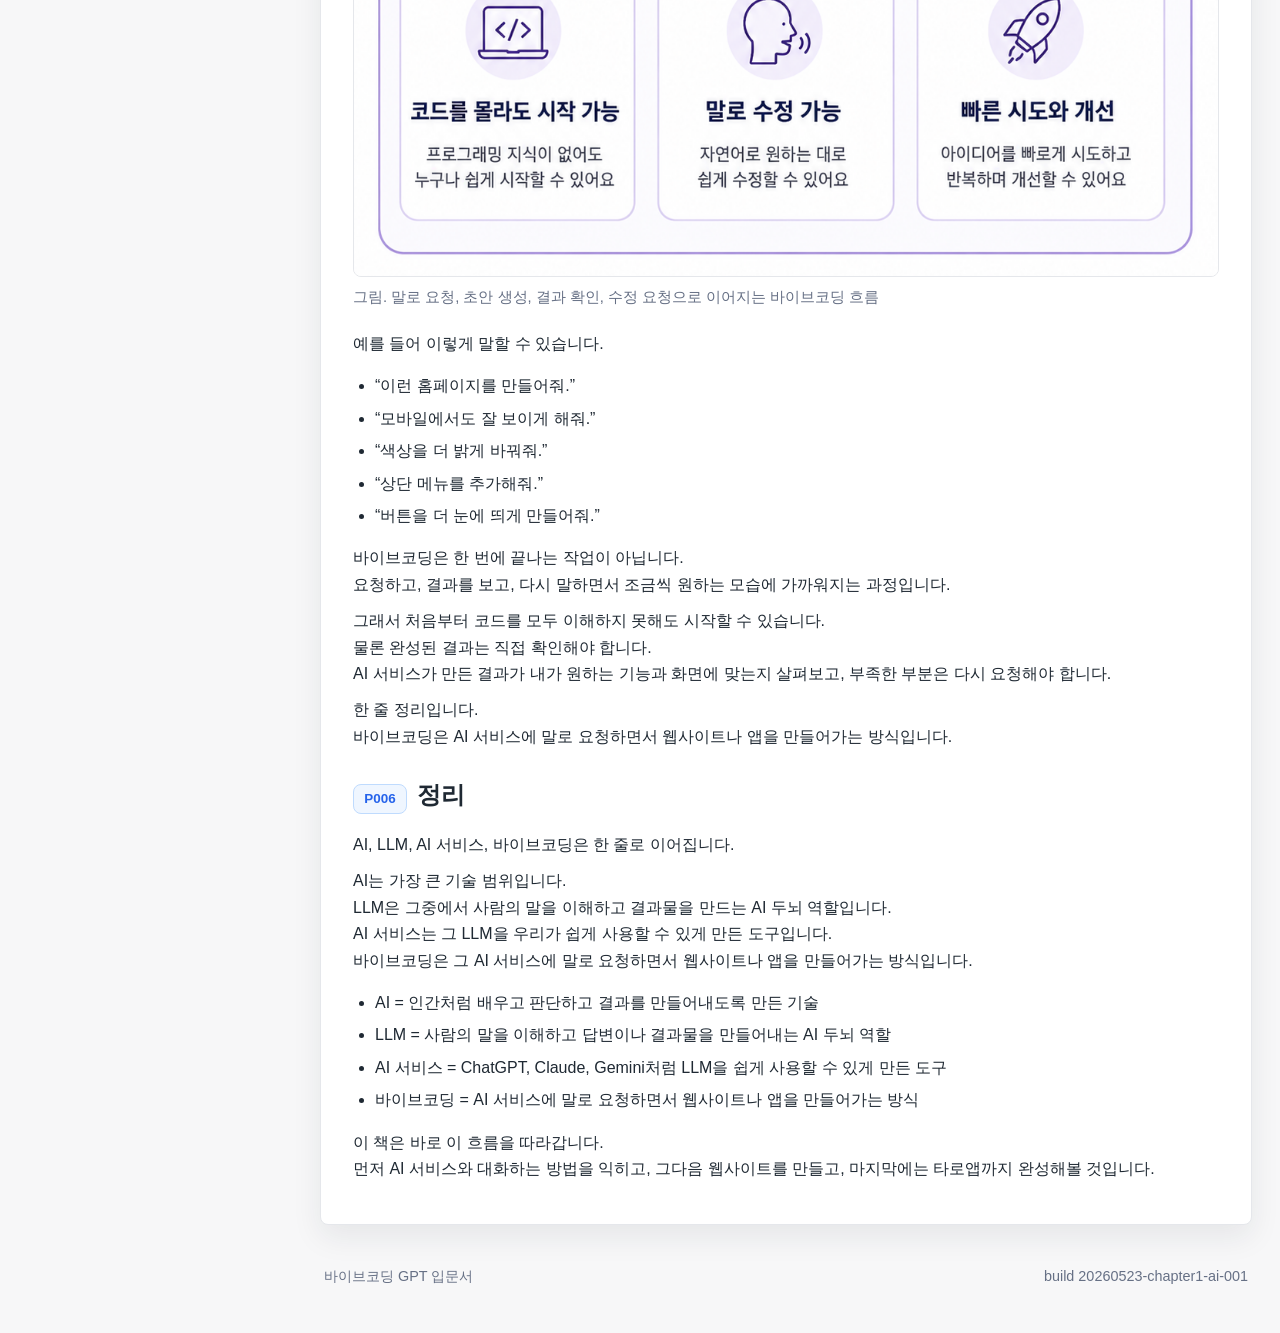
<file: webbook/chapter1.html>
<!doctype html>
<html lang="ko">
  <head>
    <meta charset="utf-8">
    <meta name="viewport" content="width=device-width, initial-scale=1">
    <meta http-equiv="Cache-Control" content="no-cache, no-store, must-revalidate">
    <meta http-equiv="Pragma" content="no-cache">
    <meta http-equiv="Expires" content="0">
    <title>보면서 따라 하는 바이브코딩 입문 - Chapter 1</title>
    <link rel="stylesheet" href="./assets/book.css?v=20260523-chapter1-ai-001">
  </head>
  <body>
    <!-- build: 20260523-chapter1-ai-001 -->
    <a class="skip-link" href="#book-content">본문으로 바로가기</a>
    <div class="app-shell">
      <aside class="book-sidebar" aria-label="전자책 목차">
        <div class="brand-block">
          <p class="series-label">바이브코딩</p>
          <h1>GPT 입문서</h1>
          <p>Chapter 1</p>
        </div>
        <nav class="mode-nav" aria-label="보기 방식"><a class="" href="./index.html?v=20260523-chapter1-ai-001">전체</a>
<a class="is-active" href="./chapter1.html?v=20260523-chapter1-ai-001">Chapter 1</a>
<a class="" href="./chapter2.html?v=20260523-chapter1-ai-001">Chapter 2</a>
<a class="" href="./chapter3.html?v=20260523-chapter1-ai-001">Chapter 3</a>
<a class="" href="./chapter4.html?v=20260523-chapter1-ai-001">Chapter 4</a></nav>
        <nav id="chapter-nav" class="chapter-nav"><a class="is-active" href="./chapter1.html?v=20260523-chapter1-ai-001">Chapter 1. AI, LLM, AI 서비스, 바이브코딩 쉽게 이해하기</a>
<a class="" href="./chapter2.html?v=20260523-chapter1-ai-001">Chapter 2. 이미지 하나로 웹사이트 만들고 배포</a>
<a class="" href="./chapter3.html?v=20260523-chapter1-ai-001">Chapter 3. 타로앱 만들기</a>
<a class="" href="./chapter4.html?v=20260523-chapter1-ai-001">Chapter 4. 부록</a></nav>
      </aside>

      <main class="book-main">
        <header class="book-header">
          <div>
            <p class="eyebrow">반응형 전자책</p>
            <h2>보면서 따라 하는 바이브코딩 입문</h2>
            <p>Chapter 1. AI, LLM, AI 서비스, 바이브코딩 쉽게 이해하기만 따로 보는 챕터별 확인본입니다.</p>
          </div>
          <div class="build-badge" aria-label="빌드 번호">버전 20260523-chapter1-ai-001</div>
        </header>

        <section class="reader-note" aria-label="읽기 안내">
          <strong>읽기 안내</strong>
          <span>위에서 아래로 계속 스크롤하면서 실제 책처럼 읽습니다. 프롬프트는 3줄만 보고 복사하기 버튼으로 전문을 복사합니다.</span>
        </section>

        <article id="book-content" class="book-content">

    <section id="chapter-01_chapter1" class="chapter" data-chapter="01_chapter1">
      <h1>Chapter 1. AI, LLM, AI 서비스, 바이브코딩 쉽게 이해하기</h1>
      
    <figure class="image-frame" data-image-src="./images/cover.png">
      <img src="./images/cover.png?v=20260523-chapter1-ai-001" alt="표지: 보면서 따라 하는 바이브코딩 입문" loading="lazy">
      <figcaption>그림. 표지: 보면서 따라 하는 바이브코딩 입문</figcaption>
    </figure>
  

    <div class="page-heading" id="page-001">
      <a class="page-number" href="#page-001" aria-label="P001">P001</a>
      <h2>AI, LLM, AI 서비스, 바이브코딩 관계도</h2>
    </div>
  
<p>AI, LLM, AI 서비스, 바이브코딩은 서로 연결되어 있습니다.<br>하지만 모두 같은 뜻은 아닙니다.</p>
<p>처음에는 아래 순서로 이해하면 됩니다.</p>

    <figure class="image-frame" data-image-src="./images/ch01_01_ai_llm_ai_service_vibecoding_relation.png">
      <img src="./images/ch01_01_ai_llm_ai_service_vibecoding_relation.png?v=20260523-chapter1-ai-001" alt="AI, LLM, AI 서비스, 바이브코딩 관계도" loading="lazy">
      <figcaption>그림. AI, LLM, AI 서비스, 바이브코딩 관계도</figcaption>
    </figure>
  
<p>AI는 가장 넓은 기술입니다.<br>얼굴 인식, 음성 인식, 자율주행 보조, 이미지 생성, 번역처럼 사람이 하던 일을 컴퓨터가 자동으로 처리하거나 도와주도록 만든 기술입니다.</p>
<p>LLM은 그중에서 사람의 말을 이해하고 답변이나 결과물을 만들어내는 AI 기술입니다.<br>우리가 글로 질문하면 내용을 이해하고, 글을 쓰거나 요약하거나 코드 같은 결과물까지 만들어냅니다.</p>
<p>AI 서비스는 이런 LLM을 일반인이 쉽게 사용할 수 있게 만든 도구입니다.<br>ChatGPT, Claude, Gemini 같은 서비스가 여기에 해당합니다.</p>
<p>바이브코딩은 AI 서비스에 말로 요청하면서 웹사이트나 앱을 만들어가는 방식입니다.<br>말로 요청하고, 결과를 확인하고, 다시 수정해 달라고 하면서 원하는 모습에 가까워지게 만듭니다.</p>
<ul>
<li>AI = 인간처럼 배우고 판단하고 결과를 만들어내도록 만든 기술</li>
<li>LLM = 사람의 말을 이해하고 답변이나 결과물을 만들어내는 AI 두뇌 역할</li>
<li>AI 서비스 = ChatGPT, Claude, Gemini처럼 LLM을 쉽게 사용할 수 있게 만든 도구</li>
<li>바이브코딩 = AI 서비스에 말로 요청하면서 웹사이트나 앱을 만들어가는 방식</li>
</ul>

    <div class="page-heading" id="page-002">
      <a class="page-number" href="#page-002" aria-label="P002">P002</a>
      <h2>AI란?</h2>
    </div>
  
<p>AI는 인공지능이라고 부릅니다.<br>하지만 처음부터 어렵게 생각할 필요는 없습니다.</p>
<p>일상에서 이미 AI를 자주 만나고 있기 때문입니다.</p>

    <figure class="image-frame" data-image-src="./images/ch01_02_ai_examples.png">
      <img src="./images/ch01_02_ai_examples.png?v=20260523-chapter1-ai-001" alt="얼굴 인식, 음성 인식, 자율주행 보조, 이미지 생성, 번역으로 보는 AI 예시" loading="lazy">
      <figcaption>그림. 얼굴 인식, 음성 인식, 자율주행 보조, 이미지 생성, 번역으로 보는 AI 예시</figcaption>
    </figure>
  
<p>스마트폰 사진 앱이 얼굴을 알아보는 것, 음성을 글자로 바꾸는 것, 자동차가 주변 상황을 인식해 운전을 돕는 것, 글을 바탕으로 이미지를 만드는 것, 외국어를 우리말로 바꿔주는 것 모두 AI와 관련이 있습니다.</p>
<p>AI는 어떤 정보를 입력받고, 그 안에서 의미를 찾고, 필요한 결과를 만들어냅니다.<br>사람이 직접 하던 판단이나 반복 작업을 컴퓨터가 자동으로 대신 처리하거나 도와주는 셈입니다.</p>
<p>중요한 점은 AI가 하나의 앱 이름이 아니라는 것입니다.<br>AI는 얼굴 인식, 음성 인식, 자율주행 보조, 이미지 생성, 번역처럼 여러 기술을 묶어 부르는 큰 이름입니다.</p>
<p>한 줄 정리입니다.<br>AI는 인간처럼 배우고 판단하고 결과를 만들어내도록 만든 기술입니다.</p>

    <div class="page-heading" id="page-003">
      <a class="page-number" href="#page-003" aria-label="P003">P003</a>
      <h2>LLM이란?</h2>
    </div>
  
<p>LLM은 Large Language Model의 줄임말입니다.<br>우리말로는 대형 언어 모델이라고 합니다.</p>
<p>말이 조금 어렵지만, 이 책에서는 이렇게 이해하면 충분합니다.</p>
<p>LLM은 사람의 말을 이해하고 답변이나 결과물을 만들어내는 AI 두뇌 역할입니다.</p>

    <figure class="image-frame" data-image-src="./images/ch01_03_llm_role.png">
      <img src="./images/ch01_03_llm_role.png?v=20260523-chapter1-ai-001" alt="질문 답변, 글쓰기, 요약, 번역, 코드 작성으로 보는 LLM 역할" loading="lazy">
      <figcaption>그림. 질문 답변, 글쓰기, 요약, 번역, 코드 작성으로 보는 LLM 역할</figcaption>
    </figure>
  
<p>LLM은 사용자가 입력한 말을 읽고, 그 말의 뜻과 맥락을 파악합니다.<br>그다음 질문에 답하거나, 글을 쓰거나, 긴 내용을 요약하거나, 다른 언어로 번역하거나, 코드를 작성합니다.</p>
<p>예를 들어 이렇게 요청할 수 있습니다.</p>
<ul>
<li>“이 글을 짧게 요약해줘.”</li>
<li>“여행 계획을 세워줘.”</li>
<li>“쇼핑몰 소개 문구를 써줘.”</li>
<li>“이 내용을 초보자도 이해하게 바꿔줘.”</li>
<li>“이 웹페이지를 더 보기 좋게 고쳐줘.”</li>
</ul>
<p>LLM이 중요한 이유는 우리가 평소 말하듯이 요청할 수 있다는 점입니다.<br>복잡한 명령어를 외우지 않아도, 원하는 내용을 말로 설명하면 결과를 받을 수 있습니다.</p>
<p>다만 LLM이 항상 완벽한 답을 주는 것은 아닙니다.<br>때로는 그럴듯하지만 틀린 답을 할 수도 있습니다.<br>그래서 중요한 내용은 사람이 확인하고 다듬어야 합니다.</p>
<p>한 줄 정리입니다.<br>LLM은 사람의 말을 이해하고 답변이나 결과물을 만들어내는 AI 두뇌 역할입니다.</p>

    <div class="page-heading" id="page-004">
      <a class="page-number" href="#page-004" aria-label="P004">P004</a>
      <h2>AI 서비스란?</h2>
    </div>
  
<p>AI 서비스는 LLM을 우리가 쉽게 사용할 수 있게 만든 도구입니다.</p>
<p>LLM 자체가 자동차의 엔진이라면, AI 서비스는 우리가 실제로 타고 움직일 수 있는 자동차에 가깝습니다.<br>복잡한 기술을 직접 다루지 않아도, 화면에 질문을 입력하고 답을 받을 수 있게 해줍니다.</p>

    <figure class="image-frame" data-image-src="./images/ch01_04_ai_service.png">
      <img src="./images/ch01_04_ai_service.png?v=20260523-chapter1-ai-001" alt="ChatGPT, Claude, Gemini 같은 AI 서비스 예시" loading="lazy">
      <figcaption>그림. ChatGPT, Claude, Gemini 같은 AI 서비스 예시</figcaption>
    </figure>
  
<p>ChatGPT, Claude, Gemini 같은 서비스가 대표적입니다.<br>이런 서비스에서는 평소 쓰는 말로 질문하고, 필요한 답변을 받을 수 있습니다.</p>
<p>예를 들어 여행 일정을 추천받을 수 있습니다.<br>긴 글을 요약할 수도 있습니다.<br>아이디어를 정리할 수도 있습니다.<br>웹사이트에 들어갈 글을 만들거나, 코드 작성을 도와달라고 할 수도 있습니다.</p>
<p>이 책에서 사용하는 흐름도 여기에 가깝습니다.<br>어려운 기술을 먼저 배우기보다, AI 서비스에 원하는 결과를 말하고 답을 받아 보면서 한 단계씩 만들어갑니다.</p>
<p>한 줄 정리입니다.<br>AI 서비스는 ChatGPT, Claude, Gemini처럼 LLM을 쉽게 사용할 수 있게 만든 도구입니다.</p>

    <div class="page-heading" id="page-005">
      <a class="page-number" href="#page-005" aria-label="P005">P005</a>
      <h2>바이브코딩이란?</h2>
    </div>
  
<p>바이브코딩은 AI 서비스에 말로 요청하면서 웹사이트나 앱을 만들어가는 방식입니다.</p>
<p>예전에는 웹사이트나 앱을 만들려면 코딩 문법을 먼저 배워야 했습니다.<br>하지만 이제는 시작 방식이 달라졌습니다.</p>
<p>먼저 만들고 싶은 모습을 말합니다.<br>AI 서비스가 초안을 만들어줍니다.<br>그 결과를 보고 다시 수정해 달라고 요청합니다.</p>

    <figure class="image-frame" data-image-src="./images/ch01_05_vibecoding_flow.png">
      <img src="./images/ch01_05_vibecoding_flow.png?v=20260523-chapter1-ai-001" alt="말로 요청, 초안 생성, 결과 확인, 수정 요청으로 이어지는 바이브코딩 흐름" loading="lazy">
      <figcaption>그림. 말로 요청, 초안 생성, 결과 확인, 수정 요청으로 이어지는 바이브코딩 흐름</figcaption>
    </figure>
  
<p>예를 들어 이렇게 말할 수 있습니다.</p>
<ul>
<li>“이런 홈페이지를 만들어줘.”</li>
<li>“모바일에서도 잘 보이게 해줘.”</li>
<li>“색상을 더 밝게 바꿔줘.”</li>
<li>“상단 메뉴를 추가해줘.”</li>
<li>“버튼을 더 눈에 띄게 만들어줘.”</li>
</ul>
<p>바이브코딩은 한 번에 끝나는 작업이 아닙니다.<br>요청하고, 결과를 보고, 다시 말하면서 조금씩 원하는 모습에 가까워지는 과정입니다.</p>
<p>그래서 처음부터 코드를 모두 이해하지 못해도 시작할 수 있습니다.<br>물론 완성된 결과는 직접 확인해야 합니다.<br>AI 서비스가 만든 결과가 내가 원하는 기능과 화면에 맞는지 살펴보고, 부족한 부분은 다시 요청해야 합니다.</p>
<p>한 줄 정리입니다.<br>바이브코딩은 AI 서비스에 말로 요청하면서 웹사이트나 앱을 만들어가는 방식입니다.</p>

    <div class="page-heading" id="page-006">
      <a class="page-number" href="#page-006" aria-label="P006">P006</a>
      <h2>정리</h2>
    </div>
  
<p>AI, LLM, AI 서비스, 바이브코딩은 한 줄로 이어집니다.</p>
<p>AI는 가장 큰 기술 범위입니다.<br>LLM은 그중에서 사람의 말을 이해하고 결과물을 만드는 AI 두뇌 역할입니다.<br>AI 서비스는 그 LLM을 우리가 쉽게 사용할 수 있게 만든 도구입니다.<br>바이브코딩은 그 AI 서비스에 말로 요청하면서 웹사이트나 앱을 만들어가는 방식입니다.</p>
<ul>
<li>AI = 인간처럼 배우고 판단하고 결과를 만들어내도록 만든 기술</li>
<li>LLM = 사람의 말을 이해하고 답변이나 결과물을 만들어내는 AI 두뇌 역할</li>
<li>AI 서비스 = ChatGPT, Claude, Gemini처럼 LLM을 쉽게 사용할 수 있게 만든 도구</li>
<li>바이브코딩 = AI 서비스에 말로 요청하면서 웹사이트나 앱을 만들어가는 방식</li>
</ul>
<p>이 책은 바로 이 흐름을 따라갑니다.<br>먼저 AI 서비스와 대화하는 방법을 익히고, 그다음 웹사이트를 만들고, 마지막에는 타로앱까지 완성해볼 것입니다.</p>
    </section>
  
        </article>

        <footer class="book-footer">
          <span>바이브코딩 GPT 입문서</span>
          <span>build 20260523-chapter1-ai-001</span>
        </footer>
      </main>
    </div>

    <script>
      document.addEventListener("click", async (event) => {
        const copyButton = event.target.closest("[data-copy-value]");
        const toggleButton = event.target.closest(".prompt-card__toggle");

        if (copyButton) {
          const value = copyButton.dataset.copyValue || "";
          try {
            if (navigator.clipboard && window.isSecureContext) {
              await navigator.clipboard.writeText(value);
            } else {
              const textarea = document.createElement("textarea");
              textarea.value = value;
              textarea.setAttribute("readonly", "");
              textarea.style.position = "fixed";
              textarea.style.top = "-1000px";
              textarea.style.left = "-1000px";
              document.body.appendChild(textarea);
              textarea.focus();
              textarea.select();
              document.execCommand("copy");
              textarea.remove();
            }
            copyButton.textContent = "복사됨";
            copyButton.classList.add("is-copied");
            window.setTimeout(() => {
              copyButton.textContent = "복사하기";
              copyButton.classList.remove("is-copied");
            }, 1500);
          } catch {
            copyButton.textContent = "직접 복사";
          }
        }

        if (toggleButton) {
          const card = toggleButton.closest(".prompt-card");
          const full = card && card.querySelector(".prompt-card__full");
          if (!full) return;
          const willOpen = full.hasAttribute("hidden");
          full.toggleAttribute("hidden", !willOpen);
          toggleButton.textContent = willOpen ? "접기" : "전체 보기";
        }
      });
    </script>
  </body>
</html>
</file>
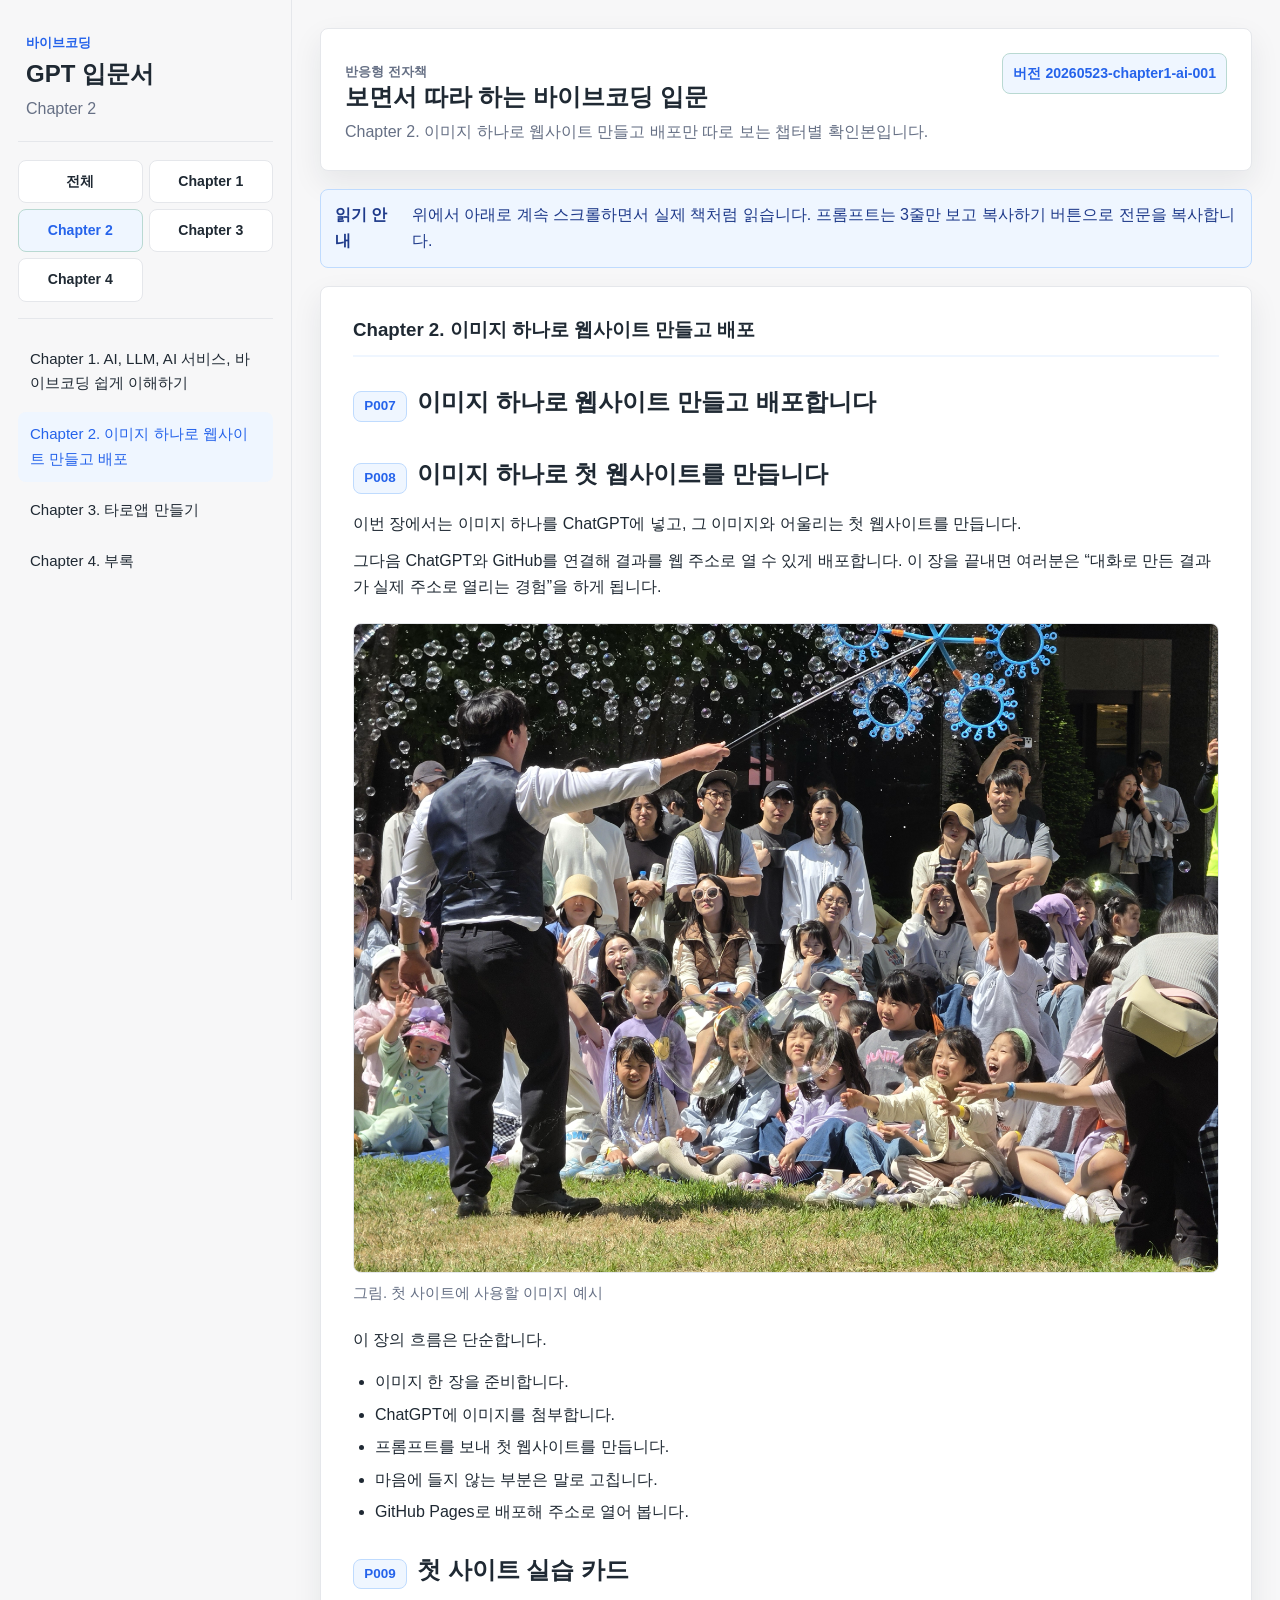
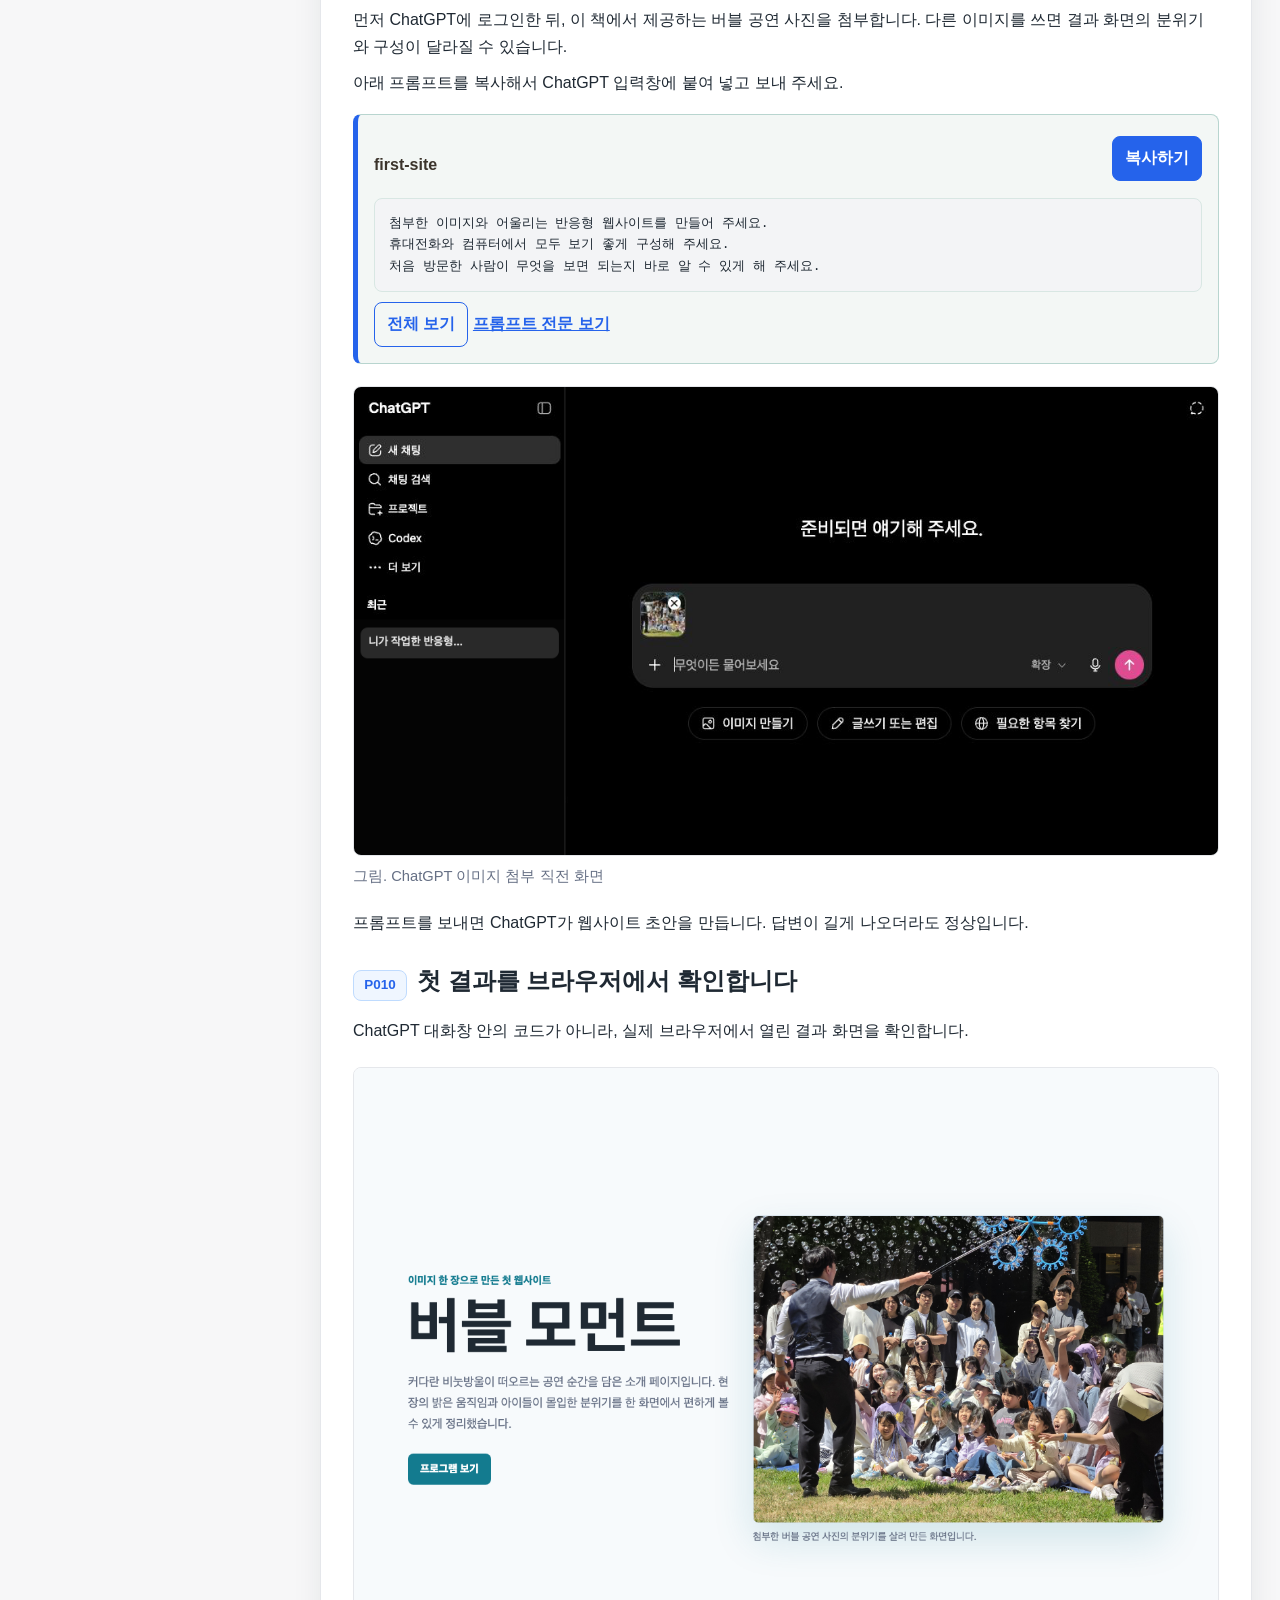
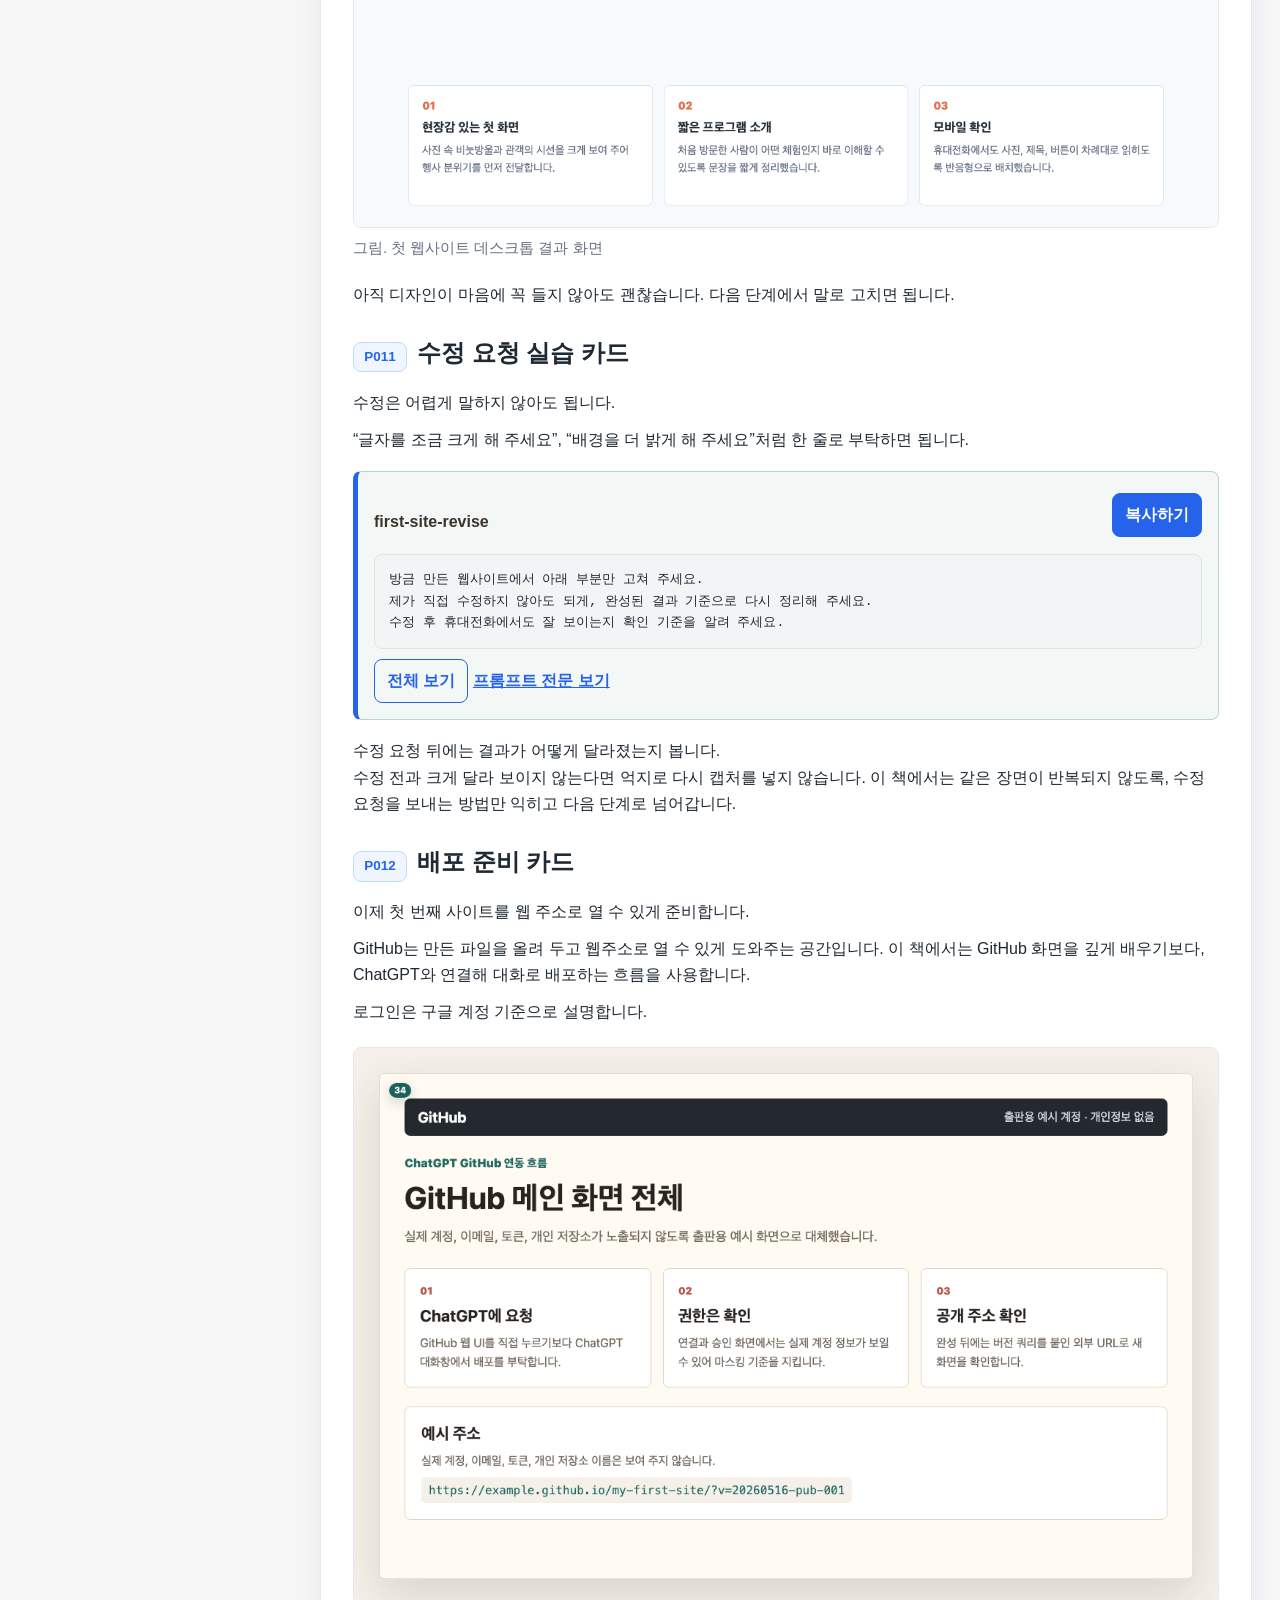
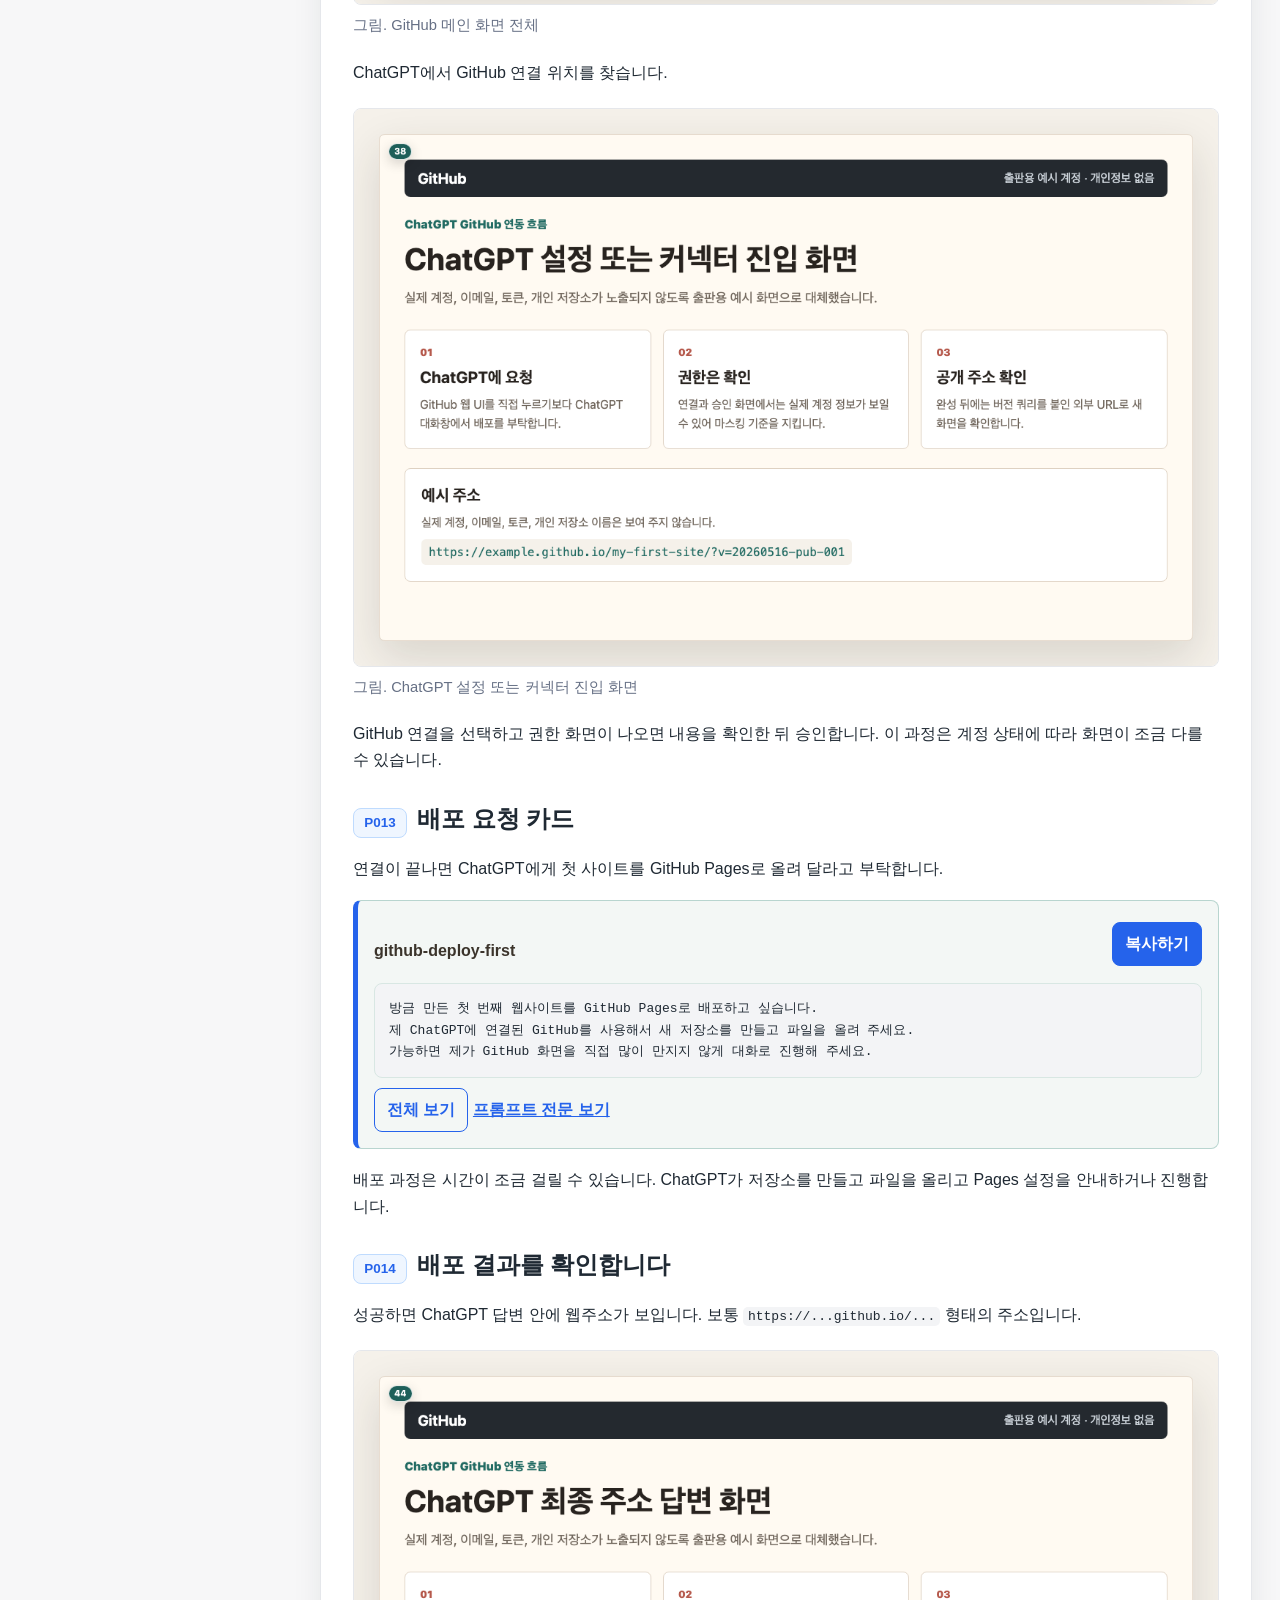
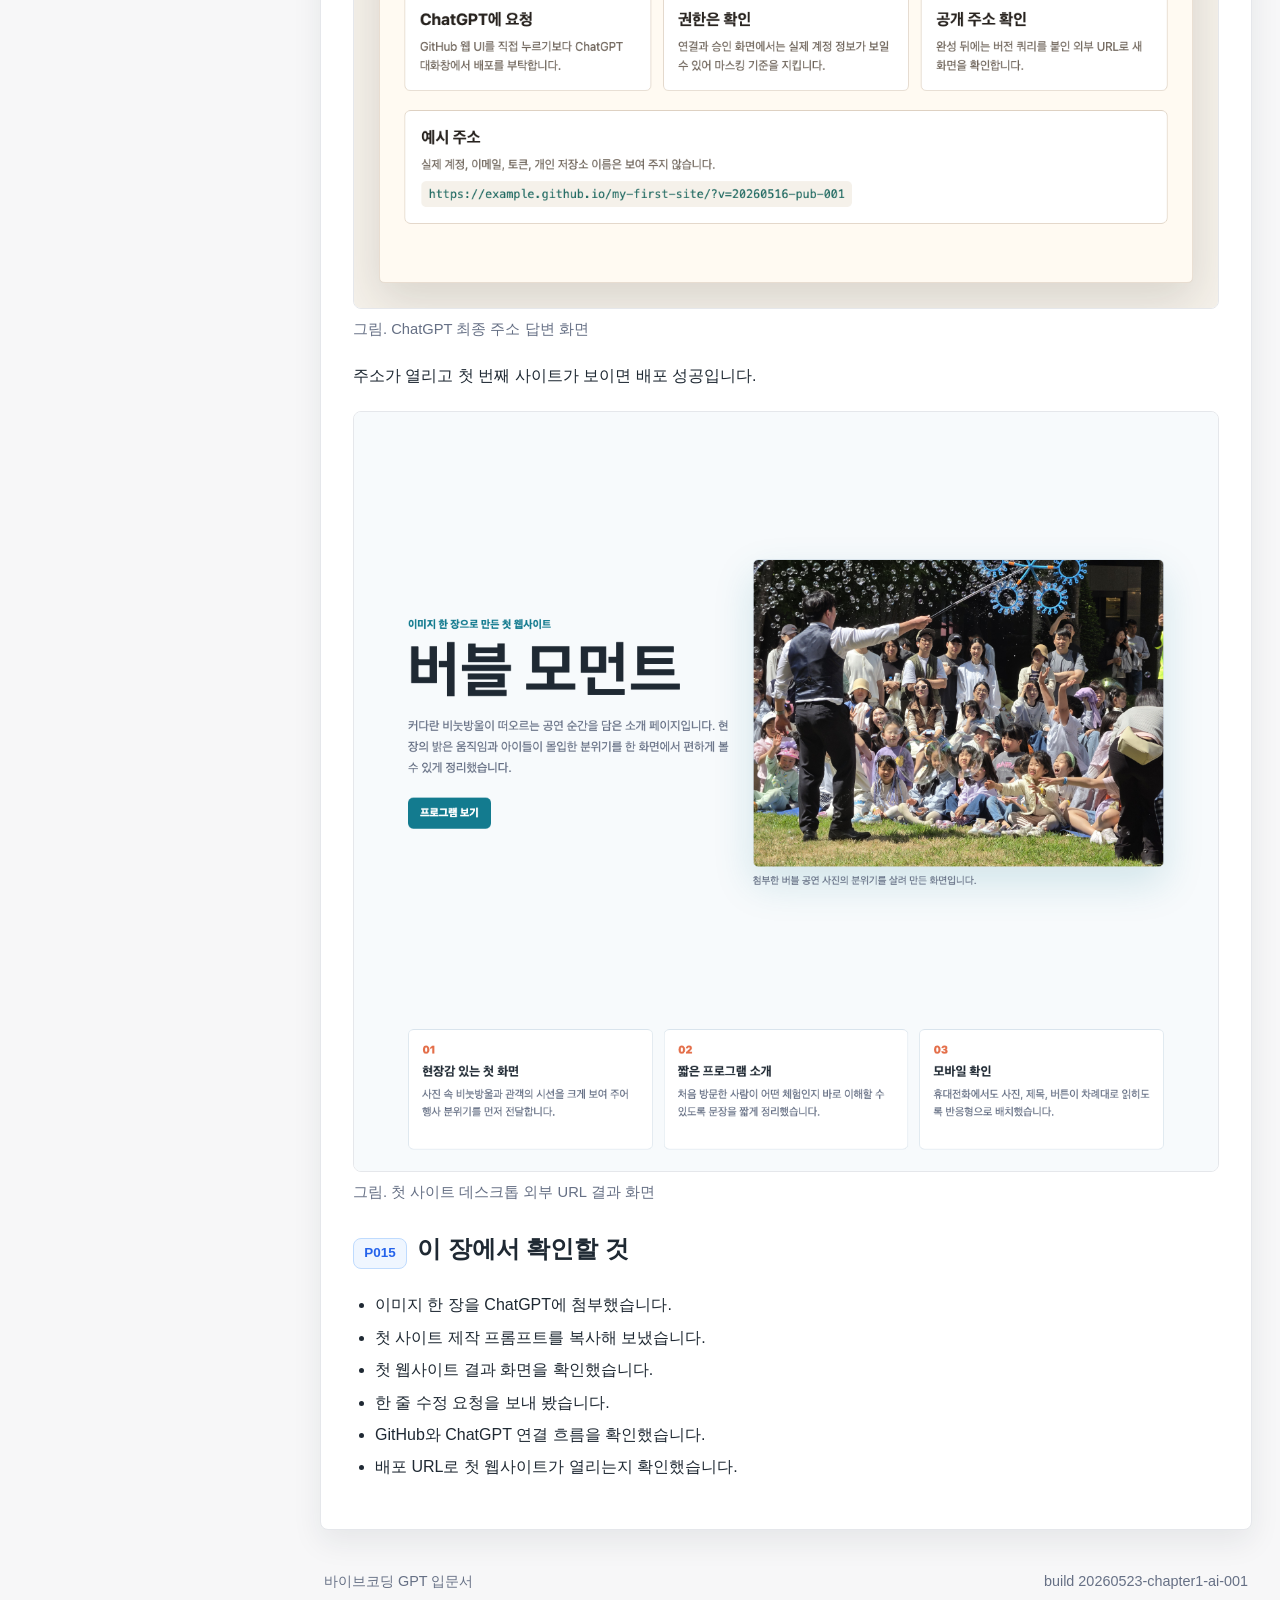
<file: webbook/chapter2.html>
<!doctype html>
<html lang="ko">
  <head>
    <meta charset="utf-8">
    <meta name="viewport" content="width=device-width, initial-scale=1">
    <meta http-equiv="Cache-Control" content="no-cache, no-store, must-revalidate">
    <meta http-equiv="Pragma" content="no-cache">
    <meta http-equiv="Expires" content="0">
    <title>보면서 따라 하는 바이브코딩 입문 - Chapter 2</title>
    <link rel="stylesheet" href="./assets/book.css?v=20260523-chapter1-ai-001">
  </head>
  <body>
    <!-- build: 20260523-chapter1-ai-001 -->
    <a class="skip-link" href="#book-content">본문으로 바로가기</a>
    <div class="app-shell">
      <aside class="book-sidebar" aria-label="전자책 목차">
        <div class="brand-block">
          <p class="series-label">바이브코딩</p>
          <h1>GPT 입문서</h1>
          <p>Chapter 2</p>
        </div>
        <nav class="mode-nav" aria-label="보기 방식"><a class="" href="./index.html?v=20260523-chapter1-ai-001">전체</a>
<a class="" href="./chapter1.html?v=20260523-chapter1-ai-001">Chapter 1</a>
<a class="is-active" href="./chapter2.html?v=20260523-chapter1-ai-001">Chapter 2</a>
<a class="" href="./chapter3.html?v=20260523-chapter1-ai-001">Chapter 3</a>
<a class="" href="./chapter4.html?v=20260523-chapter1-ai-001">Chapter 4</a></nav>
        <nav id="chapter-nav" class="chapter-nav"><a class="" href="./chapter1.html?v=20260523-chapter1-ai-001">Chapter 1. AI, LLM, AI 서비스, 바이브코딩 쉽게 이해하기</a>
<a class="is-active" href="./chapter2.html?v=20260523-chapter1-ai-001">Chapter 2. 이미지 하나로 웹사이트 만들고 배포</a>
<a class="" href="./chapter3.html?v=20260523-chapter1-ai-001">Chapter 3. 타로앱 만들기</a>
<a class="" href="./chapter4.html?v=20260523-chapter1-ai-001">Chapter 4. 부록</a></nav>
      </aside>

      <main class="book-main">
        <header class="book-header">
          <div>
            <p class="eyebrow">반응형 전자책</p>
            <h2>보면서 따라 하는 바이브코딩 입문</h2>
            <p>Chapter 2. 이미지 하나로 웹사이트 만들고 배포만 따로 보는 챕터별 확인본입니다.</p>
          </div>
          <div class="build-badge" aria-label="빌드 번호">버전 20260523-chapter1-ai-001</div>
        </header>

        <section class="reader-note" aria-label="읽기 안내">
          <strong>읽기 안내</strong>
          <span>위에서 아래로 계속 스크롤하면서 실제 책처럼 읽습니다. 프롬프트는 3줄만 보고 복사하기 버튼으로 전문을 복사합니다.</span>
        </section>

        <article id="book-content" class="book-content">

    <section id="chapter-02_chapter2" class="chapter" data-chapter="02_chapter2">
      <h1>Chapter 2. 이미지 하나로 웹사이트 만들고 배포</h1>
      
    <div class="page-heading" id="page-007">
      <a class="page-number" href="#page-007" aria-label="P007">P007</a>
      <h2>이미지 하나로 웹사이트 만들고 배포합니다</h2>
    </div>
  

    <div class="page-heading" id="page-008">
      <a class="page-number" href="#page-008" aria-label="P008">P008</a>
      <h2>이미지 하나로 첫 웹사이트를 만듭니다</h2>
    </div>
  
<p>이번 장에서는 이미지 하나를 ChatGPT에 넣고, 그 이미지와 어울리는 첫 웹사이트를 만듭니다.</p>
<p>그다음 ChatGPT와 GitHub를 연결해 결과를 웹 주소로 열 수 있게 배포합니다. 이 장을 끝내면 여러분은 “대화로 만든 결과가 실제 주소로 열리는 경험”을 하게 됩니다.</p>

    <figure class="image-frame" data-image-src="./images/ch02_02_select_image.png">
      <img src="./images/ch02_02_select_image.png?v=20260523-chapter1-ai-001" alt="첫 사이트에 사용할 이미지 예시" loading="lazy">
      <figcaption>그림. 첫 사이트에 사용할 이미지 예시</figcaption>
    </figure>
  
<p>이 장의 흐름은 단순합니다.</p>
<ul>
<li>이미지 한 장을 준비합니다.</li>
<li>ChatGPT에 이미지를 첨부합니다.</li>
<li>프롬프트를 보내 첫 웹사이트를 만듭니다.</li>
<li>마음에 들지 않는 부분은 말로 고칩니다.</li>
<li>GitHub Pages로 배포해 주소로 열어 봅니다.</li>
</ul>

    <div class="page-heading" id="page-009">
      <a class="page-number" href="#page-009" aria-label="P009">P009</a>
      <h2>첫 사이트 실습 카드</h2>
    </div>
  
<p>먼저 ChatGPT에 로그인한 뒤, 이 책에서 제공하는 버블 공연 사진을 첨부합니다. 다른 이미지를 쓰면 결과 화면의 분위기와 구성이 달라질 수 있습니다.</p>
<p>아래 프롬프트를 복사해서 ChatGPT 입력창에 붙여 넣고 보내 주세요.</p>

    <section class="prompt-card" data-prompt-id="first-site">
      <div class="prompt-card__header">
        <h3 class="prompt-card__title">first-site</h3>
        <button class="prompt-card__copy" type="button" data-copy-value="첨부한 버블 공연 사진과 어울리는 반응형 웹사이트를 만들어 주세요.
휴대전화와 컴퓨터에서 모두 보기 좋게 구성해 주세요.
처음 방문한 사람이 무엇을 보면 되는지 바로 알 수 있게 해 주세요.

저는 코딩을 직접 수정할 줄 모르는 초보자입니다.
첨부한 이미지는 야외에서 비눗방울 공연을 보는 장면입니다.
이 사진을 참고해서 한 페이지짜리 소개 웹사이트를 만들어 주세요.
사이트에는 큰 제목, 짧은 소개 문장, 이미지가 돋보이는 영역, 행동을 유도하는 버튼 1개가 있으면 좋겠습니다.
분위기는 밝고 깔끔하게 잡아 주세요.
너무 복잡한 기능은 넣지 말고, 처음 보는 사람도 편하게 읽을 수 있게 해 주세요.
결과는 나중에 GitHub Pages로 올릴 수 있는 웹사이트 형태로 정리해 주세요.
완성 후에는 제가 확인해야 할 항목을 짧은 체크리스트로 알려 주세요.">복사하기</button>
      </div>
      <pre class="prompt-card__preview">첨부한 이미지와 어울리는 반응형 웹사이트를 만들어 주세요.
휴대전화와 컴퓨터에서 모두 보기 좋게 구성해 주세요.
처음 방문한 사람이 무엇을 보면 되는지 바로 알 수 있게 해 주세요.</pre>
      <button class="prompt-card__toggle" type="button">전체 보기</button>
      <pre class="prompt-card__full" hidden>첨부한 버블 공연 사진과 어울리는 반응형 웹사이트를 만들어 주세요.
휴대전화와 컴퓨터에서 모두 보기 좋게 구성해 주세요.
처음 방문한 사람이 무엇을 보면 되는지 바로 알 수 있게 해 주세요.

저는 코딩을 직접 수정할 줄 모르는 초보자입니다.
첨부한 이미지는 야외에서 비눗방울 공연을 보는 장면입니다.
이 사진을 참고해서 한 페이지짜리 소개 웹사이트를 만들어 주세요.
사이트에는 큰 제목, 짧은 소개 문장, 이미지가 돋보이는 영역, 행동을 유도하는 버튼 1개가 있으면 좋겠습니다.
분위기는 밝고 깔끔하게 잡아 주세요.
너무 복잡한 기능은 넣지 말고, 처음 보는 사람도 편하게 읽을 수 있게 해 주세요.
결과는 나중에 GitHub Pages로 올릴 수 있는 웹사이트 형태로 정리해 주세요.
완성 후에는 제가 확인해야 할 항목을 짧은 체크리스트로 알려 주세요.</pre>
      <a class="prompt-card__epub-link" href="../prompts/first-site.md?v=20260523-chapter1-ai-001">프롬프트 전문 보기</a>
    </section>
  

    <figure class="image-frame" data-image-src="./images/ch02_03_attach_image.png">
      <img src="./images/ch02_03_attach_image.png?v=20260523-chapter1-ai-001" alt="ChatGPT 이미지 첨부 직전 화면" loading="lazy">
      <figcaption>그림. ChatGPT 이미지 첨부 직전 화면</figcaption>
    </figure>
  
<p>프롬프트를 보내면 ChatGPT가 웹사이트 초안을 만듭니다. 답변이 길게 나오더라도 정상입니다.</p>

    <div class="page-heading" id="page-010">
      <a class="page-number" href="#page-010" aria-label="P010">P010</a>
      <h2>첫 결과를 브라우저에서 확인합니다</h2>
    </div>
  
<p>ChatGPT 대화창 안의 코드가 아니라, 실제 브라우저에서 열린 결과 화면을 확인합니다.</p>

    <figure class="image-frame" data-image-src="./images/ch02_07_first_site_desktop.png">
      <img src="./images/ch02_07_first_site_desktop.png?v=20260523-chapter1-ai-001" alt="첫 웹사이트 데스크톱 결과 화면" loading="lazy">
      <figcaption>그림. 첫 웹사이트 데스크톱 결과 화면</figcaption>
    </figure>
  
<p>아직 디자인이 마음에 꼭 들지 않아도 괜찮습니다. 다음 단계에서 말로 고치면 됩니다.</p>

    <div class="page-heading" id="page-011">
      <a class="page-number" href="#page-011" aria-label="P011">P011</a>
      <h2>수정 요청 실습 카드</h2>
    </div>
  
<p>수정은 어렵게 말하지 않아도 됩니다.</p>
<p>“글자를 조금 크게 해 주세요”, “배경을 더 밝게 해 주세요”처럼 한 줄로 부탁하면 됩니다.</p>

    <section class="prompt-card" data-prompt-id="first-site-revise">
      <div class="prompt-card__header">
        <h3 class="prompt-card__title">first-site-revise</h3>
        <button class="prompt-card__copy" type="button" data-copy-value="방금 만든 웹사이트에서 아래 부분만 고쳐 주세요.
제가 직접 수정하지 않아도 되게, 완성된 결과 기준으로 다시 정리해 주세요.
수정 후 휴대전화에서도 잘 보이는지 확인 기준을 알려 주세요.

고치고 싶은 부분:
- [여기에 원하는 수정 내용을 한 줄로 적어 주세요. 예: 제목을 더 크게 해 주세요.]

저는 초보자라서 코드 조각만 따로 받으면 적용하기 어렵습니다.
가능하면 제가 바로 결과를 확인할 수 있게 전체 결과 기준으로 안내해 주세요.
수정이 끝나면 무엇이 달라졌는지 3가지 이내로 요약해 주세요.">복사하기</button>
      </div>
      <pre class="prompt-card__preview">방금 만든 웹사이트에서 아래 부분만 고쳐 주세요.
제가 직접 수정하지 않아도 되게, 완성된 결과 기준으로 다시 정리해 주세요.
수정 후 휴대전화에서도 잘 보이는지 확인 기준을 알려 주세요.</pre>
      <button class="prompt-card__toggle" type="button">전체 보기</button>
      <pre class="prompt-card__full" hidden>방금 만든 웹사이트에서 아래 부분만 고쳐 주세요.
제가 직접 수정하지 않아도 되게, 완성된 결과 기준으로 다시 정리해 주세요.
수정 후 휴대전화에서도 잘 보이는지 확인 기준을 알려 주세요.

고치고 싶은 부분:
- [여기에 원하는 수정 내용을 한 줄로 적어 주세요. 예: 제목을 더 크게 해 주세요.]

저는 초보자라서 코드 조각만 따로 받으면 적용하기 어렵습니다.
가능하면 제가 바로 결과를 확인할 수 있게 전체 결과 기준으로 안내해 주세요.
수정이 끝나면 무엇이 달라졌는지 3가지 이내로 요약해 주세요.</pre>
      <a class="prompt-card__epub-link" href="../prompts/first-site.md?v=20260523-chapter1-ai-001">프롬프트 전문 보기</a>
    </section>
  
<p>수정 요청 뒤에는 결과가 어떻게 달라졌는지 봅니다.<br>수정 전과 크게 달라 보이지 않는다면 억지로 다시 캡처를 넣지 않습니다. 이 책에서는 같은 장면이 반복되지 않도록, 수정 요청을 보내는 방법만 익히고 다음 단계로 넘어갑니다.</p>

    <div class="page-heading" id="page-012">
      <a class="page-number" href="#page-012" aria-label="P012">P012</a>
      <h2>배포 준비 카드</h2>
    </div>
  
<p>이제 첫 번째 사이트를 웹 주소로 열 수 있게 준비합니다.</p>
<p>GitHub는 만든 파일을 올려 두고 웹주소로 열 수 있게 도와주는 공간입니다. 이 책에서는 GitHub 화면을 깊게 배우기보다, ChatGPT와 연결해 대화로 배포하는 흐름을 사용합니다.</p>
<p>로그인은 구글 계정 기준으로 설명합니다.</p>

    <figure class="image-frame" data-image-src="./images/ch03_02_github_home.png">
      <img src="./images/ch03_02_github_home.png?v=20260523-chapter1-ai-001" alt="GitHub 메인 화면 전체" loading="lazy">
      <figcaption>그림. GitHub 메인 화면 전체</figcaption>
    </figure>
  
<p>ChatGPT에서 GitHub 연결 위치를 찾습니다.</p>

    <figure class="image-frame" data-image-src="./images/ch03_06_chatgpt_connector_entry.png">
      <img src="./images/ch03_06_chatgpt_connector_entry.png?v=20260523-chapter1-ai-001" alt="ChatGPT 설정 또는 커넥터 진입 화면" loading="lazy">
      <figcaption>그림. ChatGPT 설정 또는 커넥터 진입 화면</figcaption>
    </figure>
  
<p>GitHub 연결을 선택하고 권한 화면이 나오면 내용을 확인한 뒤 승인합니다. 이 과정은 계정 상태에 따라 화면이 조금 다를 수 있습니다.</p>

    <div class="page-heading" id="page-013">
      <a class="page-number" href="#page-013" aria-label="P013">P013</a>
      <h2>배포 요청 카드</h2>
    </div>
  
<p>연결이 끝나면 ChatGPT에게 첫 사이트를 GitHub Pages로 올려 달라고 부탁합니다.</p>

    <section class="prompt-card" data-prompt-id="github-deploy-first">
      <div class="prompt-card__header">
        <h3 class="prompt-card__title">github-deploy-first</h3>
        <button class="prompt-card__copy" type="button" data-copy-value="방금 만든 첫 번째 웹사이트를 GitHub Pages로 배포하고 싶습니다.
제 ChatGPT에 연결된 GitHub를 사용해서 새 저장소를 만들고 파일을 올려 주세요.
가능하면 제가 GitHub 화면을 직접 많이 만지지 않게 대화로 진행해 주세요.

저는 GitHub를 처음 쓰는 초보자입니다.
저장소 이름은 `vibecoding-first-site`처럼 알아보기 쉬운 이름으로 제안해 주세요.
웹사이트가 열리려면 필요한 파일을 정리해서 GitHub에 올려 주세요.
그 다음 GitHub Pages로 공개할 수 있게 진행하거나, 제 계정 권한 때문에 직접 진행이 안 되면 제가 눌러야 할 위치를 화면 기준으로 짧게 안내해 주세요.
완료 후에는 최종 주소를 알려 주세요.
주소가 바로 열리지 않을 수 있다면 기다리는 시간과 다시 확인하는 방법도 알려 주세요.
마지막에는 데스크톱과 휴대전화에서 확인할 체크리스트를 적어 주세요.">복사하기</button>
      </div>
      <pre class="prompt-card__preview">방금 만든 첫 번째 웹사이트를 GitHub Pages로 배포하고 싶습니다.
제 ChatGPT에 연결된 GitHub를 사용해서 새 저장소를 만들고 파일을 올려 주세요.
가능하면 제가 GitHub 화면을 직접 많이 만지지 않게 대화로 진행해 주세요.</pre>
      <button class="prompt-card__toggle" type="button">전체 보기</button>
      <pre class="prompt-card__full" hidden>방금 만든 첫 번째 웹사이트를 GitHub Pages로 배포하고 싶습니다.
제 ChatGPT에 연결된 GitHub를 사용해서 새 저장소를 만들고 파일을 올려 주세요.
가능하면 제가 GitHub 화면을 직접 많이 만지지 않게 대화로 진행해 주세요.

저는 GitHub를 처음 쓰는 초보자입니다.
저장소 이름은 `vibecoding-first-site`처럼 알아보기 쉬운 이름으로 제안해 주세요.
웹사이트가 열리려면 필요한 파일을 정리해서 GitHub에 올려 주세요.
그 다음 GitHub Pages로 공개할 수 있게 진행하거나, 제 계정 권한 때문에 직접 진행이 안 되면 제가 눌러야 할 위치를 화면 기준으로 짧게 안내해 주세요.
완료 후에는 최종 주소를 알려 주세요.
주소가 바로 열리지 않을 수 있다면 기다리는 시간과 다시 확인하는 방법도 알려 주세요.
마지막에는 데스크톱과 휴대전화에서 확인할 체크리스트를 적어 주세요.</pre>
      <a class="prompt-card__epub-link" href="../prompts/first-site.md?v=20260523-chapter1-ai-001">프롬프트 전문 보기</a>
    </section>
  
<p>배포 과정은 시간이 조금 걸릴 수 있습니다. ChatGPT가 저장소를 만들고 파일을 올리고 Pages 설정을 안내하거나 진행합니다.</p>

    <div class="page-heading" id="page-014">
      <a class="page-number" href="#page-014" aria-label="P014">P014</a>
      <h2>배포 결과를 확인합니다</h2>
    </div>
  
<p>성공하면 ChatGPT 답변 안에 웹주소가 보입니다. 보통 <code>https://...github.io/...</code> 형태의 주소입니다.</p>

    <figure class="image-frame" data-image-src="./images/ch03_12_final_url.png">
      <img src="./images/ch03_12_final_url.png?v=20260523-chapter1-ai-001" alt="ChatGPT 최종 주소 답변 화면" loading="lazy">
      <figcaption>그림. ChatGPT 최종 주소 답변 화면</figcaption>
    </figure>
  
<p>주소가 열리고 첫 번째 사이트가 보이면 배포 성공입니다.</p>

    <figure class="image-frame" data-image-src="./images/ch03_13_first_site_public_desktop.png">
      <img src="./images/ch03_13_first_site_public_desktop.png?v=20260523-chapter1-ai-001" alt="첫 사이트 데스크톱 외부 URL 결과 화면" loading="lazy">
      <figcaption>그림. 첫 사이트 데스크톱 외부 URL 결과 화면</figcaption>
    </figure>
  

    <div class="page-heading" id="page-015">
      <a class="page-number" href="#page-015" aria-label="P015">P015</a>
      <h2>이 장에서 확인할 것</h2>
    </div>
  
<ul>
<li>이미지 한 장을 ChatGPT에 첨부했습니다.</li>
<li>첫 사이트 제작 프롬프트를 복사해 보냈습니다.</li>
<li>첫 웹사이트 결과 화면을 확인했습니다.</li>
<li>한 줄 수정 요청을 보내 봤습니다.</li>
<li>GitHub와 ChatGPT 연결 흐름을 확인했습니다.</li>
<li>배포 URL로 첫 웹사이트가 열리는지 확인했습니다.</li>
</ul>
    </section>
  
        </article>

        <footer class="book-footer">
          <span>바이브코딩 GPT 입문서</span>
          <span>build 20260523-chapter1-ai-001</span>
        </footer>
      </main>
    </div>

    <script>
      document.addEventListener("click", async (event) => {
        const copyButton = event.target.closest("[data-copy-value]");
        const toggleButton = event.target.closest(".prompt-card__toggle");

        if (copyButton) {
          const value = copyButton.dataset.copyValue || "";
          try {
            if (navigator.clipboard && window.isSecureContext) {
              await navigator.clipboard.writeText(value);
            } else {
              const textarea = document.createElement("textarea");
              textarea.value = value;
              textarea.setAttribute("readonly", "");
              textarea.style.position = "fixed";
              textarea.style.top = "-1000px";
              textarea.style.left = "-1000px";
              document.body.appendChild(textarea);
              textarea.focus();
              textarea.select();
              document.execCommand("copy");
              textarea.remove();
            }
            copyButton.textContent = "복사됨";
            copyButton.classList.add("is-copied");
            window.setTimeout(() => {
              copyButton.textContent = "복사하기";
              copyButton.classList.remove("is-copied");
            }, 1500);
          } catch {
            copyButton.textContent = "직접 복사";
          }
        }

        if (toggleButton) {
          const card = toggleButton.closest(".prompt-card");
          const full = card && card.querySelector(".prompt-card__full");
          if (!full) return;
          const willOpen = full.hasAttribute("hidden");
          full.toggleAttribute("hidden", !willOpen);
          toggleButton.textContent = willOpen ? "접기" : "전체 보기";
        }
      });
    </script>
  </body>
</html>
</file>
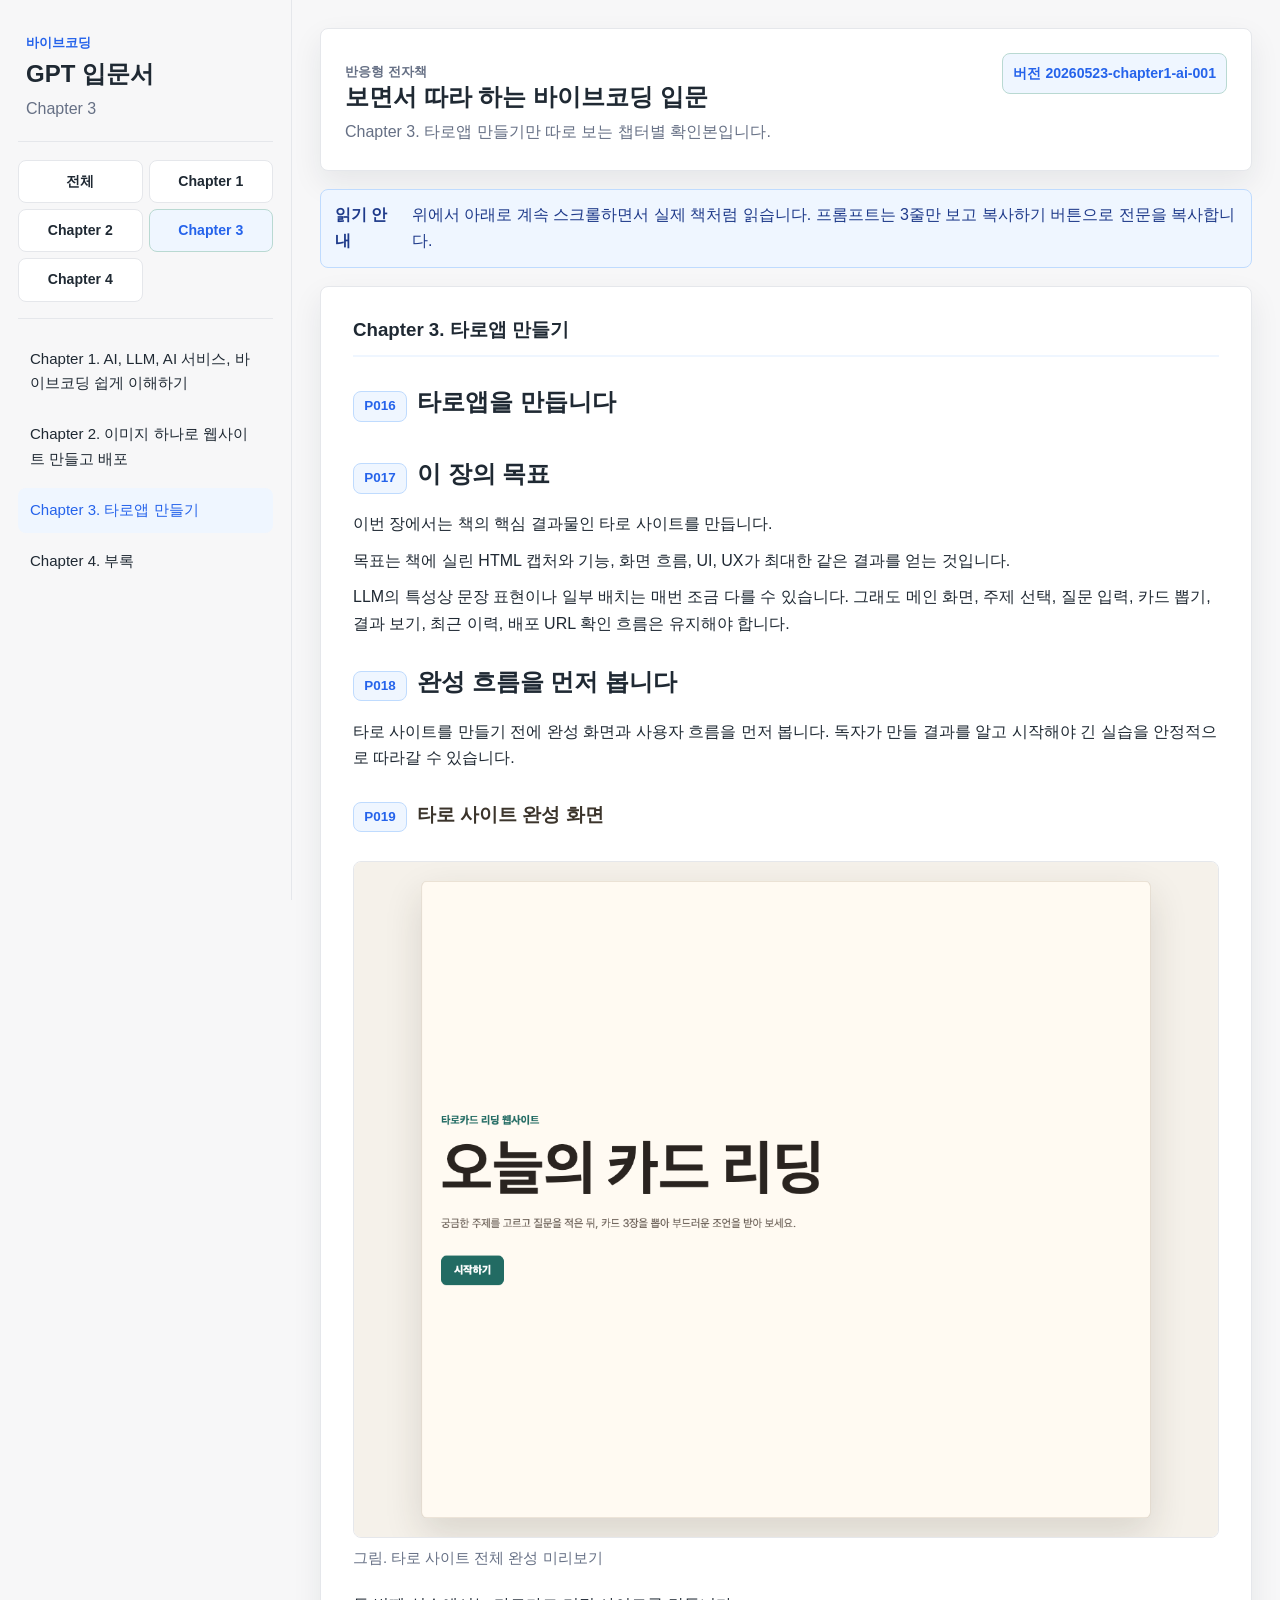
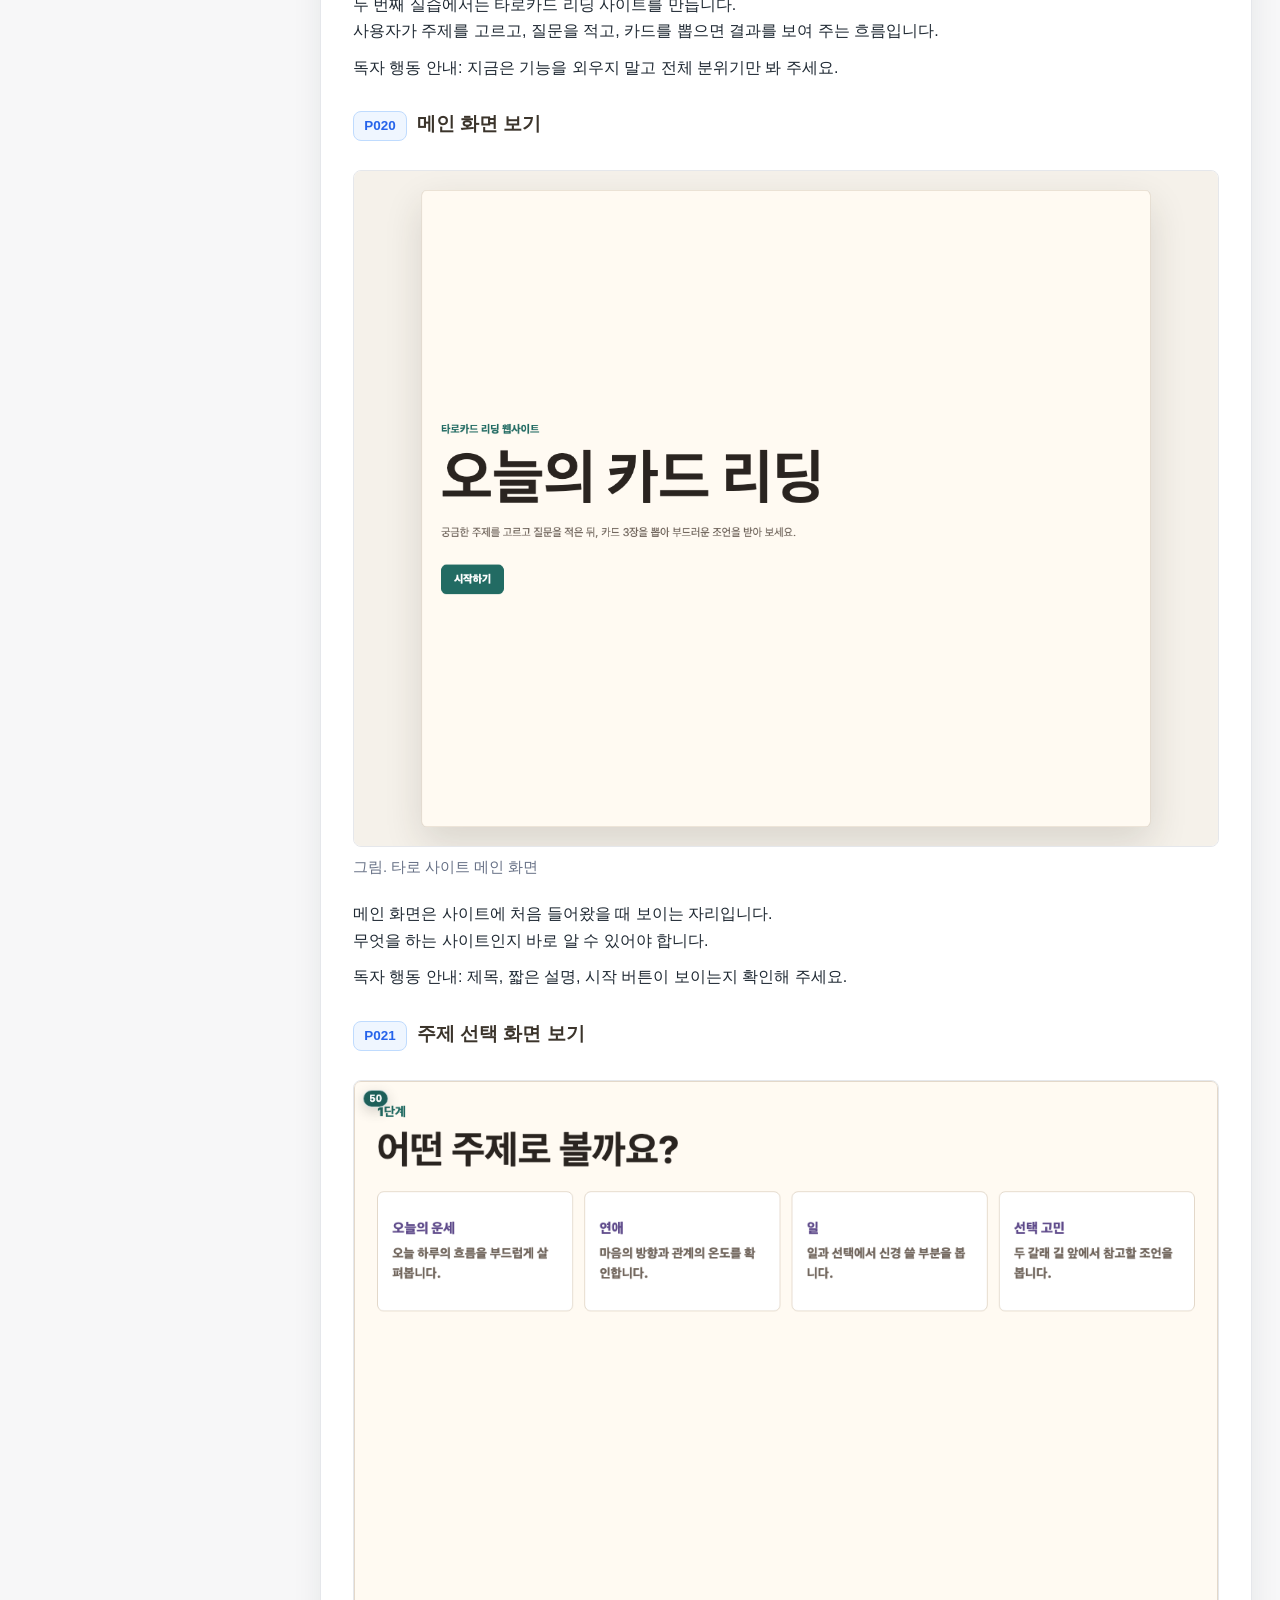
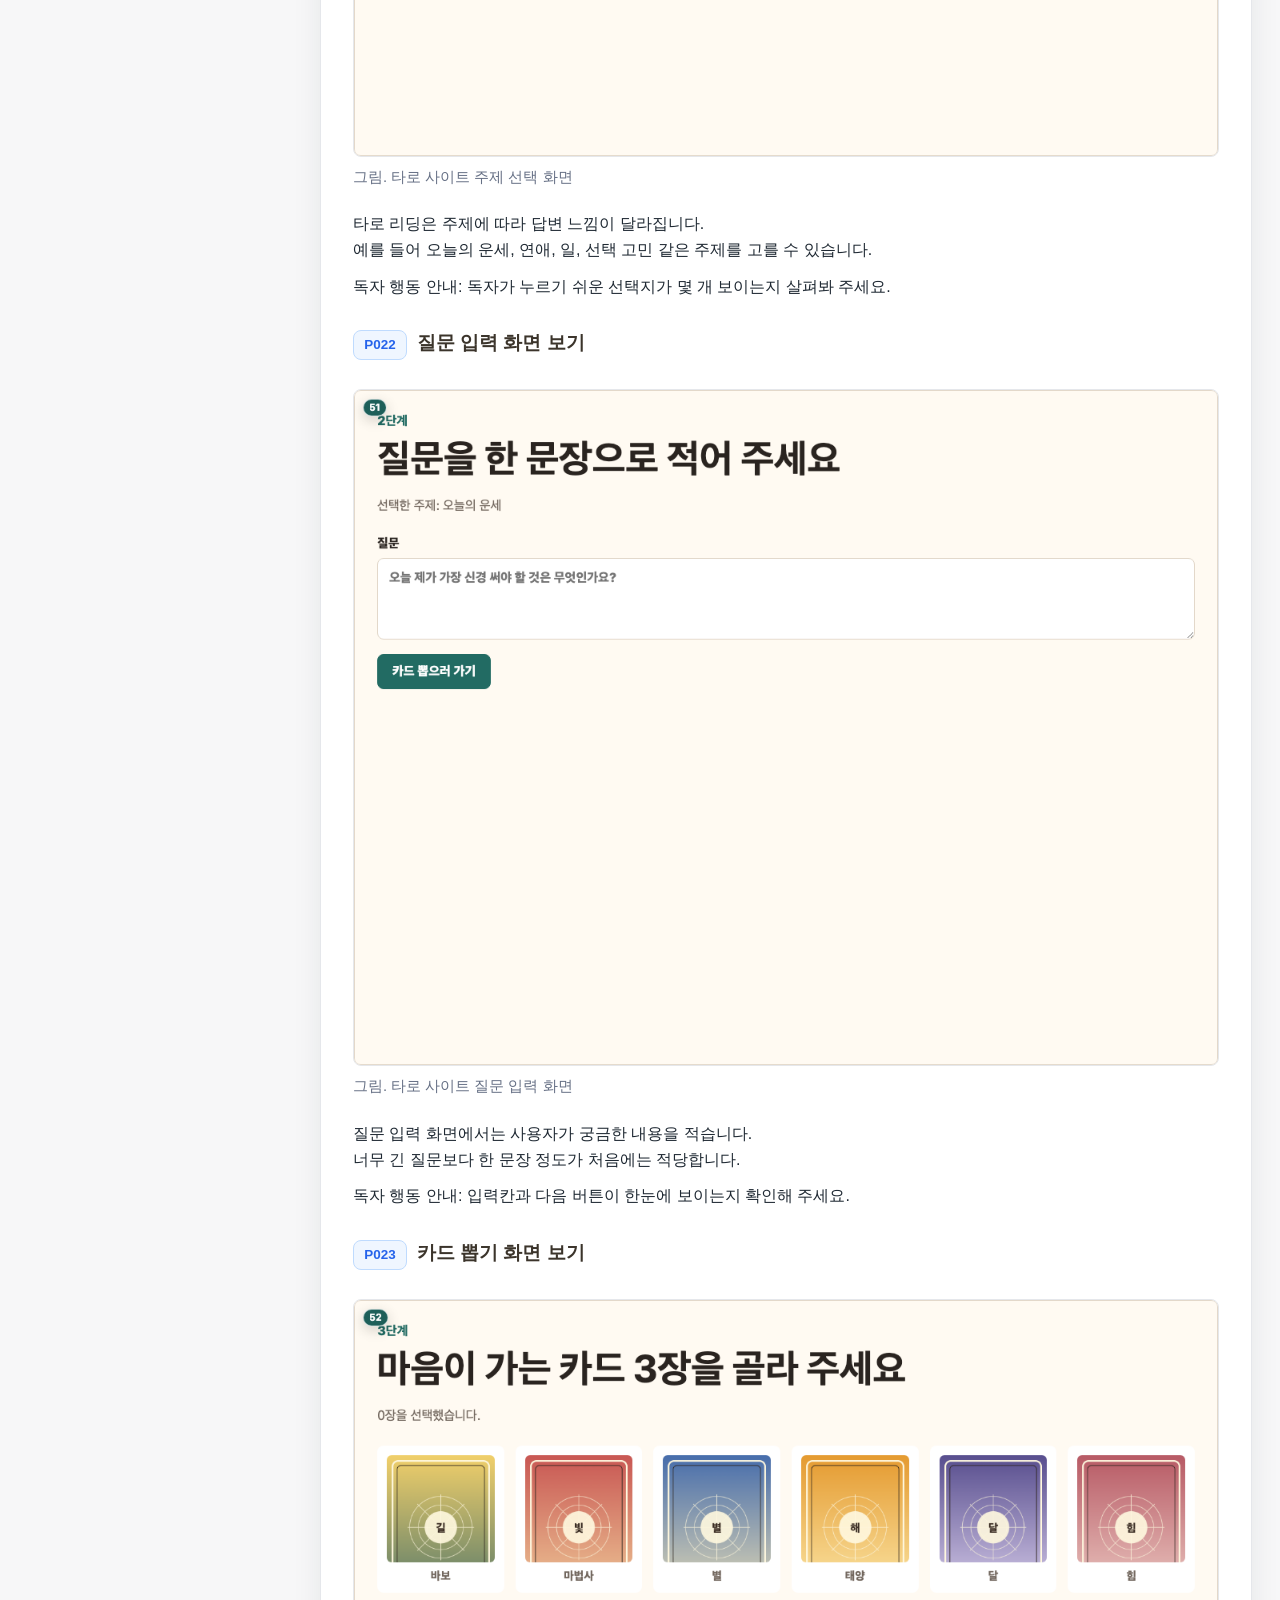
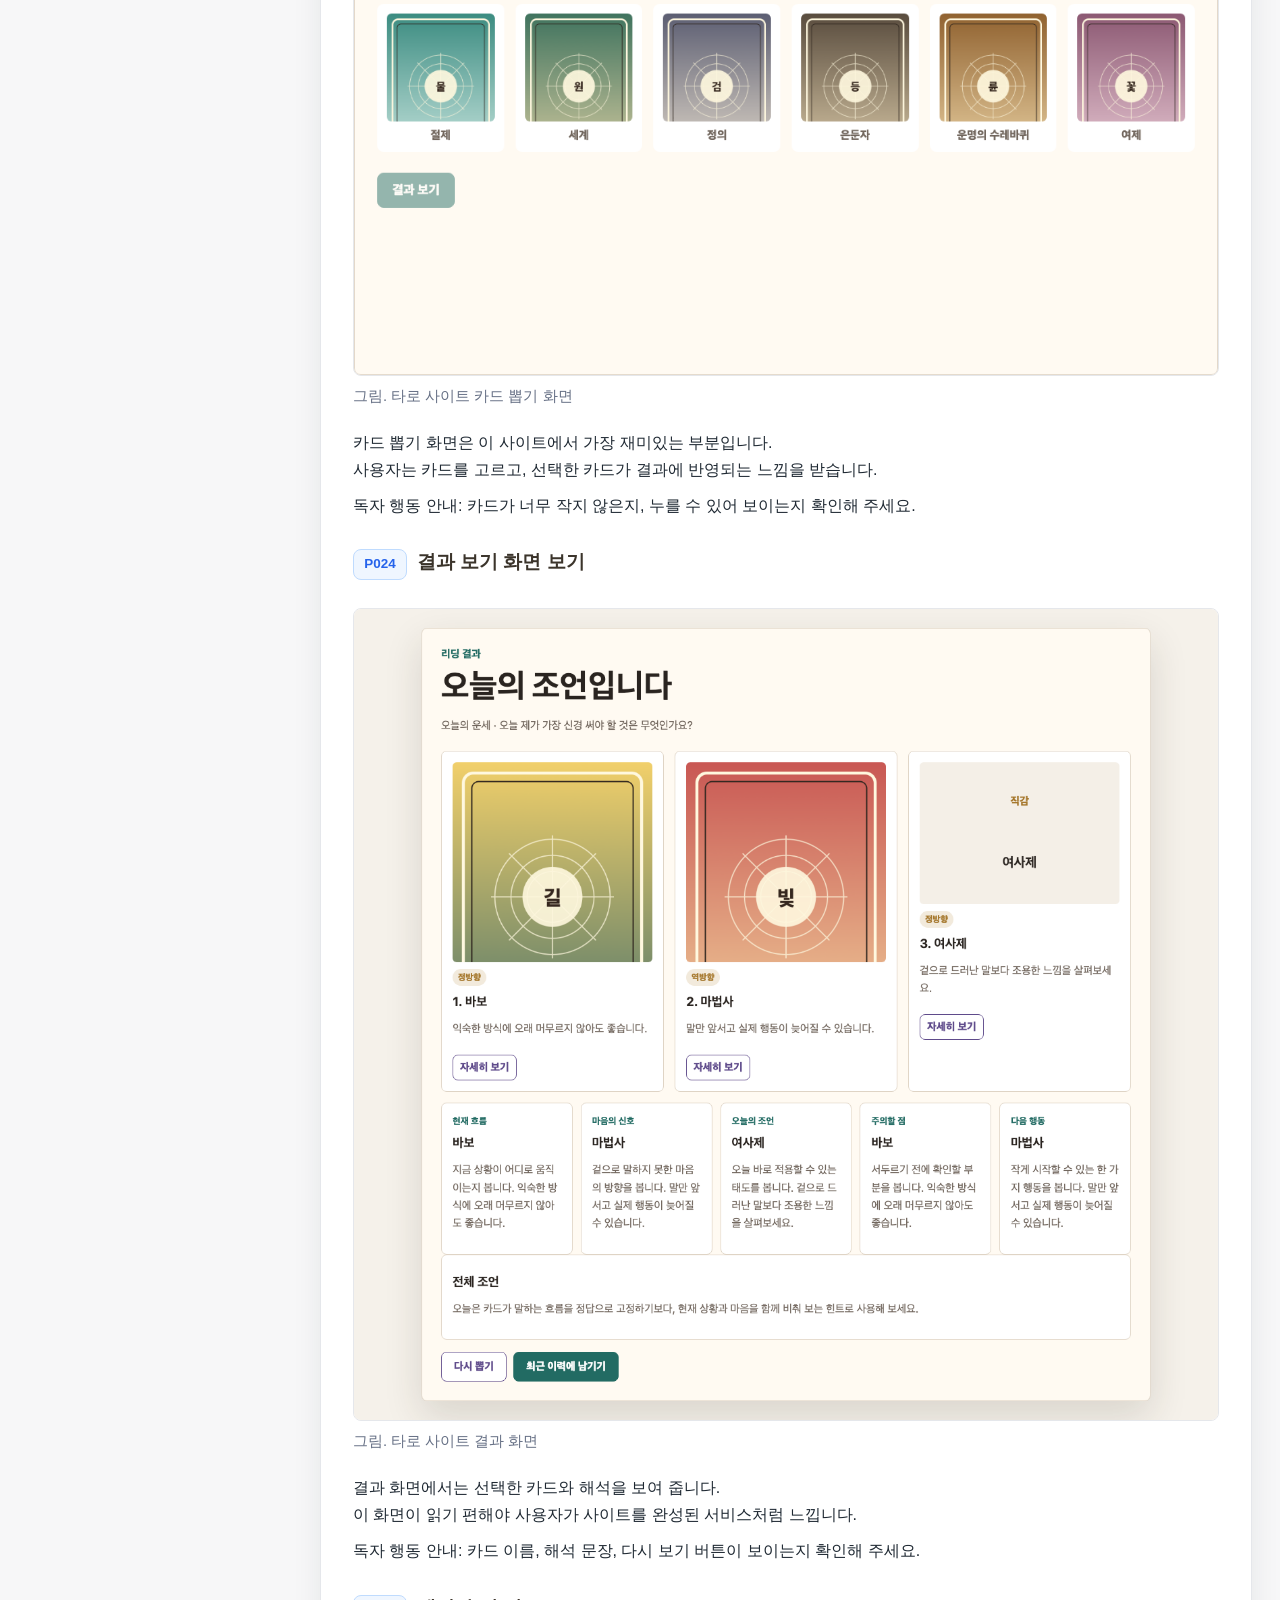
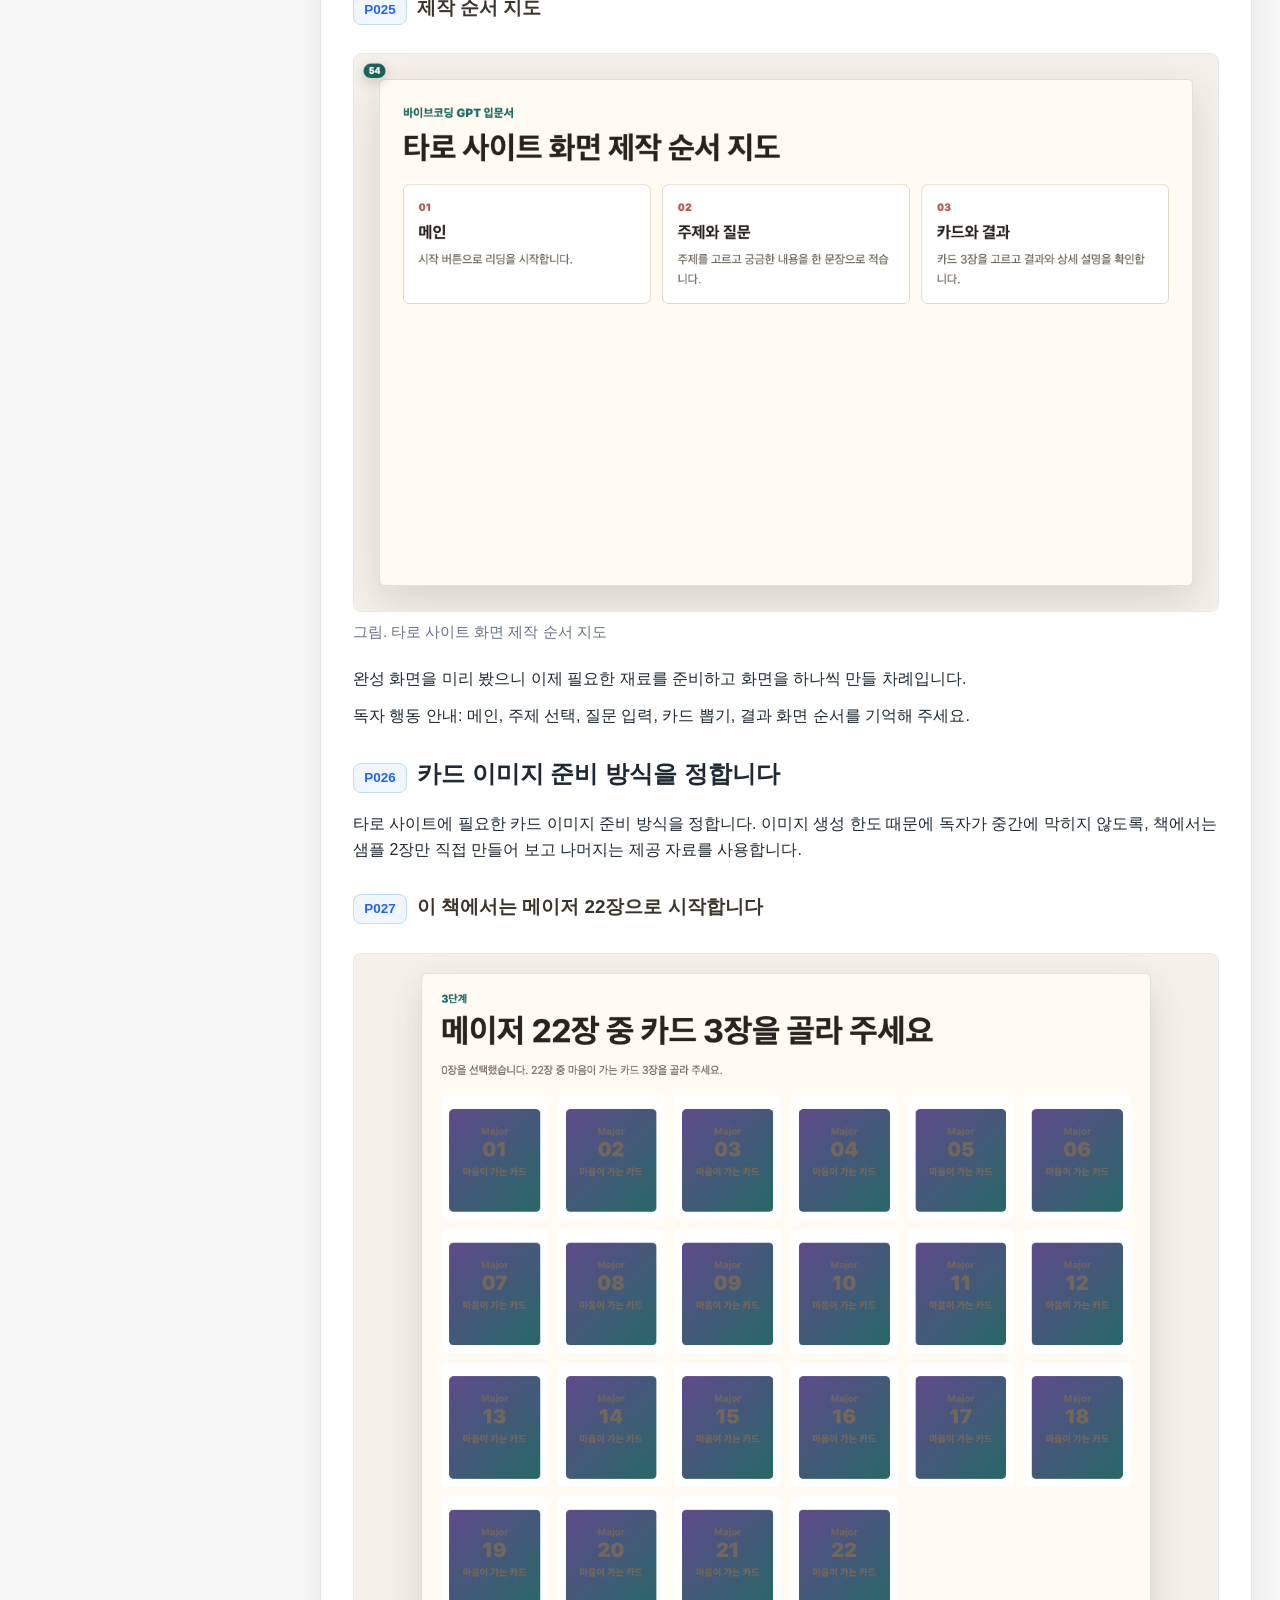
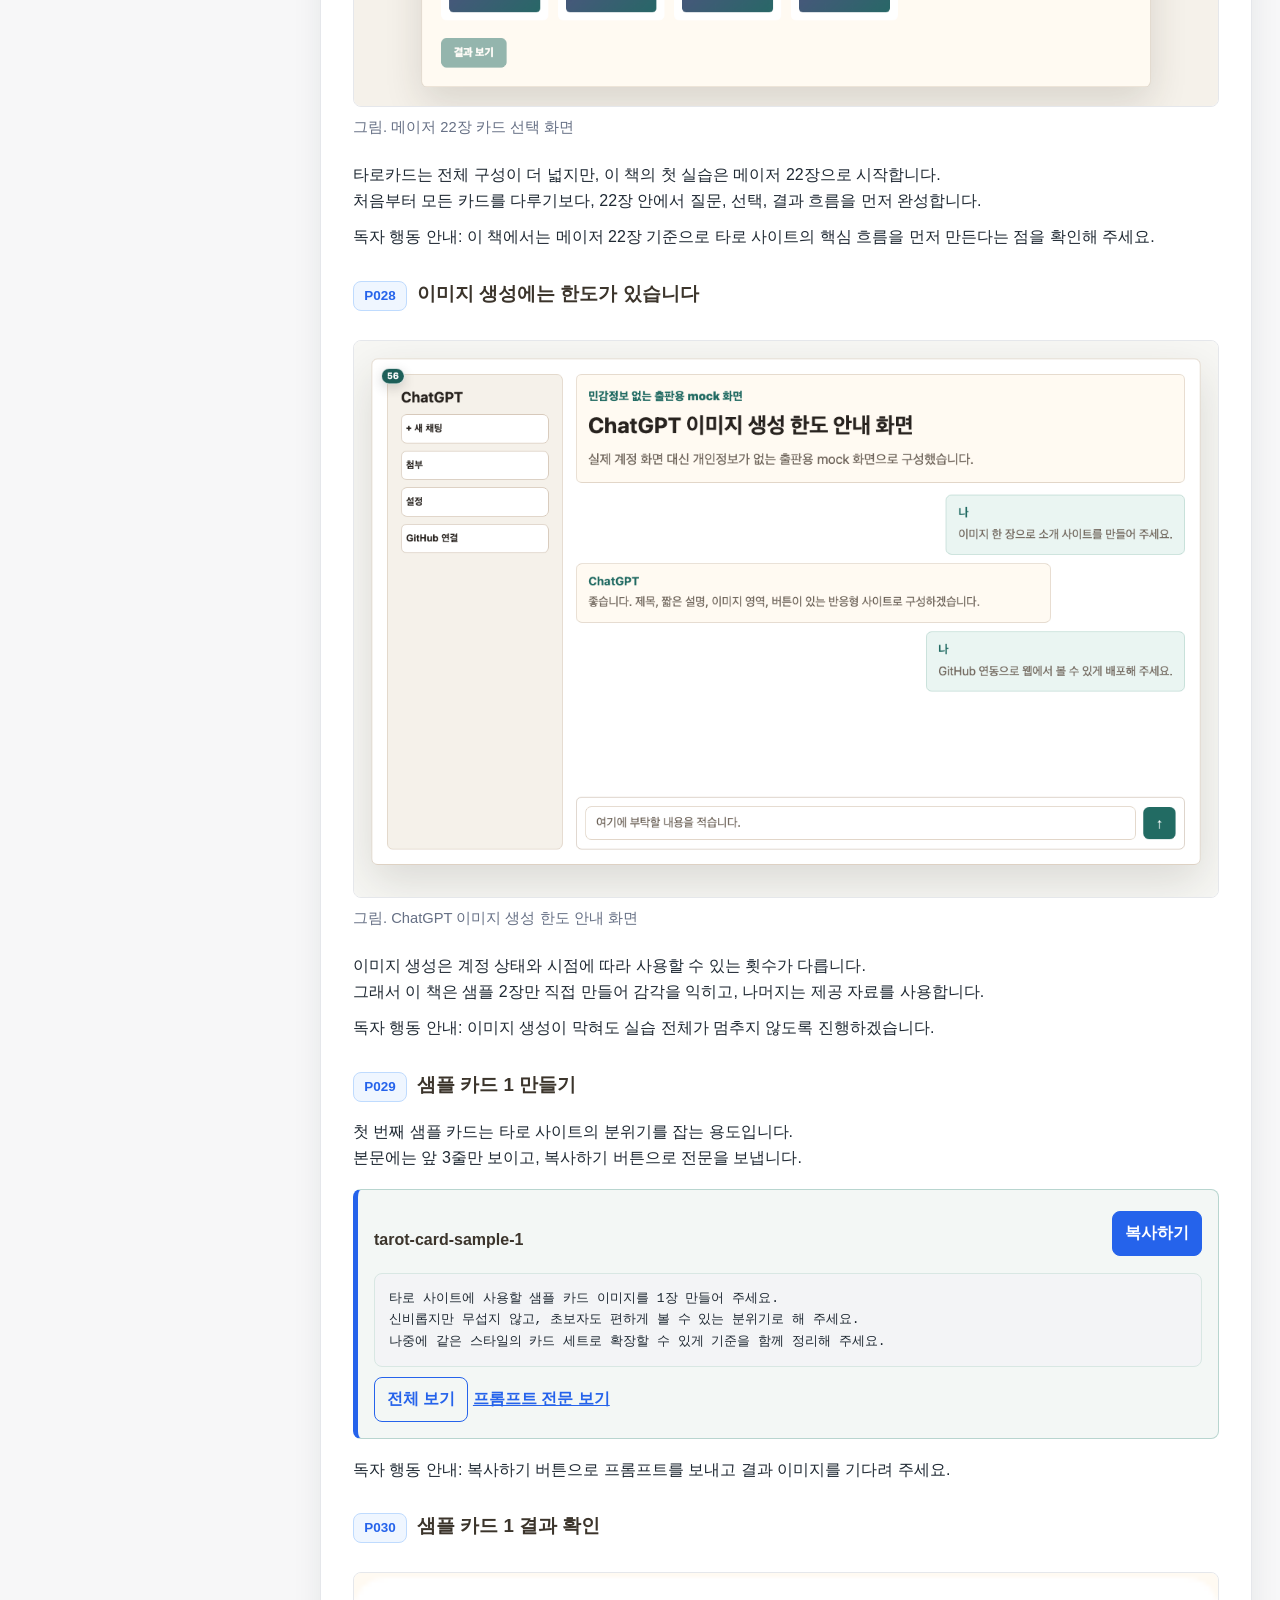
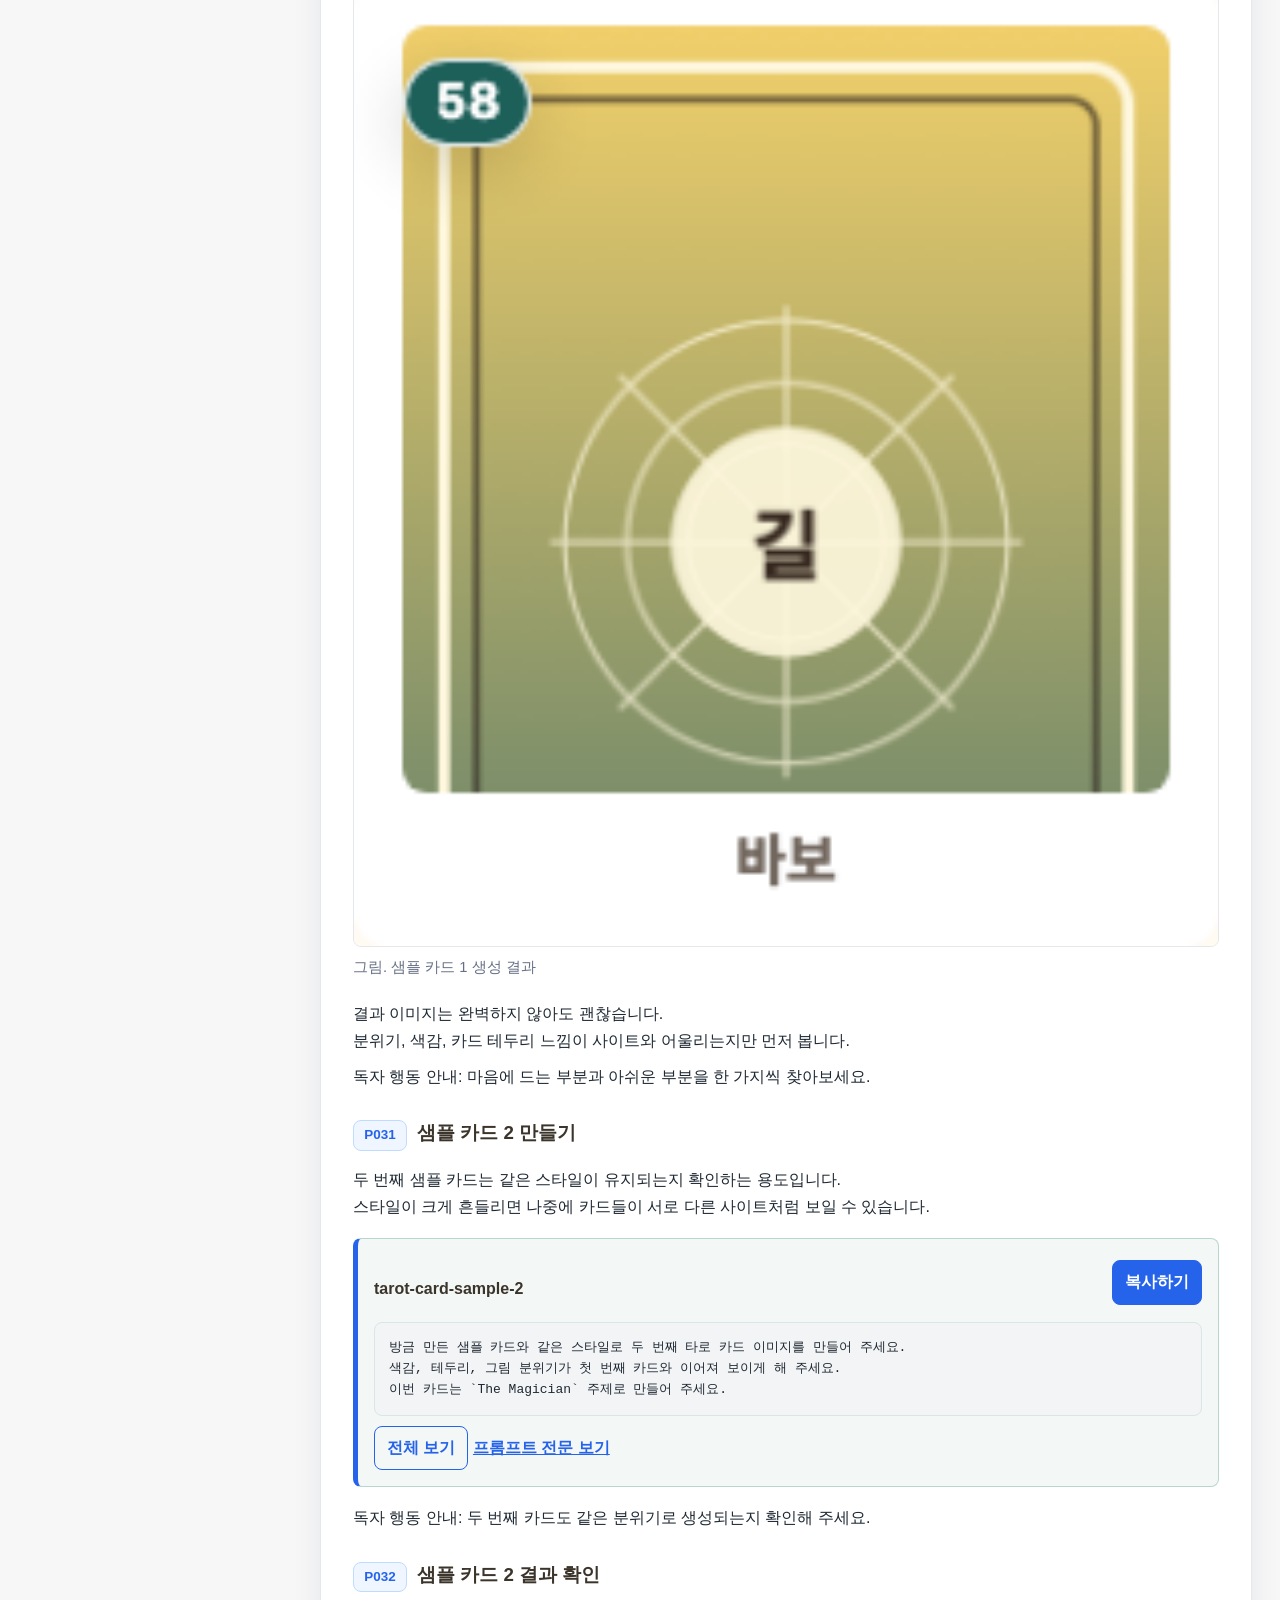
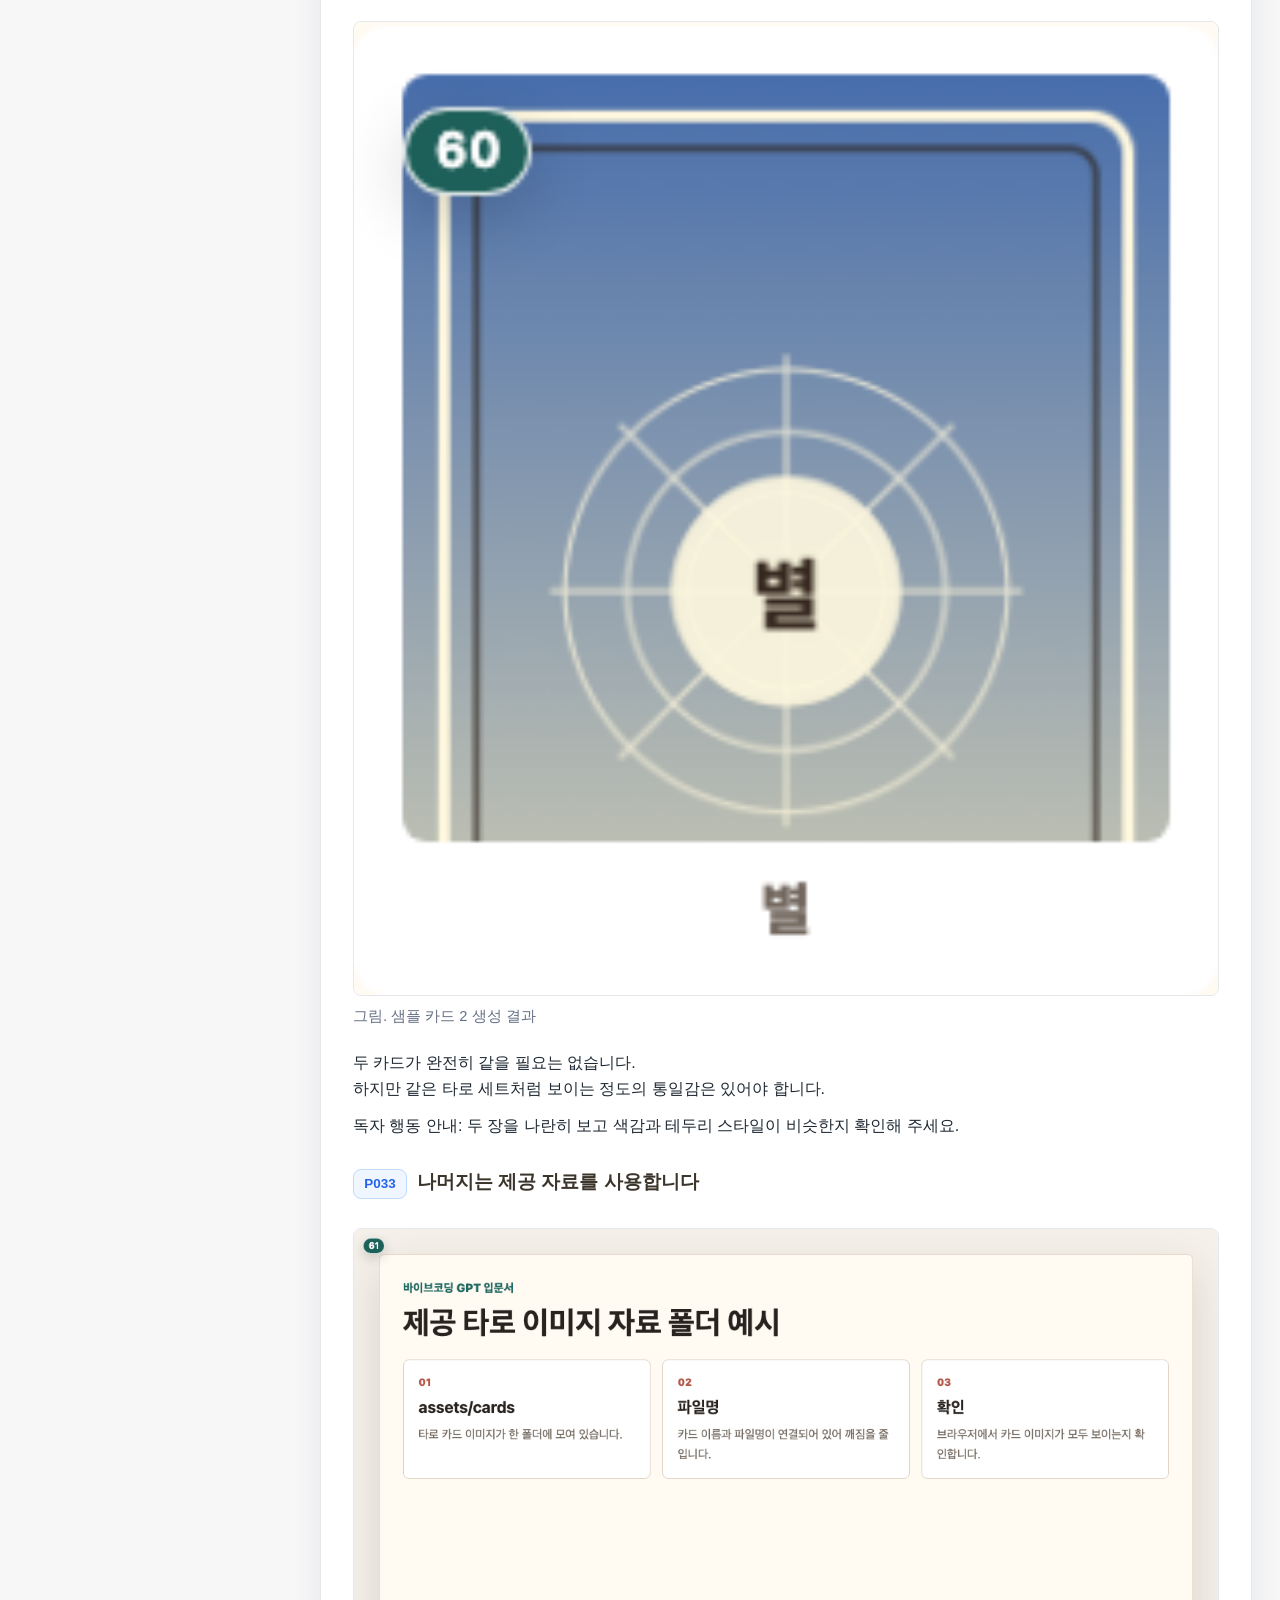
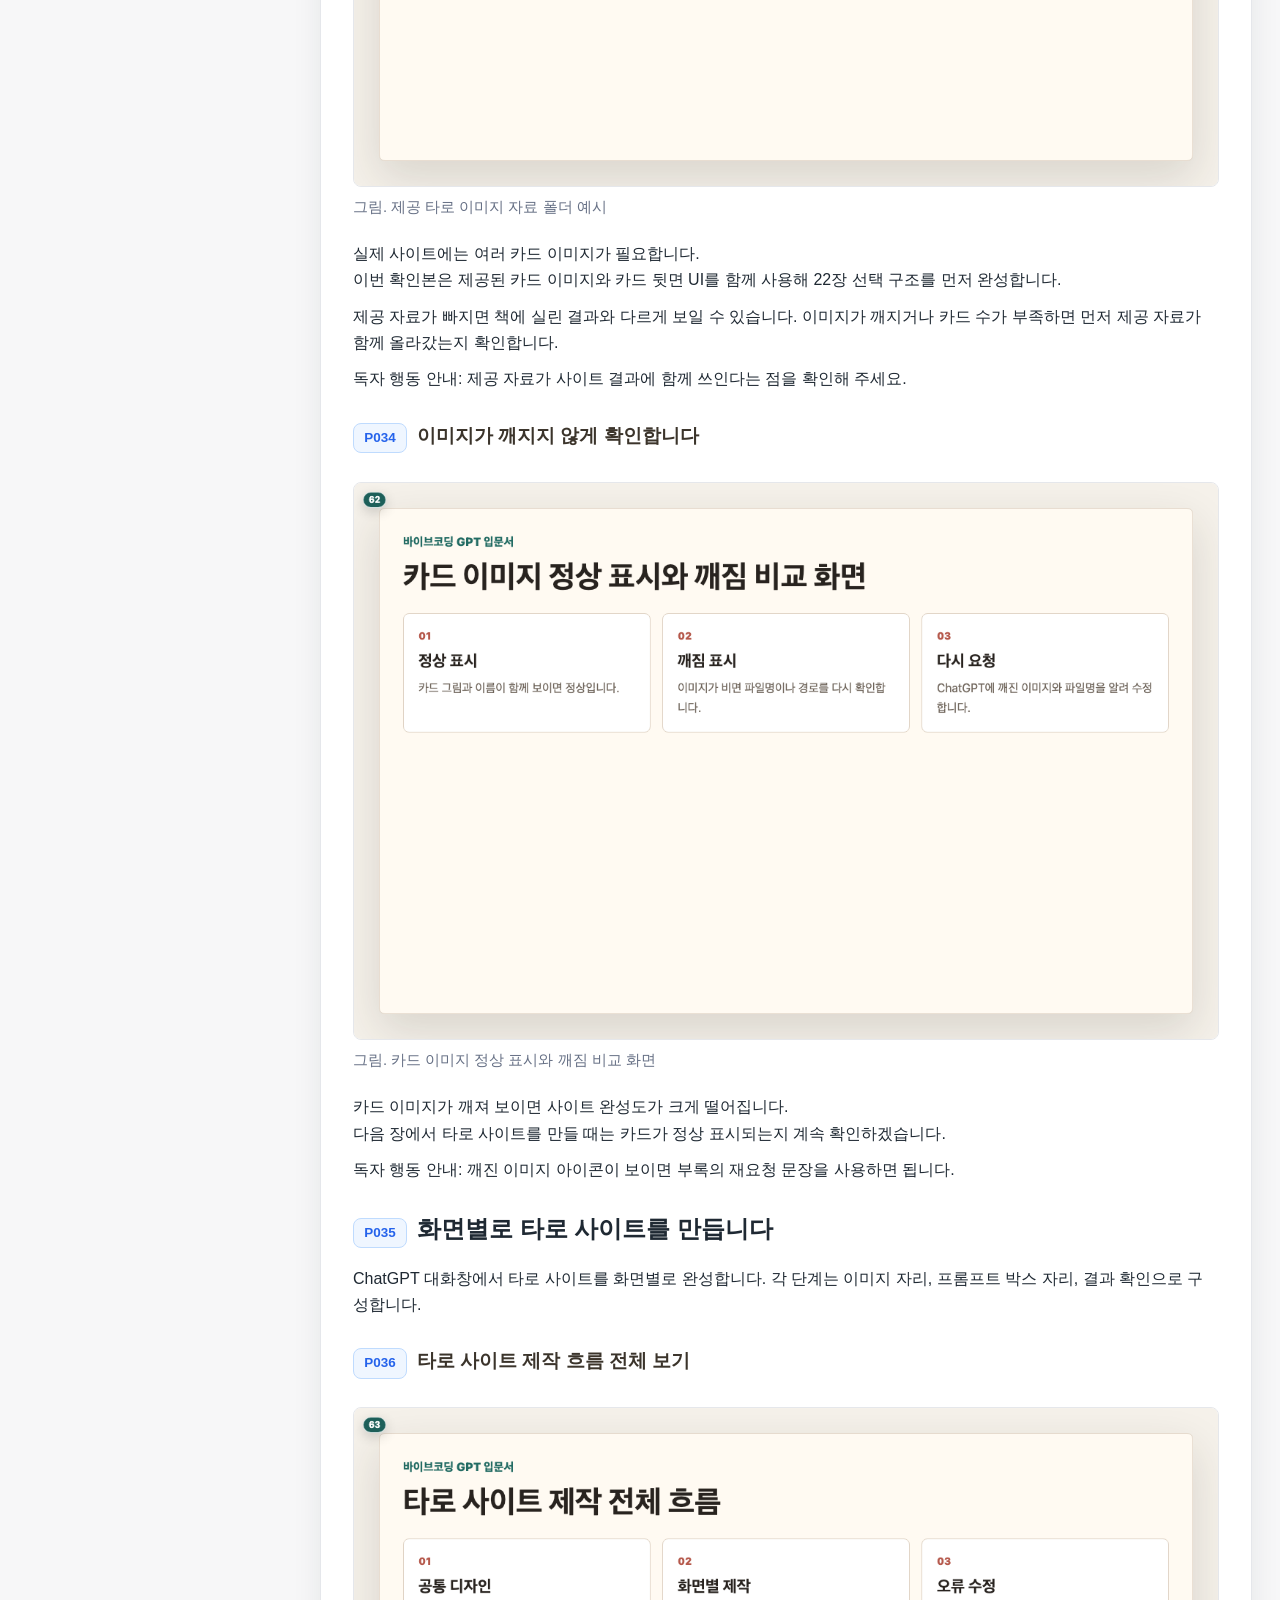
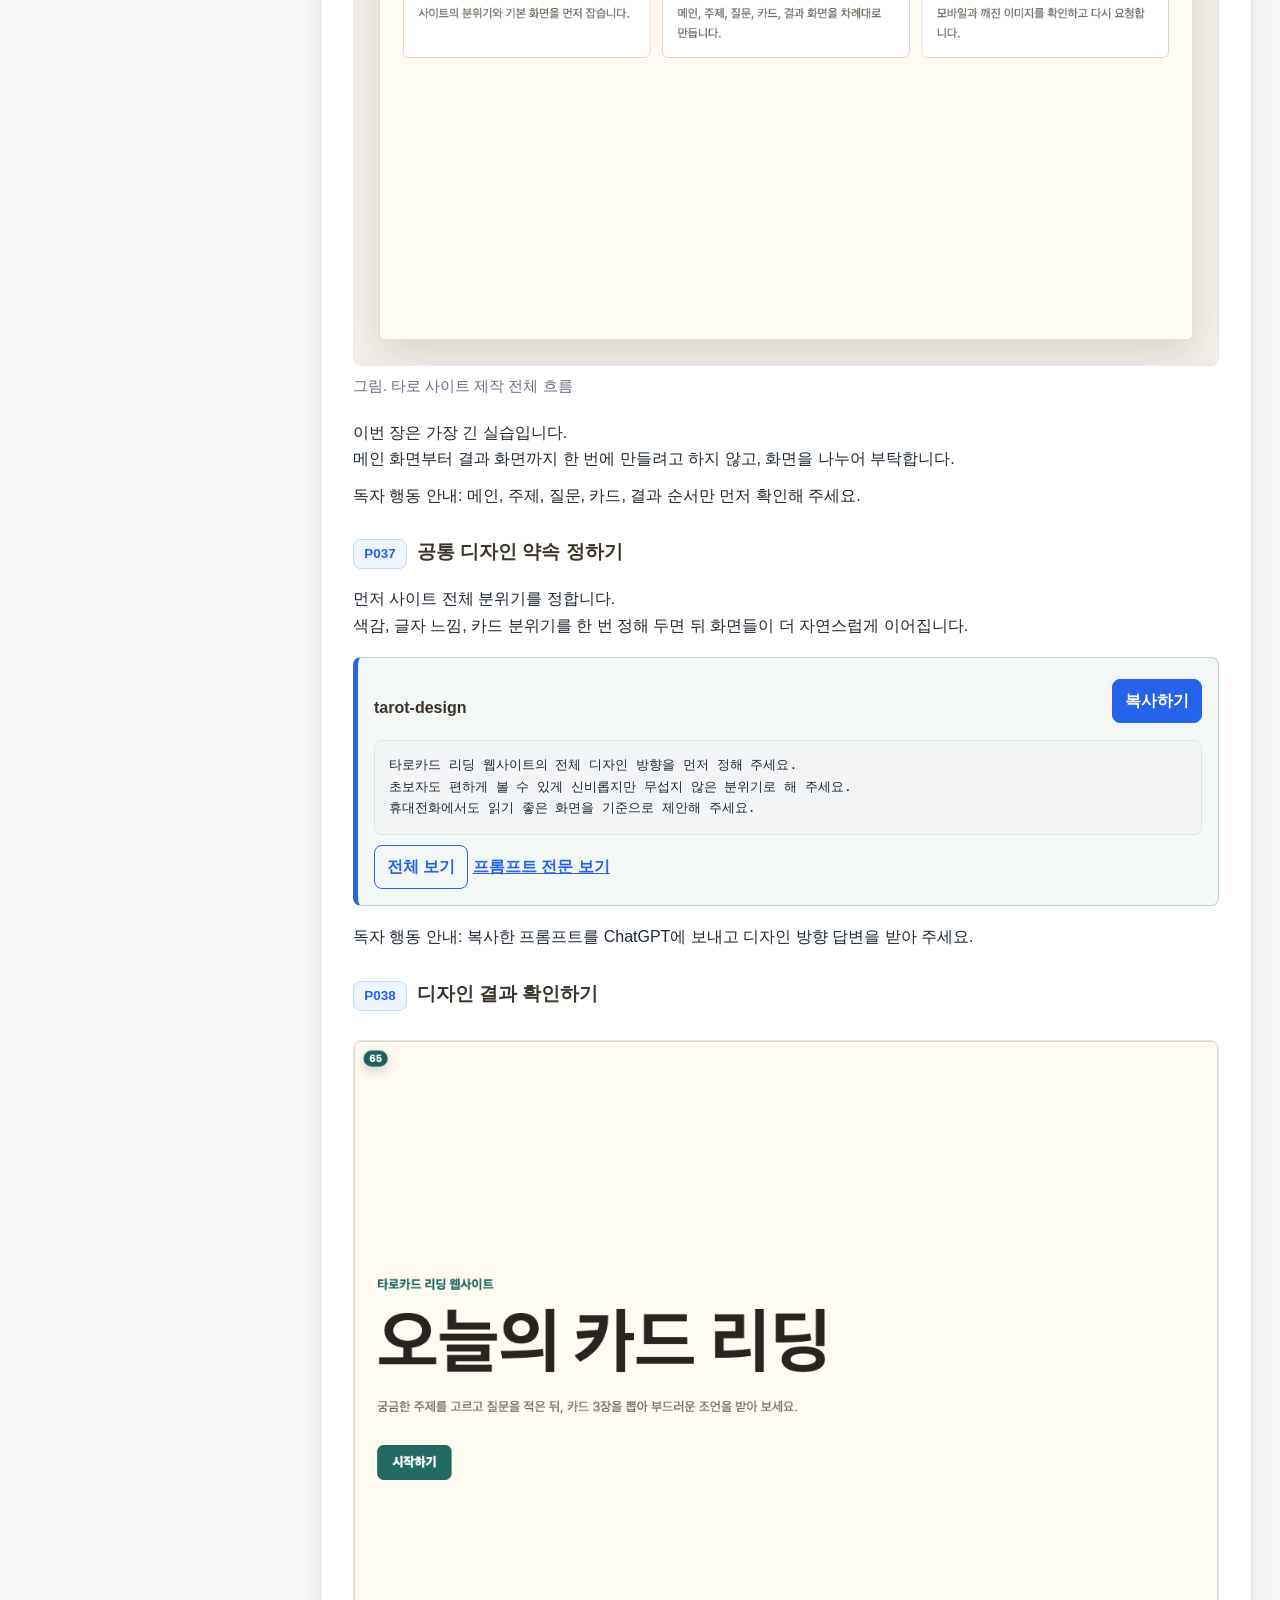
<file: webbook/chapter3.html>
<!doctype html>
<html lang="ko">
  <head>
    <meta charset="utf-8">
    <meta name="viewport" content="width=device-width, initial-scale=1">
    <meta http-equiv="Cache-Control" content="no-cache, no-store, must-revalidate">
    <meta http-equiv="Pragma" content="no-cache">
    <meta http-equiv="Expires" content="0">
    <title>보면서 따라 하는 바이브코딩 입문 - Chapter 3</title>
    <link rel="stylesheet" href="./assets/book.css?v=20260523-chapter1-ai-001">
  </head>
  <body>
    <!-- build: 20260523-chapter1-ai-001 -->
    <a class="skip-link" href="#book-content">본문으로 바로가기</a>
    <div class="app-shell">
      <aside class="book-sidebar" aria-label="전자책 목차">
        <div class="brand-block">
          <p class="series-label">바이브코딩</p>
          <h1>GPT 입문서</h1>
          <p>Chapter 3</p>
        </div>
        <nav class="mode-nav" aria-label="보기 방식"><a class="" href="./index.html?v=20260523-chapter1-ai-001">전체</a>
<a class="" href="./chapter1.html?v=20260523-chapter1-ai-001">Chapter 1</a>
<a class="" href="./chapter2.html?v=20260523-chapter1-ai-001">Chapter 2</a>
<a class="is-active" href="./chapter3.html?v=20260523-chapter1-ai-001">Chapter 3</a>
<a class="" href="./chapter4.html?v=20260523-chapter1-ai-001">Chapter 4</a></nav>
        <nav id="chapter-nav" class="chapter-nav"><a class="" href="./chapter1.html?v=20260523-chapter1-ai-001">Chapter 1. AI, LLM, AI 서비스, 바이브코딩 쉽게 이해하기</a>
<a class="" href="./chapter2.html?v=20260523-chapter1-ai-001">Chapter 2. 이미지 하나로 웹사이트 만들고 배포</a>
<a class="is-active" href="./chapter3.html?v=20260523-chapter1-ai-001">Chapter 3. 타로앱 만들기</a>
<a class="" href="./chapter4.html?v=20260523-chapter1-ai-001">Chapter 4. 부록</a></nav>
      </aside>

      <main class="book-main">
        <header class="book-header">
          <div>
            <p class="eyebrow">반응형 전자책</p>
            <h2>보면서 따라 하는 바이브코딩 입문</h2>
            <p>Chapter 3. 타로앱 만들기만 따로 보는 챕터별 확인본입니다.</p>
          </div>
          <div class="build-badge" aria-label="빌드 번호">버전 20260523-chapter1-ai-001</div>
        </header>

        <section class="reader-note" aria-label="읽기 안내">
          <strong>읽기 안내</strong>
          <span>위에서 아래로 계속 스크롤하면서 실제 책처럼 읽습니다. 프롬프트는 3줄만 보고 복사하기 버튼으로 전문을 복사합니다.</span>
        </section>

        <article id="book-content" class="book-content">

    <section id="chapter-03_chapter3" class="chapter" data-chapter="03_chapter3">
      <h1>Chapter 3. 타로앱 만들기</h1>
      
    <div class="page-heading" id="page-016">
      <a class="page-number" href="#page-016" aria-label="P016">P016</a>
      <h2>타로앱을 만듭니다</h2>
    </div>
  

    <div class="page-heading" id="page-017">
      <a class="page-number" href="#page-017" aria-label="P017">P017</a>
      <h2>이 장의 목표</h2>
    </div>
  
<p>이번 장에서는 책의 핵심 결과물인 타로 사이트를 만듭니다.</p>
<p>목표는 책에 실린 HTML 캡처와 기능, 화면 흐름, UI, UX가 최대한 같은 결과를 얻는 것입니다.</p>
<p>LLM의 특성상 문장 표현이나 일부 배치는 매번 조금 다를 수 있습니다. 그래도 메인 화면, 주제 선택, 질문 입력, 카드 뽑기, 결과 보기, 최근 이력, 배포 URL 확인 흐름은 유지해야 합니다.</p>

    <div class="page-heading" id="page-018">
      <a class="page-number" href="#page-018" aria-label="P018">P018</a>
      <h2>완성 흐름을 먼저 봅니다</h2>
    </div>
  
<p>타로 사이트를 만들기 전에 완성 화면과 사용자 흐름을 먼저 봅니다. 독자가 만들 결과를 알고 시작해야 긴 실습을 안정적으로 따라갈 수 있습니다.</p>

    <div class="page-heading" id="page-019">
      <a class="page-number" href="#page-019" aria-label="P019">P019</a>
      <h3>타로 사이트 완성 화면</h3>
    </div>
  

    <figure class="image-frame" data-image-src="./images/ch04_01_tarot_preview.png">
      <img src="./images/ch04_01_tarot_preview.png?v=20260523-chapter1-ai-001" alt="타로 사이트 전체 완성 미리보기" loading="lazy">
      <figcaption>그림. 타로 사이트 전체 완성 미리보기</figcaption>
    </figure>
  
<p>두 번째 실습에서는 타로카드 리딩 사이트를 만듭니다.<br>사용자가 주제를 고르고, 질문을 적고, 카드를 뽑으면 결과를 보여 주는 흐름입니다.</p>
<p>독자 행동 안내: 지금은 기능을 외우지 말고 전체 분위기만 봐 주세요.</p>

    <div class="page-heading" id="page-020">
      <a class="page-number" href="#page-020" aria-label="P020">P020</a>
      <h3>메인 화면 보기</h3>
    </div>
  

    <figure class="image-frame" data-image-src="./images/ch04_02_tarot_home.png">
      <img src="./images/ch04_02_tarot_home.png?v=20260523-chapter1-ai-001" alt="타로 사이트 메인 화면" loading="lazy">
      <figcaption>그림. 타로 사이트 메인 화면</figcaption>
    </figure>
  
<p>메인 화면은 사이트에 처음 들어왔을 때 보이는 자리입니다.<br>무엇을 하는 사이트인지 바로 알 수 있어야 합니다.</p>
<p>독자 행동 안내: 제목, 짧은 설명, 시작 버튼이 보이는지 확인해 주세요.</p>

    <div class="page-heading" id="page-021">
      <a class="page-number" href="#page-021" aria-label="P021">P021</a>
      <h3>주제 선택 화면 보기</h3>
    </div>
  

    <figure class="image-frame" data-image-src="./images/ch04_03_tarot_topic.png">
      <img src="./images/ch04_03_tarot_topic.png?v=20260523-chapter1-ai-001" alt="타로 사이트 주제 선택 화면" loading="lazy">
      <figcaption>그림. 타로 사이트 주제 선택 화면</figcaption>
    </figure>
  
<p>타로 리딩은 주제에 따라 답변 느낌이 달라집니다.<br>예를 들어 오늘의 운세, 연애, 일, 선택 고민 같은 주제를 고를 수 있습니다.</p>
<p>독자 행동 안내: 독자가 누르기 쉬운 선택지가 몇 개 보이는지 살펴봐 주세요.</p>

    <div class="page-heading" id="page-022">
      <a class="page-number" href="#page-022" aria-label="P022">P022</a>
      <h3>질문 입력 화면 보기</h3>
    </div>
  

    <figure class="image-frame" data-image-src="./images/ch04_04_tarot_question.png">
      <img src="./images/ch04_04_tarot_question.png?v=20260523-chapter1-ai-001" alt="타로 사이트 질문 입력 화면" loading="lazy">
      <figcaption>그림. 타로 사이트 질문 입력 화면</figcaption>
    </figure>
  
<p>질문 입력 화면에서는 사용자가 궁금한 내용을 적습니다.<br>너무 긴 질문보다 한 문장 정도가 처음에는 적당합니다.</p>
<p>독자 행동 안내: 입력칸과 다음 버튼이 한눈에 보이는지 확인해 주세요.</p>

    <div class="page-heading" id="page-023">
      <a class="page-number" href="#page-023" aria-label="P023">P023</a>
      <h3>카드 뽑기 화면 보기</h3>
    </div>
  

    <figure class="image-frame" data-image-src="./images/ch04_05_tarot_spread.png">
      <img src="./images/ch04_05_tarot_spread.png?v=20260523-chapter1-ai-001" alt="타로 사이트 카드 뽑기 화면" loading="lazy">
      <figcaption>그림. 타로 사이트 카드 뽑기 화면</figcaption>
    </figure>
  
<p>카드 뽑기 화면은 이 사이트에서 가장 재미있는 부분입니다.<br>사용자는 카드를 고르고, 선택한 카드가 결과에 반영되는 느낌을 받습니다.</p>
<p>독자 행동 안내: 카드가 너무 작지 않은지, 누를 수 있어 보이는지 확인해 주세요.</p>

    <div class="page-heading" id="page-024">
      <a class="page-number" href="#page-024" aria-label="P024">P024</a>
      <h3>결과 보기 화면 보기</h3>
    </div>
  

    <figure class="image-frame" data-image-src="./images/ch04_06_tarot_result.png">
      <img src="./images/ch04_06_tarot_result.png?v=20260523-chapter1-ai-001" alt="타로 사이트 결과 화면" loading="lazy">
      <figcaption>그림. 타로 사이트 결과 화면</figcaption>
    </figure>
  
<p>결과 화면에서는 선택한 카드와 해석을 보여 줍니다.<br>이 화면이 읽기 편해야 사용자가 사이트를 완성된 서비스처럼 느낍니다.</p>
<p>독자 행동 안내: 카드 이름, 해석 문장, 다시 보기 버튼이 보이는지 확인해 주세요.</p>

    <div class="page-heading" id="page-025">
      <a class="page-number" href="#page-025" aria-label="P025">P025</a>
      <h3>제작 순서 지도</h3>
    </div>
  

    <figure class="image-frame" data-image-src="./images/ch04_07_tarot_map.png">
      <img src="./images/ch04_07_tarot_map.png?v=20260523-chapter1-ai-001" alt="타로 사이트 화면 제작 순서 지도" loading="lazy">
      <figcaption>그림. 타로 사이트 화면 제작 순서 지도</figcaption>
    </figure>
  
<p>완성 화면을 미리 봤으니 이제 필요한 재료를 준비하고 화면을 하나씩 만들 차례입니다.</p>
<p>독자 행동 안내: 메인, 주제 선택, 질문 입력, 카드 뽑기, 결과 화면 순서를 기억해 주세요.</p>

    <div class="page-heading" id="page-026">
      <a class="page-number" href="#page-026" aria-label="P026">P026</a>
      <h2>카드 이미지 준비 방식을 정합니다</h2>
    </div>
  
<p>타로 사이트에 필요한 카드 이미지 준비 방식을 정합니다. 이미지 생성 한도 때문에 독자가 중간에 막히지 않도록, 책에서는 샘플 2장만 직접 만들어 보고 나머지는 제공 자료를 사용합니다.</p>

    <div class="page-heading" id="page-027">
      <a class="page-number" href="#page-027" aria-label="P027">P027</a>
      <h3>이 책에서는 메이저 22장으로 시작합니다</h3>
    </div>
  

    <figure class="image-frame" data-image-src="./images/ch05_01_tarot_22_cards.png">
      <img src="./images/ch05_01_tarot_22_cards.png?v=20260523-chapter1-ai-001" alt="메이저 22장 카드 선택 화면" loading="lazy">
      <figcaption>그림. 메이저 22장 카드 선택 화면</figcaption>
    </figure>
  
<p>타로카드는 전체 구성이 더 넓지만, 이 책의 첫 실습은 메이저 22장으로 시작합니다.<br>처음부터 모든 카드를 다루기보다, 22장 안에서 질문, 선택, 결과 흐름을 먼저 완성합니다.</p>
<p>독자 행동 안내: 이 책에서는 메이저 22장 기준으로 타로 사이트의 핵심 흐름을 먼저 만든다는 점을 확인해 주세요.</p>

    <div class="page-heading" id="page-028">
      <a class="page-number" href="#page-028" aria-label="P028">P028</a>
      <h3>이미지 생성에는 한도가 있습니다</h3>
    </div>
  

    <figure class="image-frame" data-image-src="./images/ch05_02_image_limit.png">
      <img src="./images/ch05_02_image_limit.png?v=20260523-chapter1-ai-001" alt="ChatGPT 이미지 생성 한도 안내 화면" loading="lazy">
      <figcaption>그림. ChatGPT 이미지 생성 한도 안내 화면</figcaption>
    </figure>
  
<p>이미지 생성은 계정 상태와 시점에 따라 사용할 수 있는 횟수가 다릅니다.<br>그래서 이 책은 샘플 2장만 직접 만들어 감각을 익히고, 나머지는 제공 자료를 사용합니다.</p>
<p>독자 행동 안내: 이미지 생성이 막혀도 실습 전체가 멈추지 않도록 진행하겠습니다.</p>

    <div class="page-heading" id="page-029">
      <a class="page-number" href="#page-029" aria-label="P029">P029</a>
      <h3>샘플 카드 1 만들기</h3>
    </div>
  
<p>첫 번째 샘플 카드는 타로 사이트의 분위기를 잡는 용도입니다.<br>본문에는 앞 3줄만 보이고, 복사하기 버튼으로 전문을 보냅니다.</p>

    <section class="prompt-card" data-prompt-id="tarot-card-sample-1">
      <div class="prompt-card__header">
        <h3 class="prompt-card__title">tarot-card-sample-1</h3>
        <button class="prompt-card__copy" type="button" data-copy-value="타로 사이트에 사용할 샘플 카드 이미지를 1장 만들어 주세요.
신비롭지만 무섭지 않고, 초보자도 편하게 볼 수 있는 분위기로 해 주세요.
나중에 같은 스타일의 카드 세트로 확장할 수 있게 기준을 함께 정리해 주세요.

카드 주제는 `The Fool`로 해 주세요.
세로형 카드 비율로 만들어 주세요.
카드에는 부드러운 빛, 상징적인 길, 작은 별빛 요소가 있으면 좋겠습니다.
너무 어둡거나 공포스럽지 않게 해 주세요.
완성 후에는 이 카드의 색감, 테두리, 일러스트 스타일을 짧게 설명해 주세요.
이미지 생성 한도가 있을 수 있으니, 한 번에 너무 많은 변형을 요청하지 말아 주세요.">복사하기</button>
      </div>
      <pre class="prompt-card__preview">타로 사이트에 사용할 샘플 카드 이미지를 1장 만들어 주세요.
신비롭지만 무섭지 않고, 초보자도 편하게 볼 수 있는 분위기로 해 주세요.
나중에 같은 스타일의 카드 세트로 확장할 수 있게 기준을 함께 정리해 주세요.</pre>
      <button class="prompt-card__toggle" type="button">전체 보기</button>
      <pre class="prompt-card__full" hidden>타로 사이트에 사용할 샘플 카드 이미지를 1장 만들어 주세요.
신비롭지만 무섭지 않고, 초보자도 편하게 볼 수 있는 분위기로 해 주세요.
나중에 같은 스타일의 카드 세트로 확장할 수 있게 기준을 함께 정리해 주세요.

카드 주제는 `The Fool`로 해 주세요.
세로형 카드 비율로 만들어 주세요.
카드에는 부드러운 빛, 상징적인 길, 작은 별빛 요소가 있으면 좋겠습니다.
너무 어둡거나 공포스럽지 않게 해 주세요.
완성 후에는 이 카드의 색감, 테두리, 일러스트 스타일을 짧게 설명해 주세요.
이미지 생성 한도가 있을 수 있으니, 한 번에 너무 많은 변형을 요청하지 말아 주세요.</pre>
      <a class="prompt-card__epub-link" href="../prompts/tarot-main.md?v=20260523-chapter1-ai-001">프롬프트 전문 보기</a>
    </section>
  
<p>독자 행동 안내: 복사하기 버튼으로 프롬프트를 보내고 결과 이미지를 기다려 주세요.</p>

    <div class="page-heading" id="page-030">
      <a class="page-number" href="#page-030" aria-label="P030">P030</a>
      <h3>샘플 카드 1 결과 확인</h3>
    </div>
  

    <figure class="image-frame" data-image-src="./images/ch05_04_card_sample_1_result.png">
      <img src="./images/ch05_04_card_sample_1_result.png?v=20260523-chapter1-ai-001" alt="샘플 카드 1 생성 결과" loading="lazy">
      <figcaption>그림. 샘플 카드 1 생성 결과</figcaption>
    </figure>
  
<p>결과 이미지는 완벽하지 않아도 괜찮습니다.<br>분위기, 색감, 카드 테두리 느낌이 사이트와 어울리는지만 먼저 봅니다.</p>
<p>독자 행동 안내: 마음에 드는 부분과 아쉬운 부분을 한 가지씩 찾아보세요.</p>

    <div class="page-heading" id="page-031">
      <a class="page-number" href="#page-031" aria-label="P031">P031</a>
      <h3>샘플 카드 2 만들기</h3>
    </div>
  
<p>두 번째 샘플 카드는 같은 스타일이 유지되는지 확인하는 용도입니다.<br>스타일이 크게 흔들리면 나중에 카드들이 서로 다른 사이트처럼 보일 수 있습니다.</p>

    <section class="prompt-card" data-prompt-id="tarot-card-sample-2">
      <div class="prompt-card__header">
        <h3 class="prompt-card__title">tarot-card-sample-2</h3>
        <button class="prompt-card__copy" type="button" data-copy-value="방금 만든 샘플 카드와 같은 스타일로 두 번째 타로 카드 이미지를 만들어 주세요.
색감, 테두리, 그림 분위기가 첫 번째 카드와 이어져 보이게 해 주세요.
이번 카드는 `The Magician` 주제로 만들어 주세요.

세로형 카드 비율을 유지해 주세요.
신비롭지만 친근한 분위기로 만들어 주세요.
상징 요소는 책상, 빛나는 도구, 집중하는 인물 정도로 구성해 주세요.
첫 번째 카드와 같은 세트처럼 보이도록 테두리와 색감의 통일감을 유지해 주세요.
이미지 생성 한도가 있을 수 있으니 결과는 1장만 먼저 만들어 주세요.
완성 후에는 첫 번째 카드와 통일감이 있는지 확인할 기준을 알려 주세요.">복사하기</button>
      </div>
      <pre class="prompt-card__preview">방금 만든 샘플 카드와 같은 스타일로 두 번째 타로 카드 이미지를 만들어 주세요.
색감, 테두리, 그림 분위기가 첫 번째 카드와 이어져 보이게 해 주세요.
이번 카드는 `The Magician` 주제로 만들어 주세요.</pre>
      <button class="prompt-card__toggle" type="button">전체 보기</button>
      <pre class="prompt-card__full" hidden>방금 만든 샘플 카드와 같은 스타일로 두 번째 타로 카드 이미지를 만들어 주세요.
색감, 테두리, 그림 분위기가 첫 번째 카드와 이어져 보이게 해 주세요.
이번 카드는 `The Magician` 주제로 만들어 주세요.

세로형 카드 비율을 유지해 주세요.
신비롭지만 친근한 분위기로 만들어 주세요.
상징 요소는 책상, 빛나는 도구, 집중하는 인물 정도로 구성해 주세요.
첫 번째 카드와 같은 세트처럼 보이도록 테두리와 색감의 통일감을 유지해 주세요.
이미지 생성 한도가 있을 수 있으니 결과는 1장만 먼저 만들어 주세요.
완성 후에는 첫 번째 카드와 통일감이 있는지 확인할 기준을 알려 주세요.</pre>
      <a class="prompt-card__epub-link" href="../prompts/tarot-main.md?v=20260523-chapter1-ai-001">프롬프트 전문 보기</a>
    </section>
  
<p>독자 행동 안내: 두 번째 카드도 같은 분위기로 생성되는지 확인해 주세요.</p>

    <div class="page-heading" id="page-032">
      <a class="page-number" href="#page-032" aria-label="P032">P032</a>
      <h3>샘플 카드 2 결과 확인</h3>
    </div>
  

    <figure class="image-frame" data-image-src="./images/ch05_06_card_sample_2_result.png">
      <img src="./images/ch05_06_card_sample_2_result.png?v=20260523-chapter1-ai-001" alt="샘플 카드 2 생성 결과" loading="lazy">
      <figcaption>그림. 샘플 카드 2 생성 결과</figcaption>
    </figure>
  
<p>두 카드가 완전히 같을 필요는 없습니다.<br>하지만 같은 타로 세트처럼 보이는 정도의 통일감은 있어야 합니다.</p>
<p>독자 행동 안내: 두 장을 나란히 보고 색감과 테두리 스타일이 비슷한지 확인해 주세요.</p>

    <div class="page-heading" id="page-033">
      <a class="page-number" href="#page-033" aria-label="P033">P033</a>
      <h3>나머지는 제공 자료를 사용합니다</h3>
    </div>
  

    <figure class="image-frame" data-image-src="./images/ch05_07_provided_assets.png">
      <img src="./images/ch05_07_provided_assets.png?v=20260523-chapter1-ai-001" alt="제공 타로 이미지 자료 폴더 예시" loading="lazy">
      <figcaption>그림. 제공 타로 이미지 자료 폴더 예시</figcaption>
    </figure>
  
<p>실제 사이트에는 여러 카드 이미지가 필요합니다.<br>이번 확인본은 제공된 카드 이미지와 카드 뒷면 UI를 함께 사용해 22장 선택 구조를 먼저 완성합니다.</p>
<p>제공 자료가 빠지면 책에 실린 결과와 다르게 보일 수 있습니다. 이미지가 깨지거나 카드 수가 부족하면 먼저 제공 자료가 함께 올라갔는지 확인합니다.</p>
<p>독자 행동 안내: 제공 자료가 사이트 결과에 함께 쓰인다는 점을 확인해 주세요.</p>

    <div class="page-heading" id="page-034">
      <a class="page-number" href="#page-034" aria-label="P034">P034</a>
      <h3>이미지가 깨지지 않게 확인합니다</h3>
    </div>
  

    <figure class="image-frame" data-image-src="./images/ch05_08_image_check.png">
      <img src="./images/ch05_08_image_check.png?v=20260523-chapter1-ai-001" alt="카드 이미지 정상 표시와 깨짐 비교 화면" loading="lazy">
      <figcaption>그림. 카드 이미지 정상 표시와 깨짐 비교 화면</figcaption>
    </figure>
  
<p>카드 이미지가 깨져 보이면 사이트 완성도가 크게 떨어집니다.<br>다음 장에서 타로 사이트를 만들 때는 카드가 정상 표시되는지 계속 확인하겠습니다.</p>
<p>독자 행동 안내: 깨진 이미지 아이콘이 보이면 부록의 재요청 문장을 사용하면 됩니다.</p>

    <div class="page-heading" id="page-035">
      <a class="page-number" href="#page-035" aria-label="P035">P035</a>
      <h2>화면별로 타로 사이트를 만듭니다</h2>
    </div>
  
<p>ChatGPT 대화창에서 타로 사이트를 화면별로 완성합니다. 각 단계는 이미지 자리, 프롬프트 박스 자리, 결과 확인으로 구성합니다.</p>

    <div class="page-heading" id="page-036">
      <a class="page-number" href="#page-036" aria-label="P036">P036</a>
      <h3>타로 사이트 제작 흐름 전체 보기</h3>
    </div>
  

    <figure class="image-frame" data-image-src="./images/ch06_01_build_flow.png">
      <img src="./images/ch06_01_build_flow.png?v=20260523-chapter1-ai-001" alt="타로 사이트 제작 전체 흐름" loading="lazy">
      <figcaption>그림. 타로 사이트 제작 전체 흐름</figcaption>
    </figure>
  
<p>이번 장은 가장 긴 실습입니다.<br>메인 화면부터 결과 화면까지 한 번에 만들려고 하지 않고, 화면을 나누어 부탁합니다.</p>
<p>독자 행동 안내: 메인, 주제, 질문, 카드, 결과 순서만 먼저 확인해 주세요.</p>

    <div class="page-heading" id="page-037">
      <a class="page-number" href="#page-037" aria-label="P037">P037</a>
      <h3>공통 디자인 약속 정하기</h3>
    </div>
  
<p>먼저 사이트 전체 분위기를 정합니다.<br>색감, 글자 느낌, 카드 분위기를 한 번 정해 두면 뒤 화면들이 더 자연스럽게 이어집니다.</p>

    <section class="prompt-card" data-prompt-id="tarot-design">
      <div class="prompt-card__header">
        <h3 class="prompt-card__title">tarot-design</h3>
        <button class="prompt-card__copy" type="button" data-copy-value="타로카드 리딩 웹사이트의 전체 디자인 방향을 먼저 정해 주세요.
초보자도 편하게 볼 수 있게 신비롭지만 무섭지 않은 분위기로 해 주세요.
휴대전화에서도 읽기 좋은 화면을 기준으로 제안해 주세요.

사이트 이름은 `오늘의 카드 리딩`으로 하겠습니다.
사용자는 주제를 고르고, 질문을 입력하고, 카드 3장을 뽑고, 결과 해석을 봅니다.
전체 분위기는 차분하고 따뜻해야 합니다.
글자는 읽기 쉬워야 하고, 버튼은 누르기 쉬워야 합니다.
카드 이미지는 제공 자료를 사용할 예정이므로 이미지가 깨지지 않게 다루는 기준도 포함해 주세요.
먼저 색상, 글자 느낌, 버튼 스타일, 화면 흐름을 짧게 정리해 주세요.
그 다음 실제 제작에 들어갈 준비가 되었는지 체크리스트를 알려 주세요.">복사하기</button>
      </div>
      <pre class="prompt-card__preview">타로카드 리딩 웹사이트의 전체 디자인 방향을 먼저 정해 주세요.
초보자도 편하게 볼 수 있게 신비롭지만 무섭지 않은 분위기로 해 주세요.
휴대전화에서도 읽기 좋은 화면을 기준으로 제안해 주세요.</pre>
      <button class="prompt-card__toggle" type="button">전체 보기</button>
      <pre class="prompt-card__full" hidden>타로카드 리딩 웹사이트의 전체 디자인 방향을 먼저 정해 주세요.
초보자도 편하게 볼 수 있게 신비롭지만 무섭지 않은 분위기로 해 주세요.
휴대전화에서도 읽기 좋은 화면을 기준으로 제안해 주세요.

사이트 이름은 `오늘의 카드 리딩`으로 하겠습니다.
사용자는 주제를 고르고, 질문을 입력하고, 카드 3장을 뽑고, 결과 해석을 봅니다.
전체 분위기는 차분하고 따뜻해야 합니다.
글자는 읽기 쉬워야 하고, 버튼은 누르기 쉬워야 합니다.
카드 이미지는 제공 자료를 사용할 예정이므로 이미지가 깨지지 않게 다루는 기준도 포함해 주세요.
먼저 색상, 글자 느낌, 버튼 스타일, 화면 흐름을 짧게 정리해 주세요.
그 다음 실제 제작에 들어갈 준비가 되었는지 체크리스트를 알려 주세요.</pre>
      <a class="prompt-card__epub-link" href="../prompts/tarot-main.md?v=20260523-chapter1-ai-001">프롬프트 전문 보기</a>
    </section>
  
<p>독자 행동 안내: 복사한 프롬프트를 ChatGPT에 보내고 디자인 방향 답변을 받아 주세요.</p>

    <div class="page-heading" id="page-038">
      <a class="page-number" href="#page-038" aria-label="P038">P038</a>
      <h3>디자인 결과 확인하기</h3>
    </div>
  

    <figure class="image-frame" data-image-src="./images/ch06_03_design_result.png">
      <img src="./images/ch06_03_design_result.png?v=20260523-chapter1-ai-001" alt="타로 사이트 공통 디자인 결과 화면" loading="lazy">
      <figcaption>그림. 타로 사이트 공통 디자인 결과 화면</figcaption>
    </figure>
  
<p>디자인 답변에서는 색상, 분위기, 버튼 스타일을 봅니다.<br>마음에 들지 않으면 아직 늦지 않았습니다. 지금 고치면 뒤 화면도 편해집니다.</p>
<p>독자 행동 안내: 너무 어둡거나 글자가 잘 안 보이면 밝게 조정해 달라고 부탁해 주세요.</p>

    <div class="page-heading" id="page-039">
      <a class="page-number" href="#page-039" aria-label="P039">P039</a>
      <h3>메인 화면 만들기</h3>
    </div>
  
<p>메인 화면은 사용자가 처음 만나는 화면입니다.<br>무엇을 하는 사이트인지 바로 알 수 있게 만들어 달라고 부탁합니다.</p>

    <section class="prompt-card" data-prompt-id="tarot-main">
      <div class="prompt-card__header">
        <h3 class="prompt-card__title">tarot-main</h3>
        <button class="prompt-card__copy" type="button" data-copy-value="타로 사이트의 메인 화면을 만들어 주세요.
처음 들어온 사람이 어떤 사이트인지 바로 알 수 있게 해 주세요.
시작 버튼을 누르면 주제 선택으로 이어지는 구조로 만들어 주세요.

사이트 이름은 `오늘의 카드 리딩`입니다.
메인 화면에는 큰 제목, 짧은 소개 문장, 시작 버튼이 필요합니다.
분위기는 신비롭지만 부담스럽지 않게 해 주세요.
휴대전화에서 제목과 버튼이 잘리지 않게 해 주세요.
사용자가 무엇을 누르면 되는지 바로 알 수 있어야 합니다.
완성 후에는 제가 확인할 항목을 3가지로 정리해 주세요.">복사하기</button>
      </div>
      <pre class="prompt-card__preview">타로 사이트의 메인 화면을 만들어 주세요.
처음 들어온 사람이 어떤 사이트인지 바로 알 수 있게 해 주세요.
시작 버튼을 누르면 주제 선택으로 이어지는 구조로 만들어 주세요.</pre>
      <button class="prompt-card__toggle" type="button">전체 보기</button>
      <pre class="prompt-card__full" hidden>타로 사이트의 메인 화면을 만들어 주세요.
처음 들어온 사람이 어떤 사이트인지 바로 알 수 있게 해 주세요.
시작 버튼을 누르면 주제 선택으로 이어지는 구조로 만들어 주세요.

사이트 이름은 `오늘의 카드 리딩`입니다.
메인 화면에는 큰 제목, 짧은 소개 문장, 시작 버튼이 필요합니다.
분위기는 신비롭지만 부담스럽지 않게 해 주세요.
휴대전화에서 제목과 버튼이 잘리지 않게 해 주세요.
사용자가 무엇을 누르면 되는지 바로 알 수 있어야 합니다.
완성 후에는 제가 확인할 항목을 3가지로 정리해 주세요.</pre>
      <a class="prompt-card__epub-link" href="../prompts/tarot-main.md?v=20260523-chapter1-ai-001">프롬프트 전문 보기</a>
    </section>
  
<p>독자 행동 안내: 프롬프트를 보내고 메인 화면 결과를 기다려 주세요.</p>

    <div class="page-heading" id="page-040">
      <a class="page-number" href="#page-040" aria-label="P040">P040</a>
      <h3>메인 화면 결과 확인</h3>
    </div>
  

    <figure class="image-frame" data-image-src="./images/ch06_05_main_result.png">
      <img src="./images/ch06_05_main_result.png?v=20260523-chapter1-ai-001" alt="타로 메인 화면 결과" loading="lazy">
      <figcaption>그림. 타로 메인 화면 결과</figcaption>
    </figure>
  
<p>메인 화면에는 제목, 짧은 설명, 시작 버튼이 보여야 합니다.<br>첫 화면에서 사용자가 무엇을 하면 되는지 알 수 있어야 합니다.</p>
<p>독자 행동 안내: 시작 버튼이 잘 보이는지 확인해 주세요.</p>

    <div class="page-heading" id="page-041">
      <a class="page-number" href="#page-041" aria-label="P041">P041</a>
      <h3>주제 선택 화면 만들기</h3>
    </div>
  
<p>이제 사용자가 리딩 주제를 고를 수 있게 만듭니다.<br>선택지는 너무 많지 않게 시작하는 편이 좋습니다.</p>

    <section class="prompt-card" data-prompt-id="tarot-topic">
      <div class="prompt-card__header">
        <h3 class="prompt-card__title">tarot-topic</h3>
        <button class="prompt-card__copy" type="button" data-copy-value="타로 사이트에 주제 선택 화면을 만들어 주세요.
사용자가 오늘의 운세, 연애, 일, 선택 고민 중 하나를 고를 수 있게 해 주세요.
각 선택지는 휴대전화에서도 누르기 쉬운 카드 형태로 보여 주세요.

주제 선택 화면은 메인 화면의 시작 버튼 다음에 나오는 화면입니다.
선택지는 너무 많지 않게 4개로 시작해 주세요.
각 주제에는 짧은 설명 1문장을 붙여 주세요.
선택한 주제가 다음 질문 입력 화면에 이어지도록 구성해 주세요.
초보자도 지금 무엇을 눌러야 하는지 바로 알 수 있어야 합니다.
완성 후에는 선택지가 잘 보이는지 확인할 체크리스트를 알려 주세요.">복사하기</button>
      </div>
      <pre class="prompt-card__preview">타로 사이트에 주제 선택 화면을 만들어 주세요.
사용자가 오늘의 운세, 연애, 일, 선택 고민 중 하나를 고를 수 있게 해 주세요.
각 선택지는 휴대전화에서도 누르기 쉬운 카드 형태로 보여 주세요.</pre>
      <button class="prompt-card__toggle" type="button">전체 보기</button>
      <pre class="prompt-card__full" hidden>타로 사이트에 주제 선택 화면을 만들어 주세요.
사용자가 오늘의 운세, 연애, 일, 선택 고민 중 하나를 고를 수 있게 해 주세요.
각 선택지는 휴대전화에서도 누르기 쉬운 카드 형태로 보여 주세요.

주제 선택 화면은 메인 화면의 시작 버튼 다음에 나오는 화면입니다.
선택지는 너무 많지 않게 4개로 시작해 주세요.
각 주제에는 짧은 설명 1문장을 붙여 주세요.
선택한 주제가 다음 질문 입력 화면에 이어지도록 구성해 주세요.
초보자도 지금 무엇을 눌러야 하는지 바로 알 수 있어야 합니다.
완성 후에는 선택지가 잘 보이는지 확인할 체크리스트를 알려 주세요.</pre>
      <a class="prompt-card__epub-link" href="../prompts/tarot-topic.md?v=20260523-chapter1-ai-001">프롬프트 전문 보기</a>
    </section>
  
<p>독자 행동 안내: 복사한 프롬프트를 보내고 주제 선택 결과를 확인해 주세요.</p>

    <div class="page-heading" id="page-042">
      <a class="page-number" href="#page-042" aria-label="P042">P042</a>
      <h3>주제 선택 결과 확인</h3>
    </div>
  

    <figure class="image-frame" data-image-src="./images/ch06_07_topic_result.png">
      <img src="./images/ch06_07_topic_result.png?v=20260523-chapter1-ai-001" alt="타로 주제 선택 화면 결과" loading="lazy">
      <figcaption>그림. 타로 주제 선택 화면 결과</figcaption>
    </figure>
  
<p>주제 선택 화면은 누를 수 있어 보이는 카드나 버튼으로 구성합니다.<br>글자가 작거나 선택지가 너무 붙어 있으면 모바일에서 불편합니다.</p>
<p>독자 행동 안내: 휴대전화에서도 선택지가 눌릴 만큼 큰지 확인해 주세요.</p>

    <div class="page-heading" id="page-043">
      <a class="page-number" href="#page-043" aria-label="P043">P043</a>
      <h3>질문 입력 화면 만들기</h3>
    </div>
  
<p>질문 입력 화면에서는 사용자가 자신의 고민을 적습니다.<br>입력칸과 다음 버튼이 명확해야 합니다.</p>

    <section class="prompt-card" data-prompt-id="tarot-question">
      <div class="prompt-card__header">
        <h3 class="prompt-card__title">tarot-question</h3>
        <button class="prompt-card__copy" type="button" data-copy-value="타로 사이트에 질문 입력 화면을 만들어 주세요.
사용자가 고른 주제에 맞춰 궁금한 내용을 한 문장으로 적을 수 있게 해 주세요.
입력칸과 다음 버튼은 휴대전화에서도 크게 보이게 해 주세요.

질문 입력 화면에는 선택한 주제가 위쪽에 보이면 좋겠습니다.
입력칸에는 예시 문장을 넣어 주세요.
예시는 `오늘 제가 가장 신경 써야 할 것은 무엇인가요?`처럼 초보자가 따라 쓰기 쉬운 문장으로 해 주세요.
질문을 비워 둔 상태에서 다음으로 넘어가려 하면 부드럽게 안내해 주세요.
문구는 겁주지 말고 친절하게 작성해 주세요.
완성 후에는 입력칸, 예시 문장, 다음 버튼을 확인할 기준을 알려 주세요.">복사하기</button>
      </div>
      <pre class="prompt-card__preview">타로 사이트에 질문 입력 화면을 만들어 주세요.
사용자가 고른 주제에 맞춰 궁금한 내용을 한 문장으로 적을 수 있게 해 주세요.
입력칸과 다음 버튼은 휴대전화에서도 크게 보이게 해 주세요.</pre>
      <button class="prompt-card__toggle" type="button">전체 보기</button>
      <pre class="prompt-card__full" hidden>타로 사이트에 질문 입력 화면을 만들어 주세요.
사용자가 고른 주제에 맞춰 궁금한 내용을 한 문장으로 적을 수 있게 해 주세요.
입력칸과 다음 버튼은 휴대전화에서도 크게 보이게 해 주세요.

질문 입력 화면에는 선택한 주제가 위쪽에 보이면 좋겠습니다.
입력칸에는 예시 문장을 넣어 주세요.
예시는 `오늘 제가 가장 신경 써야 할 것은 무엇인가요?`처럼 초보자가 따라 쓰기 쉬운 문장으로 해 주세요.
질문을 비워 둔 상태에서 다음으로 넘어가려 하면 부드럽게 안내해 주세요.
문구는 겁주지 말고 친절하게 작성해 주세요.
완성 후에는 입력칸, 예시 문장, 다음 버튼을 확인할 기준을 알려 주세요.</pre>
      <a class="prompt-card__epub-link" href="../prompts/tarot-question.md?v=20260523-chapter1-ai-001">프롬프트 전문 보기</a>
    </section>
  
<p>독자 행동 안내: 질문 입력 화면을 만들어 달라고 ChatGPT에 부탁해 주세요.</p>

    <div class="page-heading" id="page-044">
      <a class="page-number" href="#page-044" aria-label="P044">P044</a>
      <h3>질문 입력 결과 확인</h3>
    </div>
  

    <figure class="image-frame" data-image-src="./images/ch06_09_question_result.png">
      <img src="./images/ch06_09_question_result.png?v=20260523-chapter1-ai-001" alt="타로 질문 입력 화면 결과" loading="lazy">
      <figcaption>그림. 타로 질문 입력 화면 결과</figcaption>
    </figure>
  
<p>입력칸은 너무 작으면 안 됩니다.<br>안내 문장은 짧고 부드럽게 보여야 합니다.</p>
<p>독자 행동 안내: 실제로 짧은 질문을 입력해 볼 수 있는 화면인지 확인해 주세요.</p>

    <div class="page-heading" id="page-045">
      <a class="page-number" href="#page-045" aria-label="P045">P045</a>
      <h3>카드 뽑기 화면 만들기</h3>
    </div>
  
<p>카드 뽑기 화면은 타로 사이트의 핵심 재미입니다.<br>카드가 뒤집혀 있거나, 선택할 수 있는 상태처럼 보여야 합니다.</p>

    <section class="prompt-card" data-prompt-id="tarot-spread">
      <div class="prompt-card__header">
        <h3 class="prompt-card__title">tarot-spread</h3>
        <button class="prompt-card__copy" type="button" data-copy-value="타로 사이트에 카드 뽑기 화면을 만들어 주세요.
사용자가 여러 카드 중 3장을 선택하면 선택된 상태가 분명히 보이게 해 주세요.
카드는 휴대전화에서도 누르기 쉬운 크기와 간격으로 배치해 주세요.

카드 뽑기 화면은 질문 입력 다음에 나옵니다.
처음에는 카드 뒷면이 보이고, 사용자가 누르면 선택된 카드처럼 표시되면 좋겠습니다.
3장을 선택하기 전에는 결과 보기 버튼이 너무 먼저 강조되지 않게 해 주세요.
3장을 모두 선택하면 결과 보기 버튼이 자연스럽게 눈에 들어오게 해 주세요.
카드가 너무 작거나 서로 붙어 있지 않게 해 주세요.
완성 후에는 카드 선택 전, 1장 선택 후, 3장 선택 후 상태를 확인하는 기준을 알려 주세요.">복사하기</button>
      </div>
      <pre class="prompt-card__preview">타로 사이트에 카드 뽑기 화면을 만들어 주세요.
사용자가 여러 카드 중 3장을 선택하면 선택된 상태가 분명히 보이게 해 주세요.
카드는 휴대전화에서도 누르기 쉬운 크기와 간격으로 배치해 주세요.</pre>
      <button class="prompt-card__toggle" type="button">전체 보기</button>
      <pre class="prompt-card__full" hidden>타로 사이트에 카드 뽑기 화면을 만들어 주세요.
사용자가 여러 카드 중 3장을 선택하면 선택된 상태가 분명히 보이게 해 주세요.
카드는 휴대전화에서도 누르기 쉬운 크기와 간격으로 배치해 주세요.

카드 뽑기 화면은 질문 입력 다음에 나옵니다.
처음에는 카드 뒷면이 보이고, 사용자가 누르면 선택된 카드처럼 표시되면 좋겠습니다.
3장을 선택하기 전에는 결과 보기 버튼이 너무 먼저 강조되지 않게 해 주세요.
3장을 모두 선택하면 결과 보기 버튼이 자연스럽게 눈에 들어오게 해 주세요.
카드가 너무 작거나 서로 붙어 있지 않게 해 주세요.
완성 후에는 카드 선택 전, 1장 선택 후, 3장 선택 후 상태를 확인하는 기준을 알려 주세요.</pre>
      <a class="prompt-card__epub-link" href="../prompts/tarot-spread.md?v=20260523-chapter1-ai-001">프롬프트 전문 보기</a>
    </section>
  
<p>독자 행동 안내: 카드 뽑기 화면을 만들어 달라고 요청해 주세요.</p>

    <div class="page-heading" id="page-046">
      <a class="page-number" href="#page-046" aria-label="P046">P046</a>
      <h3>카드 뽑기 결과 확인</h3>
    </div>
  

    <figure class="image-frame" data-image-src="./images/ch06_11_spread_result.png">
      <img src="./images/ch06_11_spread_result.png?v=20260523-chapter1-ai-001" alt="카드 뽑기 화면 결과" loading="lazy">
      <figcaption>그림. 카드 뽑기 화면 결과</figcaption>
    </figure>
  
<p>카드는 손가락으로 누르기 쉬운 크기여야 합니다.<br>너무 작거나 너무 붙어 있으면 다시 넓혀 달라고 부탁합니다.</p>
<p>독자 행동 안내: 카드가 3장 이상 선택될 수 있는 흐름인지 확인해 주세요.</p>

    <div class="page-heading" id="page-047">
      <a class="page-number" href="#page-047" aria-label="P047">P047</a>
      <h3>카드 3장 선택 완료 확인</h3>
    </div>
  

    <figure class="image-frame" data-image-src="./images/ch06_12_three_cards_selected.png">
      <img src="./images/ch06_12_three_cards_selected.png?v=20260523-chapter1-ai-001" alt="카드 3장 선택 완료 화면" loading="lazy">
      <figcaption>그림. 카드 3장 선택 완료 화면</figcaption>
    </figure>
  
<p>카드를 선택하면 선택된 상태가 보여야 합니다.<br>사용자가 “내가 무엇을 눌렀는지” 알 수 있어야 다음 단계로 넘어갈 수 있습니다.</p>
<p>독자 행동 안내: 선택된 카드가 표시되는지 확인해 주세요.</p>

    <div class="page-heading" id="page-048">
      <a class="page-number" href="#page-048" aria-label="P048">P048</a>
      <h3>결과 화면 만들기</h3>
    </div>
  
<p>결과 화면에서는 카드 이름, 정방향과 역방향, 5영역 리딩을 보여 줍니다.<br>너무 무섭거나 단정적인 문장보다 부드러운 조언처럼 읽히는 문장이 좋습니다.</p>

    <section class="prompt-card" data-prompt-id="tarot-result">
      <div class="prompt-card__header">
        <h3 class="prompt-card__title">tarot-result</h3>
        <button class="prompt-card__copy" type="button" data-copy-value="타로 사이트에 결과 화면을 만들어 주세요.
선택한 카드 3장과 각 카드의 의미, 전체 조언을 보기 좋게 보여 주세요.
문장은 무섭거나 단정적이지 않고 부드러운 조언처럼 작성해 주세요.

결과 화면에는 사용자가 고른 주제와 질문이 다시 보이면 좋겠습니다.
카드 3장은 각각 카드 이름, 짧은 의미, 오늘의 조언으로 정리해 주세요.
마지막에는 전체 흐름을 요약하는 문장을 넣어 주세요.
다시 뽑기 버튼과 처음으로 돌아가기 버튼도 넣어 주세요.
휴대전화에서 카드와 해석 문장이 너무 좁게 보이지 않게 해 주세요.
완성 후에는 결과 화면에서 확인해야 할 항목을 체크리스트로 알려 주세요.">복사하기</button>
      </div>
      <pre class="prompt-card__preview">타로 사이트에 결과 화면을 만들어 주세요.
선택한 카드 3장과 각 카드의 의미, 전체 조언을 보기 좋게 보여 주세요.
문장은 무섭거나 단정적이지 않고 부드러운 조언처럼 작성해 주세요.</pre>
      <button class="prompt-card__toggle" type="button">전체 보기</button>
      <pre class="prompt-card__full" hidden>타로 사이트에 결과 화면을 만들어 주세요.
선택한 카드 3장과 각 카드의 의미, 전체 조언을 보기 좋게 보여 주세요.
문장은 무섭거나 단정적이지 않고 부드러운 조언처럼 작성해 주세요.

결과 화면에는 사용자가 고른 주제와 질문이 다시 보이면 좋겠습니다.
카드 3장은 각각 카드 이름, 짧은 의미, 오늘의 조언으로 정리해 주세요.
마지막에는 전체 흐름을 요약하는 문장을 넣어 주세요.
다시 뽑기 버튼과 처음으로 돌아가기 버튼도 넣어 주세요.
휴대전화에서 카드와 해석 문장이 너무 좁게 보이지 않게 해 주세요.
완성 후에는 결과 화면에서 확인해야 할 항목을 체크리스트로 알려 주세요.</pre>
      <a class="prompt-card__epub-link" href="../prompts/tarot-result.md?v=20260523-chapter1-ai-001">프롬프트 전문 보기</a>
    </section>
  
<p>독자 행동 안내: 결과 화면을 만들어 달라고 ChatGPT에 요청해 주세요.</p>

    <div class="page-heading" id="page-049">
      <a class="page-number" href="#page-049" aria-label="P049">P049</a>
      <h3>결과 화면 확인</h3>
    </div>
  

    <figure class="image-frame" data-image-src="./images/ch06_14_result_screen.png">
      <img src="./images/ch06_14_result_screen.png?v=20260523-chapter1-ai-001" alt="타로 결과 화면 결과" loading="lazy">
      <figcaption>그림. 타로 결과 화면 결과</figcaption>
    </figure>
  
<p>결과 화면은 이 사이트의 완성도를 결정합니다.<br>카드 이미지, 카드 이름, 해석 문장, 5영역 조언이 균형 있게 보여야 합니다.</p>
<p>독자 행동 안내: 해석 문장이 너무 길면 짧게 정리해 달라고 부탁해 주세요.</p>

    <div class="page-heading" id="page-050">
      <a class="page-number" href="#page-050" aria-label="P050">P050</a>
      <h3>카드 상세 보기 만들기</h3>
    </div>
  
<p>카드를 눌렀을 때 더 자세한 설명이 나오면 사이트가 더 완성도 있어 보입니다.<br>하지만 처음에는 간단한 팝업 정도면 충분합니다.</p>

    <section class="prompt-card" data-prompt-id="tarot-card-detail">
      <div class="prompt-card__header">
        <h3 class="prompt-card__title">tarot-card-detail</h3>
        <button class="prompt-card__copy" type="button" data-copy-value="타로 결과 화면에서 카드를 누르면 자세한 설명이 보이게 해 주세요.
초보자도 이해할 수 있게 카드 의미를 짧고 부드럽게 보여 주세요.
팝업은 휴대전화에서도 닫기 버튼이 잘 보이게 해 주세요.

카드 상세 보기에는 카드 이름, 핵심 의미, 오늘의 조언 1문장이 있으면 좋겠습니다.
문장은 너무 단정적이거나 불안하게 쓰지 말고, 선택을 도와주는 부드러운 조언처럼 써 주세요.
사용자가 팝업을 닫고 다시 결과 화면으로 돌아올 수 있어야 합니다.
카드 이미지가 작게 깨져 보이지 않게 해 주세요.
완성 후에는 카드 상세 보기를 확인하는 방법을 알려 주세요.">복사하기</button>
      </div>
      <pre class="prompt-card__preview">타로 결과 화면에서 카드를 누르면 자세한 설명이 보이게 해 주세요.
초보자도 이해할 수 있게 카드 의미를 짧고 부드럽게 보여 주세요.
팝업은 휴대전화에서도 닫기 버튼이 잘 보이게 해 주세요.</pre>
      <button class="prompt-card__toggle" type="button">전체 보기</button>
      <pre class="prompt-card__full" hidden>타로 결과 화면에서 카드를 누르면 자세한 설명이 보이게 해 주세요.
초보자도 이해할 수 있게 카드 의미를 짧고 부드럽게 보여 주세요.
팝업은 휴대전화에서도 닫기 버튼이 잘 보이게 해 주세요.

카드 상세 보기에는 카드 이름, 핵심 의미, 오늘의 조언 1문장이 있으면 좋겠습니다.
문장은 너무 단정적이거나 불안하게 쓰지 말고, 선택을 도와주는 부드러운 조언처럼 써 주세요.
사용자가 팝업을 닫고 다시 결과 화면으로 돌아올 수 있어야 합니다.
카드 이미지가 작게 깨져 보이지 않게 해 주세요.
완성 후에는 카드 상세 보기를 확인하는 방법을 알려 주세요.</pre>
      <a class="prompt-card__epub-link" href="../prompts/tarot-main.md?v=20260523-chapter1-ai-001">프롬프트 전문 보기</a>
    </section>
  
<p>독자 행동 안내: 카드 상세 보기를 추가해 달라고 부탁해 주세요.</p>

    <div class="page-heading" id="page-051">
      <a class="page-number" href="#page-051" aria-label="P051">P051</a>
      <h3>카드 상세 팝업 확인</h3>
    </div>
  

    <figure class="image-frame" data-image-src="./images/ch06_16_detail_popup.png">
      <img src="./images/ch06_16_detail_popup.png?v=20260523-chapter1-ai-001" alt="카드 상세 팝업 결과" loading="lazy">
      <figcaption>그림. 카드 상세 팝업 결과</figcaption>
    </figure>
  
<p>팝업은 닫기 버튼이 잘 보여야 합니다.<br>휴대전화에서 화면을 가득 덮더라도 다시 돌아갈 수 있어야 합니다.</p>
<p>독자 행동 안내: 닫기 버튼이 보이는지 확인해 주세요.</p>

    <div class="page-heading" id="page-052">
      <a class="page-number" href="#page-052" aria-label="P052">P052</a>
      <h3>최근 이력 화면 만들기</h3>
    </div>
  
<p>최근 이력은 사용자가 이전 리딩을 다시 볼 수 있게 하는 보강 기능입니다.<br>필수는 아니지만 책 분량과 사이트 완성도를 높이는 데 도움이 됩니다.</p>

    <section class="prompt-card" data-prompt-id="tarot-history">
      <div class="prompt-card__header">
        <h3 class="prompt-card__title">tarot-history</h3>
        <button class="prompt-card__copy" type="button" data-copy-value="타로 사이트에 최근 리딩 이력을 간단히 보여 주는 영역을 추가해 주세요.
너무 복잡한 저장 기능이 아니라, 사용자가 방금 본 결과를 다시 확인하는 정도면 됩니다.
비어 있을 때도 자연스러운 안내 문장이 보이게 해 주세요.

최근 이력에는 주제, 질문 일부, 선택한 카드 이름, 짧은 결과 요약이 보이면 좋겠습니다.
휴대전화에서도 카드처럼 보기 좋게 정리해 주세요.
이력이 없을 때는 `아직 저장된 리딩이 없습니다`처럼 부드럽게 안내해 주세요.
사용자가 다시 리딩하기 버튼을 쉽게 찾을 수 있게 해 주세요.
완성 후에는 최근 이력이 잘 보이는지 확인할 기준을 알려 주세요.">복사하기</button>
      </div>
      <pre class="prompt-card__preview">타로 사이트에 최근 리딩 이력을 간단히 보여 주는 영역을 추가해 주세요.
너무 복잡한 저장 기능이 아니라, 사용자가 방금 본 결과를 다시 확인하는 정도면 됩니다.
비어 있을 때도 자연스러운 안내 문장이 보이게 해 주세요.</pre>
      <button class="prompt-card__toggle" type="button">전체 보기</button>
      <pre class="prompt-card__full" hidden>타로 사이트에 최근 리딩 이력을 간단히 보여 주는 영역을 추가해 주세요.
너무 복잡한 저장 기능이 아니라, 사용자가 방금 본 결과를 다시 확인하는 정도면 됩니다.
비어 있을 때도 자연스러운 안내 문장이 보이게 해 주세요.

최근 이력에는 주제, 질문 일부, 선택한 카드 이름, 짧은 결과 요약이 보이면 좋겠습니다.
휴대전화에서도 카드처럼 보기 좋게 정리해 주세요.
이력이 없을 때는 `아직 저장된 리딩이 없습니다`처럼 부드럽게 안내해 주세요.
사용자가 다시 리딩하기 버튼을 쉽게 찾을 수 있게 해 주세요.
완성 후에는 최근 이력이 잘 보이는지 확인할 기준을 알려 주세요.</pre>
      <a class="prompt-card__epub-link" href="../prompts/tarot-main.md?v=20260523-chapter1-ai-001">프롬프트 전문 보기</a>
    </section>
  
<p>독자 행동 안내: 최근 이력 기능을 간단히 추가해 달라고 요청해 주세요.</p>

    <div class="page-heading" id="page-053">
      <a class="page-number" href="#page-053" aria-label="P053">P053</a>
      <h3>최근 이력 결과 확인</h3>
    </div>
  

    <figure class="image-frame" data-image-src="./images/ch06_18_history_result.png">
      <img src="./images/ch06_18_history_result.png?v=20260523-chapter1-ai-001" alt="최근 이력 화면 결과" loading="lazy">
      <figcaption>그림. 최근 이력 화면 결과</figcaption>
    </figure>
  
<p>최근 이력은 너무 복잡하지 않아야 합니다.<br>최근 5건 안에서 날짜, 주제, 짧은 결과 정도만 보여도 충분합니다.</p>
<p>독자 행동 안내: 이력이 비어 있을 때 안내 문장이 보이는지 확인해 주세요.</p>

    <div class="page-heading" id="page-054">
      <a class="page-number" href="#page-054" aria-label="P054">P054</a>
      <h3>휴대전화 화면에 맞게 다듬기</h3>
    </div>
  
<p>컴퓨터 화면에서 좋아 보여도 휴대전화에서는 글자가 작거나 버튼이 붙어 보일 수 있습니다.<br>이때 ChatGPT에게 모바일에서 보기 좋게 다듬어 달라고 부탁합니다.</p>

    <section class="prompt-card" data-prompt-id="tarot-mobile-fix">
      <div class="prompt-card__header">
        <h3 class="prompt-card__title">tarot-mobile-fix</h3>
        <button class="prompt-card__copy" type="button" data-copy-value="타로 사이트를 휴대전화에서 보기 좋게 다듬어 주세요.
글자, 버튼, 카드 간격이 작거나 겹치지 않게 조정해 주세요.
가로로 밀어야 보이는 화면이 생기지 않게 해 주세요.

저는 휴대전화에서 이 사이트를 확인하고 있습니다.
메인 화면, 주제 선택, 질문 입력, 카드 뽑기, 결과 화면을 모두 모바일 기준으로 점검해 주세요.
버튼은 손가락으로 누르기 쉬워야 합니다.
카드 이미지는 너무 작아지지 않아야 합니다.
결과 문장은 줄 간격이 답답하지 않아야 합니다.
수정 후에는 모바일에서 다시 확인할 항목을 5개 이내로 알려 주세요.">복사하기</button>
      </div>
      <pre class="prompt-card__preview">타로 사이트를 휴대전화에서 보기 좋게 다듬어 주세요.
글자, 버튼, 카드 간격이 작거나 겹치지 않게 조정해 주세요.
가로로 밀어야 보이는 화면이 생기지 않게 해 주세요.</pre>
      <button class="prompt-card__toggle" type="button">전체 보기</button>
      <pre class="prompt-card__full" hidden>타로 사이트를 휴대전화에서 보기 좋게 다듬어 주세요.
글자, 버튼, 카드 간격이 작거나 겹치지 않게 조정해 주세요.
가로로 밀어야 보이는 화면이 생기지 않게 해 주세요.

저는 휴대전화에서 이 사이트를 확인하고 있습니다.
메인 화면, 주제 선택, 질문 입력, 카드 뽑기, 결과 화면을 모두 모바일 기준으로 점검해 주세요.
버튼은 손가락으로 누르기 쉬워야 합니다.
카드 이미지는 너무 작아지지 않아야 합니다.
결과 문장은 줄 간격이 답답하지 않아야 합니다.
수정 후에는 모바일에서 다시 확인할 항목을 5개 이내로 알려 주세요.</pre>
      <a class="prompt-card__epub-link" href="../prompts/tarot-result.md?v=20260523-chapter1-ai-001">프롬프트 전문 보기</a>
    </section>
  
<p>독자 행동 안내: 모바일 화면 문제를 한 번에 여러 개 적어 보내도 괜찮습니다.</p>

    <div class="page-heading" id="page-055">
      <a class="page-number" href="#page-055" aria-label="P055">P055</a>
      <h3>모바일 결과 확인</h3>
    </div>
  

    <figure class="image-frame" data-image-src="./images/ch06_20_mobile_result.png">
      <img src="./images/ch06_20_mobile_result.png?v=20260523-chapter1-ai-001" alt="타로 사이트 모바일 결과" loading="lazy">
      <figcaption>그림. 타로 사이트 모바일 결과</figcaption>
    </figure>
  
<p>모바일 화면에서는 글자 크기, 버튼 간격, 카드 크기를 봅니다.<br>화면을 좌우로 밀어야만 보인다면 다시 고쳐야 합니다.</p>
<p>독자 행동 안내: 모바일에서 가로 스크롤 없이 읽히는지 확인해 주세요.</p>

    <div class="page-heading" id="page-056">
      <a class="page-number" href="#page-056" aria-label="P056">P056</a>
      <h3>결과가 다르게 나왔을 때 다시 부탁하기</h3>
    </div>
  
<p>ChatGPT 결과가 책의 예시와 다를 수 있습니다.<br>그럴 때는 틀린 것이 아니라 현재 결과를 기준으로 다시 부탁하면 됩니다.</p>

    <section class="prompt-card" data-prompt-id="tarot-repair">
      <div class="prompt-card__header">
        <h3 class="prompt-card__title">tarot-repair</h3>
        <button class="prompt-card__copy" type="button" data-copy-value="타로 사이트 결과가 책의 예시와 다르게 나왔습니다.
현재 보이는 문제를 기준으로 어디를 고치면 되는지 알려 주세요.
제가 직접 복잡하게 수정하지 않아도 되게 완성 결과 기준으로 다시 정리해 주세요.

현재 문제:
- [여기에 보이는 문제를 적어 주세요. 예: 카드가 너무 작습니다.]

저는 초보자입니다.
문제가 생긴 이유를 너무 어렵게 설명하지 말고, 지금 결과를 어떻게 고치면 되는지 중심으로 알려 주세요.
가능하면 전체 화면 흐름이 깨지지 않게 수정해 주세요.
수정 후 제가 확인해야 할 항목을 짧게 정리해 주세요.">복사하기</button>
      </div>
      <pre class="prompt-card__preview">타로 사이트 결과가 책의 예시와 다르게 나왔습니다.
현재 보이는 문제를 기준으로 어디를 고치면 되는지 알려 주세요.
제가 직접 복잡하게 수정하지 않아도 되게 완성 결과 기준으로 다시 정리해 주세요.</pre>
      <button class="prompt-card__toggle" type="button">전체 보기</button>
      <pre class="prompt-card__full" hidden>타로 사이트 결과가 책의 예시와 다르게 나왔습니다.
현재 보이는 문제를 기준으로 어디를 고치면 되는지 알려 주세요.
제가 직접 복잡하게 수정하지 않아도 되게 완성 결과 기준으로 다시 정리해 주세요.

현재 문제:
- [여기에 보이는 문제를 적어 주세요. 예: 카드가 너무 작습니다.]

저는 초보자입니다.
문제가 생긴 이유를 너무 어렵게 설명하지 말고, 지금 결과를 어떻게 고치면 되는지 중심으로 알려 주세요.
가능하면 전체 화면 흐름이 깨지지 않게 수정해 주세요.
수정 후 제가 확인해야 할 항목을 짧게 정리해 주세요.</pre>
      <a class="prompt-card__epub-link" href="../prompts/repair-prompts.md?v=20260523-chapter1-ai-001">프롬프트 전문 보기</a>
    </section>
  
<p>독자 행동 안내: 보이는 문제를 그대로 적어 ChatGPT에게 고쳐 달라고 요청해 주세요.</p>

    <div class="page-heading" id="page-057">
      <a class="page-number" href="#page-057" aria-label="P057">P057</a>
      <h3>타로 사이트 완성 체크</h3>
    </div>
  

    <figure class="image-frame" data-image-src="./images/ch06_22_tarot_done_check.png">
      <img src="./images/ch06_22_tarot_done_check.png?v=20260523-chapter1-ai-001" alt="타로 사이트 완성 체크리스트" loading="lazy">
      <figcaption>그림. 타로 사이트 완성 체크리스트</figcaption>
    </figure>
  
<p>이제 타로 사이트의 주요 화면이 준비되었습니다.<br>이제 이 사이트도 GitHub Pages 주소로 열 수 있게 배포합니다.</p>
<p>독자 행동 안내: 메인, 주제 선택, 질문 입력, 카드 뽑기, 결과 화면이 모두 있는지 확인해 주세요.</p>

    <div class="page-heading" id="page-058">
      <a class="page-number" href="#page-058" aria-label="P058">P058</a>
      <h2>타로 사이트를 웹에 올립니다</h2>
    </div>
  
<p>완성한 타로 사이트를 ChatGPT GitHub 연동으로 배포합니다. 첫 번째 사이트 배포와 같은 흐름을 반복하되, 타로 사이트용 새 저장소와 새 주소를 받는 데 집중합니다.</p>

    <div class="page-heading" id="page-059">
      <a class="page-number" href="#page-059" aria-label="P059">P059</a>
      <h3>첫 번째 배포 흐름 복습</h3>
    </div>
  

    <figure class="image-frame" data-image-src="./images/ch07_01_deploy_recap.png">
      <img src="./images/ch07_01_deploy_recap.png?v=20260523-chapter1-ai-001" alt="첫 번째 사이트 배포 흐름 요약" loading="lazy">
      <figcaption>그림. 첫 번째 사이트 배포 흐름 요약</figcaption>
    </figure>
  
<p>첫 번째 사이트를 올릴 때 했던 흐름을 다시 떠올립니다.<br>GitHub 연결 확인, 새 저장소 요청, 파일 업로드, Pages 활성화, 주소 확인 순서입니다.</p>
<p>독자 행동 안내: Chapter 2에서 받은 첫 번째 사이트 주소를 떠올려 주세요.</p>

    <div class="page-heading" id="page-060">
      <a class="page-number" href="#page-060" aria-label="P060">P060</a>
      <h3>GitHub 연결 상태 확인하기</h3>
    </div>
  

    <figure class="image-frame" data-image-src="./images/ch07_02_connector_check.png">
      <img src="./images/ch07_02_connector_check.png?v=20260523-chapter1-ai-001" alt="ChatGPT GitHub 연결 상태 확인 화면" loading="lazy">
      <figcaption>그림. ChatGPT GitHub 연결 상태 확인 화면</figcaption>
    </figure>
  
<p>배포를 시작하기 전에 ChatGPT와 GitHub 연결 상태를 확인합니다.<br>연결이 풀려 있으면 다시 연결한 뒤 진행합니다.</p>
<p>독자 행동 안내: GitHub 연결 상태가 보이는지 확인해 주세요.</p>

    <div class="page-heading" id="page-061">
      <a class="page-number" href="#page-061" aria-label="P061">P061</a>
      <h3>타로 사이트용 새 저장소 요청하기</h3>
    </div>
  
<p>첫 번째 사이트와 타로 사이트는 서로 다른 주소로 관리하는 것이 좋습니다.<br>ChatGPT에게 타로 사이트용 새 저장소를 만들어 달라고 부탁합니다.</p>

    <section class="prompt-card" data-prompt-id="github-deploy-tarot">
      <div class="prompt-card__header">
        <h3 class="prompt-card__title">github-deploy-tarot</h3>
        <button class="prompt-card__copy" type="button" data-copy-value="완성한 타로 사이트를 GitHub Pages로 배포하고 싶습니다.
제 ChatGPT에 연결된 GitHub를 사용해서 타로 사이트용 새 저장소를 만들어 주세요.
가능하면 제가 GitHub 화면을 직접 많이 만지지 않게 대화로 진행해 주세요.

저는 GitHub를 잘 모르는 초보자입니다.
첫 번째 사이트와 헷갈리지 않도록 저장소 이름은 `vibecoding-tarot-site`처럼 알아보기 쉽게 제안해 주세요.
타로 사이트에 필요한 파일과 이미지 자료가 빠지지 않게 확인해 주세요.
카드 이미지 경로가 깨지지 않도록 함께 점검해 주세요.
GitHub에 올릴 준비가 끝나면 GitHub Pages로 공개할 수 있는 다음 단계까지 안내해 주세요.
완료 후에는 제가 확인해야 할 항목을 데스크톱과 휴대전화 기준으로 나누어 알려 주세요.">복사하기</button>
      </div>
      <pre class="prompt-card__preview">완성한 타로 사이트를 GitHub Pages로 배포하고 싶습니다.
제 ChatGPT에 연결된 GitHub를 사용해서 타로 사이트용 새 저장소를 만들어 주세요.
가능하면 제가 GitHub 화면을 직접 많이 만지지 않게 대화로 진행해 주세요.</pre>
      <button class="prompt-card__toggle" type="button">전체 보기</button>
      <pre class="prompt-card__full" hidden>완성한 타로 사이트를 GitHub Pages로 배포하고 싶습니다.
제 ChatGPT에 연결된 GitHub를 사용해서 타로 사이트용 새 저장소를 만들어 주세요.
가능하면 제가 GitHub 화면을 직접 많이 만지지 않게 대화로 진행해 주세요.

저는 GitHub를 잘 모르는 초보자입니다.
첫 번째 사이트와 헷갈리지 않도록 저장소 이름은 `vibecoding-tarot-site`처럼 알아보기 쉽게 제안해 주세요.
타로 사이트에 필요한 파일과 이미지 자료가 빠지지 않게 확인해 주세요.
카드 이미지 경로가 깨지지 않도록 함께 점검해 주세요.
GitHub에 올릴 준비가 끝나면 GitHub Pages로 공개할 수 있는 다음 단계까지 안내해 주세요.
완료 후에는 제가 확인해야 할 항목을 데스크톱과 휴대전화 기준으로 나누어 알려 주세요.</pre>
      <a class="prompt-card__epub-link" href="../prompts/first-site.md?v=20260523-chapter1-ai-001">프롬프트 전문 보기</a>
    </section>
  
<p>독자 행동 안내: 복사한 프롬프트를 ChatGPT에 보내 주세요.</p>

    <div class="page-heading" id="page-062">
      <a class="page-number" href="#page-062" aria-label="P062">P062</a>
      <h3>업로드 진행 답변 기다리기</h3>
    </div>
  

    <figure class="image-frame" data-image-src="./images/ch07_04_upload_progress.png">
      <img src="./images/ch07_04_upload_progress.png?v=20260523-chapter1-ai-001" alt="타로 사이트 업로드 진행 답변" loading="lazy">
      <figcaption>그림. 타로 사이트 업로드 진행 답변</figcaption>
    </figure>
  
<p>ChatGPT가 타로 사이트 파일을 정리하고 GitHub에 올리는 과정을 안내합니다.<br>답변이 길어져도 정상입니다.</p>
<p>독자 행동 안내: 중간에 멈춘 것 같으면 잠시 기다린 뒤, 이어서 진행해 달라고 부탁해 주세요.</p>

    <div class="page-heading" id="page-063">
      <a class="page-number" href="#page-063" aria-label="P063">P063</a>
      <h3>GitHub Pages 활성화 부탁하기</h3>
    </div>
  
<p>파일이 올라갔다면 웹주소로 열 수 있게 Pages 활성화를 부탁합니다.<br>이 단계가 끝나야 외부에서 사이트를 열 수 있습니다.</p>

    <section class="prompt-card" data-prompt-id="github-pages-tarot">
      <div class="prompt-card__header">
        <h3 class="prompt-card__title">github-pages-tarot</h3>
        <button class="prompt-card__copy" type="button" data-copy-value="타로 사이트 저장소에서 GitHub Pages를 활성화해 주세요.
최종 공개 주소를 확인할 수 있게 안내해 주세요.
주소가 바로 열리지 않으면 기다리는 시간과 다시 확인하는 방법도 알려 주세요.

저는 GitHub Pages 설정을 잘 모르는 초보자입니다.
가능하면 ChatGPT와 GitHub 연동으로 진행해 주세요.
권한이나 계정 상태 때문에 제가 직접 확인해야 하는 부분이 있으면, 화면에서 눌러야 할 위치를 쉬운 순서로 알려 주세요.
최종 주소는 제가 복사해서 휴대전화에서도 열어 볼 수 있게 표시해 주세요.
주소가 예전 화면으로 보일 수 있으니 확인용 버전 쿼리를 붙이는 방법도 알려 주세요.
마지막에는 데스크톱, 휴대전화, 시크릿 창에서 확인할 체크리스트를 알려 주세요.">복사하기</button>
      </div>
      <pre class="prompt-card__preview">타로 사이트 저장소에서 GitHub Pages를 활성화해 주세요.
최종 공개 주소를 확인할 수 있게 안내해 주세요.
주소가 바로 열리지 않으면 기다리는 시간과 다시 확인하는 방법도 알려 주세요.</pre>
      <button class="prompt-card__toggle" type="button">전체 보기</button>
      <pre class="prompt-card__full" hidden>타로 사이트 저장소에서 GitHub Pages를 활성화해 주세요.
최종 공개 주소를 확인할 수 있게 안내해 주세요.
주소가 바로 열리지 않으면 기다리는 시간과 다시 확인하는 방법도 알려 주세요.

저는 GitHub Pages 설정을 잘 모르는 초보자입니다.
가능하면 ChatGPT와 GitHub 연동으로 진행해 주세요.
권한이나 계정 상태 때문에 제가 직접 확인해야 하는 부분이 있으면, 화면에서 눌러야 할 위치를 쉬운 순서로 알려 주세요.
최종 주소는 제가 복사해서 휴대전화에서도 열어 볼 수 있게 표시해 주세요.
주소가 예전 화면으로 보일 수 있으니 확인용 버전 쿼리를 붙이는 방법도 알려 주세요.
마지막에는 데스크톱, 휴대전화, 시크릿 창에서 확인할 체크리스트를 알려 주세요.</pre>
      <a class="prompt-card__epub-link" href="../prompts/first-site.md?v=20260523-chapter1-ai-001">프롬프트 전문 보기</a>
    </section>
  
<p>독자 행동 안내: ChatGPT에게 Pages 활성화와 최종 주소 확인을 함께 부탁해 주세요.</p>

    <div class="page-heading" id="page-064">
      <a class="page-number" href="#page-064" aria-label="P064">P064</a>
      <h3>최종 주소 확인하기</h3>
    </div>
  

    <figure class="image-frame" data-image-src="./images/ch07_06_tarot_final_url.png">
      <img src="./images/ch07_06_tarot_final_url.png?v=20260523-chapter1-ai-001" alt="타로 사이트 최종 주소 답변" loading="lazy">
      <figcaption>그림. 타로 사이트 최종 주소 답변</figcaption>
    </figure>
  
<p>ChatGPT 답변에서 최종 주소를 찾습니다.<br>주소가 바로 열리지 않으면 GitHub Pages 반영 시간이 조금 필요할 수 있습니다.</p>
<p>독자 행동 안내: 주소를 열고, 안 열리면 몇 분 뒤 다시 확인해 주세요.</p>

    <div class="page-heading" id="page-065">
      <a class="page-number" href="#page-065" aria-label="P065">P065</a>
      <h3>데스크톱에서 열어 보기</h3>
    </div>
  

    <figure class="image-frame" data-image-src="./images/ch07_07_tarot_public_desktop.png">
      <img src="./images/ch07_07_tarot_public_desktop.png?v=20260523-chapter1-ai-001" alt="타로 사이트 데스크톱 외부 URL 결과" loading="lazy">
      <figcaption>그림. 타로 사이트 데스크톱 외부 URL 결과</figcaption>
    </figure>
  
<p>데스크톱에서 타로 사이트가 열리면 큰 성공입니다.<br>이제 사이트는 ChatGPT 대화창 밖의 실제 주소에서 보입니다.</p>
<p>독자 행동 안내: 메인 화면이 보이고 시작 버튼이 눌릴 수 있어 보이는지 확인해 주세요.</p>

    <div class="page-heading" id="page-066">
      <a class="page-number" href="#page-066" aria-label="P066">P066</a>
      <h3>휴대전화에서 열어 보기</h3>
    </div>
  

    <figure class="image-frame" data-image-src="./images/ch07_08_tarot_public_mobile.png">
      <img src="./images/ch07_08_tarot_public_mobile.png?v=20260523-chapter1-ai-001" alt="타로 사이트 모바일 외부 URL 결과" loading="lazy">
      <figcaption>그림. 타로 사이트 모바일 외부 URL 결과</figcaption>
    </figure>
  
<p>휴대전화에서도 같은 주소를 열어 봅니다.<br>타로 사이트는 카드와 결과 문장이 중요하므로 모바일 가독성을 꼭 확인해야 합니다.</p>
<p>독자 행동 안내: 카드가 잘 보이고 결과 문장이 잘리지 않는지 확인해 주세요.</p>

    <div class="page-heading" id="page-067">
      <a class="page-number" href="#page-067" aria-label="P067">P067</a>
      <h3>친구에게 주소 보내 보기</h3>
    </div>
  

    <figure class="image-frame" data-image-src="./images/ch07_09_share_url.png">
      <img src="./images/ch07_09_share_url.png?v=20260523-chapter1-ai-001" alt="타로 사이트 주소 공유 체크 화면" loading="lazy">
      <figcaption>그림. 타로 사이트 주소 공유 체크 화면</figcaption>
    </figure>
  
<p>주소가 열리면 다른 사람에게도 보여 줄 수 있습니다.<br>이 순간이 이 책의 두 번째 완성 경험입니다.</p>
<p>독자 행동 안내: 주소를 복사해 본인에게 메시지로 보내 보고 다시 열어 보세요.</p>

    <div class="page-heading" id="page-068">
      <a class="page-number" href="#page-068" aria-label="P068">P068</a>
      <h2>이 장에서 확인할 것</h2>
    </div>
  
<ul>
<li>[ ] 타로 사이트가 어떤 흐름인지 확인했습니다.</li>
<li>[ ] 제공 자료를 사용하는 이유를 확인했습니다.</li>
<li>[ ] 카드 이미지 깨짐은 출고 전 반드시 잡아야 한다는 점을 확인했습니다.</li>
<li>[ ] 타로 사이트의 공통 디자인 방향을 정했습니다.</li>
<li>[ ] 메인 화면, 주제 선택, 질문 입력, 카드 뽑기, 결과 화면을 만들었습니다.</li>
<li>[ ] 카드 상세 보기 또는 최근 이력 보강을 확인했습니다.</li>
<li>[ ] 모바일 화면 보정을 요청했습니다.</li>
<li>[ ] ChatGPT GitHub 연결 상태를 확인했습니다.</li>
<li>[ ] 타로 사이트용 새 저장소 생성을 부탁했습니다.</li>
<li>[ ] GitHub Pages 활성화를 부탁했습니다.</li>
<li>[ ] 타로 사이트 최종 주소를 받았습니다.</li>
<li>[ ] 데스크톱과 휴대전화에서 외부 주소를 열어 봤습니다.</li>
</ul>
    </section>
  
        </article>

        <footer class="book-footer">
          <span>바이브코딩 GPT 입문서</span>
          <span>build 20260523-chapter1-ai-001</span>
        </footer>
      </main>
    </div>

    <script>
      document.addEventListener("click", async (event) => {
        const copyButton = event.target.closest("[data-copy-value]");
        const toggleButton = event.target.closest(".prompt-card__toggle");

        if (copyButton) {
          const value = copyButton.dataset.copyValue || "";
          try {
            if (navigator.clipboard && window.isSecureContext) {
              await navigator.clipboard.writeText(value);
            } else {
              const textarea = document.createElement("textarea");
              textarea.value = value;
              textarea.setAttribute("readonly", "");
              textarea.style.position = "fixed";
              textarea.style.top = "-1000px";
              textarea.style.left = "-1000px";
              document.body.appendChild(textarea);
              textarea.focus();
              textarea.select();
              document.execCommand("copy");
              textarea.remove();
            }
            copyButton.textContent = "복사됨";
            copyButton.classList.add("is-copied");
            window.setTimeout(() => {
              copyButton.textContent = "복사하기";
              copyButton.classList.remove("is-copied");
            }, 1500);
          } catch {
            copyButton.textContent = "직접 복사";
          }
        }

        if (toggleButton) {
          const card = toggleButton.closest(".prompt-card");
          const full = card && card.querySelector(".prompt-card__full");
          if (!full) return;
          const willOpen = full.hasAttribute("hidden");
          full.toggleAttribute("hidden", !willOpen);
          toggleButton.textContent = willOpen ? "접기" : "전체 보기";
        }
      });
    </script>
  </body>
</html>
</file>
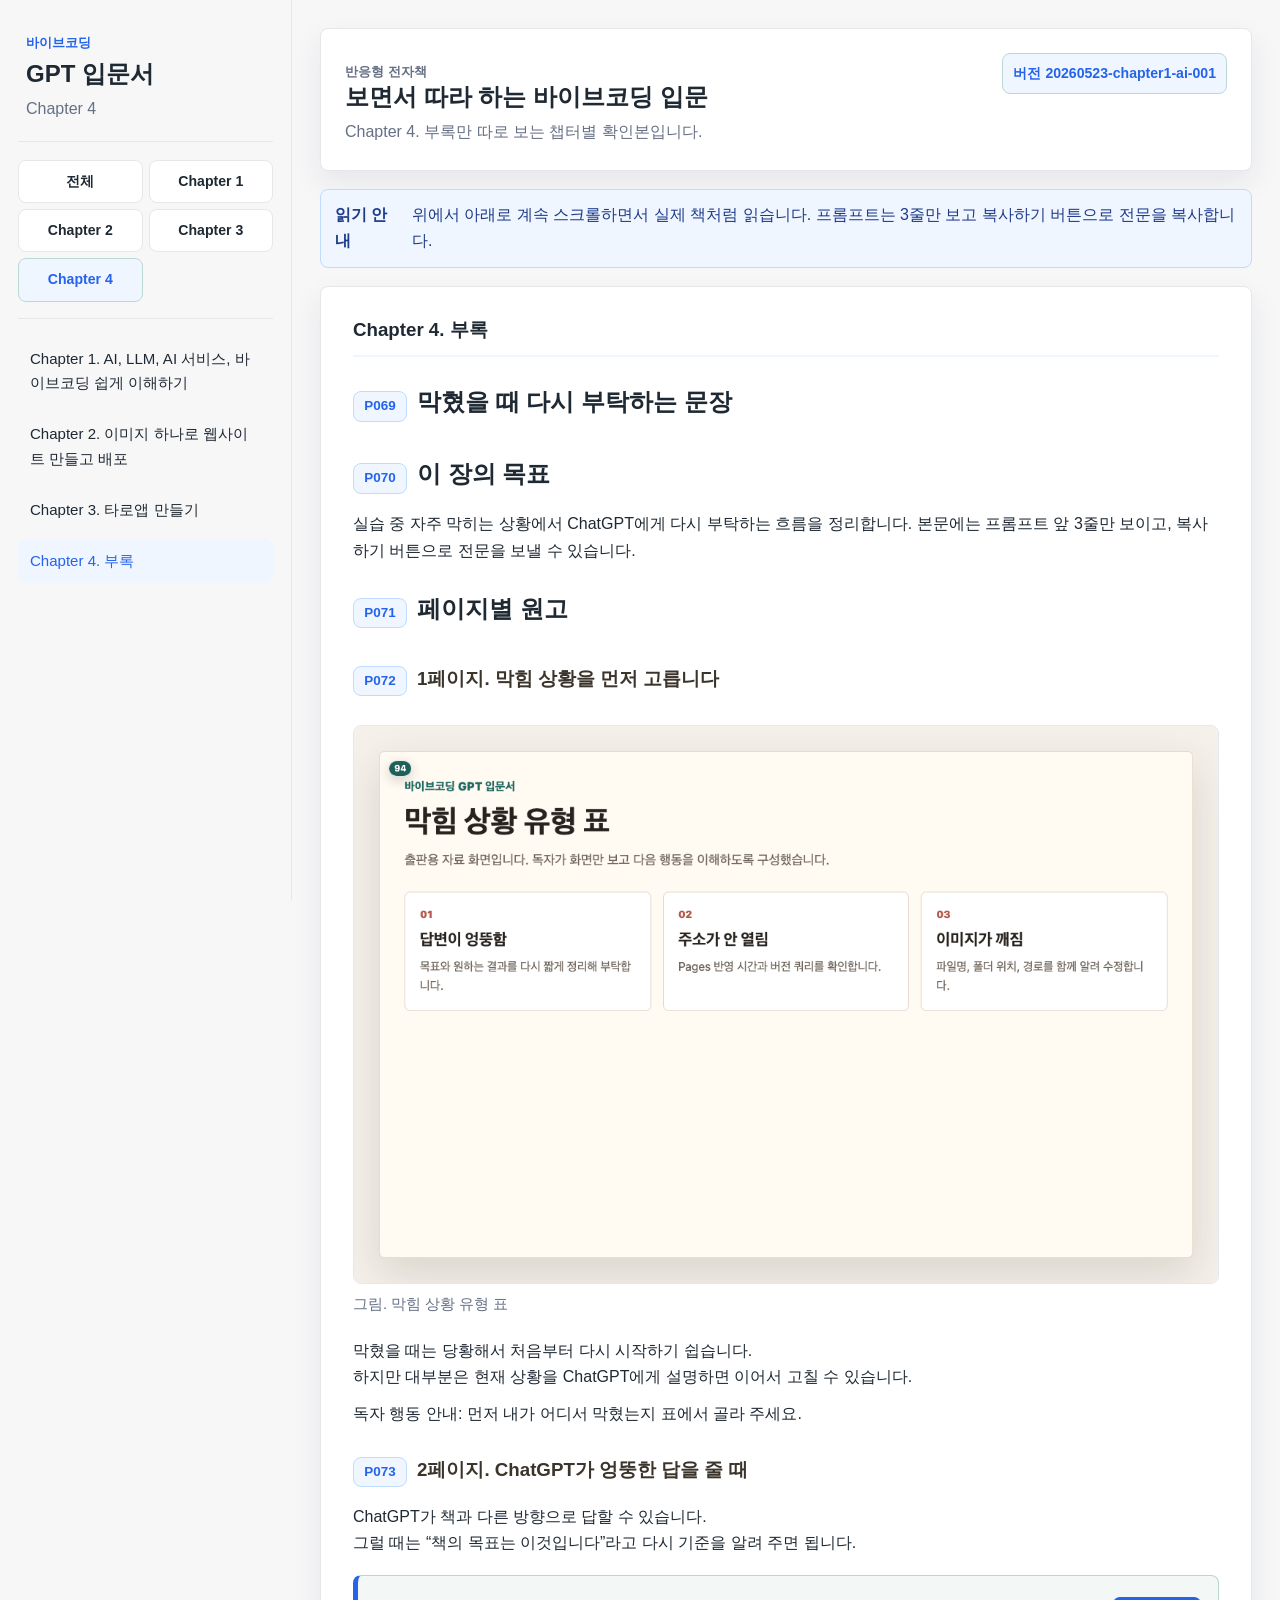
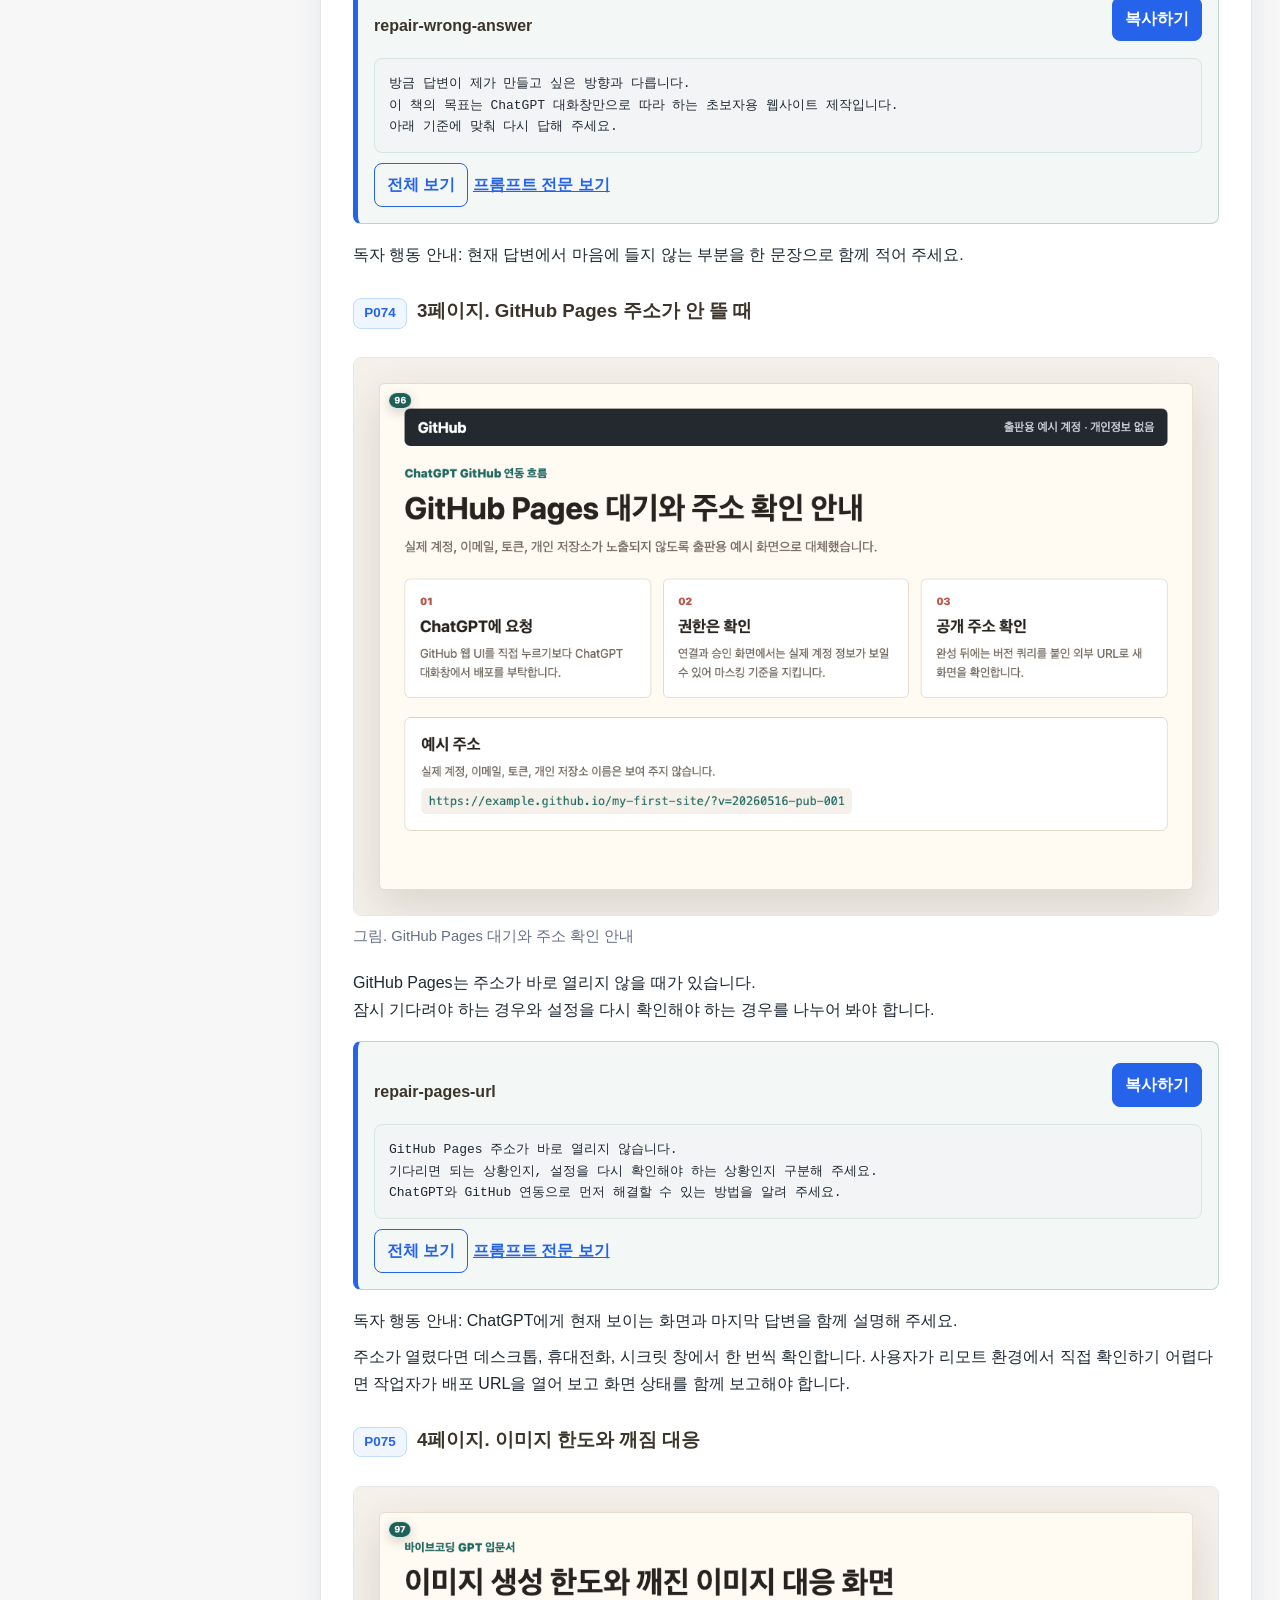
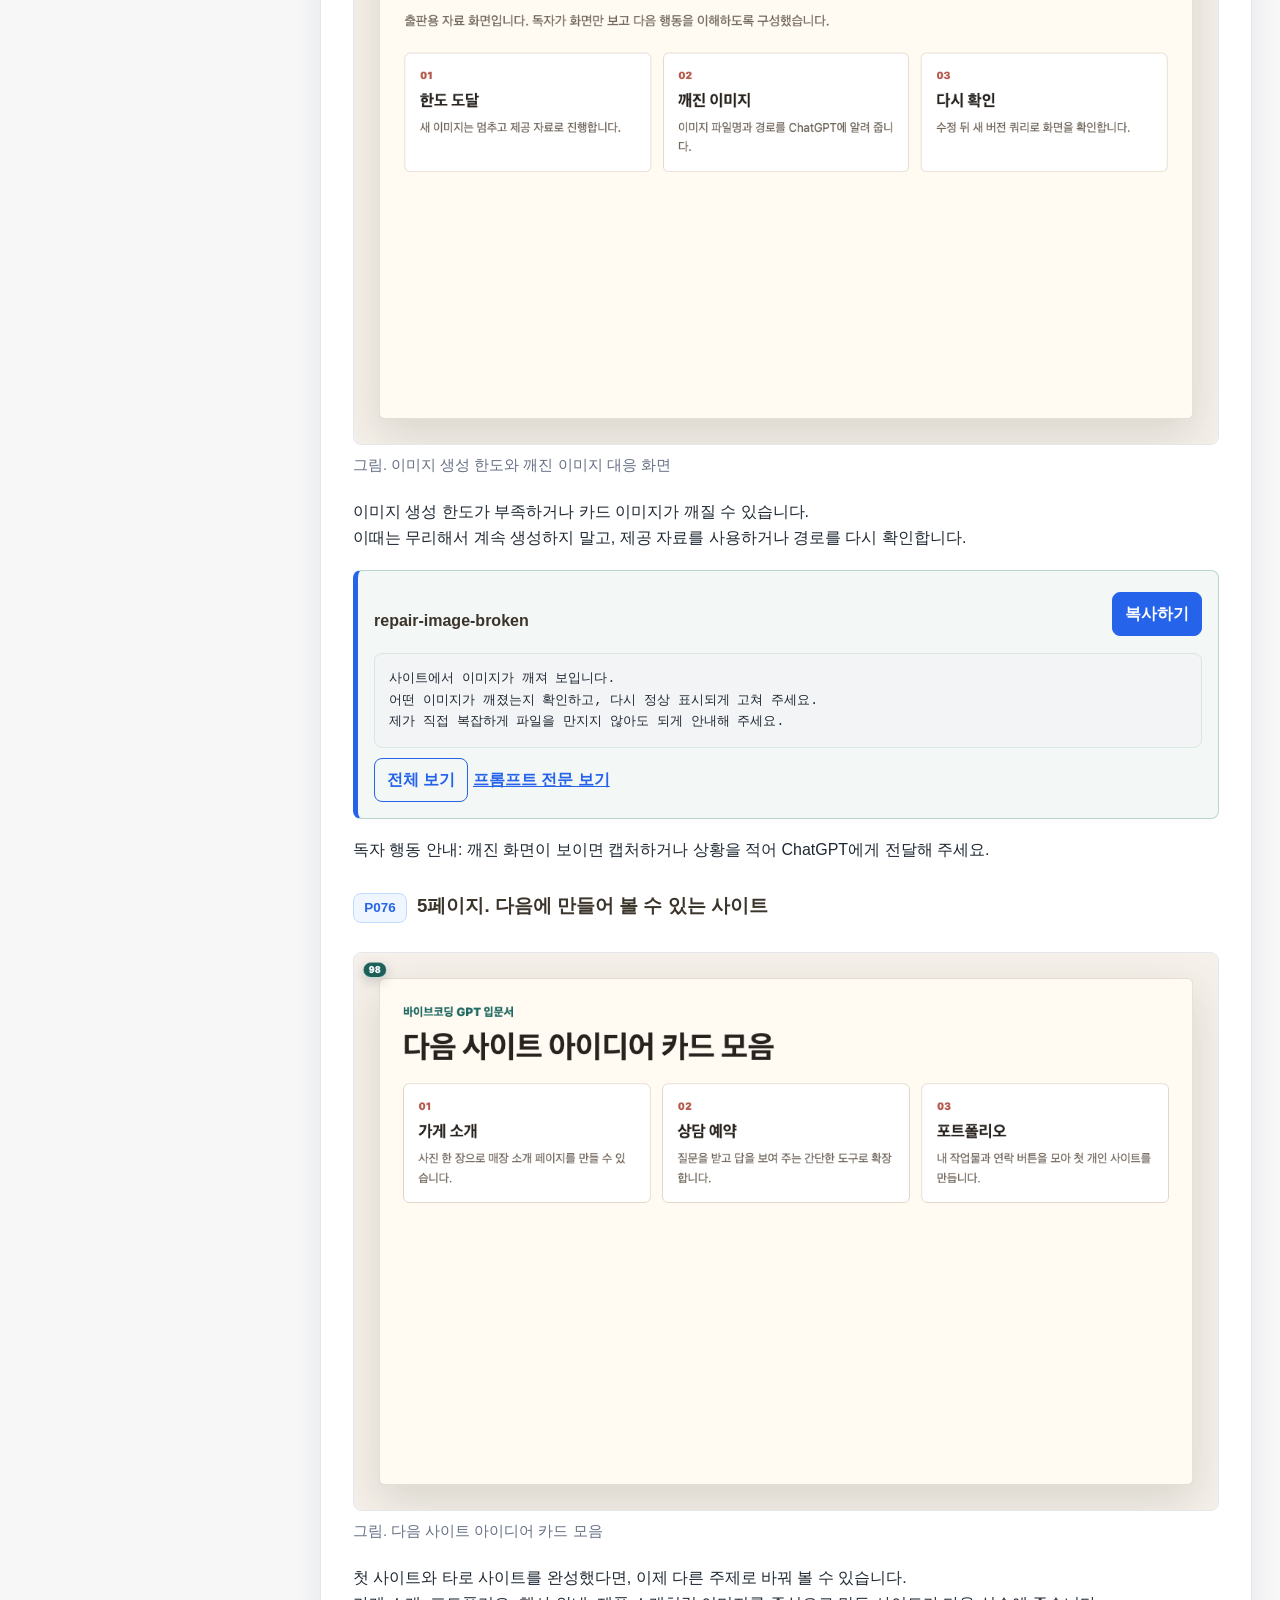
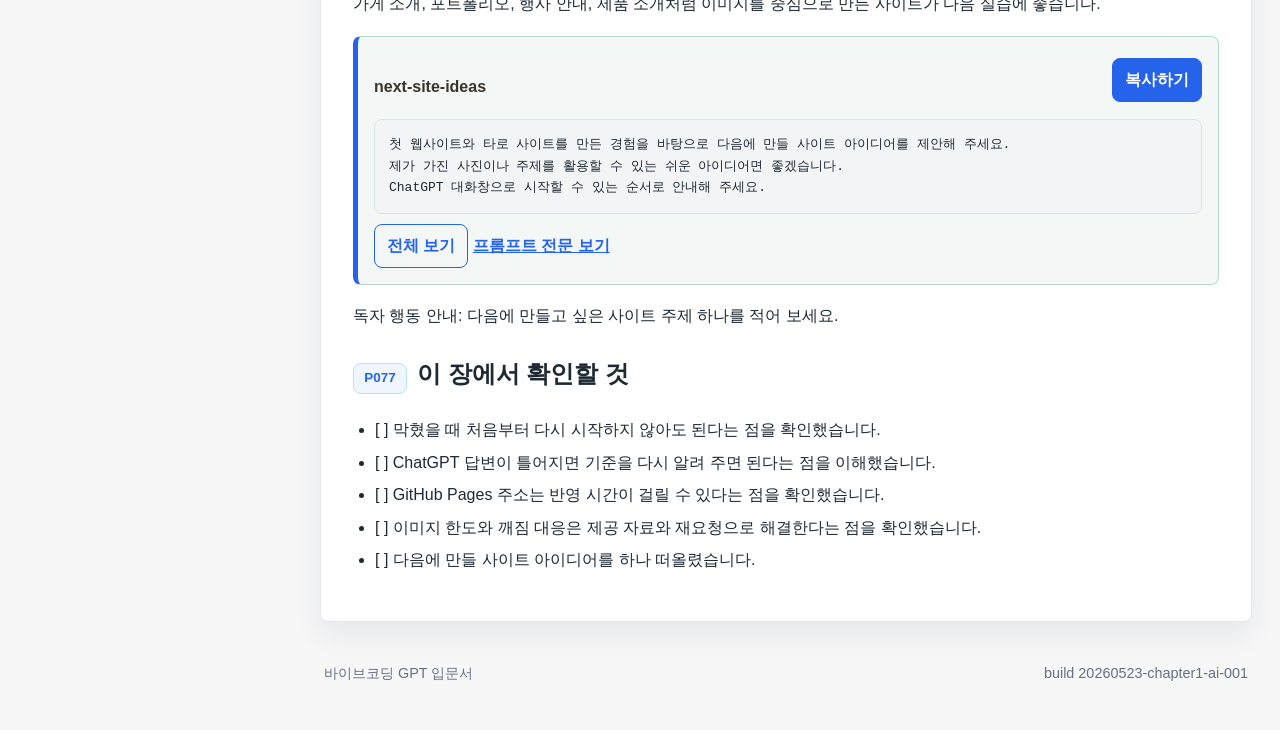
<file: webbook/chapter4.html>
<!doctype html>
<html lang="ko">
  <head>
    <meta charset="utf-8">
    <meta name="viewport" content="width=device-width, initial-scale=1">
    <meta http-equiv="Cache-Control" content="no-cache, no-store, must-revalidate">
    <meta http-equiv="Pragma" content="no-cache">
    <meta http-equiv="Expires" content="0">
    <title>보면서 따라 하는 바이브코딩 입문 - Chapter 4</title>
    <link rel="stylesheet" href="./assets/book.css?v=20260523-chapter1-ai-001">
  </head>
  <body>
    <!-- build: 20260523-chapter1-ai-001 -->
    <a class="skip-link" href="#book-content">본문으로 바로가기</a>
    <div class="app-shell">
      <aside class="book-sidebar" aria-label="전자책 목차">
        <div class="brand-block">
          <p class="series-label">바이브코딩</p>
          <h1>GPT 입문서</h1>
          <p>Chapter 4</p>
        </div>
        <nav class="mode-nav" aria-label="보기 방식"><a class="" href="./index.html?v=20260523-chapter1-ai-001">전체</a>
<a class="" href="./chapter1.html?v=20260523-chapter1-ai-001">Chapter 1</a>
<a class="" href="./chapter2.html?v=20260523-chapter1-ai-001">Chapter 2</a>
<a class="" href="./chapter3.html?v=20260523-chapter1-ai-001">Chapter 3</a>
<a class="is-active" href="./chapter4.html?v=20260523-chapter1-ai-001">Chapter 4</a></nav>
        <nav id="chapter-nav" class="chapter-nav"><a class="" href="./chapter1.html?v=20260523-chapter1-ai-001">Chapter 1. AI, LLM, AI 서비스, 바이브코딩 쉽게 이해하기</a>
<a class="" href="./chapter2.html?v=20260523-chapter1-ai-001">Chapter 2. 이미지 하나로 웹사이트 만들고 배포</a>
<a class="" href="./chapter3.html?v=20260523-chapter1-ai-001">Chapter 3. 타로앱 만들기</a>
<a class="is-active" href="./chapter4.html?v=20260523-chapter1-ai-001">Chapter 4. 부록</a></nav>
      </aside>

      <main class="book-main">
        <header class="book-header">
          <div>
            <p class="eyebrow">반응형 전자책</p>
            <h2>보면서 따라 하는 바이브코딩 입문</h2>
            <p>Chapter 4. 부록만 따로 보는 챕터별 확인본입니다.</p>
          </div>
          <div class="build-badge" aria-label="빌드 번호">버전 20260523-chapter1-ai-001</div>
        </header>

        <section class="reader-note" aria-label="읽기 안내">
          <strong>읽기 안내</strong>
          <span>위에서 아래로 계속 스크롤하면서 실제 책처럼 읽습니다. 프롬프트는 3줄만 보고 복사하기 버튼으로 전문을 복사합니다.</span>
        </section>

        <article id="book-content" class="book-content">

    <section id="chapter-04_chapter4" class="chapter" data-chapter="04_chapter4">
      <h1>Chapter 4. 부록</h1>
      
    <div class="page-heading" id="page-069">
      <a class="page-number" href="#page-069" aria-label="P069">P069</a>
      <h2>막혔을 때 다시 부탁하는 문장</h2>
    </div>
  

    <div class="page-heading" id="page-070">
      <a class="page-number" href="#page-070" aria-label="P070">P070</a>
      <h2>이 장의 목표</h2>
    </div>
  
<p>실습 중 자주 막히는 상황에서 ChatGPT에게 다시 부탁하는 흐름을 정리합니다. 본문에는 프롬프트 앞 3줄만 보이고, 복사하기 버튼으로 전문을 보낼 수 있습니다.</p>

    <div class="page-heading" id="page-071">
      <a class="page-number" href="#page-071" aria-label="P071">P071</a>
      <h2>페이지별 원고</h2>
    </div>
  

    <div class="page-heading" id="page-072">
      <a class="page-number" href="#page-072" aria-label="P072">P072</a>
      <h3>1페이지. 막힘 상황을 먼저 고릅니다</h3>
    </div>
  

    <figure class="image-frame" data-image-src="./images/ch09_01_problem_table.png">
      <img src="./images/ch09_01_problem_table.png?v=20260523-chapter1-ai-001" alt="막힘 상황 유형 표" loading="lazy">
      <figcaption>그림. 막힘 상황 유형 표</figcaption>
    </figure>
  
<p>막혔을 때는 당황해서 처음부터 다시 시작하기 쉽습니다.<br>하지만 대부분은 현재 상황을 ChatGPT에게 설명하면 이어서 고칠 수 있습니다.</p>
<p>독자 행동 안내: 먼저 내가 어디서 막혔는지 표에서 골라 주세요.</p>

    <div class="page-heading" id="page-073">
      <a class="page-number" href="#page-073" aria-label="P073">P073</a>
      <h3>2페이지. ChatGPT가 엉뚱한 답을 줄 때</h3>
    </div>
  
<p>ChatGPT가 책과 다른 방향으로 답할 수 있습니다.<br>그럴 때는 “책의 목표는 이것입니다”라고 다시 기준을 알려 주면 됩니다.</p>

    <section class="prompt-card" data-prompt-id="repair-wrong-answer">
      <div class="prompt-card__header">
        <h3 class="prompt-card__title">repair-wrong-answer</h3>
        <button class="prompt-card__copy" type="button" data-copy-value="방금 답변이 제가 만들고 싶은 방향과 다릅니다.
이 책의 목표는 ChatGPT 대화창만으로 따라 하는 초보자용 웹사이트 제작입니다.
아래 기준에 맞춰 다시 답해 주세요.

다시 맞춰야 할 기준:
- 저는 웹서핑과 유튜브 정도만 할 줄 아는 초보자입니다.
- 설명은 화면을 보고 따라 할 수 있게 해 주세요.
- 너무 전문적인 설명보다 다음 행동을 먼저 알려 주세요.
- 제가 원하는 결과는 웹에서 열리는 사이트입니다.

현재 답변에서 아쉬운 점:
- [여기에 아쉬운 점을 적어 주세요.]

위 기준에 맞춰 다시 정리해 주세요.">복사하기</button>
      </div>
      <pre class="prompt-card__preview">방금 답변이 제가 만들고 싶은 방향과 다릅니다.
이 책의 목표는 ChatGPT 대화창만으로 따라 하는 초보자용 웹사이트 제작입니다.
아래 기준에 맞춰 다시 답해 주세요.</pre>
      <button class="prompt-card__toggle" type="button">전체 보기</button>
      <pre class="prompt-card__full" hidden>방금 답변이 제가 만들고 싶은 방향과 다릅니다.
이 책의 목표는 ChatGPT 대화창만으로 따라 하는 초보자용 웹사이트 제작입니다.
아래 기준에 맞춰 다시 답해 주세요.

다시 맞춰야 할 기준:
- 저는 웹서핑과 유튜브 정도만 할 줄 아는 초보자입니다.
- 설명은 화면을 보고 따라 할 수 있게 해 주세요.
- 너무 전문적인 설명보다 다음 행동을 먼저 알려 주세요.
- 제가 원하는 결과는 웹에서 열리는 사이트입니다.

현재 답변에서 아쉬운 점:
- [여기에 아쉬운 점을 적어 주세요.]

위 기준에 맞춰 다시 정리해 주세요.</pre>
      <a class="prompt-card__epub-link" href="../prompts/repair-prompts.md?v=20260523-chapter1-ai-001">프롬프트 전문 보기</a>
    </section>
  
<p>독자 행동 안내: 현재 답변에서 마음에 들지 않는 부분을 한 문장으로 함께 적어 주세요.</p>

    <div class="page-heading" id="page-074">
      <a class="page-number" href="#page-074" aria-label="P074">P074</a>
      <h3>3페이지. GitHub Pages 주소가 안 뜰 때</h3>
    </div>
  

    <figure class="image-frame" data-image-src="./images/ch09_03_pages_wait.png">
      <img src="./images/ch09_03_pages_wait.png?v=20260523-chapter1-ai-001" alt="GitHub Pages 대기와 주소 확인 안내" loading="lazy">
      <figcaption>그림. GitHub Pages 대기와 주소 확인 안내</figcaption>
    </figure>
  
<p>GitHub Pages는 주소가 바로 열리지 않을 때가 있습니다.<br>잠시 기다려야 하는 경우와 설정을 다시 확인해야 하는 경우를 나누어 봐야 합니다.</p>

    <section class="prompt-card" data-prompt-id="repair-pages-url">
      <div class="prompt-card__header">
        <h3 class="prompt-card__title">repair-pages-url</h3>
        <button class="prompt-card__copy" type="button" data-copy-value="GitHub Pages 주소가 바로 열리지 않습니다.
기다리면 되는 상황인지, 설정을 다시 확인해야 하는 상황인지 구분해 주세요.
ChatGPT와 GitHub 연동으로 먼저 해결할 수 있는 방법을 알려 주세요.

현재 상황:
- 받은 주소: [여기에 주소를 붙여 넣어 주세요.]
- 보이는 화면: [예: 404 화면, 빈 화면, 예전 화면, 로딩 중]

저는 GitHub를 잘 모르는 초보자입니다.
먼저 몇 분 기다리면 되는 상황인지 알려 주세요.
그 다음 확인할 항목을 쉬운 순서로 알려 주세요.
제가 GitHub 화면을 직접 봐야 한다면, 눌러야 할 위치를 짧게 안내해 주세요.
최종 목표는 휴대전화와 컴퓨터에서 같은 최신 사이트가 열리는 것입니다.">복사하기</button>
      </div>
      <pre class="prompt-card__preview">GitHub Pages 주소가 바로 열리지 않습니다.
기다리면 되는 상황인지, 설정을 다시 확인해야 하는 상황인지 구분해 주세요.
ChatGPT와 GitHub 연동으로 먼저 해결할 수 있는 방법을 알려 주세요.</pre>
      <button class="prompt-card__toggle" type="button">전체 보기</button>
      <pre class="prompt-card__full" hidden>GitHub Pages 주소가 바로 열리지 않습니다.
기다리면 되는 상황인지, 설정을 다시 확인해야 하는 상황인지 구분해 주세요.
ChatGPT와 GitHub 연동으로 먼저 해결할 수 있는 방법을 알려 주세요.

현재 상황:
- 받은 주소: [여기에 주소를 붙여 넣어 주세요.]
- 보이는 화면: [예: 404 화면, 빈 화면, 예전 화면, 로딩 중]

저는 GitHub를 잘 모르는 초보자입니다.
먼저 몇 분 기다리면 되는 상황인지 알려 주세요.
그 다음 확인할 항목을 쉬운 순서로 알려 주세요.
제가 GitHub 화면을 직접 봐야 한다면, 눌러야 할 위치를 짧게 안내해 주세요.
최종 목표는 휴대전화와 컴퓨터에서 같은 최신 사이트가 열리는 것입니다.</pre>
      <a class="prompt-card__epub-link" href="../prompts/repair-prompts.md?v=20260523-chapter1-ai-001">프롬프트 전문 보기</a>
    </section>
  
<p>독자 행동 안내: ChatGPT에게 현재 보이는 화면과 마지막 답변을 함께 설명해 주세요.</p>
<p>주소가 열렸다면 데스크톱, 휴대전화, 시크릿 창에서 한 번씩 확인합니다. 사용자가 리모트 환경에서 직접 확인하기 어렵다면 작업자가 배포 URL을 열어 보고 화면 상태를 함께 보고해야 합니다.</p>

    <div class="page-heading" id="page-075">
      <a class="page-number" href="#page-075" aria-label="P075">P075</a>
      <h3>4페이지. 이미지 한도와 깨짐 대응</h3>
    </div>
  

    <figure class="image-frame" data-image-src="./images/ch09_04_image_limit_broken.png">
      <img src="./images/ch09_04_image_limit_broken.png?v=20260523-chapter1-ai-001" alt="이미지 생성 한도와 깨진 이미지 대응 화면" loading="lazy">
      <figcaption>그림. 이미지 생성 한도와 깨진 이미지 대응 화면</figcaption>
    </figure>
  
<p>이미지 생성 한도가 부족하거나 카드 이미지가 깨질 수 있습니다.<br>이때는 무리해서 계속 생성하지 말고, 제공 자료를 사용하거나 경로를 다시 확인합니다.</p>

    <section class="prompt-card" data-prompt-id="repair-image-broken">
      <div class="prompt-card__header">
        <h3 class="prompt-card__title">repair-image-broken</h3>
        <button class="prompt-card__copy" type="button" data-copy-value="사이트에서 이미지가 깨져 보입니다.
어떤 이미지가 깨졌는지 확인하고, 다시 정상 표시되게 고쳐 주세요.
제가 직접 복잡하게 파일을 만지지 않아도 되게 안내해 주세요.

깨져 보이는 위치:
- [예: 카드 뽑기 화면, 결과 화면, 메인 화면]

현재 보이는 모습:
- [예: 작은 깨진 아이콘, 빈 상자, 예전 이미지]

저는 초보자입니다.
이미지 이름이나 위치가 잘못된 것인지, 제공 자료가 빠진 것인지, 화면에서 불러오는 방식이 문제인지 쉽게 구분해 주세요.
가능하면 ChatGPT가 연결된 GitHub에서 고칠 수 있는 방식으로 안내해 주세요.
수정 후에는 데스크톱과 휴대전화에서 이미지가 정상 표시되는지 확인할 기준을 알려 주세요.">복사하기</button>
      </div>
      <pre class="prompt-card__preview">사이트에서 이미지가 깨져 보입니다.
어떤 이미지가 깨졌는지 확인하고, 다시 정상 표시되게 고쳐 주세요.
제가 직접 복잡하게 파일을 만지지 않아도 되게 안내해 주세요.</pre>
      <button class="prompt-card__toggle" type="button">전체 보기</button>
      <pre class="prompt-card__full" hidden>사이트에서 이미지가 깨져 보입니다.
어떤 이미지가 깨졌는지 확인하고, 다시 정상 표시되게 고쳐 주세요.
제가 직접 복잡하게 파일을 만지지 않아도 되게 안내해 주세요.

깨져 보이는 위치:
- [예: 카드 뽑기 화면, 결과 화면, 메인 화면]

현재 보이는 모습:
- [예: 작은 깨진 아이콘, 빈 상자, 예전 이미지]

저는 초보자입니다.
이미지 이름이나 위치가 잘못된 것인지, 제공 자료가 빠진 것인지, 화면에서 불러오는 방식이 문제인지 쉽게 구분해 주세요.
가능하면 ChatGPT가 연결된 GitHub에서 고칠 수 있는 방식으로 안내해 주세요.
수정 후에는 데스크톱과 휴대전화에서 이미지가 정상 표시되는지 확인할 기준을 알려 주세요.</pre>
      <a class="prompt-card__epub-link" href="../prompts/repair-prompts.md?v=20260523-chapter1-ai-001">프롬프트 전문 보기</a>
    </section>
  
<p>독자 행동 안내: 깨진 화면이 보이면 캡처하거나 상황을 적어 ChatGPT에게 전달해 주세요.</p>

    <div class="page-heading" id="page-076">
      <a class="page-number" href="#page-076" aria-label="P076">P076</a>
      <h3>5페이지. 다음에 만들어 볼 수 있는 사이트</h3>
    </div>
  

    <figure class="image-frame" data-image-src="./images/ch09_05_next_ideas.png">
      <img src="./images/ch09_05_next_ideas.png?v=20260523-chapter1-ai-001" alt="다음 사이트 아이디어 카드 모음" loading="lazy">
      <figcaption>그림. 다음 사이트 아이디어 카드 모음</figcaption>
    </figure>
  
<p>첫 사이트와 타로 사이트를 완성했다면, 이제 다른 주제로 바꿔 볼 수 있습니다.<br>가게 소개, 포트폴리오, 행사 안내, 제품 소개처럼 이미지를 중심으로 만든 사이트가 다음 실습에 좋습니다.</p>

    <section class="prompt-card" data-prompt-id="next-site-ideas">
      <div class="prompt-card__header">
        <h3 class="prompt-card__title">next-site-ideas</h3>
        <button class="prompt-card__copy" type="button" data-copy-value="첫 웹사이트와 타로 사이트를 만든 경험을 바탕으로 다음에 만들 사이트 아이디어를 제안해 주세요.
제가 가진 사진이나 주제를 활용할 수 있는 쉬운 아이디어면 좋겠습니다.
ChatGPT 대화창으로 시작할 수 있는 순서로 안내해 주세요.

저는 아직 초보자입니다.
너무 복잡한 회원가입 기능이나 결제 기능이 있는 사이트는 제외해 주세요.
가게 소개, 행사 안내, 제품 소개, 개인 포트폴리오, 취미 기록처럼 이미지와 짧은 글로 만들 수 있는 아이디어를 우선 제안해 주세요.
각 아이디어마다 어떤 이미지가 있으면 좋은지, 첫 프롬프트를 어떻게 시작하면 되는지 알려 주세요.
마지막에는 제가 가장 쉽게 시작할 수 있는 아이디어 1개를 추천해 주세요.">복사하기</button>
      </div>
      <pre class="prompt-card__preview">첫 웹사이트와 타로 사이트를 만든 경험을 바탕으로 다음에 만들 사이트 아이디어를 제안해 주세요.
제가 가진 사진이나 주제를 활용할 수 있는 쉬운 아이디어면 좋겠습니다.
ChatGPT 대화창으로 시작할 수 있는 순서로 안내해 주세요.</pre>
      <button class="prompt-card__toggle" type="button">전체 보기</button>
      <pre class="prompt-card__full" hidden>첫 웹사이트와 타로 사이트를 만든 경험을 바탕으로 다음에 만들 사이트 아이디어를 제안해 주세요.
제가 가진 사진이나 주제를 활용할 수 있는 쉬운 아이디어면 좋겠습니다.
ChatGPT 대화창으로 시작할 수 있는 순서로 안내해 주세요.

저는 아직 초보자입니다.
너무 복잡한 회원가입 기능이나 결제 기능이 있는 사이트는 제외해 주세요.
가게 소개, 행사 안내, 제품 소개, 개인 포트폴리오, 취미 기록처럼 이미지와 짧은 글로 만들 수 있는 아이디어를 우선 제안해 주세요.
각 아이디어마다 어떤 이미지가 있으면 좋은지, 첫 프롬프트를 어떻게 시작하면 되는지 알려 주세요.
마지막에는 제가 가장 쉽게 시작할 수 있는 아이디어 1개를 추천해 주세요.</pre>
      <a class="prompt-card__epub-link" href="../prompts/repair-prompts.md?v=20260523-chapter1-ai-001">프롬프트 전문 보기</a>
    </section>
  
<p>독자 행동 안내: 다음에 만들고 싶은 사이트 주제 하나를 적어 보세요.</p>

    <div class="page-heading" id="page-077">
      <a class="page-number" href="#page-077" aria-label="P077">P077</a>
      <h2>이 장에서 확인할 것</h2>
    </div>
  
<ul>
<li>[ ] 막혔을 때 처음부터 다시 시작하지 않아도 된다는 점을 확인했습니다.</li>
<li>[ ] ChatGPT 답변이 틀어지면 기준을 다시 알려 주면 된다는 점을 이해했습니다.</li>
<li>[ ] GitHub Pages 주소는 반영 시간이 걸릴 수 있다는 점을 확인했습니다.</li>
<li>[ ] 이미지 한도와 깨짐 대응은 제공 자료와 재요청으로 해결한다는 점을 확인했습니다.</li>
<li>[ ] 다음에 만들 사이트 아이디어를 하나 떠올렸습니다.</li>
</ul>
    </section>
  
        </article>

        <footer class="book-footer">
          <span>바이브코딩 GPT 입문서</span>
          <span>build 20260523-chapter1-ai-001</span>
        </footer>
      </main>
    </div>

    <script>
      document.addEventListener("click", async (event) => {
        const copyButton = event.target.closest("[data-copy-value]");
        const toggleButton = event.target.closest(".prompt-card__toggle");

        if (copyButton) {
          const value = copyButton.dataset.copyValue || "";
          try {
            if (navigator.clipboard && window.isSecureContext) {
              await navigator.clipboard.writeText(value);
            } else {
              const textarea = document.createElement("textarea");
              textarea.value = value;
              textarea.setAttribute("readonly", "");
              textarea.style.position = "fixed";
              textarea.style.top = "-1000px";
              textarea.style.left = "-1000px";
              document.body.appendChild(textarea);
              textarea.focus();
              textarea.select();
              document.execCommand("copy");
              textarea.remove();
            }
            copyButton.textContent = "복사됨";
            copyButton.classList.add("is-copied");
            window.setTimeout(() => {
              copyButton.textContent = "복사하기";
              copyButton.classList.remove("is-copied");
            }, 1500);
          } catch {
            copyButton.textContent = "직접 복사";
          }
        }

        if (toggleButton) {
          const card = toggleButton.closest(".prompt-card");
          const full = card && card.querySelector(".prompt-card__full");
          if (!full) return;
          const willOpen = full.hasAttribute("hidden");
          full.toggleAttribute("hidden", !willOpen);
          toggleButton.textContent = willOpen ? "접기" : "전체 보기";
        }
      });
    </script>
  </body>
</html>
</file>
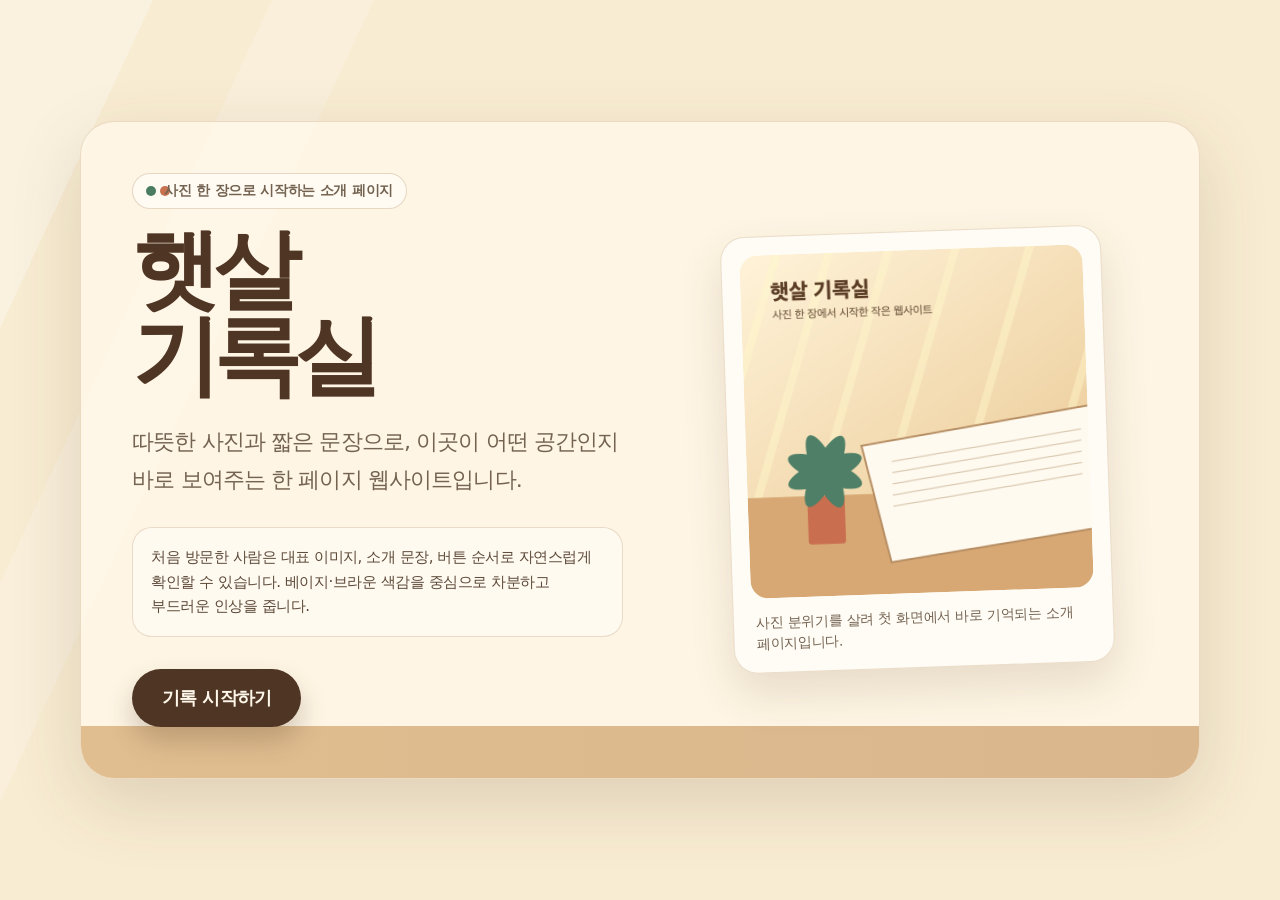
<file: webbook/images/_rejected/wrong-sample-first-site/actual-first-site-index.html>
<!doctype html>
<html lang="ko">
<head>
  <meta charset="utf-8" />
  <meta name="viewport" content="width=device-width, initial-scale=1" />
  <title>햇살 기록실 | 사진 한 장에서 시작한 작은 웹사이트</title>
  <meta name="description" content="따뜻한 사진 분위기를 살린 한 페이지 소개 웹사이트입니다." />

  <style>
    :root {
      --bg: #f8ecd2;
      --bg-soft: #fff8ea;
      --paper: #fffdf7;
      --ink: #4f3524;
      --muted: #746351;
      --line: #b48a5d;
      --leaf: #497c60;
      --terracotta: #c8734f;
      --gold: #d9b06f;
      --shadow: 0 24px 70px rgba(82, 55, 32, 0.16);
      --radius-xl: 34px;
      --radius-lg: 24px;
    }

    * {
      box-sizing: border-box;
    }

    html {
      scroll-behavior: smooth;
    }

    body {
      margin: 0;
      font-family: "Pretendard", "Apple SD Gothic Neo", "Noto Sans KR", system-ui, -apple-system, BlinkMacSystemFont, sans-serif;
      color: var(--ink);
      background:
        linear-gradient(115deg, rgba(255,255,255,0.30) 0 9%, transparent 9% 18%),
        linear-gradient(115deg, transparent 0 16%, rgba(255,255,255,0.18) 16% 22%, transparent 22% 100%),
        var(--bg);
    }

    a {
      color: inherit;
      text-decoration: none;
    }

    .page {
      min-height: 100dvh;
      display: grid;
      place-items: center;
      padding: 32px 18px;
    }

    .hero {
      width: min(1120px, 100%);
      display: grid;
      grid-template-columns: 1fr 0.94fr;
      align-items: center;
      gap: clamp(26px, 5vw, 74px);
      padding: clamp(24px, 4vw, 56px);
      border: 1px solid rgba(180, 138, 93, 0.26);
      border-radius: var(--radius-xl);
      background: rgba(255, 248, 234, 0.78);
      box-shadow: var(--shadow);
      overflow: hidden;
      position: relative;
    }

    .hero::before {
      content: "";
      position: absolute;
      inset: auto -10% -26% -10%;
      height: 34%;
      background: linear-gradient(90deg, rgba(214, 170, 111, 0.72), rgba(194, 142, 86, 0.62));
      z-index: 0;
    }

    .copy,
    .visual {
      position: relative;
      z-index: 1;
    }

    .eyebrow {
      display: inline-flex;
      align-items: center;
      gap: 8px;
      margin: 0 0 18px;
      padding: 8px 13px;
      border: 1px solid rgba(180, 138, 93, 0.32);
      border-radius: 999px;
      background: rgba(255, 253, 247, 0.78);
      color: var(--muted);
      font-size: 14px;
      font-weight: 800;
      letter-spacing: -0.02em;
    }

    .eyebrow::before {
      content: "";
      width: 10px;
      height: 10px;
      border-radius: 999px;
      background: var(--leaf);
      box-shadow: 14px 0 0 var(--terracotta);
    }

    h1 {
      margin: 0;
      font-size: clamp(46px, 8vw, 88px);
      line-height: 0.98;
      letter-spacing: -0.08em;
      font-weight: 900;
    }

    .lead {
      margin: 24px 0 0;
      max-width: 560px;
      color: var(--muted);
      font-size: clamp(18px, 2vw, 22px);
      line-height: 1.72;
      letter-spacing: -0.04em;
      word-break: keep-all;
    }

    .summary-box {
      margin: 28px 0 0;
      padding: 17px 18px;
      border: 1px solid rgba(180, 138, 93, 0.28);
      border-radius: 20px;
      background: rgba(255, 253, 247, 0.68);
      color: #5d4a39;
      font-size: 15px;
      line-height: 1.65;
      letter-spacing: -0.03em;
      word-break: keep-all;
    }

    .cta {
      display: inline-flex;
      justify-content: center;
      align-items: center;
      min-height: 58px;
      margin-top: 32px;
      padding: 0 30px;
      border-radius: 999px;
      background: var(--ink);
      color: #fff8ea;
      font-size: 18px;
      font-weight: 900;
      letter-spacing: -0.04em;
      box-shadow: 0 14px 26px rgba(79, 53, 36, 0.24);
      transition: transform 180ms ease, box-shadow 180ms ease, background 180ms ease;
    }

    .cta:hover {
      transform: translateY(-2px);
      background: #3f2a1d;
      box-shadow: 0 18px 34px rgba(79, 53, 36, 0.28);
    }

    .visual-card {
      padding: clamp(12px, 2vw, 18px);
      border: 1px solid rgba(180, 138, 93, 0.28);
      border-radius: var(--radius-lg);
      background: rgba(255, 253, 247, 0.9);
      transform: rotate(-2deg);
      box-shadow: 0 20px 44px rgba(92, 63, 36, 0.14);
    }

    .visual-card img {
      display: block;
      width: 100%;
      height: auto;
      border-radius: 18px;
      aspect-ratio: 1 / 1;
      object-fit: cover;
    }

    .caption {
      margin: 14px 4px 0;
      color: var(--muted);
      font-size: 14px;
      line-height: 1.5;
      letter-spacing: -0.02em;
    }

    @media (max-width: 820px) {
      .page {
        min-height: auto;
        padding: 14px;
        place-items: start center;
      }

      .hero {
        grid-template-columns: 1fr;
        gap: 22px;
        padding: 22px 16px 18px;
        border-radius: 28px;
      }

      .hero::before {
        height: 20%;
        opacity: 0.72;
      }

      .copy {
        text-align: center;
      }

      .eyebrow {
        margin-bottom: 13px;
        font-size: 13px;
      }

      h1 {
        font-size: clamp(48px, 14.5vw, 64px);
        line-height: 0.95;
        letter-spacing: -0.09em;
      }

      .lead {
        max-width: 24rem;
        margin: 17px auto 0;
        font-size: 18px;
        line-height: 1.55;
      }

      .summary-box {
        display: none;
      }

      .cta {
        width: min(100%, 360px);
        min-height: 62px;
        margin-top: 22px;
        font-size: 19px;
        box-shadow: 0 16px 30px rgba(79, 53, 36, 0.28);
      }

      .visual-card {
        width: min(100%, 420px);
        margin: 0 auto;
        padding: 10px;
        border-radius: 22px;
        transform: rotate(0);
      }

      .visual-card img {
        border-radius: 16px;
        max-height: 42vh;
        object-fit: cover;
      }

      .caption {
        margin-top: 10px;
        text-align: center;
        font-size: 13px;
      }
    }

    @media (max-width: 420px) {
      .page {
        padding: 10px;
      }

      .hero {
        padding: 20px 14px 16px;
        gap: 18px;
      }

      .eyebrow {
        padding: 7px 11px;
        font-size: 12px;
      }

      h1 {
        font-size: 50px;
      }

      .lead {
        font-size: 17px;
      }

      .cta {
        width: 100%;
        min-height: 60px;
      }

      .visual-card img {
        max-height: 38vh;
      }
    }
  </style>
</head>

<body>
  <main class="page">
    <section class="hero" aria-labelledby="site-title">
      <div class="copy">
        <p class="eyebrow">사진 한 장으로 시작하는 소개 페이지</p>

        <h1 id="site-title">햇살<br />기록실</h1>

        <p class="lead">
          따뜻한 사진과 짧은 문장으로, 이곳이 어떤 공간인지 바로 보여주는
          한 페이지 웹사이트입니다.
        </p>

        <div class="summary-box">
          처음 방문한 사람은 대표 이미지, 소개 문장, 버튼 순서로 자연스럽게 확인할 수 있습니다.
          베이지·브라운 색감을 중심으로 차분하고 부드러운 인상을 줍니다.
        </div>

        <a class="cta" href="mailto:hello@example.com" aria-label="메일로 기록 시작하기">
          기록 시작하기
        </a>
      </div>

      <div class="visual" aria-label="대표 이미지 영역">
        <figure class="visual-card">
          <img src="sample-image.png" alt="햇살 기록실이라는 문구와 식물, 종이가 놓인 따뜻한 일러스트 이미지" />
          <figcaption class="caption">
            사진 분위기를 살려 첫 화면에서 바로 기억되는 소개 페이지입니다.
          </figcaption>
        </figure>
      </div>
    </section>
  </main>
</body>
</html>
</file>
<file: webbook/assets/book.css>
:root {
  --bg: #f7f7f8;
  --paper: #ffffff;
  --ink: #1f2933;
  --muted: #667085;
  --line: #e5e7eb;
  --teal: #2563eb;
  --teal-soft: #eff6ff;
  --coral: #2563eb;
  --gold: #667085;
  --code-bg: #f3f4f6;
  --shadow: 0 12px 30px rgba(31, 41, 51, 0.08);
  --radius: 8px;
  color-scheme: light;
}

* {
  box-sizing: border-box;
}

html {
  scroll-behavior: smooth;
}

body {
  margin: 0;
  background: var(--bg);
  color: var(--ink);
  font-family: -apple-system, BlinkMacSystemFont, "Segoe UI", sans-serif;
  line-height: 1.65;
}

button,
input,
textarea {
  font: inherit;
}

.skip-link {
  position: absolute;
  left: 16px;
  top: -48px;
  z-index: 20;
  padding: 10px 14px;
  background: var(--ink);
  color: #fff;
  border-radius: var(--radius);
  transition: top 0.2s ease;
}

.skip-link:focus {
  top: 16px;
}

.app-shell {
  display: grid;
  grid-template-columns: 292px minmax(0, 1fr);
  min-height: 100vh;
}

.book-sidebar {
  position: sticky;
  top: 0;
  height: 100vh;
  overflow-y: auto;
  padding: 28px 18px;
  background: #f7f7f8;
  border-right: 1px solid var(--line);
}

.brand-block {
  padding: 4px 8px 18px;
  border-bottom: 1px solid var(--line);
}

.series-label,
.eyebrow {
  margin: 0 0 6px;
  color: var(--teal);
  font-size: 0.84rem;
  font-weight: 800;
}

.brand-block h1,
.book-header h2 {
  margin: 0;
  line-height: 1.18;
}

.brand-block p:last-child,
.book-header p {
  margin: 8px 0 0;
  color: var(--muted);
}

.chapter-nav {
  display: grid;
  gap: 6px;
  margin-top: 18px;
}

.mode-nav {
  display: grid;
  grid-template-columns: repeat(2, minmax(0, 1fr));
  gap: 6px;
  margin-top: 18px;
  padding-bottom: 16px;
  border-bottom: 1px solid var(--line);
}

.mode-nav a {
  display: block;
  padding: 9px 10px;
  border: 1px solid var(--line);
  border-radius: var(--radius);
  color: var(--ink);
  text-align: center;
  text-decoration: none;
  font-size: 0.88rem;
  font-weight: 800;
  background: #fff;
}

.chapter-nav a {
  display: block;
  padding: 10px 12px;
  border-radius: var(--radius);
  color: var(--ink);
  text-decoration: none;
  font-size: 0.94rem;
}

.chapter-nav a:hover,
.chapter-nav a:focus,
.mode-nav a:hover,
.mode-nav a:focus {
  background: var(--paper);
  outline: 2px solid transparent;
}

.chapter-nav a.is-active,
.mode-nav a.is-active {
  background: var(--teal-soft);
  border-color: #b9d9d2;
  color: var(--teal);
}

.book-main {
  min-width: 0;
  padding: 28px;
}

.book-header {
  display: flex;
  align-items: flex-start;
  justify-content: space-between;
  gap: 20px;
  max-width: 1040px;
  margin: 0 auto 18px;
  padding: 24px;
  background: var(--paper);
  border: 1px solid var(--line);
  border-radius: var(--radius);
  box-shadow: var(--shadow);
}

.build-badge {
  flex: 0 0 auto;
  padding: 8px 10px;
  background: var(--teal-soft);
  color: var(--teal);
  border: 1px solid #b9d9d2;
  border-radius: var(--radius);
  font-size: 0.88rem;
  font-weight: 800;
}

.reader-note {
  display: flex;
  gap: 10px;
  max-width: 1040px;
  margin: 0 auto 18px;
  padding: 12px 14px;
  background: #eff6ff;
  border: 1px solid #bfdbfe;
  border-radius: var(--radius);
  color: #1e3a8a;
}

.book-content {
  max-width: 1040px;
  margin: 0 auto;
}

.chapter {
  margin: 0 0 24px;
  padding: 32px;
  background: var(--paper);
  border: 1px solid var(--line);
  border-radius: var(--radius);
  box-shadow: var(--shadow);
}

.chapter h1 {
  margin: 0 0 18px;
  padding-bottom: 14px;
  border-bottom: 2px solid var(--teal-soft);
  line-height: 1.22;
}

.chapter h2 {
  margin: 30px 0 12px;
  line-height: 1.25;
}

.chapter h3 {
  margin: 24px 0 10px;
  color: #3b342b;
  line-height: 1.28;
}

.page-heading {
  display: grid;
  grid-template-columns: auto minmax(0, 1fr);
  gap: 10px;
  align-items: baseline;
  margin-top: 30px;
  scroll-margin-top: 18px;
}

.page-heading h2,
.page-heading h3 {
  margin: 0 0 12px;
}

.page-number {
  display: inline-flex;
  min-width: 54px;
  min-height: 30px;
  align-items: center;
  justify-content: center;
  padding: 3px 8px;
  border: 1px solid #bfdbfe;
  border-radius: var(--radius);
  background: #eff6ff;
  color: var(--teal);
  font-size: 0.84rem;
  font-weight: 900;
  text-decoration: none;
}

.page-number:hover,
.page-number:focus {
  background: #dbeafe;
  outline: 2px solid transparent;
}

.chapter p {
  margin: 10px 0;
}

.chapter ul {
  padding-left: 22px;
}

.chapter li {
  margin: 6px 0;
}

.book-table {
  width: 100%;
  margin: 18px 0;
  border-collapse: collapse;
  border: 1px solid var(--line);
  border-radius: var(--radius);
  overflow: hidden;
  background: #fff;
  font-size: 0.96rem;
}

.book-table th,
.book-table td {
  padding: 12px 14px;
  border: 1px solid var(--line);
  vertical-align: top;
  text-align: left;
}

.book-table th {
  background: var(--teal-soft);
  color: var(--teal);
  font-weight: 900;
}

.book-table td:first-child {
  width: 130px;
  font-weight: 900;
}

.chapter code {
  padding: 2px 5px;
  background: var(--code-bg);
  border-radius: 5px;
}

.chapter pre {
  overflow-x: auto;
  padding: 14px;
  background: var(--code-bg);
  border-radius: var(--radius);
  white-space: pre-wrap;
  overflow-wrap: anywhere;
}

.image-frame {
  margin: 22px 0;
}

.image-frame img {
  display: block;
  width: 100%;
  max-width: 100%;
  height: auto;
  border: 1px solid var(--line);
  border-radius: var(--radius);
  background: #fff;
}

.image-frame figcaption {
  margin-top: 8px;
  color: var(--muted);
  font-size: 0.92rem;
}

.loading-box,
.error-box {
  padding: 24px;
  background: var(--paper);
  border: 1px solid var(--line);
  border-radius: var(--radius);
}

.prompt-card {
  position: relative;
  margin: 18px 0;
  padding: 16px;
  background: #f3f7f5;
  border: 1px solid #b8d5cf;
  border-left: 5px solid var(--teal);
  border-radius: var(--radius);
}

.prompt-card__header {
  display: flex;
  align-items: center;
  justify-content: space-between;
  gap: 12px;
  margin-bottom: 12px;
}

.prompt-card__title {
  margin: 0;
  color: var(--teal);
  font-size: 1rem;
}

.prompt-card__copy,
.prompt-card__toggle {
  min-height: 40px;
  padding: 8px 12px;
  border: 1px solid var(--teal);
  border-radius: var(--radius);
  background: var(--teal);
  color: #fff;
  cursor: pointer;
  font-weight: 800;
}

.prompt-card__copy.is-copied {
  background: var(--coral);
  border-color: var(--coral);
}

.prompt-card__toggle {
  margin-top: 10px;
  background: transparent;
  color: var(--teal);
}

.prompt-card__preview,
.prompt-card__full {
  margin: 0;
  padding: 12px;
  background: #fff;
  border: 1px solid #d8e7e3;
  border-radius: var(--radius);
  white-space: pre-wrap;
  word-break: keep-all;
  overflow-wrap: anywhere;
}

.prompt-card__full {
  margin-top: 10px;
}

.prompt-card__epub-link {
  display: inline-block;
  margin-top: 10px;
  color: var(--teal);
  font-weight: 800;
}

.book-footer {
  display: flex;
  justify-content: space-between;
  max-width: 1040px;
  margin: 24px auto 0;
  padding: 16px 4px;
  color: var(--muted);
  font-size: 0.9rem;
}

@media (max-width: 900px) {
  .app-shell {
    display: block;
  }

  .book-sidebar {
    position: static;
    height: auto;
    max-height: none;
    border-right: 0;
    border-bottom: 1px solid var(--line);
  }

  .chapter-nav {
    grid-template-columns: repeat(2, minmax(0, 1fr));
  }

  .mode-nav {
    grid-template-columns: repeat(5, minmax(0, 1fr));
  }

  .book-main {
    padding: 18px;
  }
}

@media (max-width: 560px) {
  .book-sidebar {
    padding: 18px 12px;
  }

  .chapter-nav {
    grid-template-columns: 1fr;
  }

  .mode-nav {
    grid-template-columns: repeat(2, minmax(0, 1fr));
  }

  .book-main {
    padding: 12px;
  }

  .book-header,
  .reader-note,
  .book-footer {
    display: block;
  }

  .build-badge {
    display: inline-block;
    margin-top: 14px;
  }

  .chapter {
    padding: 20px 16px;
  }

  .chapter h1 {
    font-size: 1.55rem;
  }

  .chapter h2 {
    font-size: 1.24rem;
  }

  .chapter h3 {
    font-size: 1.05rem;
  }

  .prompt-card__header {
    align-items: stretch;
    flex-direction: column;
  }

  .prompt-card__copy,
  .prompt-card__toggle {
    width: 100%;
  }
}
</file>
<file: examples/tarot-site/assets/style.css>
:root {
  --bg: #f5f1ea;
  --panel: #fffaf2;
  --ink: #2a2420;
  --muted: #72675e;
  --line: #dfd4c5;
  --violet: #5f4b8b;
  --teal: #226b63;
  --rose: #ba5a61;
  --gold: #a6782d;
  --radius: 8px;
  color-scheme: light;
}

* {
  box-sizing: border-box;
}

body {
  margin: 0;
  min-height: 100vh;
  background: var(--bg);
  color: var(--ink);
  font-family: -apple-system, BlinkMacSystemFont, "Segoe UI", sans-serif;
}

button,
textarea {
  font: inherit;
}

.tarot-app {
  width: min(1080px, calc(100% - 32px));
  margin: 0 auto;
  padding: 28px 0;
}

.screen {
  display: none;
  min-height: calc(100vh - 56px);
  padding: 28px;
  background: var(--panel);
  border: 1px solid var(--line);
  border-radius: var(--radius);
  box-shadow: 0 22px 56px rgba(47, 39, 29, 0.14);
}

.screen.is-active {
  display: block;
}

.screen[data-screen="home"] {
  display: none;
  align-items: center;
}

.screen[data-screen="home"].is-active {
  display: flex;
}

.intro-copy {
  max-width: 680px;
}

.eyebrow {
  margin: 0 0 8px;
  color: var(--teal);
  font-weight: 900;
}

h1,
h2,
h3 {
  margin: 0;
  line-height: 1.18;
}

h1 {
  font-size: clamp(2.5rem, 8vw, 5.5rem);
}

h2 {
  font-size: clamp(1.7rem, 5vw, 3rem);
}

.intro-copy p:not(.eyebrow),
.section-heading p:not(.eyebrow) {
  max-width: 660px;
  color: var(--muted);
  line-height: 1.75;
}

.primary-button,
.secondary-button,
.topic-card,
.tarot-card,
.close-dialog {
  min-height: 44px;
  border-radius: var(--radius);
  cursor: pointer;
  font-weight: 800;
}

.primary-button {
  margin-top: 18px;
  padding: 0 18px;
  border: 1px solid var(--teal);
  background: var(--teal);
  color: #fff;
}

.primary-button:disabled {
  cursor: not-allowed;
  opacity: 0.48;
}

.secondary-button {
  margin-top: 18px;
  padding: 0 18px;
  border: 1px solid var(--violet);
  background: #fff;
  color: var(--violet);
}

.topic-grid {
  display: grid;
  grid-template-columns: repeat(4, minmax(0, 1fr));
  gap: 14px;
  margin-top: 24px;
}

.topic-card {
  min-height: 150px;
  padding: 18px;
  border: 1px solid var(--line);
  background: #fff;
  text-align: left;
  color: var(--ink);
}

.topic-card strong {
  display: block;
  margin-bottom: 8px;
  color: var(--violet);
  font-size: 1.08rem;
}

.topic-card span {
  color: var(--muted);
  line-height: 1.55;
}

.question-box {
  display: grid;
  gap: 8px;
  margin-top: 24px;
  font-weight: 800;
}

textarea {
  width: 100%;
  padding: 14px;
  border: 1px solid var(--line);
  border-radius: var(--radius);
  resize: vertical;
  color: var(--ink);
}

.helper {
  min-height: 26px;
  color: var(--rose);
  font-weight: 800;
}

.card-grid {
  display: grid;
  grid-template-columns: repeat(6, minmax(0, 1fr));
  gap: 14px;
  margin: 24px 0 8px;
}

.tarot-card {
  position: relative;
  padding: 10px;
  border: 2px solid transparent;
  background: #fff;
}

.tarot-card.is-selected {
  border-color: var(--gold);
  box-shadow: 0 0 0 3px rgba(166, 120, 45, 0.18);
}

.tarot-card.is-selected::after {
  content: attr(data-order);
  position: absolute;
  top: 8px;
  right: 8px;
  display: grid;
  width: 28px;
  height: 28px;
  place-items: center;
  border-radius: 999px;
  background: var(--gold);
  color: #fff;
  font-size: 0.9rem;
  font-weight: 900;
}

.card-back {
  display: grid;
  min-height: 152px;
  place-items: center;
  gap: 8px;
  padding: 16px 10px;
  border-radius: 6px;
  background:
    linear-gradient(135deg, rgba(95, 75, 139, 0.92), rgba(34, 107, 99, 0.9)),
    #5f4b8b;
  color: #fff;
  text-align: center;
}

.card-back__mark {
  font-size: 0.78rem;
  letter-spacing: 0;
  opacity: 0.82;
}

.card-back strong {
  font-size: 1.85rem;
}

.tarot-card img,
.result-card img,
.card-dialog img {
  display: block;
  width: 100%;
  border-radius: 6px;
}

.tarot-card span {
  display: block;
  margin-top: 8px;
  color: var(--muted);
  font-size: 0.9rem;
}

.result-grid {
  display: grid;
  grid-template-columns: repeat(3, minmax(0, 1fr));
  gap: 16px;
  margin-top: 24px;
}

.result-card,
.summary-box,
.history-card,
.reading-field {
  padding: 16px;
  border: 1px solid var(--line);
  background: #fff;
  border-radius: var(--radius);
}

.result-card button {
  margin-top: 10px;
  padding: 8px 10px;
  border: 1px solid var(--violet);
  border-radius: var(--radius);
  background: transparent;
  color: var(--violet);
  font-weight: 800;
  cursor: pointer;
}

.result-card h3,
.summary-box h3,
.history-card h3,
.reading-field h3 {
  margin-top: 12px;
}

.result-card p,
.summary-box p,
.history-card p,
.reading-field p {
  color: var(--muted);
  line-height: 1.65;
}

.orientation-pill {
  display: inline-flex;
  margin-top: 10px;
  padding: 4px 8px;
  border-radius: 999px;
  background: #f2eadc;
  color: var(--gold);
  font-size: 0.82rem;
  font-weight: 900;
}

.text-card {
  display: grid;
  min-height: 210px;
  place-items: center;
  gap: 8px;
  padding: 18px;
  border-radius: 6px;
  background: #f4efe7;
  text-align: center;
}

.text-card span {
  color: var(--gold);
  font-weight: 900;
}

.text-card strong {
  font-size: 1.22rem;
}

.reading-grid {
  display: grid;
  grid-template-columns: repeat(5, minmax(0, 1fr));
  gap: 12px;
  margin-top: 16px;
}

.reading-field span,
.history-date {
  color: var(--teal);
  font-size: 0.86rem;
  font-weight: 900;
}

.button-row {
  display: flex;
  gap: 10px;
  flex-wrap: wrap;
}

.history-list {
  display: grid;
  gap: 12px;
  margin-top: 20px;
}

.card-dialog {
  width: min(420px, calc(100% - 32px));
  border: 1px solid var(--line);
  border-radius: var(--radius);
  padding: 20px;
  background: var(--panel);
  color: var(--ink);
}

.card-dialog::backdrop {
  background: rgba(31, 25, 19, 0.42);
}

.close-dialog {
  float: right;
  padding: 0 12px;
  border: 1px solid var(--line);
  background: #fff;
}

@media (max-width: 820px) {
  .topic-grid,
  .result-grid,
  .reading-grid {
    grid-template-columns: 1fr 1fr;
  }

  .card-grid {
    grid-template-columns: repeat(3, minmax(0, 1fr));
  }
}

@media (max-width: 520px) {
  .tarot-app {
    width: min(100% - 24px, 440px);
    padding: 12px 0;
  }

  .screen {
    min-height: calc(100vh - 24px);
    padding: 18px;
  }

  .topic-grid,
  .result-grid,
  .reading-grid {
    grid-template-columns: 1fr;
  }

  .card-grid {
    grid-template-columns: repeat(2, minmax(0, 1fr));
  }

  .button-row {
    display: grid;
  }
}
</file>
